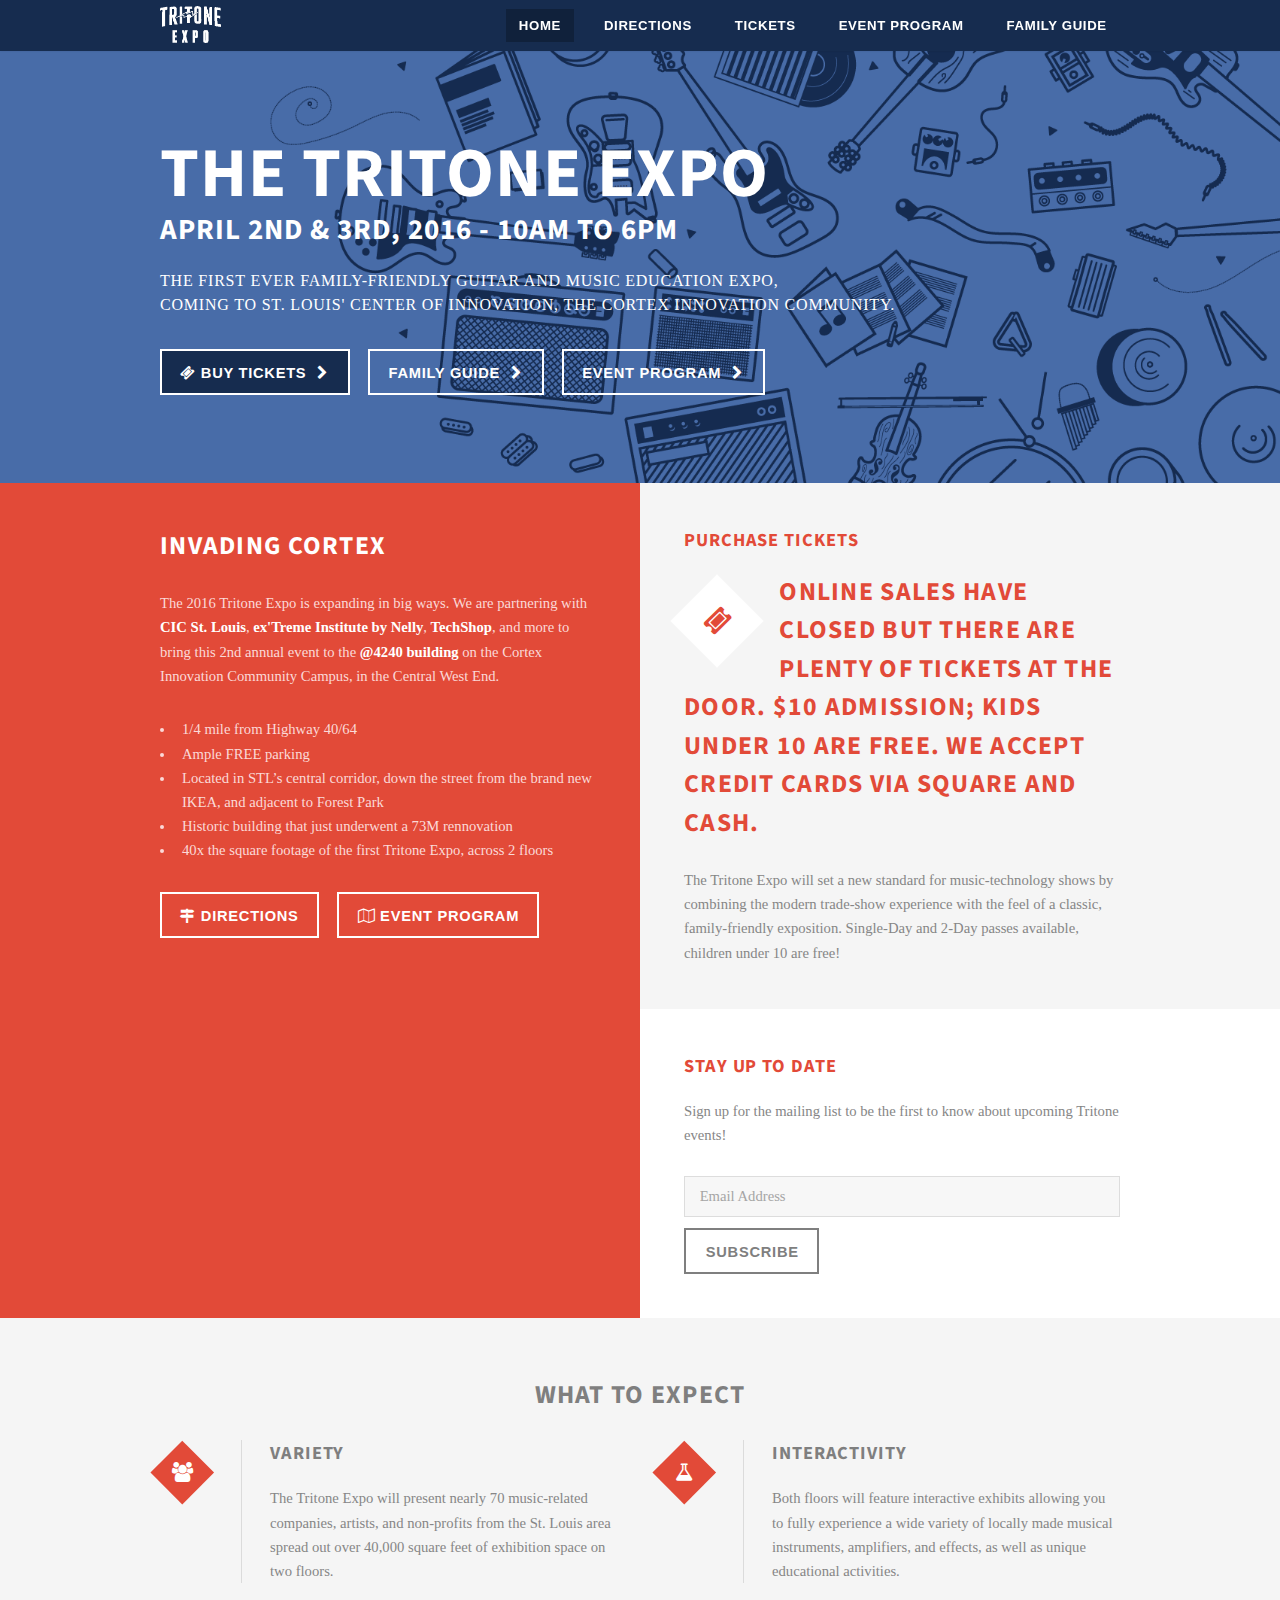
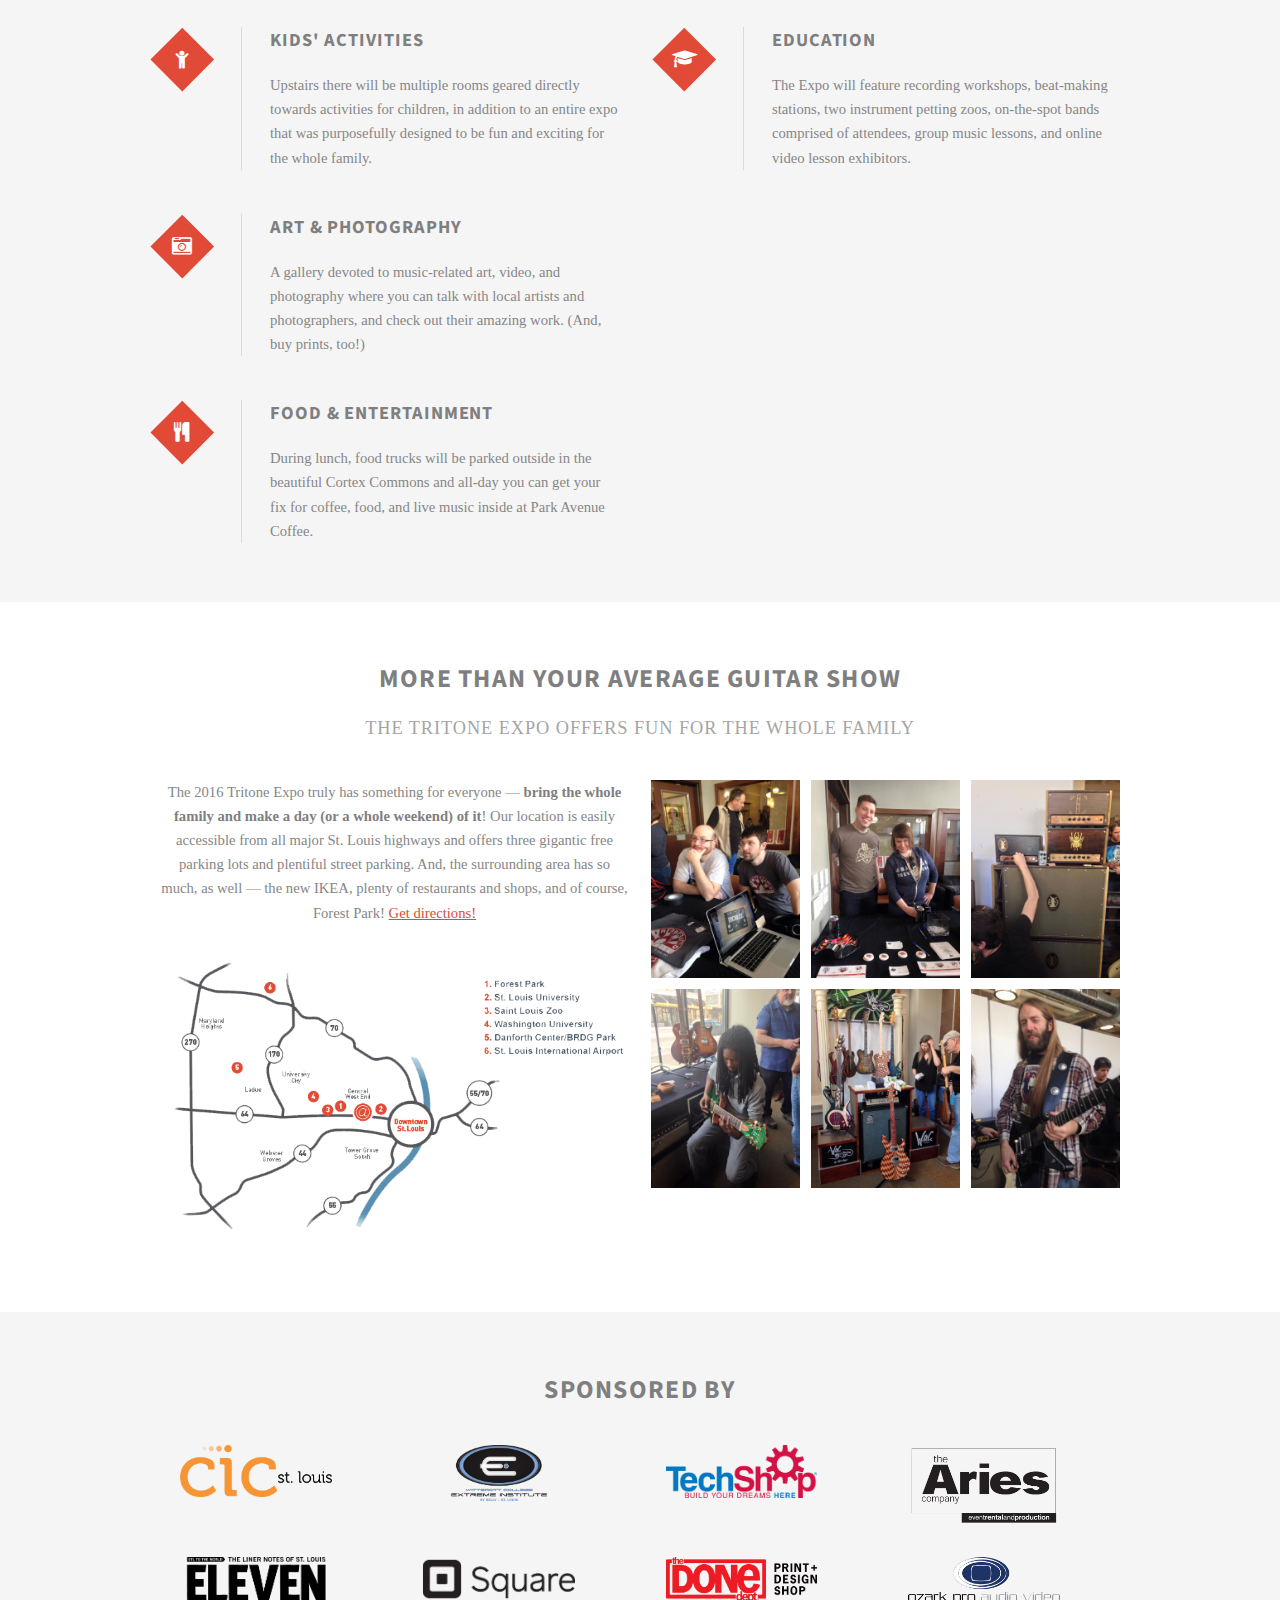
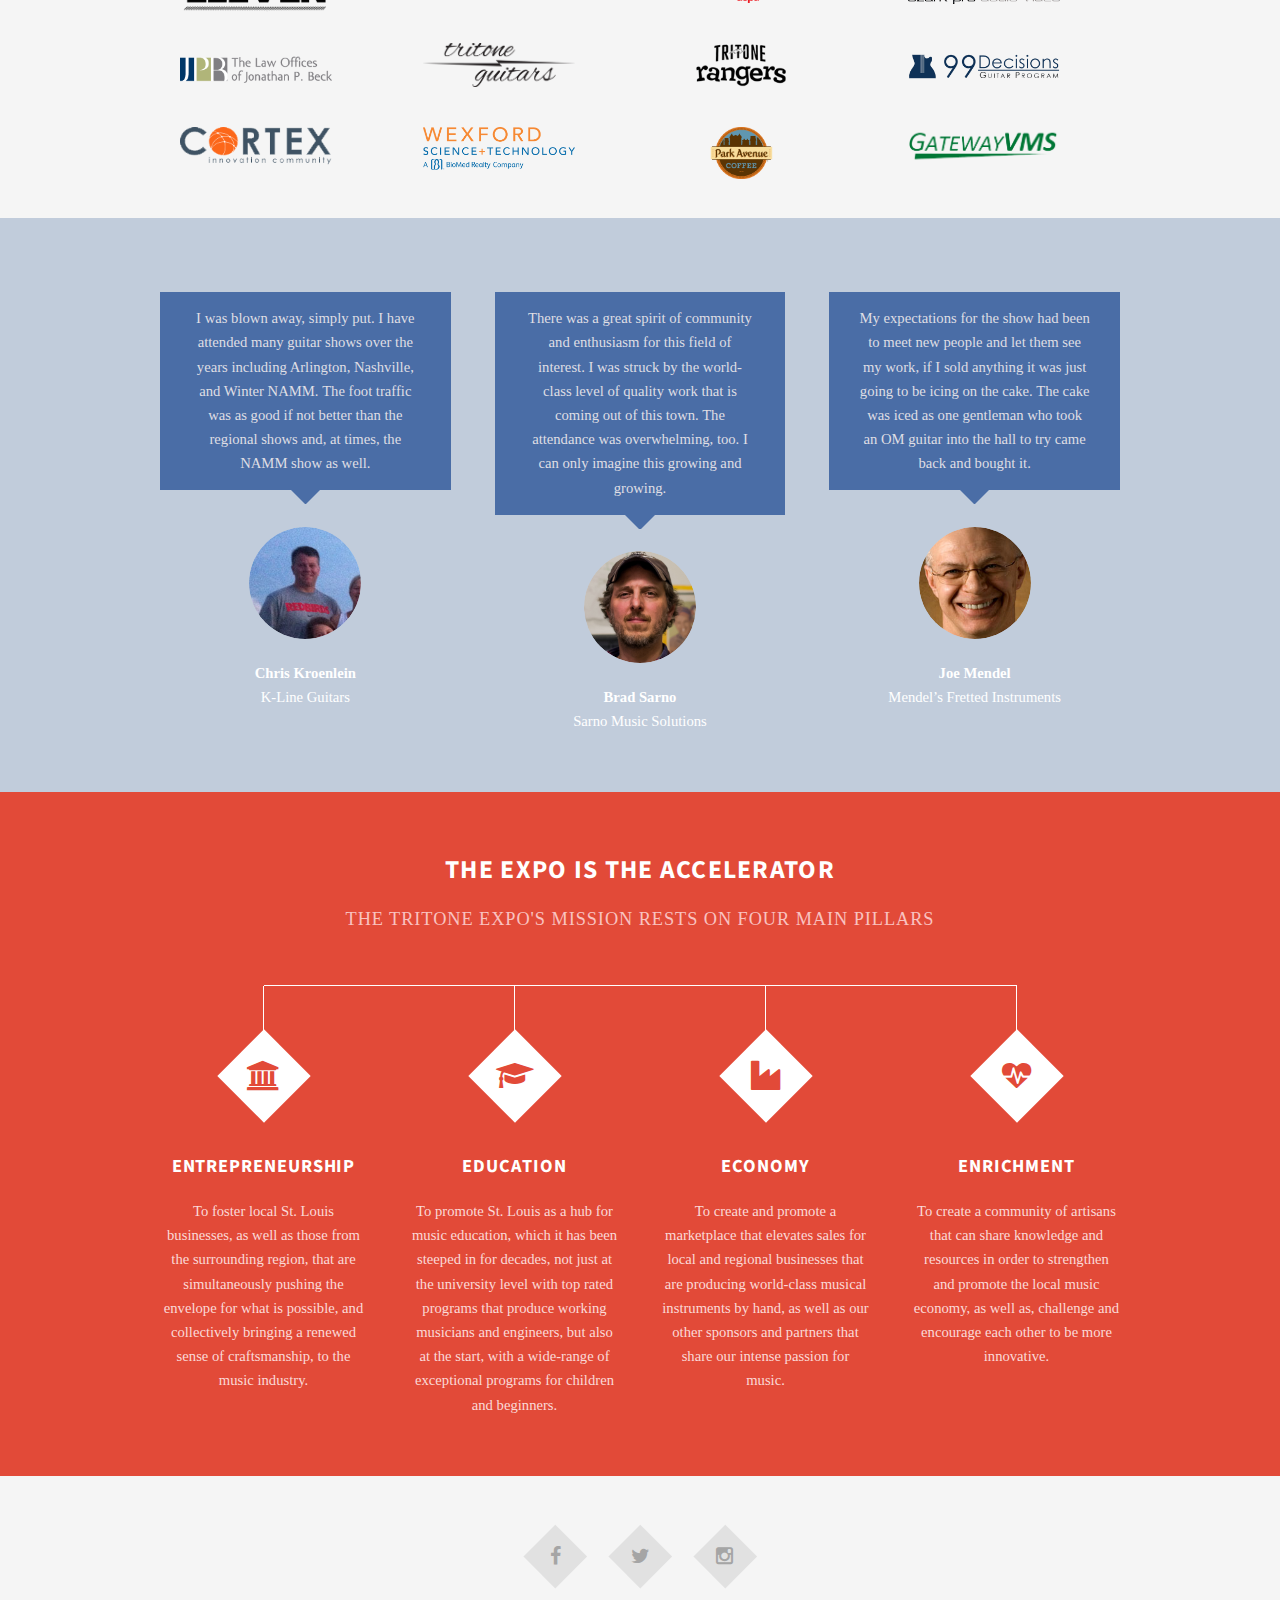
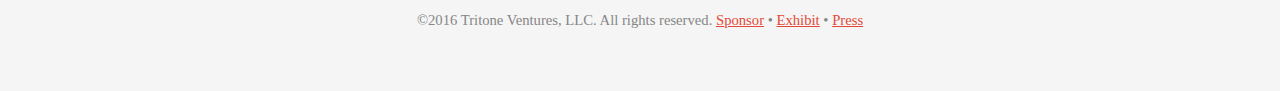
<file: index.html>
<!DOCTYPE HTML>
<!--
  Scalar by Pixelarity
  pixelarity.com @pixelarity
  License: pixelarity.com/license
-->
<html>
  <head>
    <meta charset="utf-8" />
    <meta name="viewport" content="width=device-width, initial-scale=1" />
    <meta http-equiv='x-dns-prefetch-control' content='on'>
    <link rel="dns-prefetch" href="//www.google-analytics.com">
    <link rel="dns-prefetch" href="//widgets.shopifyapps.com">
    
    <title>The 2016 Tritone Expo - April 2nd & 3rd</title>    
    <meta name="description" content="The 2016 Tritone Expo will set a new standard for music and technology related shows by combining the modern trade-show experience with the feel of a classic exposition — a first for our industry.">
    <meta property="og:title" content="The 2016 Tritone Expo - April 2nd & 3rd" />
    <meta property="og:site_name" content="Tritone Expo"/>
    <meta property="og:description" content="The 2016 Tritone Expo will set a new standard for music and technology related shows by combining the modern trade-show experience with the feel of a classic exposition — a first for our industry." />
    <meta property="og:type" content="website" />
    <meta property="fb:admins" content="1627077502" />
    <meta property="og:image" content="http://tritoneexpo.com/images/tritone-expo-social-share-facebook.png" />
    <meta property="og:url" content="http://tritoneexpo.com/" />
    <meta name="twitter:card" content="summary_large_image">
    <meta name="twitter:site" content="@tritoneexpo">
    <meta name="twitter:creator" content="@tritoneexpo">
    <meta name="twitter:title" content="The 2016 Tritone Expo - April 2nd & 3rd">
    <meta name="twitter:description" content="The 2016 Tritone Expo will set a new standard for music and technology related shows by combining the modern trade-show experience with the feel of a classic exposition — a first for our industry.">
    <meta name="twitter:image:src" content="http://tritoneexpo.com/images/tritone-expo-social-share-twitter.png">
    <link type="text/plain" rel="author" href="http://tritoneexpo.com/humans.txt" />

    <!--[if lte IE 8]><script src="assets/js/ie/html5shiv.js"></script><![endif]-->
    <link href='https://fonts.googleapis.com/css?family=Source+Sans+Pro:400,700|Roboto:400,700' rel='stylesheet' type='text/css'>
    <link rel="stylesheet" href="assets/css/fonts.css" />
    <link rel="stylesheet" href="assets/css/font-awesome.min.css" />
    <link rel="stylesheet" href="assets/css/main.css" />
    <!--[if lte IE 8]><link rel="stylesheet" href="assets/css/ie8.css" /><![endif]-->
  </head>
  <body class="landing">

    <!-- Header -->
    <header id="header">
      <div class="container">
        <!--<h1><a href="index.html" class="icon fa-cube">The Tritone Expo</a></h1>-->
        <a href="/" class=""><img src="images/expo-logo-small.png" id="logo"></a>
        <nav id="nav">
          <ul>
            <li class="current"><a href="/">Home</a></li>
            <li class=""><a href="directions">Directions</a></li>
            <li class=""><a href="attend">Tickets</a></li>
            <li class=""><a href="event-program">Event Program</a></li>
            <li class=""><a href="family-guide">Family Guide</a></li>
          </ul>
        </nav>
      </div>
    </header>

    <!-- Page Wrapper -->
    <div id="page-wrapper">

      <!-- Banner -->
      <section id="banner">
        <div class="container">
          <header>
            <h2>The Tritone Expo</h2>
            <h3>April 2nd &amp; 3rd, 2016 - 10am to 6pm</h3>
            <p>The first ever family-friendly guitar and music education expo,<br>
            coming to St. Louis' center of innovation, the Cortex Innovation Community.</p>
          </header>
          <ul class="actions">
            <li><a href="attend" class="button icon icon-after fa-chevron-right tickets-main"><i class="fa fa-ticket"></i> Buy Tickets</a></li>
            <li><a href="family-guide" class="button icon icon-after fa-chevron-right">Family Guide</a></li>
            <li><a href="event-program" class="button icon icon-after fa-chevron-right">Event Program</a></li>
          </ul>
        </div>
      </section>

      <!-- One -->
      <section id="one" class="wrapper style1 split">
        <div class="container">
          <div class="primary">
            <h2>Invading Cortex</h2>
            <p>The 2016 Tritone Expo is expanding in big ways. We are partnering with <strong>CIC St. Louis</strong>, <strong>ex'Treme Institute by Nelly</strong>, <strong>TechShop</strong>, and more to bring this 2nd annual event to the <strong>@4240 building</strong> on the Cortex Innovation Community Campus, in the Central West End.</p>
            <ul>
              <li>1/4 mile from Highway 40/64</li>
              <li>Ample FREE parking</li>
              <li>Located in STL’s central corridor, down the street from the brand new IKEA, and adjacent to Forest Park</li>
              <li>Historic building that just underwent a 73M rennovation</li>
              <li>40x the square footage of the first Tritone Expo, across 2 floors</li>
            </ul>
            <ul class="actions">
              <li><a href="directions" class="button"><span class="icon fa-map-signs"></span> Directions</a></li>
              <li><a href="event-program" class="button"><span class="icon fa-map-o"></span> Event Program</a></li>
            </ul>
          </div>
          <div class="secondary">
            <section>
              <h3>Purchase Tickets</h3>
              <div id="ticket-block" style="margin-bottom: 1em;">
                <span class="icon major fa-ticket pull-left"></span>
                <h2>ONLINE SALES HAVE CLOSED BUT THERE ARE PLENTY OF TICKETS AT THE DOOR. $10 ADMISSION; KIDS UNDER 10 ARE FREE. WE ACCEPT CREDIT CARDS VIA SQUARE AND CASH.</h2>
              </div>
              <p>The Tritone Expo will set a new standard for music-technology shows by combining the modern trade-show experience with the feel of a classic, family-friendly exposition. Single-Day and 2-Day passes available, children under 10 are free!</p>
            </section>
            <section>
              <h3>Stay Up To Date</h3>
              <p>Sign up for the mailing list to be the first to know about upcoming Tritone events!</p>
              <form action="//tritonerangers.us12.list-manage.com/subscribe/post?u=7ed9dac71f58e1384379e48a7&amp;id=cb5a251029" method="post" id="mc-embedded-subscribe-form" name="mc-embedded-subscribe-form" class="validate" target="_blank" novalidate>
                <div style="position: absolute; left: -5000px;" aria-hidden="true"><input type="text" name="b_7ed9dac71f58e1384379e48a7_cb5a251029" tabindex="-1" value=""></div>
                <div class="row uniform 50%">
                  <div class="12u$">
                    <input type="email" value="" name="EMAIL" class="required email" placeholder="Email Address" id="mce-EMAIL">
                  </div>
                  <div class="12u$">
                    <ul class="actions">
                      <li><input type="submit" value="Subscribe" name="subscribe" id="mc-embedded-subscribe" class="button icon fa-paper-plane"></li>
                    </ul>
                  </div>
                </div>
              </form>
            </section>
          </div>
        </div>
      </section>

      <!-- Two -->
      <section id="two" class="wrapper style2 special">
        <div class="container">
          <header>
            <h2>What To Expect</h2>
          </header>
          <div class="box alt">
            <div class="row uniform 200%">
              <div class="4u 6u(large) 12u$(medium)">
                <section class="feature">
                  <span class="icon major fa-group"></span>
                  <h3>Variety</h3>
                  <p>The Tritone Expo will present nearly 70 music-related companies, artists, and non-profits from the St. Louis area spread out over 40,000 square feet of exhibition space on two floors.</p>
                </section>
              </div>
              <div class="4u 6u$(large) 12u$(medium)">
                <section class="feature">
                  <span class="icon major fa-flask"></span>
                  <h3>Interactivity</h3>
                  <p>Both floors will feature interactive exhibits allowing you to fully experience a wide variety of locally made musical instruments, amplifiers, and effects, as well as unique educational activities.</p>
                </section>
              </div>
              <div class="4u$ 6u(large) 12u$(medium)">
                <section class="feature">
                  <span class="icon major fa-child"></span>
                  <h3>Kids' Activities</h3>
                  <p>Upstairs there will be multiple rooms geared directly towards activities for children, in addition to an entire expo that was purposefully designed to be fun and exciting for the whole family.</p>
                </section>
              </div>
              <div class="4u 6u(large) 12u$(medium)">
                <section class="feature">
                  <span class="icon major fa-graduation-cap"></span>
                  <h3>Education</h3>
                  <p>The Expo will feature recording workshops, beat-making stations, two instrument petting zoos, on-the-spot bands comprised of attendees, group music lessons, and online video lesson exhibitors.</p>
                </section>										
              </div>
              <div class="4u 6u$(large) 12u$(medium)">
                <section class="feature">
                  <span class="icon major fa-camera-retro"></span>
                  <h3>Art & Photography</h3>
                  <p>A gallery devoted to music-related art, video, and photography where you can talk with local artists and photographers, and check out their amazing work. (And, buy prints, too!)</p>
                </section>
              </div>
              <div class="4u$ 6u$(large) 12u$(medium)">
                <section class="feature">
                  <span class="icon major fa-cutlery"></span>
                  <h3>Food &amp; Entertainment</h3>
                  <p>During lunch, food trucks will be parked outside in the beautiful Cortex Commons and all-day you can get your fix for coffee, food, and live music inside at Park Avenue Coffee.</p>
                </section>
              </div>
            </div>
          </div>
        </div>
      </section>

      <!-- Three -->
      <section id="three" class="wrapper style3 special">
        <div class="container">
          <header>
            <h2>More Than Your Average Guitar Show</h2>
            <p>The Tritone Expo Offers Fun For The Whole Family</p>
          </header>
          <div class="row 100% uniform">
            <div class="6u 12u$(medium)">
              <p>The 2016 Tritone Expo truly has something for everyone — <strong>bring the whole family and make a day (or a whole weekend) of it</strong>! Our location is easily accessible from all major St. Louis highways and offers three gigantic free parking lots and plentiful street parking. And, the surrounding area has so much, as well — the new IKEA, plenty of restaurants and shops, and of course, Forest Park! <a href="directions">Get directions!</a></p>
              <span class="image fit">
                <img src="images/expo-corridor-map.png" alt="" class="image fit" />
              </span>
            </div>
            <div class="6u$ 12u$(medium)">
              <div class="row 50% uniform">
                <div class="4u 4u(xsmall)">
                  <span class="image fit">
                    <img src="images/first-expo2.jpg">
                  </span>
                </div>
                <div class="4u 4u(xsmall)">
                  <span class="image fit">
                    <img src="images/first-expo3.jpg">
                  </span>
                </div>
                <div class="4u$ 4u$(xsmall)">
                  <span class="image fit">
                    <img src="images/first-expo4.jpg">
                  </span>
                </div>
                <div class="4u 4u(xsmall)">
                  <span class="image fit">
                    <img src="images/first-expo5.jpg">
                  </span>
                </div>
                <div class="4u 4u(xsmall)">
                  <span class="image fit">
                    <img src="images/first-expo6.jpg">
                  </span>
                </div>
                <div class="4u$ 4u$(xsmall)">
                  <span class="image fit">
                    <img src="images/first-expo7.jpg">
                  </span>
                </div>
              </div>
            </div>
          </div>
        </section>

        <section id="four sponsors" class="wrapper style2 special">
          <div class="container">
            <header>
              <h2>Sponsored By</h2>
            </header>
            <div class="row uniform 50%">
                <div class="3u 6u(small)"><span class="sponsor image fit"><a href="http://stl.cic.us" target="_blank"><img src="images/cicstl.png" alt="CIC St. Louis"></a></span></div>
                <div class="3u 6u$(small)"><span class="sponsor image fit"><a href="http://eibynelly.com" target="_blank"><img src="images/eibynelly.png" alt="ex'Treme Institute by Nelly"></a></span></div>
                <div class="3u 6u(small)"><span class="sponsor image fit"><a href="http://www.techshop.ws" target="_blank"><img src="images/techshop.png" alt="TechShop"></a></span></div>
                <div class="3u$ 6u$(small)"><span class="sponsor image fit"><a href="http://ariescompany.com" target="_blank"><img src="images/aries.png" alt="The Aries Company"></a></span></div>
                <div class="3u 6u(small)"><span class="sponsor image fit"><a href="http://www.elevenmusicmag.com/" target="_blank"><img src="images/eleven-mag.png" alt="Eleven Magazine St. Louis"></a></span></div>
                <div class="3u 6u$(small)"><span class="sponsor image fit"><a href="https://squareup.com/i/521993A3" target="_blank"><img src="images/square.png" alt="Square"></a></span></div>
                <div class="3u 6u(small)"><span class="sponsor image fit"><a href="http://www.thedonedept.com" target="_blank"><img src="images/done-dept.png" alt="The Done Dept. Print + Design Shop"></a></span></div>
                <div class="3u$ 6u$(small)"><span class="sponsor image fit"><a href="http://ozarkproav.com" target="_blank"><img src="images/opav.png" alt="Ozark Pro Audio Video"></a></span></div> 
                <div class="3u 6u(small)"><span class="sponsor image fit"><a href="http://jpbecklaw.com" target="_blank"><img src="images/jpblaw.png" alt="The Law Offices of Jonathan P. Beck"></a></span></div>
                <div class="3u 6u$(small)"><span class="sponsor image fit"><a href="http://tritone-guitars.com" target="_blank"><img src="images/tritone-guitars.png" alt="Tritone Guitars"></a></span></div>
                <div class="3u 6u(small)"><span class="sponsor image fit"><a href="http://tritonerangers.com" target="_blank"><img src="images/tritone-rangers.png" alt="Tritone Rangers"></a></span></div>
                <div class="3u$ 6u$(small)"><span class="sponsor image fit"><a href="http://wexfordscitech.com" target="_blank"><img src="images/99-decisions.png" alt="Wexford Science & Technology"></a></span></div>
                <div class="3u 6u(small)"><span class="sponsor image fit"><a href="http://cortexstl.com" target="_blank"><img src="images/cortex-logo.png" alt="Cortex Innovation Community St. Louis"></a></span></div>
                <div class="3u 6u$(small)"><span class="sponsor image fit"><a href="http://wexfordscitech.com" target="_blank"><img src="images/wexford.png" alt="Wexford Science & Technology"></a></span></div>
                <div class="3u 6u(small)"><span class="sponsor image fit"><a href="http://parkavenuecoffee.com" target="_blank"><img src="images/parkavenue.png" alt="Park Avenue Coffee"></a></span></div>
                <div class="3u$ 6u$(small)"><span class="sponsor image fit"><a href="http://gatewayvms.org" target="_blank"><img src="images/GVMS-logo.png" alt="GatewayVMS"></a></span></div>
            </div>
          </div>
        </section>

        <!-- Four -->
        <section id="five" class="wrapper style4 special">
          <div class="container">
            <!--<h2></h2>-->
            <div class="row 200%">
              <div class="4u 12u$(medium)">
                <blockquote class="testimonial">
                  <p>I was blown away, simply put. I have attended many guitar shows over the years including Arlington, Nashville, and Winter NAMM. The foot traffic was as good if not better than the regional shows and, at times, the NAMM show as well.</p>
                  <cite>
                    <span class="image style2"><img src="images/kline-avatar.jpg" width="112" height="112" alt="" /></span>
                    <span class="name">Chris Kroenlein</span>
                    <span class="title">K-Line Guitars</span>
                  </cite>
                </blockquote>
              </div>
              <div class="4u 12u$(medium)">
                <blockquote class="testimonial">
                  <p>There was a great spirit of community and enthusiasm for this field of interest. I was struck by the world-class level of quality work that is coming out of this town. The attendance was overwhelming, too. I can only imagine this growing and growing.</p>
                  <cite>
                    <span class="image style2"><img src="images/sarno-avatar.jpg" alt="" width="112" height="112" /></span>
                    <span class="name">Brad Sarno</span>
                    <span class="title">Sarno Music Solutions</span>
                  </cite>
                </blockquote>
              </div>
              <div class="4u 12u$(medium)">
                <blockquote class="testimonial">
                  <p>My expectations for the show had been to meet new people and let them see my work, if I sold anything it was just going to be icing on the cake.  The cake was iced as one gentleman who took an OM guitar into the hall to try came back and bought it.</p>
                  <cite>
                    <span class="image style2"><img src="images/mendel-avatar.jpg" width="112" height="112" alt="" /></span>
                    <span class="name">Joe Mendel</span>
                    <span class="title">Mendel’s Fretted Instruments</span>
                  </cite>
                </blockquote>
              </div>
            </div>
          </div>
        </section>

        <!-- Five -->
        <section id="six" class="wrapper style1 special">
          <div class="container">
            <header>
              <h2>The Expo Is The Accelerator</h2>
              <p>The Tritone Expo's Mission Rests On Four Main Pillars</p>
            </header>
            <div class="row 200%">
              <div class="3u 12u$(small)">
                <section class="tree first">
                  <span class="icon major fa-institution"></span>
                  <h3>Entrepreneurship</h3>
                  <p>To foster local St. Louis businesses, as well as those from the surrounding region, that are simultaneously pushing the envelope for what is possible, and collectively bringing a renewed sense of craftsmanship, to the music industry.</p>
                </section>
              </div>
              <div class="3u 12u$(small)">
                <section class="tree">
                  <span class="icon major fa-graduation-cap"></span>
                  <h3>Education</h3>
                  <p>To promote St. Louis as a hub for music education, which it has been steeped in for decades, not just at the university level with top rated programs that produce working musicians and engineers, but also at the start, with a wide-range of exceptional programs for children and beginners.</p>
                </section>
              </div>
              <div class="3u 12u$(small)">
                <section class="tree">
                  <span class="icon major fa-industry"></span>
                  <h3>Economy</h3>
                  <p>To create and promote a marketplace that elevates sales for local and regional businesses that are producing world-class musical instruments by hand, as well as our other sponsors and partners that share our intense passion for music.</p>
                </section>
              </div>
              <div class="3u$ 12u$(small)">
                <section class="tree last">
                  <span class="icon major fa-heartbeat"></span>
                  <h3>Enrichment</h3>
                  <p>To create a community of artisans that can share knowledge and resources in order to strengthen and promote the local music economy, as well as, challenge and encourage each other to be more innovative.</p>
                </section>
              </div>
            </div>
          </div>
        </section>

        <!-- Footer -->
        <footer id="footer">
          <ul class="major-icons">
            <li><a href="https://www.facebook.com/tritoneexpo" class="icon fa-facebook" target="_blank"><span class="label">Facebook</span></a></li>
            <li><a href="https://twitter.com/tritoneexpo" class="icon fa-twitter" target="_blank"><span class="label">Twitter</span></a></li>
            <li><a href="https://instagram.com/tritoneexpo" class="icon fa-instagram" target="_blank"><span class="label">Email</span></a></li>
          </ul>
          <p class="copyright">&copy;2016 Tritone Ventures, LLC. All rights reserved. <a href="sponsor">Sponsor</a> &bull; <a href="exhibit">Exhibit</a> &bull; <a href="press">Press</a></p>
        </footer>

      </div>

      <div data-checkout_button_text="Checkout" data-cart_button_text="Cart" data-button_text_color="ffffff" data-button_background_color="e04b3e" data-background_color="ffffff" data-text_color="172d4e" data-accent_color="4a6da6" data-cart_title="Your Cart" data-discount_notice_text="Shipping and discount codes are added at checkout." data-cart_total_text="Total" data-sticky="true" data-empty_cart_text="Your cart is empty." data-embed_type="cart" data-shop="tritone-guitars.myshopify.com"></div>
      <script type="text/javascript">
        document.getElementById('ShopifyEmbedScript') || document.write('<script type="text/javascript" src="https://widgets.shopifyapps.com/assets/widgets/embed/client.js" id="ShopifyEmbedScript"><\/script>');
      </script>
      <!-- Scripts -->
      <script src="assets/js/jquery.min.js"></script>
      <script src="assets/js/jquery.dropotron.min.js"></script>
      <script src="assets/js/skel.min.js"></script>
      <script src="assets/js/util.js"></script>
      <!--[if lte IE 8]><script src="assets/js/ie/respond.min.js"></script><![endif]-->
      <script src="assets/js/main.js"></script>

      <script>
        (function(i,s,o,g,r,a,m){i['GoogleAnalyticsObject']=r;i[r]=i[r]||function(){
          (i[r].q=i[r].q||[]).push(arguments)},i[r].l=1*new Date();a=s.createElement(o),
          m=s.getElementsByTagName(o)[0];a.async=1;a.src=g;m.parentNode.insertBefore(a,m)
        })(window,document,'script','//www.google-analytics.com/analytics.js','ga');

        ga('create', 'UA-69978574-3', 'auto');
        ga('send', 'pageview');

      </script>
    </body>
  </html>
</file>
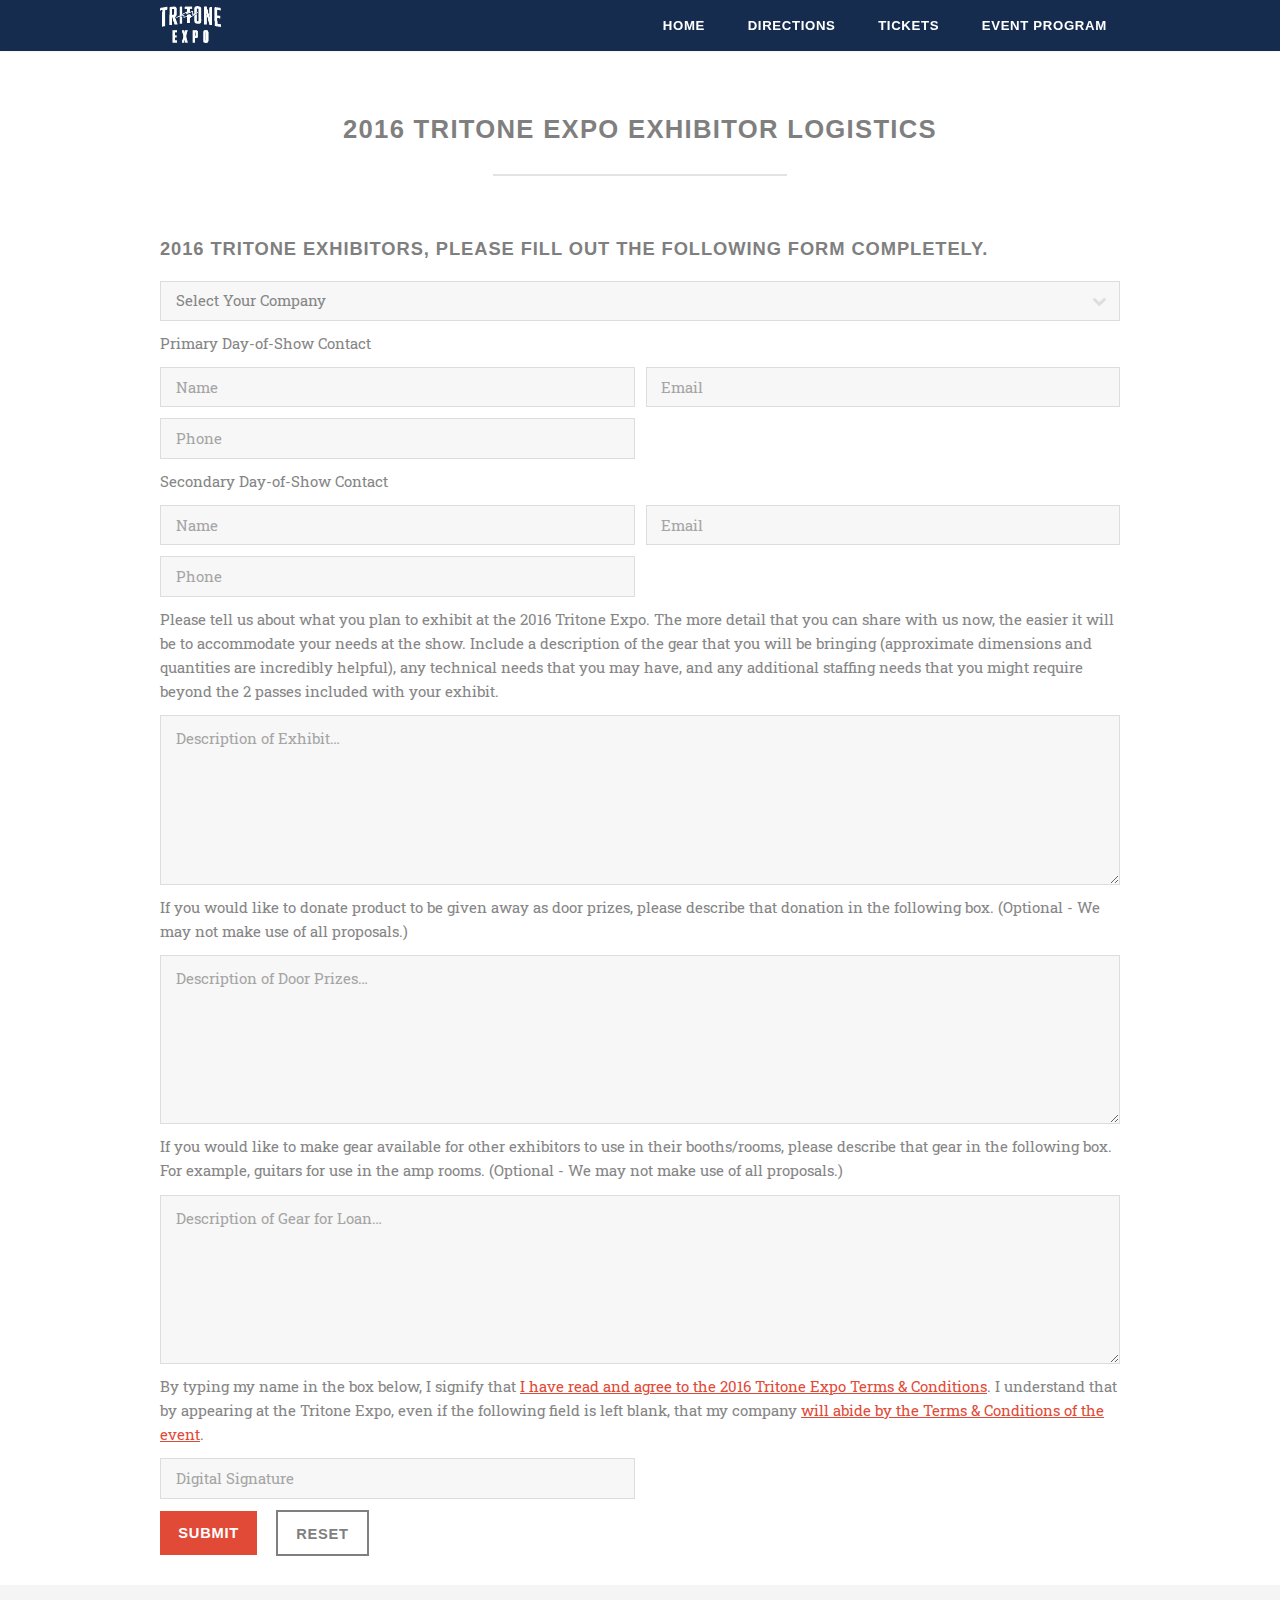
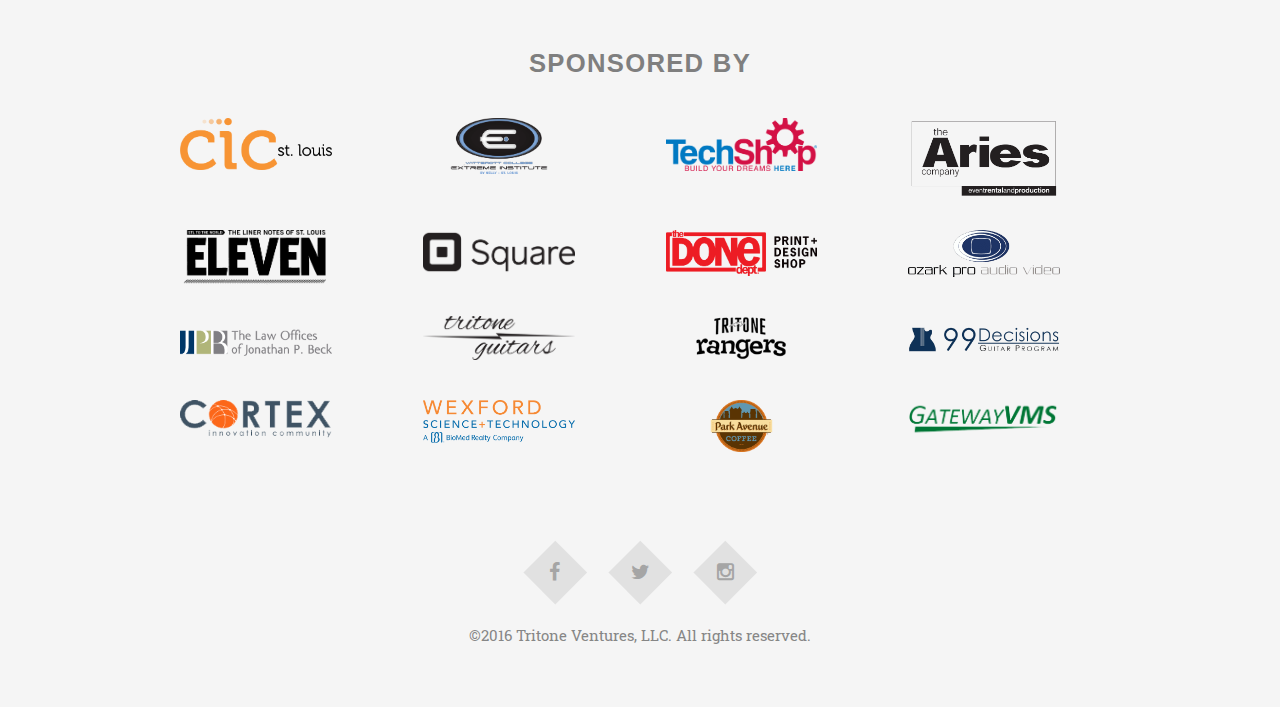
<file: 2016-exhibitor-logistics/index.html>
<!DOCTYPE HTML>
<!--
  Scalar by Pixelarity
  pixelarity.com @pixelarity
  License: pixelarity.com/license
-->
<html>
  <head>
    <meta charset="utf-8" />
    <meta name="viewport" content="width=device-width, initial-scale=1" />
    <meta http-equiv='x-dns-prefetch-control' content='on'>
    <link rel="dns-prefetch" href="//www.google-analytics.com">
    <link rel="dns-prefetch" href="//widgets.shopifyapps.com">

    <title>Exhibitor Logistics | The Tritone Expo</title>    
    <meta name="description" content="We are currently seeking innovative gear builders and music-related companies, artists, and non-profits to exhibit at the 2016 Tritone Expo.">
    <meta property="og:title" content="Exhibitor Logistics | The Tritone Expo" />
    <meta property="og:site_name" content="Tritone Expo"/>
    <meta property="og:description" content="We are currently seeking innovative gear builders and music-related companies, artists, and non-profits to exhibit at the 2016 Tritone Expo." />
    <meta property="og:type" content="website" />
    <meta property="fb:admins" content="1627077502" />
    <meta property="og:image" content="http://tritoneexpo.com/images/tritone-expo-social-share-facebook.png" />
    <meta property="og:url" content="http://tritoneexpo.com/exhibit/" />
    <meta name="twitter:card" content="summary_large_image">
    <meta name="twitter:site" content="@tritoneexpo">
    <meta name="twitter:creator" content="@tritoneexpo">
    <meta name="twitter:title" content="Exhibitor Logistics | The Tritone Expo">
    <meta name="twitter:description" content="We are currently seeking innovative gear builders and music-related companies, artists, and non-profits to exhibit at the 2016 Tritone Expo.">
    <meta name="twitter:image:src" content="http://tritoneexpo.com/images/tritone-expo-social-share-twitter.png">
    <link type="text/plain" rel="author" href="http://tritoneexpo.com/humans.txt" />

    <!--[if lte IE 8]><script src="assets/js/ie/html5shiv.js"></script><![endif]-->
    <link href='https://fonts.googleapis.com/css?family=Roboto+Slab:400,700' rel='stylesheet' type='text/css'>
    <link rel="stylesheet" href="../assets/css/fonts.css" />
    <link rel="stylesheet" href="../assets/css/font-awesome.min.css" />
    <link rel="stylesheet" href="../assets/css/main.css" />
    <!--[if lte IE 8]><link rel="stylesheet" href="assets/css/ie8.css" /><![endif]-->
  </head>
  <body>

    <!-- Header -->
    <header id="header">
      <div class="container">
        <!--<h1><a href="index.html" class="icon fa-cube">The Tritone Expo</a></h1>-->
        <a href="../" class=""><img src="../images/expo-logo-small.png" id="logo"></a>
        <nav id="nav">
          <ul>
            <li class=""><a href="../">Home</a></li>
            <li class=""><a href="../directions/">Directions</a></li>
            <li class=""><a href="../attend/">Tickets</a></li>
            <li class=""><a href="../event-program/">Event Program</a></li>
          </ul>
        </nav>
      </div>
    </header>

    <!-- Page Wrapper -->
    <div id="page-wrapper">

      <!-- Main-->
      <div id="main" class="wrapper style3">
        <div class="container">
          <header class="major">
            <h2>2016 Tritone Expo Exhibitor Logistics</h2>
          </header>

          <!-- Content -->
          <section id="content">
            <div class="row 50% uniform">
              <div class="12u$">
                <h3>2016 Tritone Exhibitors, please fill out the following form completely.</h3>
                <form action="//formspree.io/mike@tomkobombco.com" method="POST">
                  <input type="hidden" name="_subject" value="New Tritone Expo Exhibitor Logistics Response!" />
                  <input type="hidden" name="_cc" value="tritoneguitars@gmail.com" />
                  <input type="text" name="_gotcha" style="display:none" />
                  <input type="hidden" name="_next" value="//tritoneexpo.com/2016-exhibitor-logistics/?thanks=true" />
                  <div class="row uniform 50%">
                    <div class="12u$">
                      <div class="select-wrapper">
                        <select name="Company" id="company">
                          <option value="-">Select Your Company</option>
                          <option value="K-Line Guitars">K-Line Guitars</option>
                          <option value="Rock Road Custom Guitars">Rock Road Custom Guitars</option>
                          <option value="Sanctum Guitars">Sanctum Guitars</option>
                          <option value="Thos' Custom Guitars">Thos' Custom Guitars</option>
                          <option value="ESB Custom Guitars">ESB Custom Guitars</option>
                          <option value="Stolzer Custom Guitars">Stolzer Custom Guitars</option>
                          <option value="Metalin' Guitars">Metalin' Guitars</option>
                          <option value="Tritone Rangers">Tritone Rangers</option>
                          <option value="Weapon of Choice Basses and Guitars">Weapon of Choice Basses and Guitars</option>
                          <option value="Fishbone Bass">Fishbone Bass</option>
                          <option value="CertainBass">CertainBass</option>
                          <option value="Rein Guitars">Rein Guitars</option>
                          <option value="Hollow Tree Acoustics">Hollow Tree Acoustics</option>
                          <option value="Mendel's Fretted Instruments">Mendel's Fretted Instruments</option>
                          <option value="Wudwerks">Wudwerks</option>
                          <option value="Radicic Guitars">Radicic Guitars</option>
                          <option value="Bearfoot FX">Bearfoot FX</option>
                          <option value="Sarno Music Solutions">Sarno Music Solutions</option>
                          <option value="Dunn Effects">Dunn Effects</option>
                          <option value="CroyTone Audio">CroyTone Audio</option>
                          <option value="Pete's Pedals">Pete's Pedals</option>
                          <option value="Tone Love">Tone Love</option>
                          <option value="TechShop">TechShop</option>
                          <option value="Goez Musical Products">Goez Musical Products</option>
                          <option value="JF GuitarWorks">JF GuitarWorks</option>
                          <option value="Tritone Guitars">Tritone Guitars</option>
                          <option value="Eastgrove Pickups">Eastgrove Pickups</option>
                          <option value="Magic Room Brand">Magic Room Brand</option>
                          <option value="St. Louis Guitar Slides">St. Louis Guitar Slides</option>
                          <option value="Embie Concepts">Embie Concepts</option>
                          <option value="Jeri Designs Guitar Straps">Jeri Designs Guitar Straps</option>
                          <option value="Midwest Guitar Luthier & Repair">Midwest Guitar Luthier & Repair</option>
                          <option value="Hibdon Hardwood">Hibdon Hardwood</option>
                          <option value="Exotic Wood Zone">Exotic Wood Zone</option>
                          <option value="St. Louis SCORE">St. Louis SCORE</option>
                          <option value="Ozark Pro Audio Video">Ozark Pro Audio Video</option>
                          <option value="Direct Sound">Direct Sound</option>
                          <option value="Locomotive Audio">Locomotive Audio</option>
                          <option value="Firebrand Recording">Firebrand Recording</option>
                          <option value="SmithLee Productions">SmithLee Productions</option>
                          <option value="Gaslight Studios">Gaslight Studios</option>
                          <option value="Jettison Studios">Jettison Studios</option>
                          <option value="Native Sound Recording">Native Sound Recording</option>
                          <option value="Khan Audio">Khan Audio</option>
                          <option value="Pearl Pro Audio">Pearl Pro Audio</option>
                          <option value="ex'Treme Institute by Nelly">ex'Treme Institute by Nelly</option>
                          <option value="School Of Rock">School Of Rock</option>
                          <option value="99 Decisions">99 Decisions</option>
                          <option value="Playing for the Cause">Playing for the Cause</option>
                          <option value="Folk School of KDHX">Folk School of KDHX</option>
                          <option value="Prestige Performers">Prestige Performers</option>
                          <option value="Online Lesson Videos/Lessons With Troy">Online Lesson Videos/Lessons With Troy</option>
                          <option value="Play Better Banjo">Play Better Banjo</option>
                          <option value="Open Studio Network">Open Studio Network</option>
                          <option value="MAP St. Louis">MAP St. Louis</option>
                          <option value="Magnatone">Magnatone</option>
                          <option value="Mills Custom Music Company">Mills Custom Music Company</option>
                          <option value="Longbeard Amplification">Longbeard Amplification</option>
                          <option value="Rockitt Retro">Rockitt Retro</option>
                          <option value="Landry Amps">Landry Amps</option>
                          <option value="The Reapercussionist">The Reapercussionist</option>
                          <option value="Adam Bertels Creative">Adam Bertels Creative</option>
                          <option value="Eleven Magazine">Eleven Magazine</option>
                          <option value="The Done Dept.">The Done Dept.</option>
                          <option value="Mark Dethrow Art">Mark Dethrow Art</option>
                          <option value="Corey Woodruff Photography">Corey Woodruff Photography</option>
                          <option value="A. Gillardi Photo">A. Gillardi Photo</option>
                          <option value="Music Vs Man">Music Vs Man</option>
                          <option value="Nate Burrell Photography">Nate Burrell Photography</option>
                          <option value="Sofar Sounds">Sofar Sounds</option>
                          <option value="Butt'n Booty">Butt'n Booty</option>
                        </select>
                      </div>
                    </div>
                    <div class="12u$">
                      <p>Primary Day-of-Show Contact</p>
                    </div>
                    <div class="6u 12u$(xsmall)">
                      <input type="text" name="primary_name" id="primary_name" value="" placeholder="Name" />
                    </div>
                    <div class="6u$ 12u$(xsmall)">
                      <input type="email" name="_replyto" id="primary_email" value="" placeholder="Email" />
                    </div>
                    <div class="6u 12u$(xsmall)">
                      <input type="tel" name="primary_phone" id="primary_phone" value="" placeholder="Phone" />
                    </div>
                    <div class="12u$">
                      <p>Secondary Day-of-Show Contact</p>
                    </div>
                    <div class="6u 12u$(xsmall)">
                      <input type="text" name="secondary_name" id="secondary_name" value="" placeholder="Name" />
                    </div>
                    <div class="6u$ 12u$(xsmall)">
                      <input type="email" name="secondary_email" id="secondary_email" value="" placeholder="Email" />
                    </div>
                    <div class="6u 12u$(xsmall)">
                      <input type="tel" name="secondary_phone" id="secondary_phone" value="" placeholder="Phone" />
                    </div>
                    <div class="12u$">
                      <p>Please tell us about what you plan to exhibit at the 2016 Tritone Expo. The more detail that you can share with us now, the easier it will be to accommodate your needs at the show. Include a description of the gear that you will be bringing (approximate dimensions and quantities are incredibly helpful), any technical needs that you may have, and any additional staffing needs that you might require beyond the 2 passes included with your exhibit.</p>
                    </div>
                    <div class="12u$">
                      <textarea name="exhibit_description" id="exhibit_description" placeholder="Description of Exhibit…" rows="6"></textarea>
                    </div>
                    <div class="12u$">
                      <p>If you would like to donate product to be given away as door prizes, please describe that donation in the following box. (Optional - We may not make use of all proposals.)</p>
                    </div>
                    <div class="12u$">
                      <textarea name="door_prizes" id="door_prizes" placeholder="Description of Door Prizes…" rows="6"></textarea>
                    </div>
                    <div class="12u$">
                      <p>If you would like to make gear available for other exhibitors to use in their booths/rooms, please describe that gear in the following box. For example, guitars for use in the amp rooms. (Optional - We may not make use of all proposals.)</p>
                    </div>
                    <div class="12u$">
                      <textarea name="gear_lending" id="gear_lending" placeholder="Description of Gear for Loan…" rows="6"></textarea>
                    </div>
                    <div class="12u$">
                      <p>By typing my name in the box below, I signify that <a href="../tritone-expo-exhibitor-contract.pdf" target="_blank">I have read and agree to the 2016 Tritone Expo Terms &amp; Conditions</a>. I understand that by appearing at the Tritone Expo, even if the following field is left blank, that my company <a href="../tritone-expo-exhibitor-contract.pdf" target="_blank">will abide by the Terms &amp; Conditions of the event</a>.</p>
                    </div>
                    <div class="6u 12u$(xsmall)">
                      <input type="text" name="signature" id="signature" value="" placeholder="Digital Signature" />
                    </div>
                    <div class="12u$">
                      <ul class="actions">
                        <li><input type="submit" value="Submit" class="special" /></li>
                        <li><input type="reset" value="Reset" /></li>
                      </ul>
                    </div>
                  </div>
                </form>
              </div>
            </section>
          </div>
        </div>

        <section id="four sponsors" class="wrapper style2 special">
          <div class="container">
            <header>
              <h2>Sponsored By</h2>
            </header>
            <div class="row uniform 50%">
              <div class="3u 6u(small)"><span class="sponsor image fit"><a href="http://stl.cic.us" target="_blank"><img src="../images/cicstl.png" alt="CIC St. Louis"></a></span></div>
              <div class="3u 6u$(small)"><span class="sponsor image fit"><a href="http://eibynelly.com" target="_blank"><img src="../images/eibynelly.png" alt="ex'Treme Institute by Nelly"></a></span></div>
              <div class="3u 6u(small)"><span class="sponsor image fit"><a href="http://www.techshop.ws" target="_blank"><img src="../images/techshop.png" alt="TechShop"></a></span></div>
              <div class="3u$ 6u$(small)"><span class="sponsor image fit"><a href="http://ariescompany.com" target="_blank"><img src="../images/aries.png" alt="The Aries Company"></a></span></div>
              <div class="3u 6u(small)"><span class="sponsor image fit"><a href="http://www.elevenmusicmag.com/" target="_blank"><img src="../images/eleven-mag.png" alt="Eleven Magazine St. Louis"></a></span></div>
              <div class="3u 6u$(small)"><span class="sponsor image fit"><a href="https://squareup.com" target="_blank"><img src="../images/square.png" alt="Square"></a></span></div>
              <div class="3u 6u(small)"><span class="sponsor image fit"><a href="http://www.thedonedept.com" target="_blank"><img src="../images/done-dept.png" alt="The Done Dept. Print + Design Shop"></a></span></div>
              <div class="3u$ 6u$(small)"><span class="sponsor image fit"><a href="http://ozarkproav.com" target="_blank"><img src="../images/opav.png" alt="Ozark Pro Audio Video"></a></span></div> 
              <div class="3u 6u(small)"><span class="sponsor image fit"><a href="http://jpbecklaw.com" target="_blank"><img src="../images/jpblaw.png" alt="The Law Offices of Jonathan P. Beck"></a></span></div>
              <div class="3u 6u$(small)"><span class="sponsor image fit"><a href="http://tritone-guitars.com" target="_blank"><img src="../images/tritone-guitars.png" alt="Tritone Guitars"></a></span></div>
              <div class="3u 6u(small)"><span class="sponsor image fit"><a href="http://tritonerangers.com" target="_blank"><img src="../images/tritone-rangers.png" alt="Tritone Rangers"></a></span></div>
              <div class="3u$ 6u$(small)"><span class="sponsor image fit"><a href="http://wexfordscitech.com" target="_blank"><img src="../images/99-decisions.png" alt="Wexford Science & Technology"></a></span></div>
              <div class="3u 6u(small)"><span class="sponsor image fit"><a href="http://cortexstl.com" target="_blank"><img src="../images/cortex-logo.png" alt="Cortex Innovation Community St. Louis"></a></span></div>
              <div class="3u 6u$(small)"><span class="sponsor image fit"><a href="http://wexfordscitech.com" target="_blank"><img src="../images/wexford.png" alt="Wexford Science & Technology"></a></span></div>
              <div class="3u 6u(small)"><span class="sponsor image fit"><a href="http://parkavenuecoffee.com" target="_blank"><img src="../images/parkavenue.png" alt="Park Avenue Coffee"></a></span></div>
              <div class="3u$ 6u$(small)"><span class="sponsor image fit"><a href="http://gatewayvms.org" target="_blank"><img src="../images/GVMS-logo.png" alt="GatewayVMS"></a></span></div>
            </div>
          </div>
        </section>

        <!-- Footer -->
        <footer id="footer">
          <ul class="major-icons">
            <li><a href="https://www.facebook.com/tritoneexpo" class="icon fa-facebook" target="_blank"><span class="label">Facebook</span></a></li>
            <li><a href="https://twitter.com/tritoneexpo" class="icon fa-twitter" target="_blank"><span class="label">Twitter</span></a></li>
            <li><a href="https://instagram.com/tritoneexpo" class="icon fa-instagram" target="_blank"><span class="label">Email</span></a></li>
          </ul>
          <p class="copyright">&copy;2016 Tritone Ventures, LLC. All rights reserved.</p>
        </footer>

      </div>

      <div data-checkout_button_text="Checkout" data-cart_button_text="Cart" data-button_text_color="ffffff" data-button_background_color="e04b3e" data-background_color="ffffff" data-text_color="172d4e" data-accent_color="4a6da6" data-cart_title="Your Cart" data-discount_notice_text="Shipping and discount codes are added at checkout." data-cart_total_text="Total" data-sticky="true" data-empty_cart_text="Your cart is empty." data-embed_type="cart" data-shop="tritone-guitars.myshopify.com"></div>
      <script type="text/javascript">
        document.getElementById('ShopifyEmbedScript') || document.write('<script type="text/javascript" src="https://widgets.shopifyapps.com/assets/widgets/embed/client.js" id="ShopifyEmbedScript"><\/script>');
      </script>
      <!-- Scripts -->
      <script src="../assets/js/jquery.min.js"></script>
      <script src="../assets/js/jquery.dropotron.min.js"></script>
      <script src="../assets/js/skel.min.js"></script>
      <script src="../assets/js/util.js"></script>
      <!--[if lte IE 8]><script src="assets/js/ie/respond.min.js"></script><![endif]-->
      <script src="../assets/js/main.js"></script>

      <script>
        $(document).ready(function() {
          var param = getQueryVariable("thanks");
          console.log(param);
          if (param == "true") { $('#main .container').prepend("<blockquote>Thank you for submitting the Exhibitor Logistics Form. We will review and be back in contact very soon.</blockquote>"); }
        });

        function getQueryVariable(variable)
        {
          var query = window.location.search.substring(1);
          var vars = query.split("&");
          for (var i=0;i<vars.length;i++) {
            var pair = vars[i].split("=");
            if(pair[0] == variable){return pair[1];}
          }
          return(false);
        }
      </script>

      <script>
        (function(i,s,o,g,r,a,m){i['GoogleAnalyticsObject']=r;i[r]=i[r]||function(){
          (i[r].q=i[r].q||[]).push(arguments)},i[r].l=1*new Date();a=s.createElement(o),
          m=s.getElementsByTagName(o)[0];a.async=1;a.src=g;m.parentNode.insertBefore(a,m)
        })(window,document,'script','//www.google-analytics.com/analytics.js','ga');

        ga('create', 'UA-69978574-3', 'auto');
        ga('send', 'pageview');

      </script>
    </body>
  </html>
</file>
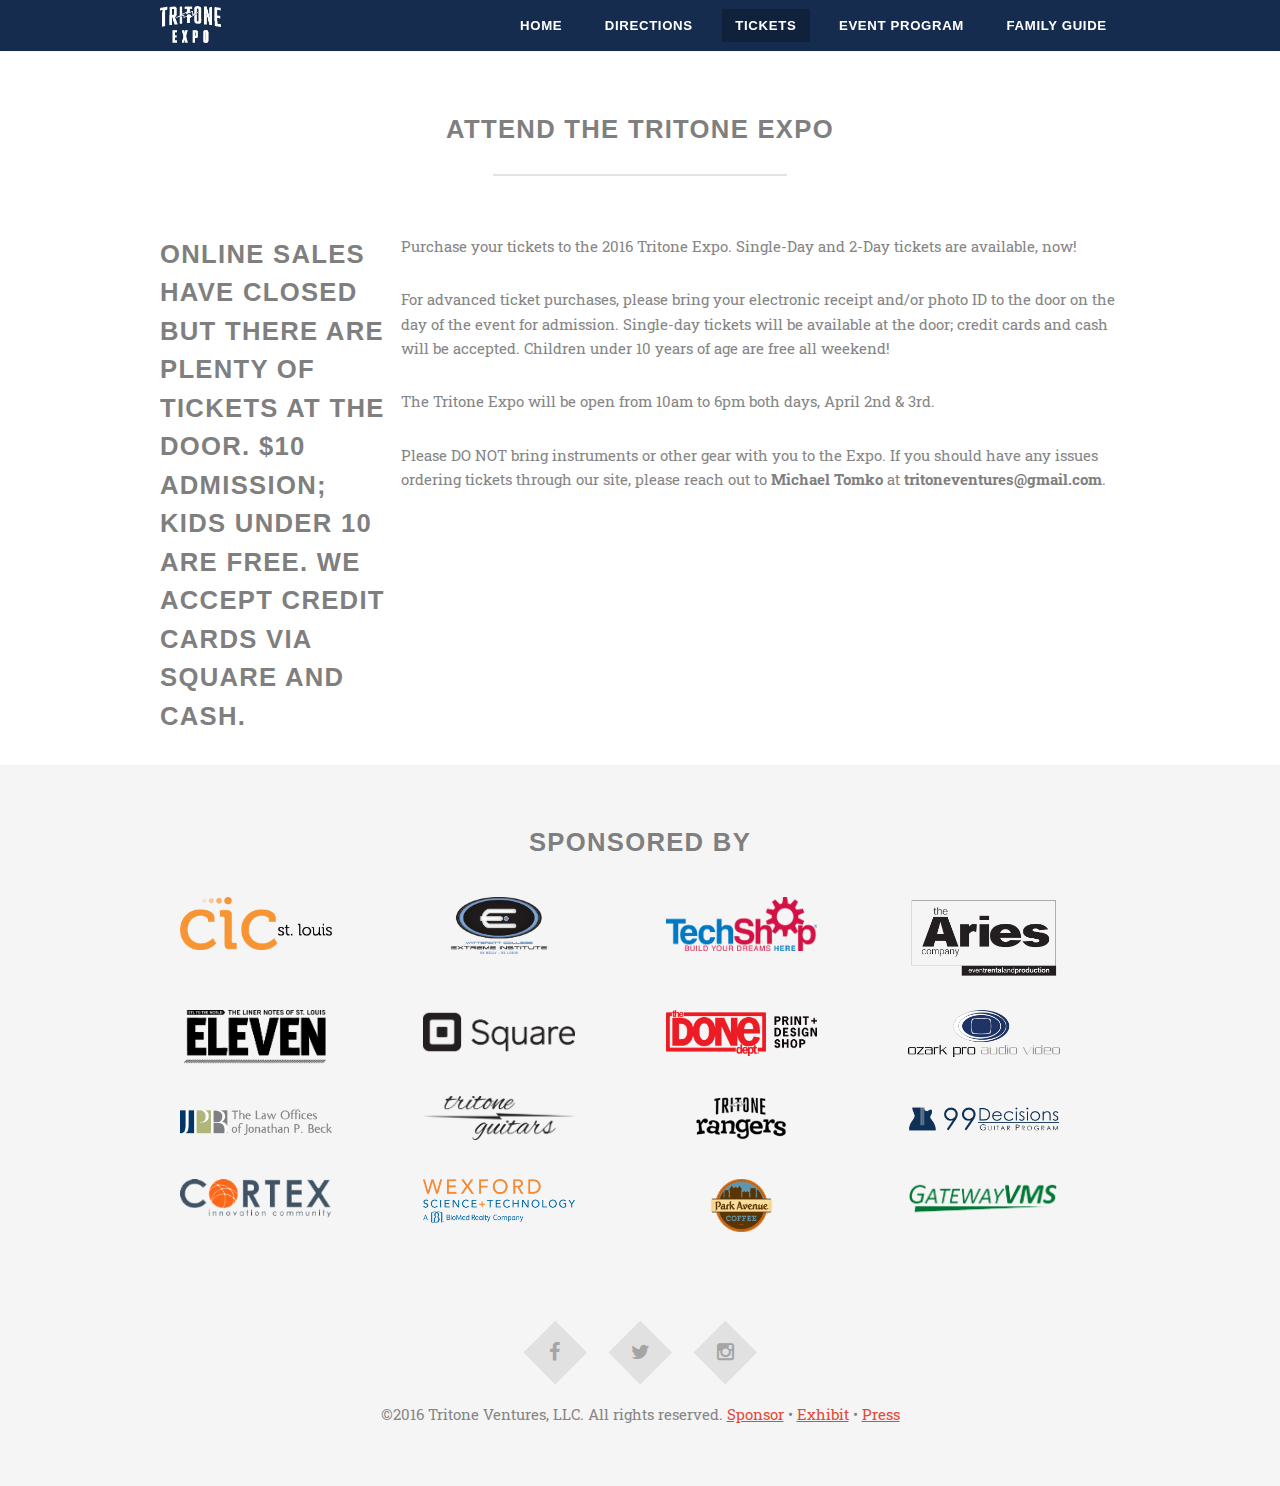
<file: attend/index.html>
<!DOCTYPE HTML>
<!--
  Scalar by Pixelarity
  pixelarity.com @pixelarity
  License: pixelarity.com/license
-->
<html>
  <head>
    <meta charset="utf-8" />
    <meta name="viewport" content="width=device-width, initial-scale=1" />
    <meta http-equiv='x-dns-prefetch-control' content='on'>
    <link rel="dns-prefetch" href="//www.google-analytics.com">
    <link rel="dns-prefetch" href="//widgets.shopifyapps.com">

    <title>Attend | The Tritone Expo</title>    
    <meta name="description" content="Purchase your tickets to the 2016 Tritone Expo. Single-Day and 2-Day passes are available!">
    <meta property="og:title" content="Attend | The Tritone Expo" />
    <meta property="og:site_name" content="Tritone Expo"/>
    <meta property="og:description" content="Purchase your tickets to the 2016 Tritone Expo. Single-Day and 2-Day passes are available!" />
    <meta property="og:type" content="website" />
    <meta property="fb:admins" content="1627077502" />
    <meta property="og:image" content="http://tritoneexpo.com/images/tritone-expo-social-share-facebook.png" />
    <meta property="og:url" content="http://tritoneexpo.com/attend/" />
    <meta name="twitter:card" content="summary_large_image">
    <meta name="twitter:site" content="@tritoneexpo">
    <meta name="twitter:creator" content="@tritoneexpo">
    <meta name="twitter:title" content="Attend | The Tritone Expo">
    <meta name="twitter:description" content="Purchase your tickets to the 2016 Tritone Expo. Single-Day and 2-Day passes are available!">
    <meta name="twitter:image:src" content="http://tritoneexpo.com/images/tritone-expo-social-share-twitter.png">
    <link type="text/plain" rel="author" href="http://tritoneexpo.com/humans.txt" />

    <!--[if lte IE 8]><script src="assets/js/ie/html5shiv.js"></script><![endif]-->
    <link href='https://fonts.googleapis.com/css?family=Roboto+Slab:400,700' rel='stylesheet' type='text/css'>
    <link rel="stylesheet" href="../assets/css/fonts.css" />
    <link rel="stylesheet" href="../assets/css/font-awesome.min.css" />
    <link rel="stylesheet" href="../assets/css/main.css" />
    <!--[if lte IE 8]><link rel="stylesheet" href="assets/css/ie8.css" /><![endif]-->
  </head>
  <body>

    <!-- Header -->
    <header id="header">
      <div class="container">
        <!--<h1><a href="index.html" class="icon fa-cube">The Tritone Expo</a></h1>-->
        <a href="../" class=""><img src="../images/expo-logo-small.png" id="logo"></a>
        <nav id="nav">
          <ul>
            <li class=""><a href="../">Home</a></li>
            <li class=""><a href="../directions">Directions</a></li>
            <li class="current"><a href="../attend">Tickets</a></li>
            <li class=""><a href="../event-program">Event Program</a></li>
            <li class=""><a href="../family-guide">Family Guide</a></li>
          </ul>
        </nav>
      </div>
    </header>

    <!-- Page Wrapper -->
    <div id="page-wrapper">

      <!-- Main-->
      <div id="main" class="wrapper style3">
        <div class="container">
          <header class="major">
            <h2>Attend The Tritone Expo</h2>
          </header>

          <!-- Content -->
          <section id="content">
            <div class="row 25% uniform">
              <div class="3u 12u$(small)">
                <h2>ONLINE SALES HAVE CLOSED BUT THERE ARE PLENTY OF TICKETS AT THE DOOR. $10 ADMISSION; KIDS UNDER 10 ARE FREE. WE ACCEPT CREDIT CARDS VIA SQUARE AND CASH.</h2>
              </div>
              <div class="9u$ 12u$(small)">
                <p>Purchase your tickets to the 2016 Tritone Expo. Single-Day and 2-Day tickets are available, now!</p>
                <p>For advanced ticket purchases, please bring your electronic receipt and/or photo ID to the door on the day of the event for admission. Single-day tickets will be available at the door; credit cards and cash will be accepted. Children under 10 years of age are free all weekend!</p>
                <p>The Tritone Expo will be open from 10am to 6pm both days, April 2nd & 3rd.</p>
                <p>Please DO NOT bring instruments or other gear with you to the Expo. If you should have any issues ordering tickets through our site, please reach out to <strong>Michael Tomko</strong> at <strong>tritoneventures@gmail.com</strong>.</p>
              </div>
            </div>
          </section>
        </div>
      </div>

      <section id="four sponsors" class="wrapper style2 special">
          <div class="container">
            <header>
              <h2>Sponsored By</h2>
            </header>
            <div class="row uniform 50%">
                <div class="3u 6u(small)"><span class="sponsor image fit"><a href="http://stl.cic.us" target="_blank"><img src="../images/cicstl.png" alt="CIC St. Louis"></a></span></div>
                <div class="3u 6u$(small)"><span class="sponsor image fit"><a href="http://eibynelly.com" target="_blank"><img src="../images/eibynelly.png" alt="ex'Treme Institute by Nelly"></a></span></div>
                <div class="3u 6u(small)"><span class="sponsor image fit"><a href="http://www.techshop.ws" target="_blank"><img src="../images/techshop.png" alt="TechShop"></a></span></div>
                <div class="3u$ 6u$(small)"><span class="sponsor image fit"><a href="http://ariescompany.com" target="_blank"><img src="../images/aries.png" alt="The Aries Company"></a></span></div>
                <div class="3u 6u(small)"><span class="sponsor image fit"><a href="http://www.elevenmusicmag.com/" target="_blank"><img src="../images/eleven-mag.png" alt="Eleven Magazine St. Louis"></a></span></div>
                <div class="3u 6u$(small)"><span class="sponsor image fit"><a href="https://squareup.com/i/521993A3" target="_blank"><img src="../images/square.png" alt="Square"></a></span></div>
                <div class="3u 6u(small)"><span class="sponsor image fit"><a href="http://www.thedonedept.com" target="_blank"><img src="../images/done-dept.png" alt="The Done Dept. Print + Design Shop"></a></span></div>
                <div class="3u$ 6u$(small)"><span class="sponsor image fit"><a href="http://ozarkproav.com" target="_blank"><img src="../images/opav.png" alt="Ozark Pro Audio Video"></a></span></div> 
                <div class="3u 6u(small)"><span class="sponsor image fit"><a href="http://jpbecklaw.com" target="_blank"><img src="../images/jpblaw.png" alt="The Law Offices of Jonathan P. Beck"></a></span></div>
                <div class="3u 6u$(small)"><span class="sponsor image fit"><a href="http://tritone-guitars.com" target="_blank"><img src="../images/tritone-guitars.png" alt="Tritone Guitars"></a></span></div>
                <div class="3u 6u(small)"><span class="sponsor image fit"><a href="http://tritonerangers.com" target="_blank"><img src="../images/tritone-rangers.png" alt="Tritone Rangers"></a></span></div>
                <div class="3u$ 6u$(small)"><span class="sponsor image fit"><a href="http://wexfordscitech.com" target="_blank"><img src="../images/99-decisions.png" alt="Wexford Science & Technology"></a></span></div>
                <div class="3u 6u(small)"><span class="sponsor image fit"><a href="http://cortexstl.com" target="_blank"><img src="../images/cortex-logo.png" alt="Cortex Innovation Community St. Louis"></a></span></div>
                <div class="3u 6u$(small)"><span class="sponsor image fit"><a href="http://wexfordscitech.com" target="_blank"><img src="../images/wexford.png" alt="Wexford Science & Technology"></a></span></div>
                <div class="3u 6u(small)"><span class="sponsor image fit"><a href="http://parkavenuecoffee.com" target="_blank"><img src="../images/parkavenue.png" alt="Park Avenue Coffee"></a></span></div>
                <div class="3u$ 6u$(small)"><span class="sponsor image fit"><a href="http://gatewayvms.org" target="_blank"><img src="../images/GVMS-logo.png" alt="GatewayVMS"></a></span></div>
            </div>
          </div>
        </section>

      <!-- Footer -->
      <footer id="footer">
        <ul class="major-icons">
          <li><a href="https://www.facebook.com/tritoneexpo" class="icon fa-facebook" target="_blank"><span class="label">Facebook</span></a></li>
          <li><a href="https://twitter.com/tritoneexpo" class="icon fa-twitter" target="_blank"><span class="label">Twitter</span></a></li>
          <li><a href="https://instagram.com/tritoneexpo" class="icon fa-instagram" target="_blank"><span class="label">Email</span></a></li>
        </ul>
        <p class="copyright">&copy;2016 Tritone Ventures, LLC. All rights reserved. <a href="../sponsor">Sponsor</a> &bull; <a href="../exhibit">Exhibit</a> &bull; <a href="../press">Press</a></p>
      </footer>

    </div>

    <div data-checkout_button_text="Checkout" data-cart_button_text="Cart" data-button_text_color="ffffff" data-button_background_color="e04b3e" data-background_color="ffffff" data-text_color="172d4e" data-accent_color="4a6da6" data-cart_title="Your Cart" data-discount_notice_text="Shipping and discount codes are added at checkout." data-cart_total_text="Total" data-sticky="true" data-empty_cart_text="Your cart is empty." data-embed_type="cart" data-shop="tritone-guitars.myshopify.com"></div>
    <script type="text/javascript">
      document.getElementById('ShopifyEmbedScript') || document.write('<script type="text/javascript" src="https://widgets.shopifyapps.com/assets/widgets/embed/client.js" id="ShopifyEmbedScript"><\/script>');
    </script>
    <!-- Scripts -->
    <script src="../assets/js/jquery.min.js"></script>
    <script src="../assets/js/jquery.dropotron.min.js"></script>
    <script src="../assets/js/skel.min.js"></script>
    <script src="../assets/js/util.js"></script>
    <!--[if lte IE 8]><script src="assets/js/ie/respond.min.js"></script><![endif]-->
    <script src="../assets/js/main.js"></script>

    <script>
      (function(i,s,o,g,r,a,m){i['GoogleAnalyticsObject']=r;i[r]=i[r]||function(){
        (i[r].q=i[r].q||[]).push(arguments)},i[r].l=1*new Date();a=s.createElement(o),
        m=s.getElementsByTagName(o)[0];a.async=1;a.src=g;m.parentNode.insertBefore(a,m)
      })(window,document,'script','//www.google-analytics.com/analytics.js','ga');

      ga('create', 'UA-69978574-3', 'auto');
      ga('send', 'pageview');

    </script>
  </body>
</html>
</file>
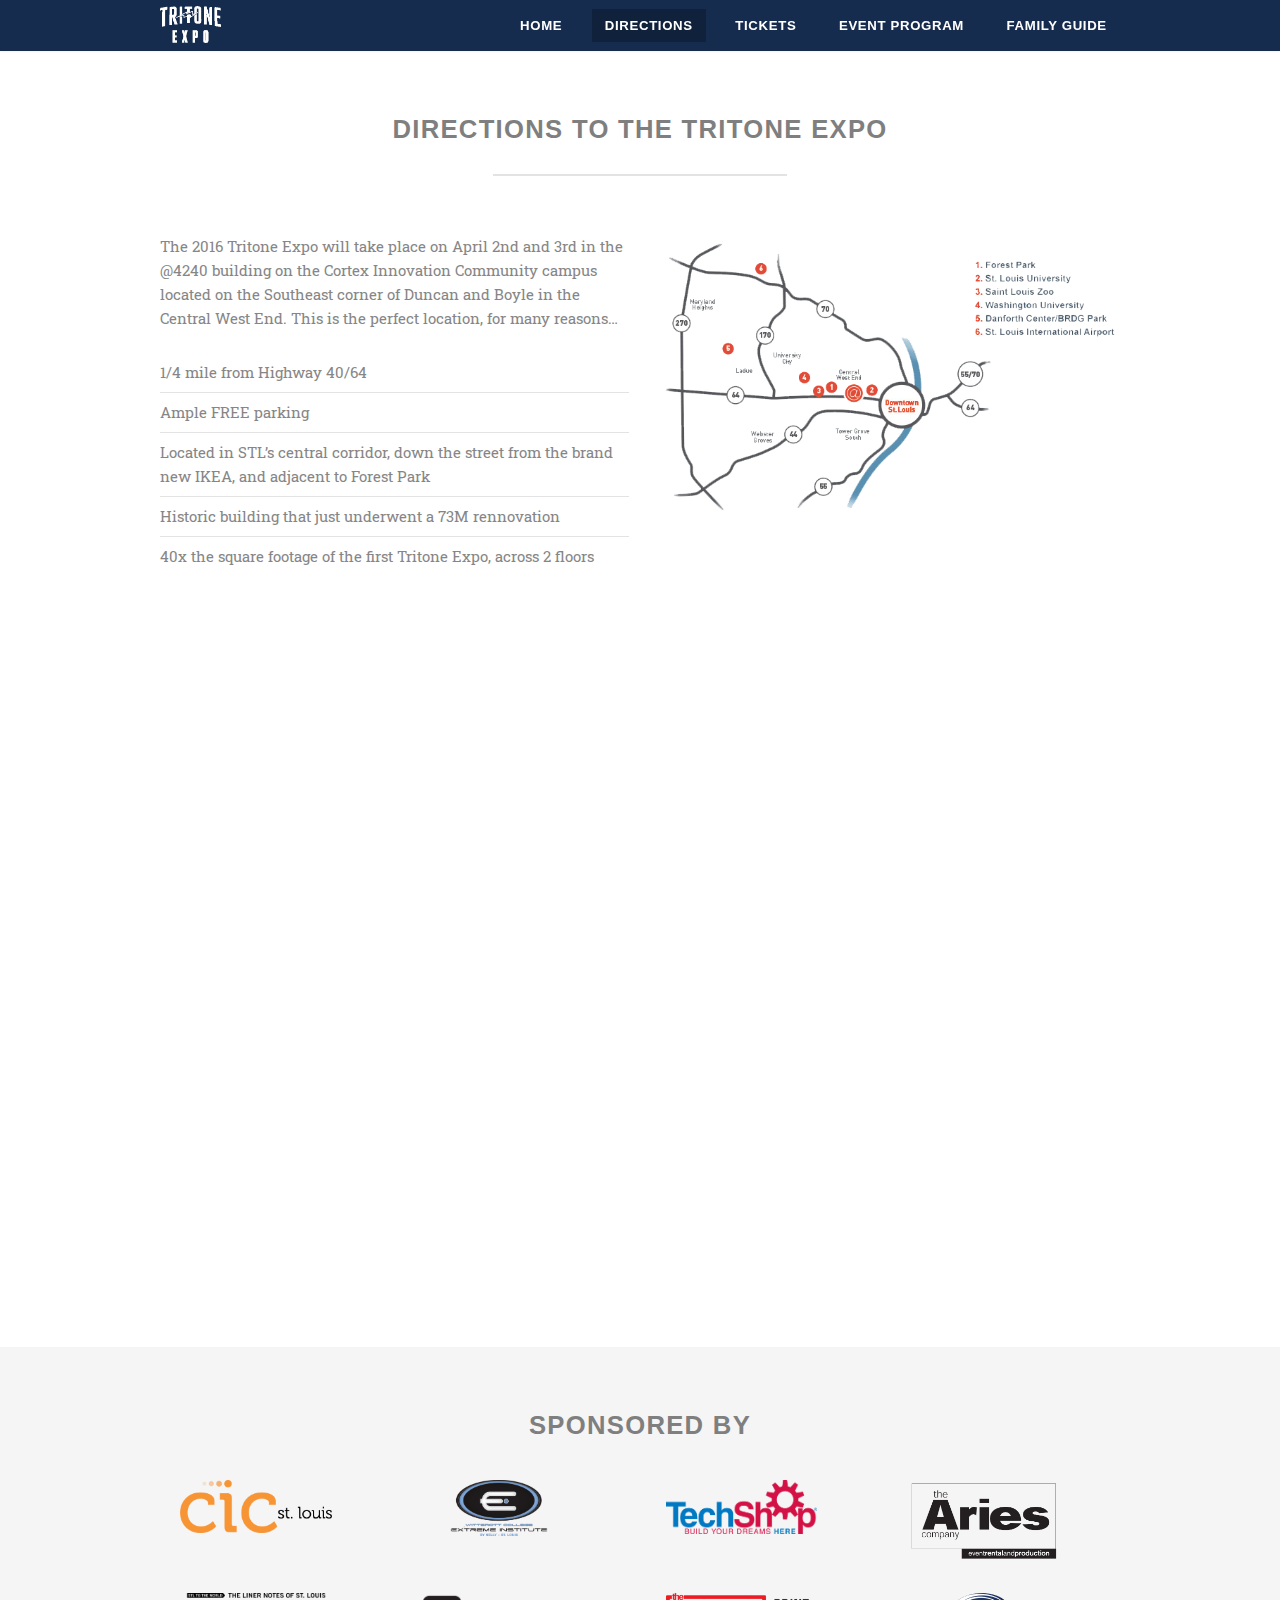
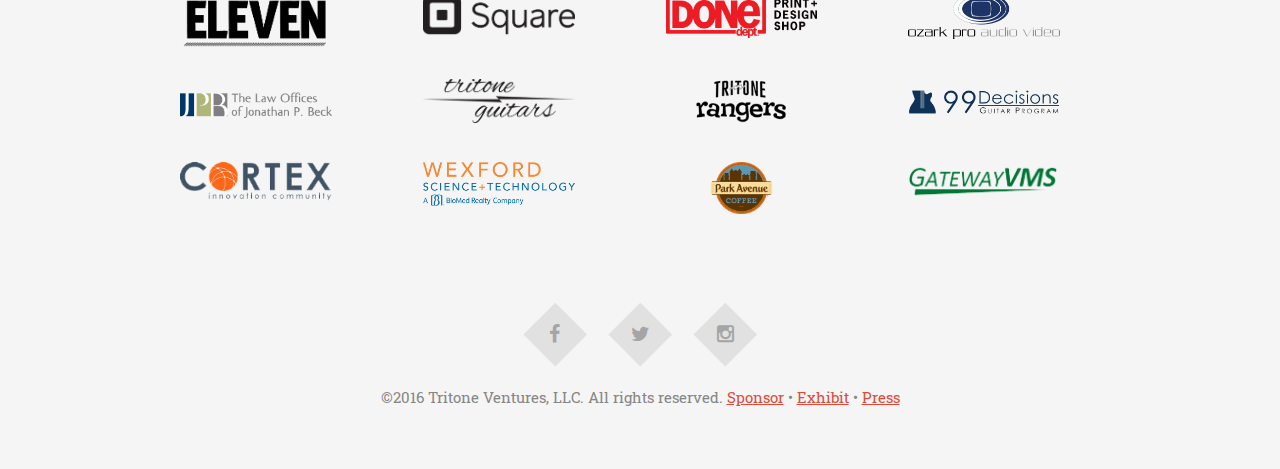
<file: directions/index.html>
<!DOCTYPE HTML>
<!--
  Scalar by Pixelarity
  pixelarity.com @pixelarity
  License: pixelarity.com/license
-->
<html>
  <head>
    <meta charset="utf-8" />
    <meta name="viewport" content="width=device-width, initial-scale=1" />
    <meta http-equiv='x-dns-prefetch-control' content='on'>
    <link rel="dns-prefetch" href="//www.google-analytics.com">
    <link rel="dns-prefetch" href="//widgets.shopifyapps.com">

    <title>Directions | The Tritone Expo</title>    
    <meta name="description" content="The 2016 Tritone Expo will take place in the @4240 building on the Cortex Innovation Community campus located on the Southeast corner of Duncan and Boyle in the Central West End.">
    <meta property="og:title" content="Directions | The Tritone Expo" />
    <meta property="og:site_name" content="Tritone Expo"/>
    <meta property="og:description" content="The 2016 Tritone Expo will take place in the @4240 building on the Cortex Innovation Community campus located on the Southeast corner of Duncan and Boyle in the Central West End." />
    <meta property="og:type" content="website" />
    <meta property="fb:admins" content="1627077502" />
    <meta property="og:image" content="http://tritoneexpo.com/images/tritone-expo-social-share-facebook.png" />
    <meta property="og:url" content="http://tritoneexpo.com/directions/" />
    <meta name="twitter:card" content="summary_large_image">
    <meta name="twitter:site" content="@tritoneexpo">
    <meta name="twitter:creator" content="@tritoneexpo">
    <meta name="twitter:title" content="Directions | The Tritone Expo">
    <meta name="twitter:description" content="The 2016 Tritone Expo will take place in the @4240 building on the Cortex Innovation Community campus located on the Southeast corner of Duncan and Boyle in the Central West End.">
    <meta name="twitter:image:src" content="http://tritoneexpo.com/images/tritone-expo-social-share-twitter.png">
    <link type="text/plain" rel="author" href="http://tritoneexpo.com/humans.txt" />

    <!--[if lte IE 8]><script src="assets/js/ie/html5shiv.js"></script><![endif]-->
    <link href='https://fonts.googleapis.com/css?family=Roboto+Slab:400,700' rel='stylesheet' type='text/css'>
    <link rel="stylesheet" href="../assets/css/fonts.css" />
    <link rel="stylesheet" href="../assets/css/font-awesome.min.css" />
    <link rel="stylesheet" href="../assets/css/main.css" />
    <!--[if lte IE 8]><link rel="stylesheet" href="assets/css/ie8.css" /><![endif]-->
  </head>
  <body>

    <!-- Header -->
    <header id="header">
      <div class="container">
        <!--<h1><a href="index.html" class="icon fa-cube">The Tritone Expo</a></h1>-->
        <a href="../" class=""><img src="../images/expo-logo-small.png" id="logo"></a>
        <nav id="nav">
          <ul>
            <li class=""><a href="../">Home</a></li>
            <li class="current"><a href="../directions">Directions</a></li>
            <li class=""><a href="../attend">Tickets</a></li>
            <li class=""><a href="../event-program">Event Program</a></li>
            <li class=""><a href="../family-guide">Family Guide</a></li>
          </ul>
        </nav>
      </div>
    </header>

    <!-- Page Wrapper -->
    <div id="page-wrapper">

      <!-- Main-->
      <div id="main" class="wrapper style3">
        <div class="container">
          <header class="major">
            <h2>Directions To The Tritone Expo</h2>
          </header>

          <!-- Content -->
          <section id="content">
            <div class="row 100% uniform">
              <div class="6u 12u$(medium)">
                <p>The 2016 Tritone Expo will take place on April 2nd and 3rd in the @4240 building on the Cortex Innovation Community campus located on the Southeast corner of Duncan and Boyle in the Central West End. This is the perfect location, for many reasons…</p>
                <ul class="alt">
                  <li>1/4 mile from Highway 40/64</li>
                  <li>Ample FREE parking</li>
                  <li>Located in STL’s central corridor, down the street from the brand new IKEA, and adjacent to Forest Park</li>
                  <li>Historic building that just underwent a 73M rennovation</li>
                  <li>40x the square footage of the first Tritone Expo, across 2 floors</li>
                </ul>
              </div>
              <div class="6u$ 12u$(medium)">
                <span class="image fit">
                  <img src="../images/expo-corridor-map.png" alt="" class="image fit" />
                </span>
              </div>
              <div class="12u$">
                <div class="google-maps">
                  <iframe src="https://www.google.com/maps/embed?pb=!1m14!1m8!1m3!1d199391.3614214623!2d-90.248174!3d38.660605!3m2!1i1024!2i768!4f13.1!3m3!1m2!1s0x87d8b4c3344e0085%3A0xafde476f06eca312!2sS+Boyle+Ave+%26+Duncan+Ave%2C+St+Louis%2C+MO+63110!5e0!3m2!1sen!2sus!4v1453776824130" width="600" height="450" frameborder="0" style="border:0" allowfullscreen></iframe>
                </div>
              </div>
            </div>
          </section>
        </div>
      </div>

            <section id="four sponsors" class="wrapper style2 special">
          <div class="container">
            <header>
              <h2>Sponsored By</h2>
            </header>
            <div class="row uniform 50%">
                <div class="3u 6u(small)"><span class="sponsor image fit"><a href="http://stl.cic.us" target="_blank"><img src="../images/cicstl.png" alt="CIC St. Louis"></a></span></div>
                <div class="3u 6u$(small)"><span class="sponsor image fit"><a href="http://eibynelly.com" target="_blank"><img src="../images/eibynelly.png" alt="ex'Treme Institute by Nelly"></a></span></div>
                <div class="3u 6u(small)"><span class="sponsor image fit"><a href="http://www.techshop.ws" target="_blank"><img src="../images/techshop.png" alt="TechShop"></a></span></div>
                <div class="3u$ 6u$(small)"><span class="sponsor image fit"><a href="http://ariescompany.com" target="_blank"><img src="../images/aries.png" alt="The Aries Company"></a></span></div>
                <div class="3u 6u(small)"><span class="sponsor image fit"><a href="http://www.elevenmusicmag.com/" target="_blank"><img src="../images/eleven-mag.png" alt="Eleven Magazine St. Louis"></a></span></div>
                <div class="3u 6u$(small)"><span class="sponsor image fit"><a href="https://squareup.com/i/521993A3" target="_blank"><img src="../images/square.png" alt="Square"></a></span></div>
                <div class="3u 6u(small)"><span class="sponsor image fit"><a href="http://www.thedonedept.com" target="_blank"><img src="../images/done-dept.png" alt="The Done Dept. Print + Design Shop"></a></span></div>
                <div class="3u$ 6u$(small)"><span class="sponsor image fit"><a href="http://ozarkproav.com" target="_blank"><img src="../images/opav.png" alt="Ozark Pro Audio Video"></a></span></div> 
                <div class="3u 6u(small)"><span class="sponsor image fit"><a href="http://jpbecklaw.com" target="_blank"><img src="../images/jpblaw.png" alt="The Law Offices of Jonathan P. Beck"></a></span></div>
                <div class="3u 6u$(small)"><span class="sponsor image fit"><a href="http://tritone-guitars.com" target="_blank"><img src="../images/tritone-guitars.png" alt="Tritone Guitars"></a></span></div>
                <div class="3u 6u(small)"><span class="sponsor image fit"><a href="http://tritonerangers.com" target="_blank"><img src="../images/tritone-rangers.png" alt="Tritone Rangers"></a></span></div>
                <div class="3u$ 6u$(small)"><span class="sponsor image fit"><a href="http://wexfordscitech.com" target="_blank"><img src="../images/99-decisions.png" alt="Wexford Science & Technology"></a></span></div>
                <div class="3u 6u(small)"><span class="sponsor image fit"><a href="http://cortexstl.com" target="_blank"><img src="../images/cortex-logo.png" alt="Cortex Innovation Community St. Louis"></a></span></div>
                <div class="3u 6u$(small)"><span class="sponsor image fit"><a href="http://wexfordscitech.com" target="_blank"><img src="../images/wexford.png" alt="Wexford Science & Technology"></a></span></div>
                <div class="3u 6u(small)"><span class="sponsor image fit"><a href="http://parkavenuecoffee.com" target="_blank"><img src="../images/parkavenue.png" alt="Park Avenue Coffee"></a></span></div>
                <div class="3u$ 6u$(small)"><span class="sponsor image fit"><a href="http://gatewayvms.org" target="_blank"><img src="../images/GVMS-logo.png" alt="GatewayVMS"></a></span></div>
            </div>
          </div>
        </section>

      <!-- Footer -->
      <footer id="footer">
        <ul class="major-icons">
          <li><a href="https://www.facebook.com/tritoneexpo" class="icon fa-facebook" target="_blank"><span class="label">Facebook</span></a></li>
          <li><a href="https://twitter.com/tritoneexpo" class="icon fa-twitter" target="_blank"><span class="label">Twitter</span></a></li>
          <li><a href="https://instagram.com/tritoneexpo" class="icon fa-instagram" target="_blank"><span class="label">Email</span></a></li>
        </ul>
        <p class="copyright">&copy;2016 Tritone Ventures, LLC. All rights reserved. <a href="../sponsor">Sponsor</a> &bull; <a href="../exhibit">Exhibit</a> &bull; <a href="../press">Press</a></p>
      </footer>

    </div>

    <div data-checkout_button_text="Checkout" data-cart_button_text="Cart" data-button_text_color="ffffff" data-button_background_color="e04b3e" data-background_color="ffffff" data-text_color="172d4e" data-accent_color="4a6da6" data-cart_title="Your Cart" data-discount_notice_text="Shipping and discount codes are added at checkout." data-cart_total_text="Total" data-sticky="true" data-empty_cart_text="Your cart is empty." data-embed_type="cart" data-shop="tritone-guitars.myshopify.com"></div>
    <script type="text/javascript">
      document.getElementById('ShopifyEmbedScript') || document.write('<script type="text/javascript" src="https://widgets.shopifyapps.com/assets/widgets/embed/client.js" id="ShopifyEmbedScript"><\/script>');
    </script>
    <!-- Scripts -->
    <script src="../assets/js/jquery.min.js"></script>
    <script src="../assets/js/jquery.dropotron.min.js"></script>
    <script src="../assets/js/skel.min.js"></script>
    <script src="../assets/js/util.js"></script>
    <!--[if lte IE 8]><script src="assets/js/ie/respond.min.js"></script><![endif]-->
    <script src="../assets/js/main.js"></script>

    <script>
      (function(i,s,o,g,r,a,m){i['GoogleAnalyticsObject']=r;i[r]=i[r]||function(){
        (i[r].q=i[r].q||[]).push(arguments)},i[r].l=1*new Date();a=s.createElement(o),
        m=s.getElementsByTagName(o)[0];a.async=1;a.src=g;m.parentNode.insertBefore(a,m)
      })(window,document,'script','//www.google-analytics.com/analytics.js','ga');

      ga('create', 'UA-69978574-3', 'auto');
      ga('send', 'pageview');

    </script>
  </body>
</html>
</file>
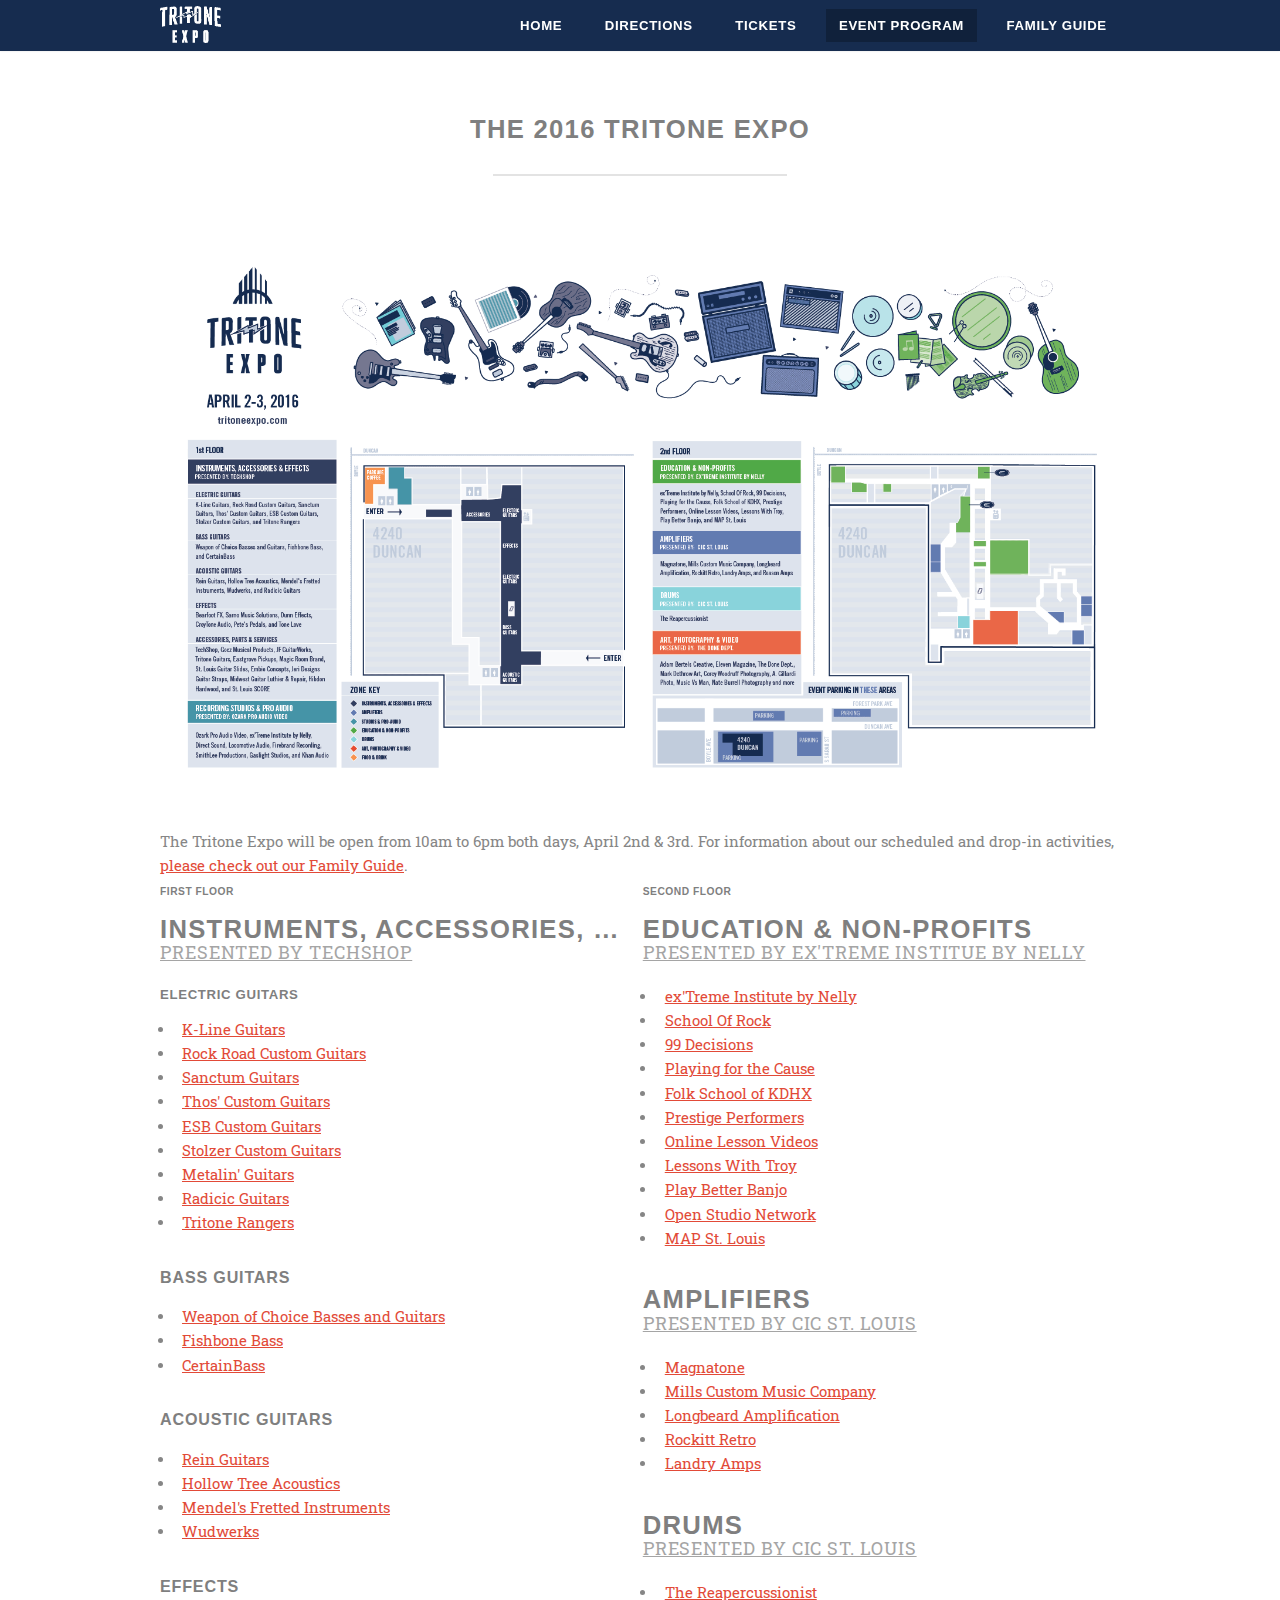
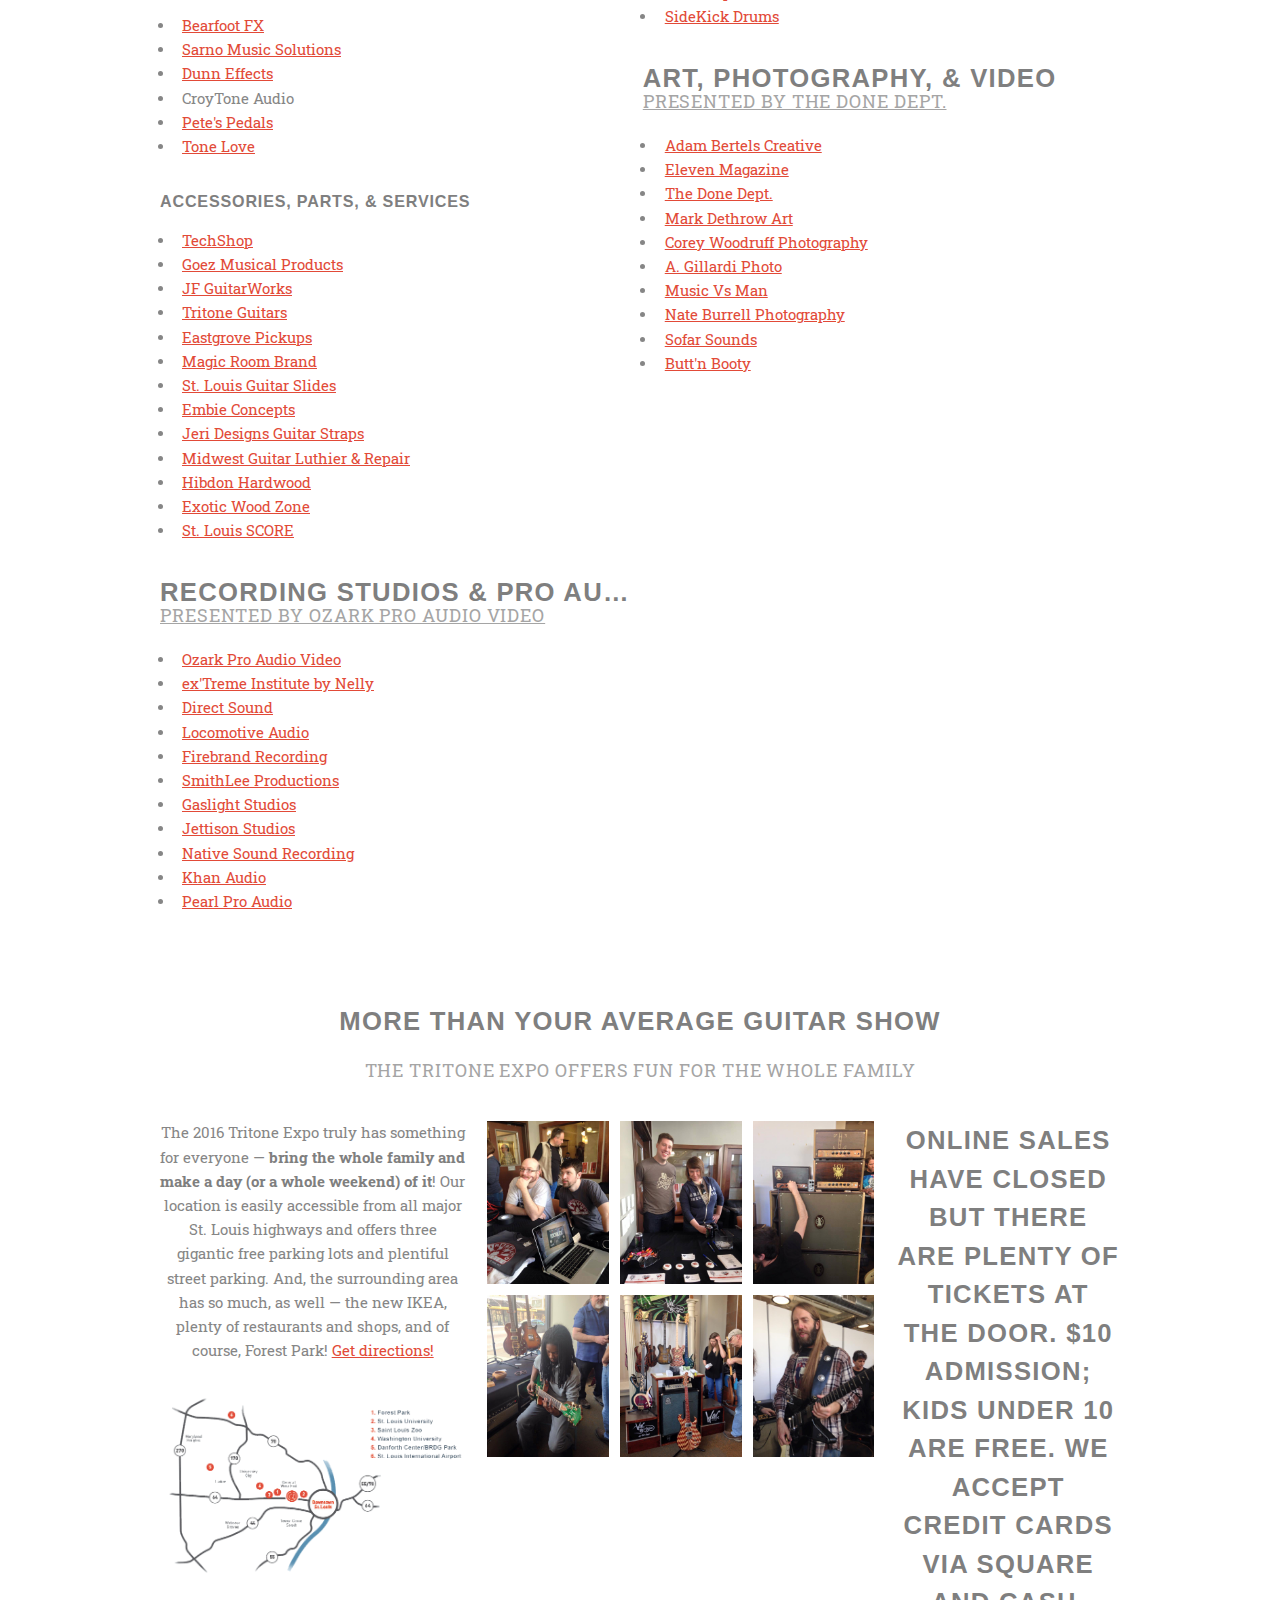
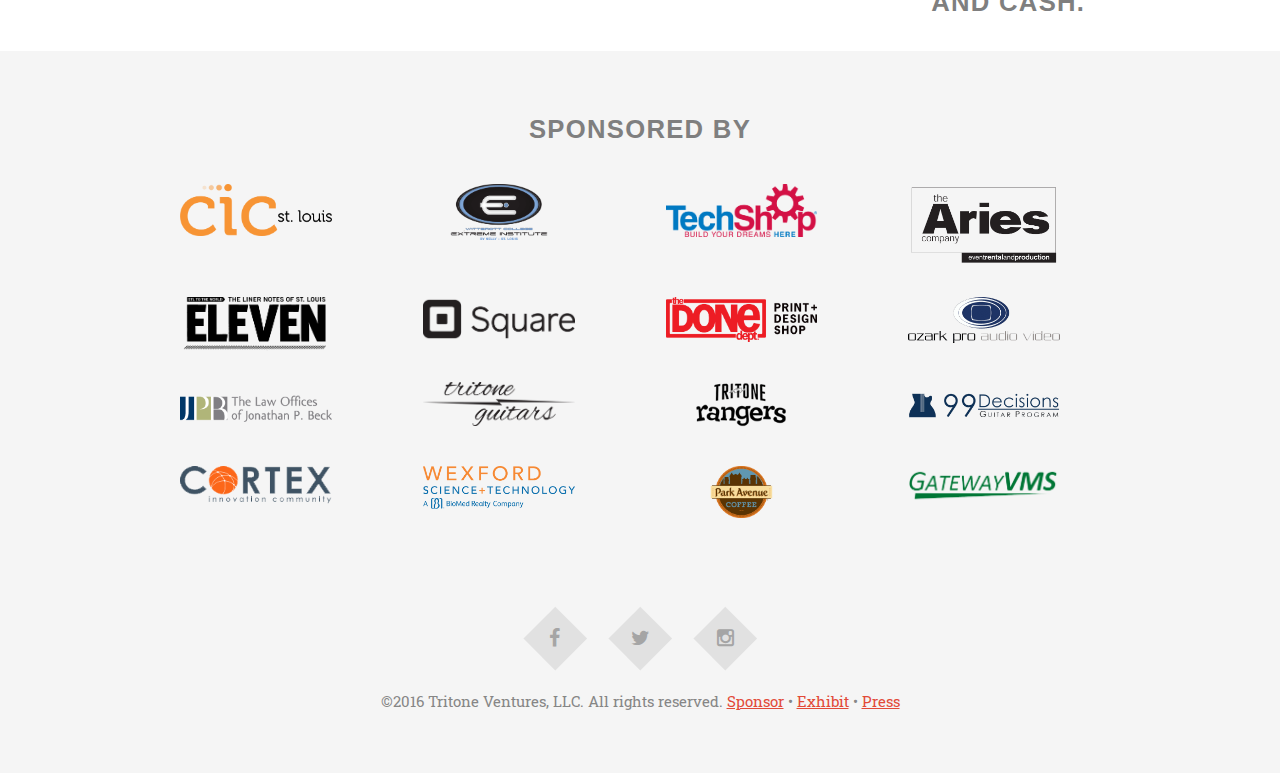
<file: event-program/index.html>
<!DOCTYPE HTML>
<!--
  Scalar by Pixelarity
  pixelarity.com @pixelarity
  License: pixelarity.com/license
-->
<html>
  <head>
    <meta charset="utf-8" />
    <meta name="viewport" content="width=device-width, initial-scale=1" />
    <meta http-equiv='x-dns-prefetch-control' content='on'>
    <link rel="dns-prefetch" href="//www.google-analytics.com">
    <link rel="dns-prefetch" href="//widgets.shopifyapps.com">

    <title>Event Program | The Tritone Expo</title>    
    <meta name="description" content="The 2016 Tritone Expo offers a wide variety of exhibits and activities geared towards music enthusiasts of any age.">
    <meta property="og:title" content="Event Program | The Tritone Expo" />
    <meta property="og:site_name" content="Tritone Expo"/>
    <meta property="og:description" content="The 2016 Tritone Expo offers a wide variety of exhibits and activities geared towards music enthusiasts of any age." />
    <meta property="og:type" content="website" />
    <meta property="fb:admins" content="1627077502" />
    <meta property="og:image" content="http://tritoneexpo.com/images/tritone-expo-social-share-facebook.png" />
    <meta property="og:url" content="http://tritoneexpo.com/event-program/" />
    <meta name="twitter:card" content="summary_large_image">
    <meta name="twitter:site" content="@tritoneexpo">
    <meta name="twitter:creator" content="@tritoneexpo">
    <meta name="twitter:title" content="Event Program | The Tritone Expo">
    <meta name="twitter:description" content="The 2016 Tritone Expo offers a wide variety of exhibits and activities geared towards music enthusiasts of any age.">
    <meta name="twitter:image:src" content="http://tritoneexpo.com/images/tritone-expo-social-share-twitter.png">
    <link type="text/plain" rel="author" href="http://tritoneexpo.com/humans.txt" />

    <!--[if lte IE 8]><script src="assets/js/ie/html5shiv.js"></script><![endif]-->
    <link href='https://fonts.googleapis.com/css?family=Roboto+Slab:400,700' rel='stylesheet' type='text/css'>
    <link rel="stylesheet" href="../assets/css/fonts.css" />
    <link rel="stylesheet" href="../assets/css/font-awesome.min.css" />
    <link rel="stylesheet" href="../assets/css/main.css" />
    <!--[if lte IE 8]><link rel="stylesheet" href="assets/css/ie8.css" /><![endif]-->
  </head>
  <body>

    <!-- Header -->
    <header id="header">
      <div class="container">
        <!--<h1><a href="index.html" class="icon fa-cube">The Tritone Expo</a></h1>-->
        <a href="../" class=""><img src="../images/expo-logo-small.png" id="logo"></a>
        <nav id="nav">
          <ul>
            <li class=""><a href="../">Home</a></li>
            <li class=""><a href="../directions">Directions</a></li>
            <li class=""><a href="../attend">Tickets</a></li>
            <li class="current"><a href="../event-program">Event Program</a></li>
            <li class=""><a href="../family-guide">Family Guide</a></li>
          </ul>
        </nav>
      </div>
    </header>

    <!-- Page Wrapper -->
    <div id="page-wrapper">

      <!-- Main-->
      <div id="main" class="wrapper style3">
        <div class="container">
          <header class="major">
            <h2>The 2016 Tritone Expo</h2>
          </header>
          <!-- Content -->
          <section id="content event-program">
            <div class="row 25% uniform">
              <div class="12u$">
                <span class="image fit"><img src="../images/tritone-expo-map-2016.png" alt="The 2016 Tritone Expo Exhibitor Map"></span>
                <p>The Tritone Expo will be open from 10am to 6pm both days, April 2nd & 3rd. For information about our scheduled and drop-in activities, <a href="../family-guide">please check out our Family Guide</a>.</p>
              </div>
              <div class="6u 12u$(medium)" id="first-floor">
                <h6>First Floor</h6>
                <header>
                  <h2 class="exhibitor-heading">Instruments, Accessories, & Effects</h2>
                  <p><a href="http://www.techshop.ws" target="_blank" class="exhibitor-heading-sponsor">Presented by TechShop</a></p>
                </header>

                <header>
                  <h5>Electric Guitars</h5>
                </header>
                <ul>
                  <li><a href="https://www.k-lineguitars.com" target="_blank">K-Line Guitars</a></li>
                  <li><a href="https://www.facebook.com/rockroadcustomguitars/?fref=ts" target="_blank">Rock Road Custom Guitars</a></li>
                  <li><a href="http://www.sanctumguitars.com" target="_blank">Sanctum Guitars</a></li>
                  <li><a href="https://www.facebook.com/thosguitars" target="_blank">Thos' Custom Guitars</a></li>
                  <li><a href="http://esbguitars.com" target="_blank">ESB Custom Guitars</a></li>
                  <li><a href="https://www.facebook.com/stolzercustomguitars" target="_blank">Stolzer Custom Guitars</a></li>
                  <li><a href="http://www.metalinguitars.com" target="_blank">Metalin' Guitars</a></li>
                  <li><a href="http://www.radicic-guitar-zither.com" target="_blank">Radicic Guitars</a></li>
                  <li><a href="http://tritonerangers.com" target="_blank">Tritone Rangers</a></li>
                </ul>

                <header>
                <h4>Bass Guitars</h4>
                </header>
                <ul>
                  <li><a href="https://www.facebook.com/Weapon-of-Choice-guitars-444107189051310/?fref=ts" target="_blank">Weapon of Choice Basses and Guitars</a></li>
                  <li><a href="http://www.fishbonebassguitars.com" target="_blank">Fishbone Bass</a></li>
                  <li><a href="http://certainbass.com">CertainBass</a></li>
                </ul>

                <header>
                <h4>Acoustic Guitars</h4>
                </header>
                <ul>
                  <li><a href="http://reinguitars.com" target="_blank">Rein Guitars</a></li>
                  <li><a href="http://bcrabtree81.wix.com/hollowtree" target="_blank">Hollow Tree Acoustics</a></li>
                  <li><a href="http://jmendelfrets.com" target="_blank">Mendel's Fretted Instruments</a></li>
                  <li><a href="https://www.facebook.com/wudwerkr?fref=ts" target="_blank">Wudwerks</a></li> 
                </ul>

                <header>
                <h4>Effects</h4>
                </header>
                <ul>
                  <li><a href="http://www.bearfootfx.com" target="_blank">Bearfoot FX</a></li>
                  <li><a href="http://www.sarnomusicsolutions.com" target="_blank">Sarno Music Solutions</a></li>
                  <li><a href="http://dunneffects.bigcartel.com" target="_blank">Dunn Effects</a></li>
                  <li>CroyTone Audio</li>
                  <li><a href="https://reverb.com/shop/petespedals?_aid=tritone" target="_blank">Pete's Pedals</a></li>
                  <li><a href="https://www.facebook.com/ToneLoveElectronics/" target="_blank">Tone Love</a></li>
                </ul>

                <header>
                <h4>Accessories, Parts, & Services</h4>
                </header>
                <ul>
                  <li><a href="http://www.techshop.ws" target="_blank">TechShop</a></li>
                  <li><a href="http://goezcustom.com" target="_blank">Goez Musical Products</a></li>
                  <li><a href="http:/www.facebook.com/JF-Guitarworks-Goez-Instrument-Repair-129777790458509/?fref=ts" target="_blank">JF GuitarWorks</a></li>
                  <li><a href="http://tritone-guitars.com" target="_blank">Tritone Guitars</a></li>
                  <li><a href="https://www.facebook.com/groups/332033801951/" target="_blank">Eastgrove Pickups</a></li>
                  <li><a href="http://www.magicroombrand.com" target="_blank">Magic Room Brand</a></li>
                  <li><a href="https://www.facebook.com/Stlouisguitarslides-456240141181126/?fref=ts" target="_blank">St. Louis Guitar Slides</a></li>
                  <li><a href="http://embieconcepts.com" target="_blank">Embie Concepts</a></li>
                  <li><a href="http://jeridesigns.com" target="_blank">Jeri Designs Guitar Straps</a></li>
                  <li><a href="http://midwestguitar.com" target="_blank">Midwest Guitar Luthier & Repair</a></li>
                  <li><a href="http://www.hibdonhardwood.com" target="_blank">Hibdon Hardwood</a></li>
                  <li><a href="http://www.getexoticwood.com" target="_blank">Exotic Wood Zone</a></li>
                  <li><a href="https://stlouis.score.org" target="_blank">St. Louis SCORE</a></li>
                </ul>

                <hr>
                <header>
                  <h2 class="exhibitor-heading">Recording Studios & Pro Audio</h2>
                  <p><a href="http://ozarkproav.com" target="_blank" class="exhibitor-heading-sponsor">Presented by Ozark Pro Audio Video</a></p>
                </header>
                <ul>
                  <li><a href="http://ozarkproav.com" target="_blank">Ozark Pro Audio Video</a></li>
                  <li><a href="http://eibynelly.com" target="_blank">ex'Treme Institute by Nelly</a></li>
                  <li><a href="http://www.extremeheadphones.com" target="_blank">Direct Sound</a></li>
                  <li><a href="http://www.locomotiveaudio.com" target="_blank">Locomotive Audio</a></li>
                  <li><a href="http://www.firebrandrecording.com" target="_blank">Firebrand Recording</a></li>
                  <li><a href="http://www.smithleestudios.com" target="_blank">SmithLee Productions</a></li>
                  <li><a href="http://www.gaslightstl.com" target="_blank">Gaslight Studios</a></li>
                  <li><a href="http://www.jettisonstudios.com" target="_blank">Jettison Studios</a></li>
                  <li><a href="http://nativesoundrecording.com" target="_blank">Native Sound Recording</a></li>
                  <li><a href="http://www.khanaudio.com" target="_blank">Khan Audio</a></li>
                  <li><a href="https://www.facebook.com/Pearlproaudio" target="_blank">Pearl Pro Audio</a></li>
                </ul>
              </div>
              <div class="6u$ 12u$(medium)" id="second-floor">
                <hr>
                <h6>Second Floor</h6>
                <header>
                  <h2 class="exhibitor-heading">Education & Non-Profits</h2>
                  <p><a href="http://eibynelly.com" target="_blank" class="exhibitor-heading-sponsor">Presented by ex'Treme Institue by Nelly</a></p>
                </header>
                <ul>
                  <li><a href="http://eibynelly.com" target="_blank">ex'Treme Institute by Nelly</a></li>
                  <li><a href="http://locations.schoolofrock.com/kirkwood" target="_blank">School Of Rock</a></li>
                  <li><a href="http://www.99decisions.com" target="_blank">99 Decisions</a></li>
                  <li><a href="http://www.playingforthecause.org" target="_blank">Playing for the Cause</a></li>
                  <li><a href="http://folkschoolstl.org" target="_blank">Folk School of KDHX</a></li>
                  <li><a href="http://www.prestigeperformers.org" target="_blank">Prestige Performers</a></li>
                  <li><a href="http://www.onlinelessonvideos.com" target="_blank">Online Lesson Videos</a></li>
                  <li><a href="http://www.lessonswithtroy.com" target="_blank">Lessons With Troy</a></li>
                  <li><a href="https://playbetterbanjo.com" target="_blank">Play Better Banjo</a></li>
                  <li><a href="http://www.openstudionetwork.com" target="_blank">Open Studio Network</a></li>
                  <li><a href="http://www.mapstlouis.org" target="_blank">MAP St. Louis</a></li>
                </ul>

                <hr>
                <header>
                  <h2 class="exhibitor-heading">Amplifiers</h2>
                  <p><a href="http://cicstl.com" target="_blank" class="exhibitor-heading-sponsor">Presented by CIC St. Louis</a></p>
                </header>
                <ul>
                  <li><a href="http://magnatoneusa.com" target="_blank">Magnatone</a></li>
                  <li><a href="http://millscustomamps.com" target="_blank">Mills Custom Music Company</a></li>
                  <li><a href="http://longbeardamps.com" target="_blank">Longbeard Amplification</a></li>
                  <li><a href="http://www.rockittretro.com" target="_blank">Rockitt Retro</a></li>
                  <li><a href="http://landryamps.com" target="_blank">Landry Amps</a></li>
                </ul>

                <hr>
                <header>
                  <h2 class="exhibitor-heading">Drums</h2>
                  <p><a href="http://cicstl.com" target="_blank" class="exhibitor-heading-sponsor">Presented by CIC St. Louis</a></p>
                </header>
                <ul>
                  <li><a href="http://thedrumreaper.com" target="_blank">The Reapercussionist</a></li>
                  <li><a href="http://www.sidekickdrums.com" target="_blank">SideKick Drums</a></li>
                </ul>

                <hr>
                <header>
                  <h2 class="exhibitor-heading">Art, Photography, & Video</h2>
                  <p><a href="http://www.thedonedept.com" target="_blank" class="exhibitor-heading-sponsor">Presented by The Done Dept.</a></p>
                </header>
                <ul>
                  <li><a href="http://www.adambertels.com" target="_blank">Adam Bertels Creative</a></li>
                  <li><a href="http://www.elevenmusicmag.com/" target="_blank">Eleven Magazine</a></li>
                  <li><a href="http://www.thedonedept.com" target="_blank">The Done Dept.</a></li>
                  <li><a href="https://www.facebook.com/markdethrowart" target="_blank">Mark Dethrow Art</a></li>
                  <li><a href="http://www.coreywoodruff.com/" target="_blank">Corey Woodruff Photography</a></li>
                  <li><a href="http://www.agmusicphotography.com" target="_blank">A. Gillardi Photo</a></li>
                  <li><a href="https://musicvsman.com" target="_blank">Music Vs Man</a></li>
                  <li><a href="http://nateburrell.com" target="_blank">Nate Burrell Photography</a></li>
                  <li><a href="https://www.sofarsounds.com/st-louis" target="_blank">Sofar Sounds</a></li>
                  <li><a href="http://www.buttnbooty.com" target="_blank">Butt'n Booty</a></li>
                </ul>
              </div>
            </div>
          </section>
        </div>
      </div>

      <!-- Three -->
      <section id="three" class="wrapper style3 special">
        <div class="container">
          <header>
            <h2>More Than Your Average Guitar Show</h2>
            <p>The Tritone Expo Offers Fun For The Whole Family</p>
          </header>
          <div class="row 100% uniform">
            <div class="4u 12u$(medium)">
              <p>The 2016 Tritone Expo truly has something for everyone — <strong>bring the whole family and make a day (or a whole weekend) of it</strong>! Our location is easily accessible from all major St. Louis highways and offers three gigantic free parking lots and plentiful street parking. And, the surrounding area has so much, as well — the new IKEA, plenty of restaurants and shops, and of course, Forest Park! <a href="directions">Get directions!</a></p>
              <span class="image fit">
                <img src="../images/expo-corridor-map.png" alt="" class="image fit" />
              </span>
            </div>
            <div class="5u 12u$(medium)">
              <div class="row 50% uniform">
                <div class="4u 4u(xsmall)">
                  <span class="image fit">
                    <img src="../images/first-expo2.jpg">
                  </span>
                </div>
                <div class="4u 4u(xsmall)">
                  <span class="image fit">
                    <img src="../images/first-expo3.jpg">
                  </span>
                </div>
                <div class="4u$ 4u$(xsmall)">
                  <span class="image fit">
                    <img src="../images/first-expo4.jpg">
                  </span>
                </div>
                <div class="4u 4u(xsmall)">
                  <span class="image fit">
                    <img src="../images/first-expo5.jpg">
                  </span>
                </div>
                <div class="4u 4u(xsmall)">
                  <span class="image fit">
                    <img src="../images/first-expo6.jpg">
                  </span>
                </div>
                <div class="4u$ 4u$(xsmall)">
                  <span class="image fit">
                    <img src="../images/first-expo7.jpg">
                  </span>
                </div>
              </div>
              </div>
              <div class="3u$ 12u$(medium)">
                <h2>ONLINE SALES HAVE CLOSED BUT THERE ARE PLENTY OF TICKETS AT THE DOOR. $10 ADMISSION; KIDS UNDER 10 ARE FREE. WE ACCEPT CREDIT CARDS VIA SQUARE AND CASH.</h2>
              </div>
            </div>
          </div>
        </section>

            <section id="four sponsors" class="wrapper style2 special">
          <div class="container">
            <header>
              <h2>Sponsored By</h2>
            </header>
            <div class="row uniform 50%">
                <div class="3u 6u(small)"><span class="sponsor image fit"><a href="http://stl.cic.us" target="_blank"><img src="../images/cicstl.png" alt="CIC St. Louis"></a></span></div>
                <div class="3u 6u$(small)"><span class="sponsor image fit"><a href="http://eibynelly.com" target="_blank"><img src="../images/eibynelly.png" alt="ex'Treme Institute by Nelly"></a></span></div>
                <div class="3u 6u(small)"><span class="sponsor image fit"><a href="http://www.techshop.ws" target="_blank"><img src="../images/techshop.png" alt="TechShop"></a></span></div>
                <div class="3u$ 6u$(small)"><span class="sponsor image fit"><a href="http://ariescompany.com" target="_blank"><img src="../images/aries.png" alt="The Aries Company"></a></span></div>
                <div class="3u 6u(small)"><span class="sponsor image fit"><a href="http://www.elevenmusicmag.com/" target="_blank"><img src="../images/eleven-mag.png" alt="Eleven Magazine St. Louis"></a></span></div>
                <div class="3u 6u$(small)"><span class="sponsor image fit"><a href="https://squareup.com/i/521993A3" target="_blank"><img src="../images/square.png" alt="Square"></a></span></div>
                <div class="3u 6u(small)"><span class="sponsor image fit"><a href="http://www.thedonedept.com" target="_blank"><img src="../images/done-dept.png" alt="The Done Dept. Print + Design Shop"></a></span></div>
                <div class="3u$ 6u$(small)"><span class="sponsor image fit"><a href="http://ozarkproav.com" target="_blank"><img src="../images/opav.png" alt="Ozark Pro Audio Video"></a></span></div> 
                <div class="3u 6u(small)"><span class="sponsor image fit"><a href="http://jpbecklaw.com" target="_blank"><img src="../images/jpblaw.png" alt="The Law Offices of Jonathan P. Beck"></a></span></div>
                <div class="3u 6u$(small)"><span class="sponsor image fit"><a href="http://tritone-guitars.com" target="_blank"><img src="../images/tritone-guitars.png" alt="Tritone Guitars"></a></span></div>
                <div class="3u 6u(small)"><span class="sponsor image fit"><a href="http://tritonerangers.com" target="_blank"><img src="../images/tritone-rangers.png" alt="Tritone Rangers"></a></span></div>
                <div class="3u$ 6u$(small)"><span class="sponsor image fit"><a href="http://wexfordscitech.com" target="_blank"><img src="../images/99-decisions.png" alt="Wexford Science & Technology"></a></span></div>
                <div class="3u 6u(small)"><span class="sponsor image fit"><a href="http://cortexstl.com" target="_blank"><img src="../images/cortex-logo.png" alt="Cortex Innovation Community St. Louis"></a></span></div>
                <div class="3u 6u$(small)"><span class="sponsor image fit"><a href="http://wexfordscitech.com" target="_blank"><img src="../images/wexford.png" alt="Wexford Science & Technology"></a></span></div>
                <div class="3u 6u(small)"><span class="sponsor image fit"><a href="http://parkavenuecoffee.com" target="_blank"><img src="../images/parkavenue.png" alt="Park Avenue Coffee"></a></span></div>
                <div class="3u$ 6u$(small)"><span class="sponsor image fit"><a href="http://gatewayvms.org" target="_blank"><img src="../images/GVMS-logo.png" alt="GatewayVMS"></a></span></div>
            </div>
          </div>
        </section>

      <!-- Footer -->
      <footer id="footer">
        <ul class="major-icons">
          <li><a href="https://www.facebook.com/tritoneexpo" class="icon fa-facebook" target="_blank"><span class="label">Facebook</span></a></li>
          <li><a href="https://twitter.com/tritoneexpo" class="icon fa-twitter" target="_blank"><span class="label">Twitter</span></a></li>
          <li><a href="https://instagram.com/tritoneexpo" class="icon fa-instagram" target="_blank"><span class="label">Email</span></a></li>
        </ul>
        <p class="copyright">&copy;2016 Tritone Ventures, LLC. All rights reserved. <a href="../sponsor">Sponsor</a> &bull; <a href="../exhibit">Exhibit</a> &bull; <a href="../press">Press</a></p>
      </footer>

    </div>

    <div data-checkout_button_text="Checkout" data-cart_button_text="Cart" data-button_text_color="ffffff" data-button_background_color="e04b3e" data-background_color="ffffff" data-text_color="172d4e" data-accent_color="4a6da6" data-cart_title="Your Cart" data-discount_notice_text="Shipping and discount codes are added at checkout." data-cart_total_text="Total" data-sticky="true" data-empty_cart_text="Your cart is empty." data-embed_type="cart" data-shop="tritone-guitars.myshopify.com"></div>
    <script type="text/javascript">
      document.getElementById('ShopifyEmbedScript') || document.write('<script type="text/javascript" src="https://widgets.shopifyapps.com/assets/widgets/embed/client.js" id="ShopifyEmbedScript"><\/script>');
    </script>
    <!-- Scripts -->
    <script src="../assets/js/jquery.min.js"></script>
    <script src="../assets/js/jquery.dropotron.min.js"></script>
    <script src="../assets/js/skel.min.js"></script>
    <script src="../assets/js/util.js"></script>
    <!--[if lte IE 8]><script src="assets/js/ie/respond.min.js"></script><![endif]-->
    <script src="../assets/js/main.js"></script>

    <script>
      (function(i,s,o,g,r,a,m){i['GoogleAnalyticsObject']=r;i[r]=i[r]||function(){
        (i[r].q=i[r].q||[]).push(arguments)},i[r].l=1*new Date();a=s.createElement(o),
        m=s.getElementsByTagName(o)[0];a.async=1;a.src=g;m.parentNode.insertBefore(a,m)
      })(window,document,'script','//www.google-analytics.com/analytics.js','ga');

      ga('create', 'UA-69978574-3', 'auto');
      ga('send', 'pageview');

    </script>
  </body>
</html>
</file>
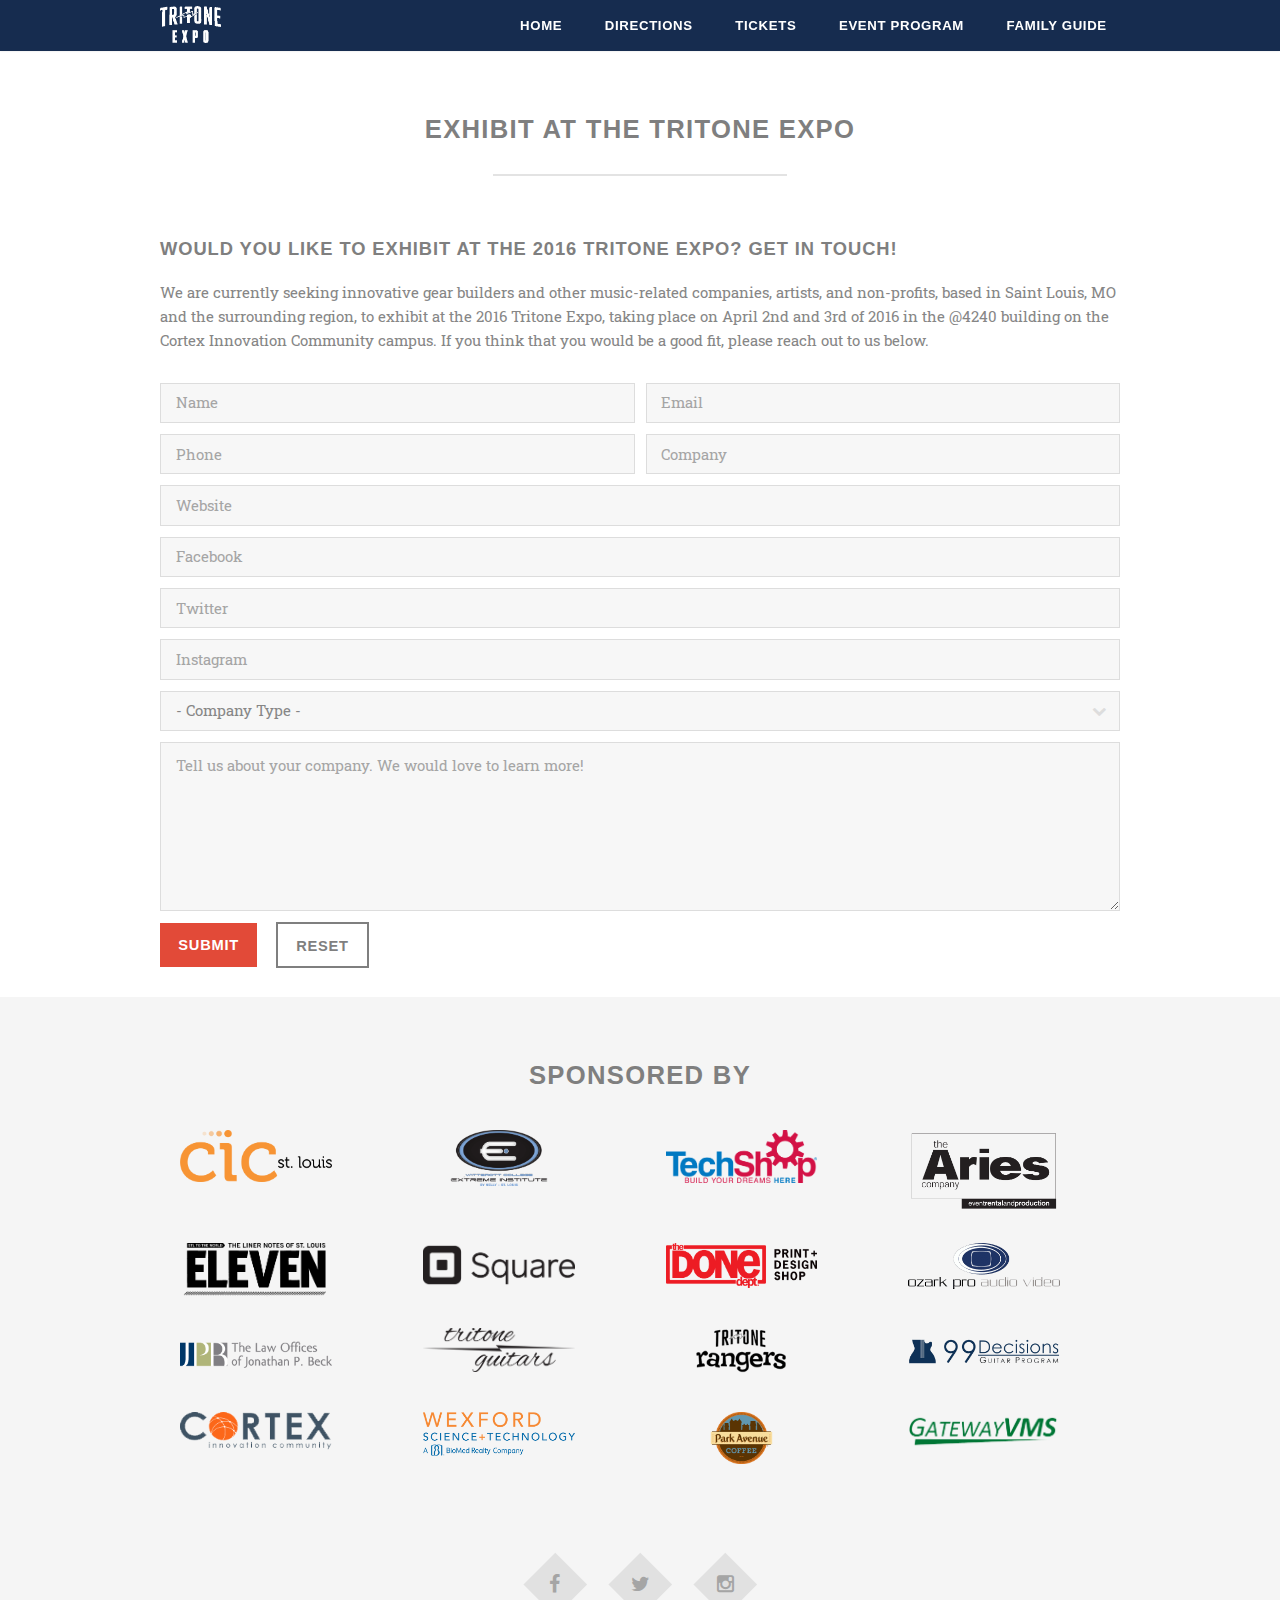
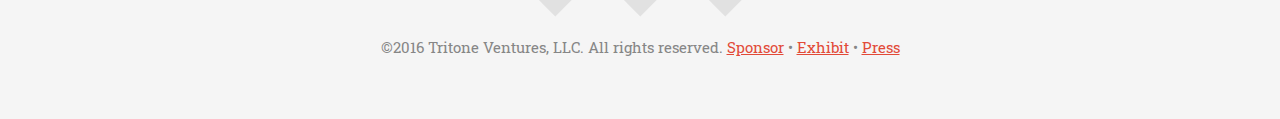
<file: exhibit/index.html>
<!DOCTYPE HTML>
<!--
  Scalar by Pixelarity
  pixelarity.com @pixelarity
  License: pixelarity.com/license
-->
<html>
  <head>
    <meta charset="utf-8" />
    <meta name="viewport" content="width=device-width, initial-scale=1" />
    <meta http-equiv='x-dns-prefetch-control' content='on'>
    <link rel="dns-prefetch" href="//www.google-analytics.com">
    <link rel="dns-prefetch" href="//widgets.shopifyapps.com">

    <title>Exhibit | The Tritone Expo</title>    
    <meta name="description" content="We are currently seeking innovative gear builders and music-related companies, artists, and non-profits to exhibit at the 2016 Tritone Expo.">
    <meta property="og:title" content="Exhibit | The Tritone Expo" />
    <meta property="og:site_name" content="Tritone Expo"/>
    <meta property="og:description" content="We are currently seeking innovative gear builders and music-related companies, artists, and non-profits to exhibit at the 2016 Tritone Expo." />
    <meta property="og:type" content="website" />
    <meta property="fb:admins" content="1627077502" />
    <meta property="og:image" content="http://tritoneexpo.com/images/tritone-expo-social-share-facebook.png" />
    <meta property="og:url" content="http://tritoneexpo.com/exhibit/" />
    <meta name="twitter:card" content="summary_large_image">
    <meta name="twitter:site" content="@tritoneexpo">
    <meta name="twitter:creator" content="@tritoneexpo">
    <meta name="twitter:title" content="Exhibit | The Tritone Expo">
    <meta name="twitter:description" content="We are currently seeking innovative gear builders and music-related companies, artists, and non-profits to exhibit at the 2016 Tritone Expo.">
    <meta name="twitter:image:src" content="http://tritoneexpo.com/images/tritone-expo-social-share-twitter.png">
    <link type="text/plain" rel="author" href="http://tritoneexpo.com/humans.txt" />

    <!--[if lte IE 8]><script src="assets/js/ie/html5shiv.js"></script><![endif]-->
    <link href='https://fonts.googleapis.com/css?family=Roboto+Slab:400,700' rel='stylesheet' type='text/css'>
    <link rel="stylesheet" href="../assets/css/fonts.css" />
    <link rel="stylesheet" href="../assets/css/font-awesome.min.css" />
    <link rel="stylesheet" href="../assets/css/main.css" />
    <!--[if lte IE 8]><link rel="stylesheet" href="assets/css/ie8.css" /><![endif]-->
  </head>
  <body>

    <!-- Header -->
    <header id="header">
      <div class="container">
        <!--<h1><a href="index.html" class="icon fa-cube">The Tritone Expo</a></h1>-->
        <a href="../" class=""><img src="../images/expo-logo-small.png" id="logo"></a>
        <nav id="nav">
          <ul>
            <li class=""><a href="../">Home</a></li>
            <li class=""><a href="../directions/">Directions</a></li>
            <li class=""><a href="../attend/">Tickets</a></li>
            <li class=""><a href="../event-program/">Event Program</a></li>
            <li class=""><a href="../family-guide">Family Guide</a></li>
          </ul>
        </nav>
      </div>
    </header>

    <!-- Page Wrapper -->
    <div id="page-wrapper">

      <!-- Main-->
      <div id="main" class="wrapper style3">
        <div class="container">
          <header class="major">
            <h2>Exhibit at The Tritone Expo</h2>
          </header>

          <!-- Content -->
          <section id="content">
            <div class="row 50% uniform">
              <div class="12u$">
                <h3>Would you like to exhibit at the 2016 Tritone Expo? Get in touch!</h3>
                <p>We are currently seeking innovative gear builders and other music-related companies, artists, and non-profits, based in Saint Louis, MO and the surrounding region, to exhibit at the 2016 Tritone Expo, taking place on April 2nd and 3rd of 2016 in the @4240 building on the Cortex Innovation Community campus. If you think that you would be a good fit, please reach out to us below.</p>
                <form action="//formspree.io/mike@tomkobombco.com" method="POST">
                  <input type="hidden" name="_subject" value="New Tritone Expo Exhibitor Submission!" />
                  <input type="hidden" name="_cc" value="tritoneguitars@gmail.com" />
                  <input type="text" name="_gotcha" style="display:none" />
                  <input type="hidden" name="_next" value="//tritoneexpo.com/exhibit/?thanks=true" />
                  <div class="row uniform 50%">
                    <div class="6u 12u$(xsmall)">
                      <input type="text" name="name" id="name" value="" placeholder="Name" />
                    </div>
                    <div class="6u$ 12u$(xsmall)">
                      <input type="email" name="_replyto" id="email" value="" placeholder="Email" />
                    </div>
                    <div class="6u 12u$(xsmall)">
                      <input type="tel" name="phone" id="phone" value="" placeholder="Phone" />
                    </div>
                    <div class="6u$ 12u$(xsmall)">
                      <input type="text" name="company" id="company" value="" placeholder="Company" />
                    </div>
                    <div class="12u$">
                      <input type="url" name="website" id="website" value="" placeholder="Website" />
                    </div>
                    <div class="12u$">
                      <input type="url" name="facebook" id="facebook" value="" placeholder="Facebook" />
                    </div>
                    <div class="12u$">
                      <input type="text" name="twitter" id="twitter" value="" placeholder="Twitter" />
                    </div>
                    <div class="12u$">
                      <input type="text" name="instagram" id="instagram" value="" placeholder="Instagram" />
                    </div>
                    <div class="12u$">
                      <div class="select-wrapper">
                        <select name="category" id="category">
                          <option value="">- Company Type -</option>
                          <option value="instrument builder">Instrument Builder</option>
                          <option value="amp builder">Amp Builder</option>
                          <option value="effects builder">Effects Builder</option>
                          <option value="pro-audio builder">Pro-Audio Builder</option>
                          <option value="accessories builder">Accessories Builder</option>
                          <option value="college university">College / University</option>
                          <option value="private music instructor">Private Music Instructor</option>
                          <option value="music school">Music / Rock School</option>
                          <option value="non-profit">Music-Related Non-Profit</option>
                          <option value="artist">Music-Related Artist</option>
                          <option value="photographer">Music-Related Photographer</option>
                          <option value="musician">Musician</option>
                          <option value="record label">Record Label</option>
                          <option value="publication">Magazine / Publication</option>
                          <option value="retailer">Retailer</option>
                          <option value="other">Other</option>
                        </select>
                      </div>
                    </div>
                    <div class="12u$">
                      <textarea name="message" id="message" placeholder="Tell us about your company. We would love to learn more!" rows="6"></textarea>
                    </div>
                    <div class="12u$">
                      <ul class="actions">
                        <li><input type="submit" value="Submit" class="special" /></li>
                        <li><input type="reset" value="Reset" /></li>
                      </ul>
                    </div>
                  </div>
                </form>
              </div>
            </section>
          </div>
        </div>

              <section id="four sponsors" class="wrapper style2 special">
          <div class="container">
            <header>
              <h2>Sponsored By</h2>
            </header>
            <div class="row uniform 50%">
                <div class="3u 6u(small)"><span class="sponsor image fit"><a href="http://stl.cic.us" target="_blank"><img src="../images/cicstl.png" alt="CIC St. Louis"></a></span></div>
                <div class="3u 6u$(small)"><span class="sponsor image fit"><a href="http://eibynelly.com" target="_blank"><img src="../images/eibynelly.png" alt="ex'Treme Institute by Nelly"></a></span></div>
                <div class="3u 6u(small)"><span class="sponsor image fit"><a href="http://www.techshop.ws" target="_blank"><img src="../images/techshop.png" alt="TechShop"></a></span></div>
                <div class="3u$ 6u$(small)"><span class="sponsor image fit"><a href="http://ariescompany.com" target="_blank"><img src="../images/aries.png" alt="The Aries Company"></a></span></div>
                <div class="3u 6u(small)"><span class="sponsor image fit"><a href="http://www.elevenmusicmag.com/" target="_blank"><img src="../images/eleven-mag.png" alt="Eleven Magazine St. Louis"></a></span></div>
                <div class="3u 6u$(small)"><span class="sponsor image fit"><a href="https://squareup.com" target="_blank"><img src="../images/square.png" alt="Square"></a></span></div>
                <div class="3u 6u(small)"><span class="sponsor image fit"><a href="http://www.thedonedept.com" target="_blank"><img src="../images/done-dept.png" alt="The Done Dept. Print + Design Shop"></a></span></div>
                <div class="3u$ 6u$(small)"><span class="sponsor image fit"><a href="http://ozarkproav.com" target="_blank"><img src="../images/opav.png" alt="Ozark Pro Audio Video"></a></span></div> 
                <div class="3u 6u(small)"><span class="sponsor image fit"><a href="http://jpbecklaw.com" target="_blank"><img src="../images/jpblaw.png" alt="The Law Offices of Jonathan P. Beck"></a></span></div>
                <div class="3u 6u$(small)"><span class="sponsor image fit"><a href="http://tritone-guitars.com" target="_blank"><img src="../images/tritone-guitars.png" alt="Tritone Guitars"></a></span></div>
                <div class="3u 6u(small)"><span class="sponsor image fit"><a href="http://tritonerangers.com" target="_blank"><img src="../images/tritone-rangers.png" alt="Tritone Rangers"></a></span></div>
                <div class="3u$ 6u$(small)"><span class="sponsor image fit"><a href="http://wexfordscitech.com" target="_blank"><img src="../images/99-decisions.png" alt="Wexford Science & Technology"></a></span></div>
                <div class="3u 6u(small)"><span class="sponsor image fit"><a href="http://cortexstl.com" target="_blank"><img src="../images/cortex-logo.png" alt="Cortex Innovation Community St. Louis"></a></span></div>
                <div class="3u 6u$(small)"><span class="sponsor image fit"><a href="http://wexfordscitech.com" target="_blank"><img src="../images/wexford.png" alt="Wexford Science & Technology"></a></span></div>
                <div class="3u 6u(small)"><span class="sponsor image fit"><a href="http://parkavenuecoffee.com" target="_blank"><img src="../images/parkavenue.png" alt="Park Avenue Coffee"></a></span></div>
                <div class="3u$ 6u$(small)"><span class="sponsor image fit"><a href="http://gatewayvms.org" target="_blank"><img src="../images/GVMS-logo.png" alt="GatewayVMS"></a></span></div>
            </div>
          </div>
        </section>

        <!-- Footer -->
        <footer id="footer">
          <ul class="major-icons">
            <li><a href="https://www.facebook.com/tritoneexpo" class="icon fa-facebook" target="_blank"><span class="label">Facebook</span></a></li>
            <li><a href="https://twitter.com/tritoneexpo" class="icon fa-twitter" target="_blank"><span class="label">Twitter</span></a></li>
            <li><a href="https://instagram.com/tritoneexpo" class="icon fa-instagram" target="_blank"><span class="label">Email</span></a></li>
          </ul>
          <p class="copyright">&copy;2016 Tritone Ventures, LLC. All rights reserved. <a href="../sponsor">Sponsor</a> &bull; <a href="../exhibit">Exhibit</a> &bull; <a href="../press">Press</a></p>
        </footer>

      </div>

      <div data-checkout_button_text="Checkout" data-cart_button_text="Cart" data-button_text_color="ffffff" data-button_background_color="e04b3e" data-background_color="ffffff" data-text_color="172d4e" data-accent_color="4a6da6" data-cart_title="Your Cart" data-discount_notice_text="Shipping and discount codes are added at checkout." data-cart_total_text="Total" data-sticky="true" data-empty_cart_text="Your cart is empty." data-embed_type="cart" data-shop="tritone-guitars.myshopify.com"></div>
      <script type="text/javascript">
        document.getElementById('ShopifyEmbedScript') || document.write('<script type="text/javascript" src="https://widgets.shopifyapps.com/assets/widgets/embed/client.js" id="ShopifyEmbedScript"><\/script>');
      </script>
      <!-- Scripts -->
      <script src="../assets/js/jquery.min.js"></script>
      <script src="../assets/js/jquery.dropotron.min.js"></script>
      <script src="../assets/js/skel.min.js"></script>
      <script src="../assets/js/util.js"></script>
      <!--[if lte IE 8]><script src="assets/js/ie/respond.min.js"></script><![endif]-->
      <script src="../assets/js/main.js"></script>

      <script>
        $(document).ready(function() {
          var param = getQueryVariable("thanks");
          console.log(param);
          if (param == "true") { $('#main .container').prepend("<blockquote>Thank you for contacting The Tritone Expo. Someone will be back with you shortly!</blockquote>"); }
        });

        function getQueryVariable(variable)
        {
          var query = window.location.search.substring(1);
          var vars = query.split("&");
          for (var i=0;i<vars.length;i++) {
            var pair = vars[i].split("=");
            if(pair[0] == variable){return pair[1];}
          }
          return(false);
        }
      </script>

      <script>
        (function(i,s,o,g,r,a,m){i['GoogleAnalyticsObject']=r;i[r]=i[r]||function(){
          (i[r].q=i[r].q||[]).push(arguments)},i[r].l=1*new Date();a=s.createElement(o),
          m=s.getElementsByTagName(o)[0];a.async=1;a.src=g;m.parentNode.insertBefore(a,m)
        })(window,document,'script','//www.google-analytics.com/analytics.js','ga');

        ga('create', 'UA-69978574-3', 'auto');
        ga('send', 'pageview');

      </script>
    </body>
  </html>
</file>
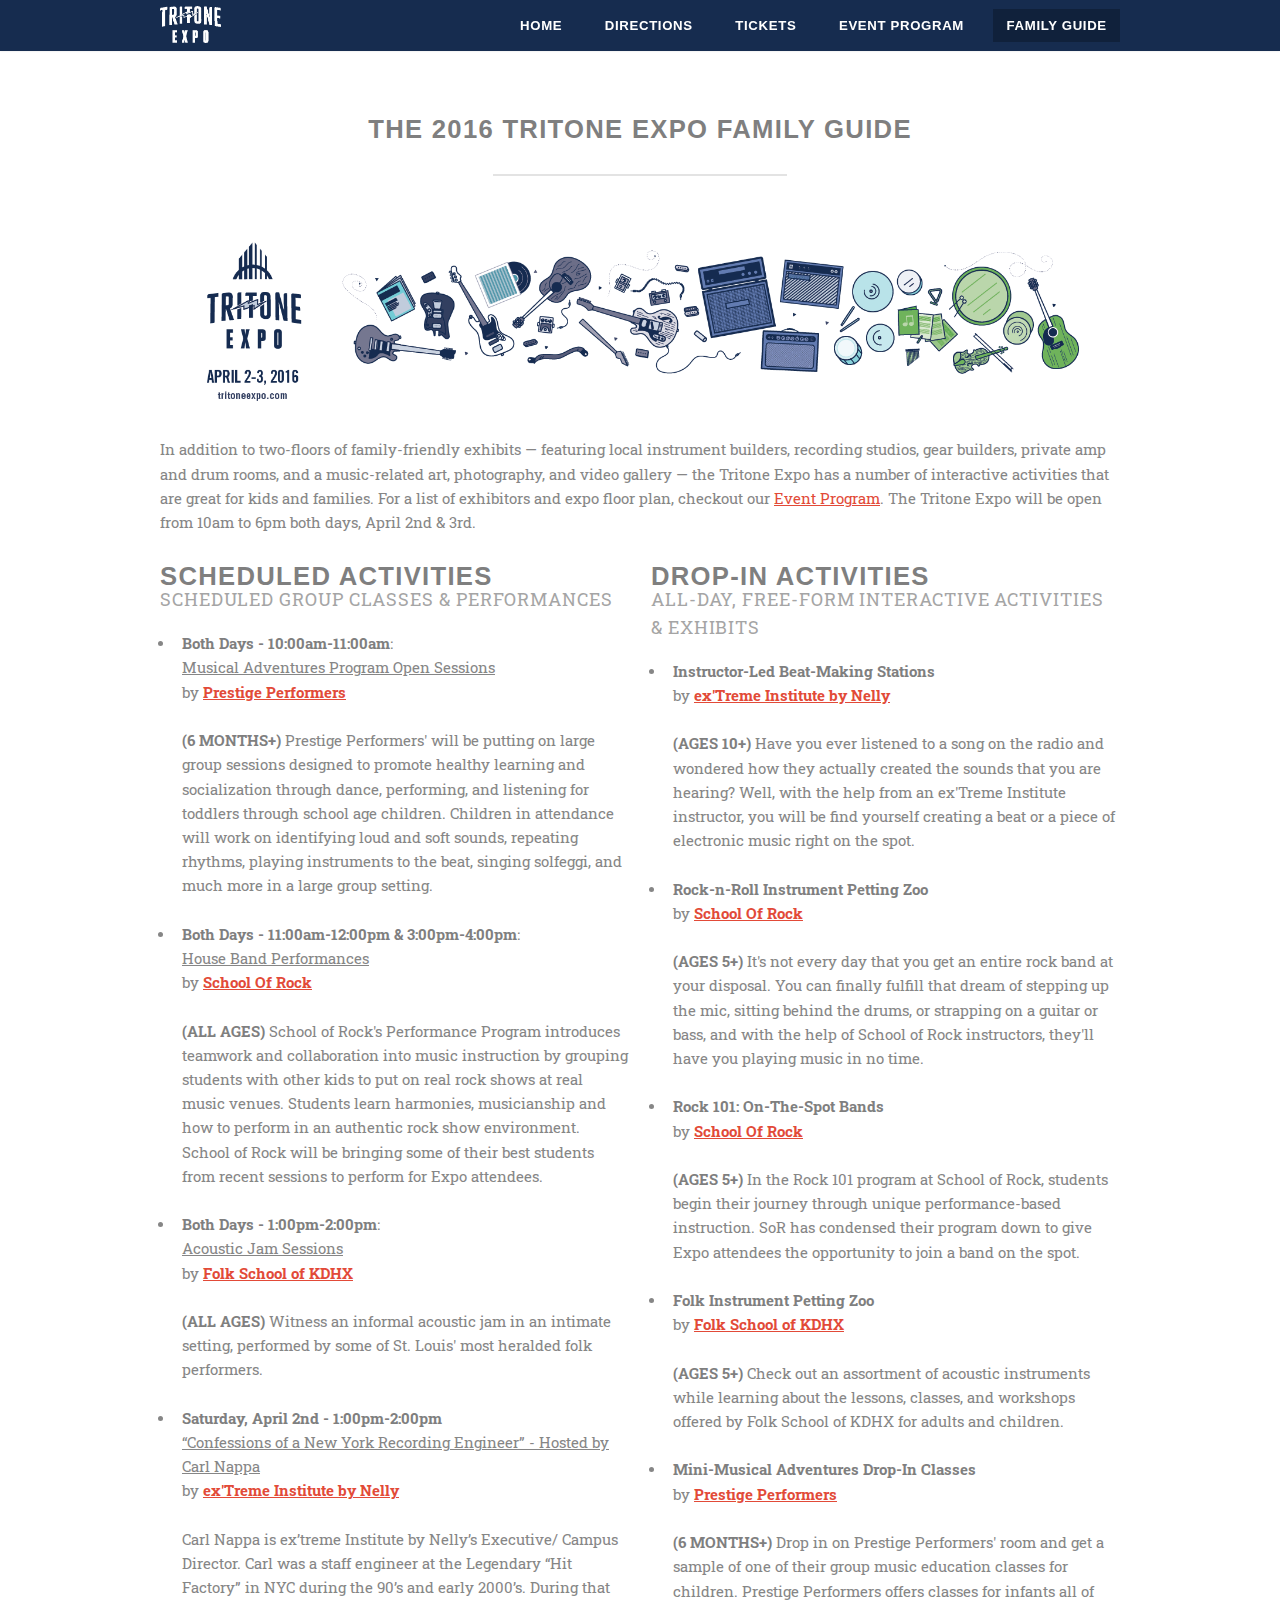
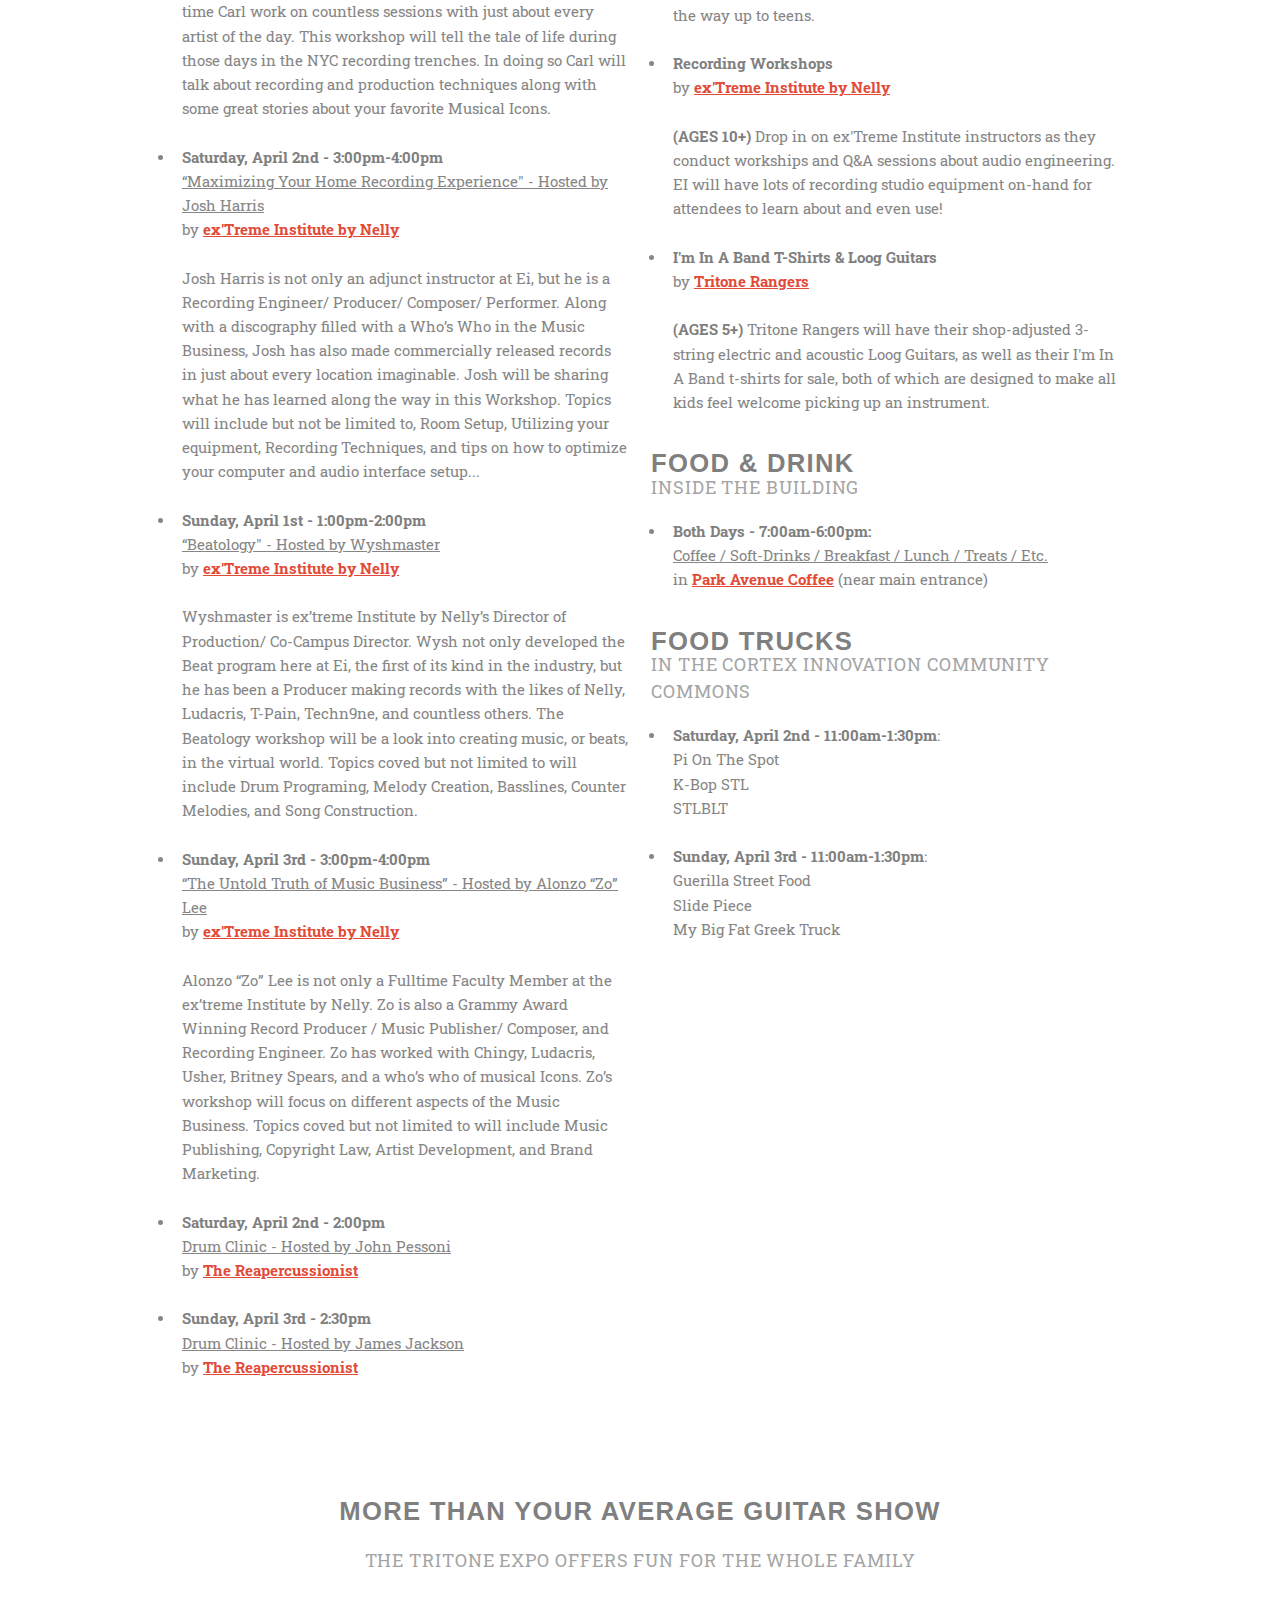
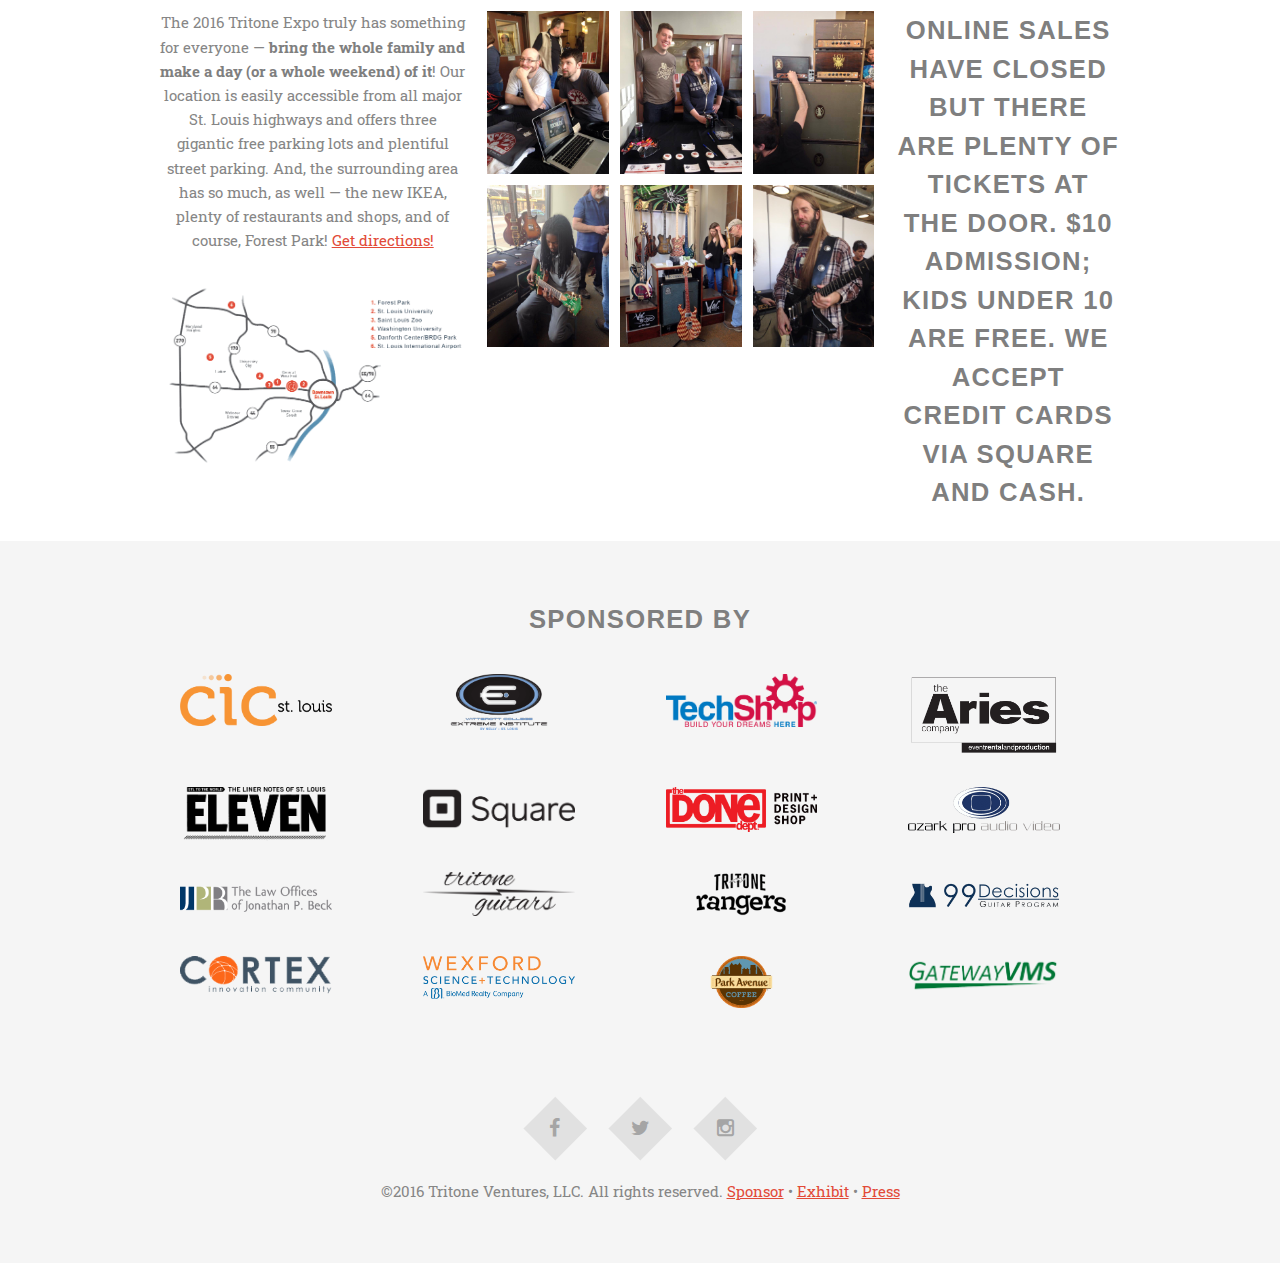
<file: family-guide/index.html>
<!DOCTYPE HTML>
<!--
  Scalar by Pixelarity
  pixelarity.com @pixelarity
  License: pixelarity.com/license
-->
<html>
  <head>
    <meta charset="utf-8" />
    <meta name="viewport" content="width=device-width, initial-scale=1" />
    <meta http-equiv='x-dns-prefetch-control' content='on'>
    <link rel="dns-prefetch" href="//www.google-analytics.com">
    <link rel="dns-prefetch" href="//widgets.shopifyapps.com">

    <title>Family Guide | The Tritone Expo</title>    
    <meta name="description" content="The 2016 Tritone Expo offers a wide variety of exhibits and activities geared towards music enthusiasts of any age.">
    <meta property="og:title" content="Family Guide | The Tritone Expo" />
    <meta property="og:site_name" content="Tritone Expo"/>
    <meta property="og:description" content="The 2016 Tritone Expo offers a wide variety of exhibits and activities geared towards music enthusiasts of any age." />
    <meta property="og:type" content="website" />
    <meta property="fb:admins" content="1627077502" />
    <meta property="og:image" content="http://tritoneexpo.com/images/tritone-expo-social-share-facebook.png" />
    <meta property="og:url" content="http://tritoneexpo.com/family-guide/" />
    <meta name="twitter:card" content="summary_large_image">
    <meta name="twitter:site" content="@tritoneexpo">
    <meta name="twitter:creator" content="@tritoneexpo">
    <meta name="twitter:title" content="Family Guide | The Tritone Expo">
    <meta name="twitter:description" content="The 2016 Tritone Expo offers a wide variety of exhibits and activities geared towards music enthusiasts of any age.">
    <meta name="twitter:image:src" content="http://tritoneexpo.com/images/tritone-expo-social-share-twitter.png">
    <link type="text/plain" rel="author" href="http://tritoneexpo.com/humans.txt" />

    <!--[if lte IE 8]><script src="assets/js/ie/html5shiv.js"></script><![endif]-->
    <link href='https://fonts.googleapis.com/css?family=Roboto+Slab:400,700' rel='stylesheet' type='text/css'>
    <link rel="stylesheet" href="../assets/css/fonts.css" />
    <link rel="stylesheet" href="../assets/css/font-awesome.min.css" />
    <link rel="stylesheet" href="../assets/css/main.css" />
    <!--[if lte IE 8]><link rel="stylesheet" href="assets/css/ie8.css" /><![endif]-->
  </head>
  <body>

    <!-- Header -->
    <header id="header">
      <div class="container">
        <!--<h1><a href="index.html" class="icon fa-cube">The Tritone Expo</a></h1>-->
        <a href="../" class=""><img src="../images/expo-logo-small.png" id="logo"></a>
        <nav id="nav">
          <ul>
            <li class=""><a href="../">Home</a></li>
            <li class=""><a href="../directions">Directions</a></li>
            <li class=""><a href="../attend">Tickets</a></li>
            <li class=""><a href="../event-program">Event Program</a></li>
            <li class="current"><a href="../family-guide">Family Guide</a></li>
          </ul>
        </nav>
      </div>
    </header>

    <!-- Page Wrapper -->
    <div id="page-wrapper">

      <!-- Main-->
      <div id="main" class="wrapper style3">
        <div class="container">
          <header class="major">
            <h2>The 2016 Tritone Expo Family Guide</h2>
          </header>
          <!-- Content -->
          <section id="content event-program">
            <div class="row 100% uniform">
              <div class="12u$">
                <span class="image fit"><img src="../images/illustration-banner.png" alt="The 2016 Tritone Expo"></span>
                <p>In addition to two-floors of family-friendly exhibits — featuring local instrument builders, recording studios, gear builders, private amp and drum rooms, and a music-related art, photography, and video gallery — the Tritone Expo has a number of interactive activities that are great for kids and families. For a list of exhibitors and expo floor plan, checkout our <a href="../event-program">Event Program</a>. The Tritone Expo will be open from 10am to 6pm both days, April 2nd & 3rd.</p>
              </div>
              <div class="6u 12u$(medium)" id="first-floor">
                <header>
                  <h2 class="exhibitor-heading">Scheduled Activities</h2>
                  <p>Scheduled Group Classes & Performances</p>
                </header>

                <ul>
                  <li><strong>Both Days - 10:00am-11:00am</strong>:<br><u>Musical Adventures Program Open Sessions</u><br>by <strong><a href="http://www.prestigeperformers.org" target="_blank">Prestige Performers</a></strong><br><br><strong>(6 MONTHS+)</strong> Prestige Performers' will be putting on large group sessions designed to promote healthy learning and socialization through dance, performing, and listening for toddlers through school age children. Children in attendance will work on identifying loud and soft sounds, repeating rhythms, playing instruments to the beat, singing solfeggi, and much more in a large group setting.<br><br></li>
                  <li><strong>Both Days - 11:00am-12:00pm & 3:00pm-4:00pm</strong>:<br><u>House Band Performances</u><br>by <strong><a href="http://locations.schoolofrock.com/kirkwood" target="_blank">School Of Rock</a></strong><br><br><strong>(ALL AGES)</strong> School of Rock's Performance Program introduces teamwork and collaboration into music instruction by grouping students with other kids to put on real rock shows at real music venues. Students learn harmonies, musicianship and how to perform in an authentic rock show environment. School of Rock will be bringing some of their best students from recent sessions to perform for Expo attendees.<br><br></li>
                  <li><strong>Both Days - 1:00pm-2:00pm</strong>:<br><u>Acoustic Jam Sessions</u><br>by <strong><a href="http://folkschoolstl.org" target="_blank">Folk School of KDHX</a></strong><br><br><strong>(ALL AGES)</strong> Witness an informal acoustic jam in an intimate setting, performed by some of St. Louis' most heralded folk performers.<br><br></li>
                  <li><strong>Saturday, April 2nd - 1:00pm-2:00pm</strong><br><u>“Confessions of a New York Recording Engineer” - Hosted by Carl Nappa</u><br>by <strong><a href="http://eibynelly.com" target="_blank">ex'Treme Institute by Nelly</a></strong><br><br>Carl Nappa is ex’treme Institute by Nelly’s Executive/ Campus Director. Carl was a staff engineer at the Legendary “Hit Factory” in NYC during the 90’s and early 2000’s.  During that time Carl work on countless sessions with just about every artist of the day. This workshop will tell the tale of life during those days in the NYC recording trenches. In doing so Carl will talk about recording and production techniques along with some great stories about your favorite Musical Icons.<br><br></li>
                  <li><strong>Saturday, April 2nd - 3:00pm-4:00pm</strong><br><u>“Maximizing Your Home Recording Experience" - Hosted by Josh Harris</u><br>by <strong><a href="http://eibynelly.com" target="_blank">ex'Treme Institute by Nelly</a></strong><br><br>Josh Harris is not only an adjunct instructor at Ei, but he is a Recording Engineer/ Producer/ Composer/ Performer.  Along with  a  discography filled with a Who’s Who in the Music Business, Josh has also made commercially released records in just about every location imaginable. Josh will be sharing what he has learned along the way in this Workshop. Topics will include but not be limited to, Room Setup, Utilizing your equipment, Recording Techniques, and tips on how to optimize your computer and audio interface setup...<br><br></li>
                  <li><strong>Sunday, April 1st - 1:00pm-2:00pm</strong><br><u>“Beatology" - Hosted by Wyshmaster</u><br>by <strong><a href="http://eibynelly.com" target="_blank">ex'Treme Institute by Nelly</a></strong><br><br>Wyshmaster is ex’treme Institute by Nelly’s Director of Production/ Co-Campus Director. Wysh not only developed the Beat program here at Ei, the first of its kind in the industry, but he has been a Producer making records with the likes of Nelly, Ludacris, T-Pain, Techn9ne, and countless others. The Beatology workshop will be a look into creating music, or beats, in the virtual world. Topics coved but not limited to will include Drum Programing, Melody Creation, Basslines, Counter Melodies, and Song Construction.<br><br></li>
                  <li><strong>Sunday, April 3rd - 3:00pm-4:00pm</strong><br><u>“The Untold Truth of Music Business” - Hosted by Alonzo “Zo” Lee</u><br>by <strong><a href="http://eibynelly.com" target="_blank">ex'Treme Institute by Nelly</a></strong><br><br>Alonzo “Zo” Lee is not only a Fulltime Faculty Member at the ex’treme Institute by Nelly. Zo is also a Grammy Award Winning Record Producer / Music Publisher/ Composer, and Recording Engineer. Zo has worked with Chingy, Ludacris, Usher, Britney Spears, and a who’s who of musical Icons. Zo’s workshop will focus on different aspects of the Music Business. Topics coved but not limited to will include Music Publishing, Copyright Law, Artist Development, and Brand Marketing.<br><br></li>
                <li><strong>Saturday, April 2nd - 2:00pm</strong><br><u>Drum Clinic - Hosted by John Pessoni</u><br>by <strong><a href="http://thedrumreaper.com/" target="_blank">The Reapercussionist</a></strong><br><br></li>
                <li><strong>Sunday, April 3rd - 2:30pm</strong><br><u>Drum Clinic - Hosted by James Jackson</u><br>by <strong><a href="http://thedrumreaper.com/" target="_blank">The Reapercussionist</a></strong><br><br></li>
                </ul>
              </div>
              <div class="6u$ 12u$(medium)" id="second-floor">
                <hr>
                <header>
                  <h2 class="exhibitor-heading">Drop-In Activities</h2>
                  <p>All-Day, Free-Form Interactive Activities & Exhibits</p>
                </header>

                <ul>
                  <li><strong>Instructor-Led Beat-Making Stations</strong><br>by <strong><a href="http://eibynelly.com" target="_blank">ex'Treme Institute by Nelly</a></strong><br><br><strong>(AGES 10+)</strong> Have you ever listened to a song on the radio and wondered how they actually created the sounds that you are hearing? Well, with the help from an ex'Treme Institute instructor, you will be find yourself creating a beat or a piece of electronic music right on the spot.<br><br></li>
                  <li><strong>Rock-n-Roll Instrument Petting Zoo</strong><br>by <strong><a href="http://locations.schoolofrock.com/kirkwood" target="_blank">School Of Rock</a></strong><br><br><strong>(AGES 5+)</strong> It's not every day that you get an entire rock band at your disposal. You can finally fulfill that dream of stepping up the mic, sitting behind the drums, or strapping on a guitar or bass, and with the help of School of Rock instructors, they'll have you playing music in no time.<br><br></li>
                  <li><strong>Rock 101: On-The-Spot Bands</strong><br>by <strong><a href="http://locations.schoolofrock.com/kirkwood" target="_blank">School Of Rock</a></strong><br><br><strong>(AGES 5+)</strong> In the Rock 101 program at School of Rock, students begin their journey through unique performance-based instruction. SoR has condensed their program down to give Expo attendees the opportunity to join a band on the spot.<br><br></li>
                  <li><strong>Folk Instrument Petting Zoo</strong><br>by <strong><a href="http://folkschoolstl.org" target="_blank">Folk School of KDHX</a></strong><br><br><strong>(AGES 5+)</strong> Check out an assortment of acoustic instruments while learning about the lessons, classes, and workshops offered by Folk School of KDHX for adults and children.<br><br></li>
                  <li><strong>Mini-Musical Adventures Drop-In Classes</strong><br>by <strong><a href="http://www.prestigeperformers.org" target="_blank">Prestige Performers</a></strong><br><br><strong>(6 MONTHS+)</strong> Drop in on Prestige Performers' room and get a sample of one of their group music education classes for children. Prestige Performers offers classes for infants all of the way up to teens.<br><br></li>
                  <li><strong>Recording Workshops</strong><br>by <strong><a href="http://eibynelly.com" target="_blank">ex'Treme Institute by Nelly</a></strong><br><br><strong>(AGES 10+)</strong> Drop in on ex'Treme Institute instructors as they conduct workships and Q&A sessions about audio engineering. EI will have lots of recording studio equipment on-hand for attendees to learn about and even use!<br><br></li>
                  <li><strong>I'm In A Band T-Shirts & Loog Guitars</strong><br>by <strong><a href="http://tritonerangers.com" target="_blank">Tritone Rangers</a></strong><br><br><strong>(AGES 5+)</strong> Tritone Rangers will have their shop-adjusted 3-string electric and acoustic Loog Guitars, as well as their I'm In A Band t-shirts for sale, both of which are designed to make all kids feel welcome picking up an instrument.</li>
                </ul>
                <hr>

                <header>
                  <h2 class="exhibitor-heading">Food & Drink</h2>
                  <p>Inside The Building</p>
                </header>

                <ul>
                  <li><strong>Both Days - 7:00am-6:00pm:</strong><br><u>Coffee / Soft-Drinks / Breakfast / Lunch / Treats / Etc.</u><br>in <strong><a href="http://parkavenuecoffee.com" target="_blank">Park Avenue Coffee</a></strong> (near main entrance)</li>
                </ul>

                <hr>
                <header>
                  <h2 class="exhibitor-heading">Food Trucks</h2>
                  <p>In The Cortex Innovation Community Commons</p>
                </header>

                <ul>
                  <li><strong>Saturday, April 2nd - 11:00am-1:30pm</strong>:<br>Pi On The Spot<br>K-Bop STL<br>STLBLT<br><br></li>
                  <li><strong>Sunday, April 3rd - 11:00am-1:30pm</strong>:<br>Guerilla Street Food<br>Slide Piece<br>My Big Fat Greek Truck</li>
                </ul>
                <hr>
                
              </div>
            </div>
          </section>
        </div>
      </div>

      <!-- Three -->
      <section id="three" class="wrapper style3 special">
        <div class="container">
          <header>
            <h2>More Than Your Average Guitar Show</h2>
            <p>The Tritone Expo Offers Fun For The Whole Family</p>
          </header>
          <div class="row 100% uniform">
            <div class="4u 12u$(medium)">
              <p>The 2016 Tritone Expo truly has something for everyone — <strong>bring the whole family and make a day (or a whole weekend) of it</strong>! Our location is easily accessible from all major St. Louis highways and offers three gigantic free parking lots and plentiful street parking. And, the surrounding area has so much, as well — the new IKEA, plenty of restaurants and shops, and of course, Forest Park! <a href="directions">Get directions!</a></p>
              <span class="image fit">
                <img src="../images/expo-corridor-map.png" alt="" class="image fit" />
              </span>
            </div>
            <div class="5u 12u$(medium)">
              <div class="row 50% uniform">
                <div class="4u 4u(xsmall)">
                  <span class="image fit">
                    <img src="../images/first-expo2.jpg">
                  </span>
                </div>
                <div class="4u 4u(xsmall)">
                  <span class="image fit">
                    <img src="../images/first-expo3.jpg">
                  </span>
                </div>
                <div class="4u$ 4u$(xsmall)">
                  <span class="image fit">
                    <img src="../images/first-expo4.jpg">
                  </span>
                </div>
                <div class="4u 4u(xsmall)">
                  <span class="image fit">
                    <img src="../images/first-expo5.jpg">
                  </span>
                </div>
                <div class="4u 4u(xsmall)">
                  <span class="image fit">
                    <img src="../images/first-expo6.jpg">
                  </span>
                </div>
                <div class="4u$ 4u$(xsmall)">
                  <span class="image fit">
                    <img src="../images/first-expo7.jpg">
                  </span>
                </div>
              </div>
              </div>
              <div class="3u$ 12u$(medium)">
                <h2>ONLINE SALES HAVE CLOSED BUT THERE ARE PLENTY OF TICKETS AT THE DOOR. $10 ADMISSION; KIDS UNDER 10 ARE FREE. WE ACCEPT CREDIT CARDS VIA SQUARE AND CASH.</h2>
              </div>
            </div>
          </div>
        </section>

            <section id="four sponsors" class="wrapper style2 special">
          <div class="container">
            <header>
              <h2>Sponsored By</h2>
            </header>
            <div class="row uniform 50%">
                <div class="3u 6u(small)"><span class="sponsor image fit"><a href="http://stl.cic.us" target="_blank"><img src="../images/cicstl.png" alt="CIC St. Louis"></a></span></div>
                <div class="3u 6u$(small)"><span class="sponsor image fit"><a href="http://eibynelly.com" target="_blank"><img src="../images/eibynelly.png" alt="ex'Treme Institute by Nelly"></a></span></div>
                <div class="3u 6u(small)"><span class="sponsor image fit"><a href="http://www.techshop.ws" target="_blank"><img src="../images/techshop.png" alt="TechShop"></a></span></div>
                <div class="3u$ 6u$(small)"><span class="sponsor image fit"><a href="http://ariescompany.com" target="_blank"><img src="../images/aries.png" alt="The Aries Company"></a></span></div>
                <div class="3u 6u(small)"><span class="sponsor image fit"><a href="http://www.elevenmusicmag.com/" target="_blank"><img src="../images/eleven-mag.png" alt="Eleven Magazine St. Louis"></a></span></div>
                <div class="3u 6u$(small)"><span class="sponsor image fit"><a href="https://squareup.com/i/521993A3" target="_blank"><img src="../images/square.png" alt="Square"></a></span></div>
                <div class="3u 6u(small)"><span class="sponsor image fit"><a href="http://www.thedonedept.com" target="_blank"><img src="../images/done-dept.png" alt="The Done Dept. Print + Design Shop"></a></span></div>
                <div class="3u$ 6u$(small)"><span class="sponsor image fit"><a href="http://ozarkproav.com" target="_blank"><img src="../images/opav.png" alt="Ozark Pro Audio Video"></a></span></div> 
                <div class="3u 6u(small)"><span class="sponsor image fit"><a href="http://jpbecklaw.com" target="_blank"><img src="../images/jpblaw.png" alt="The Law Offices of Jonathan P. Beck"></a></span></div>
                <div class="3u 6u$(small)"><span class="sponsor image fit"><a href="http://tritone-guitars.com" target="_blank"><img src="../images/tritone-guitars.png" alt="Tritone Guitars"></a></span></div>
                <div class="3u 6u(small)"><span class="sponsor image fit"><a href="http://tritonerangers.com" target="_blank"><img src="../images/tritone-rangers.png" alt="Tritone Rangers"></a></span></div>
                <div class="3u$ 6u$(small)"><span class="sponsor image fit"><a href="http://wexfordscitech.com" target="_blank"><img src="../images/99-decisions.png" alt="Wexford Science & Technology"></a></span></div>
                <div class="3u 6u(small)"><span class="sponsor image fit"><a href="http://cortexstl.com" target="_blank"><img src="../images/cortex-logo.png" alt="Cortex Innovation Community St. Louis"></a></span></div>
                <div class="3u 6u$(small)"><span class="sponsor image fit"><a href="http://wexfordscitech.com" target="_blank"><img src="../images/wexford.png" alt="Wexford Science & Technology"></a></span></div>
                <div class="3u 6u(small)"><span class="sponsor image fit"><a href="http://parkavenuecoffee.com" target="_blank"><img src="../images/parkavenue.png" alt="Park Avenue Coffee"></a></span></div>
                <div class="3u$ 6u$(small)"><span class="sponsor image fit"><a href="http://gatewayvms.org" target="_blank"><img src="../images/GVMS-logo.png" alt="GatewayVMS"></a></span></div>
            </div>
          </div>
        </section>

      <!-- Footer -->
      <footer id="footer">
        <ul class="major-icons">
          <li><a href="https://www.facebook.com/tritoneexpo" class="icon fa-facebook" target="_blank"><span class="label">Facebook</span></a></li>
          <li><a href="https://twitter.com/tritoneexpo" class="icon fa-twitter" target="_blank"><span class="label">Twitter</span></a></li>
          <li><a href="https://instagram.com/tritoneexpo" class="icon fa-instagram" target="_blank"><span class="label">Email</span></a></li>
        </ul>
        <p class="copyright">&copy;2016 Tritone Ventures, LLC. All rights reserved. <a href="../sponsor">Sponsor</a> &bull; <a href="../exhibit">Exhibit</a> &bull; <a href="../press">Press</a></p>
      </footer>

    </div>

    <div data-checkout_button_text="Checkout" data-cart_button_text="Cart" data-button_text_color="ffffff" data-button_background_color="e04b3e" data-background_color="ffffff" data-text_color="172d4e" data-accent_color="4a6da6" data-cart_title="Your Cart" data-discount_notice_text="Shipping and discount codes are added at checkout." data-cart_total_text="Total" data-sticky="true" data-empty_cart_text="Your cart is empty." data-embed_type="cart" data-shop="tritone-guitars.myshopify.com"></div>
    <script type="text/javascript">
      document.getElementById('ShopifyEmbedScript') || document.write('<script type="text/javascript" src="https://widgets.shopifyapps.com/assets/widgets/embed/client.js" id="ShopifyEmbedScript"><\/script>');
    </script>
    <!-- Scripts -->
    <script src="../assets/js/jquery.min.js"></script>
    <script src="../assets/js/jquery.dropotron.min.js"></script>
    <script src="../assets/js/skel.min.js"></script>
    <script src="../assets/js/util.js"></script>
    <!--[if lte IE 8]><script src="assets/js/ie/respond.min.js"></script><![endif]-->
    <script src="../assets/js/main.js"></script>

    <script>
      (function(i,s,o,g,r,a,m){i['GoogleAnalyticsObject']=r;i[r]=i[r]||function(){
        (i[r].q=i[r].q||[]).push(arguments)},i[r].l=1*new Date();a=s.createElement(o),
        m=s.getElementsByTagName(o)[0];a.async=1;a.src=g;m.parentNode.insertBefore(a,m)
      })(window,document,'script','//www.google-analytics.com/analytics.js','ga');

      ga('create', 'UA-69978574-3', 'auto');
      ga('send', 'pageview');

    </script>
  </body>
</html>
</file>
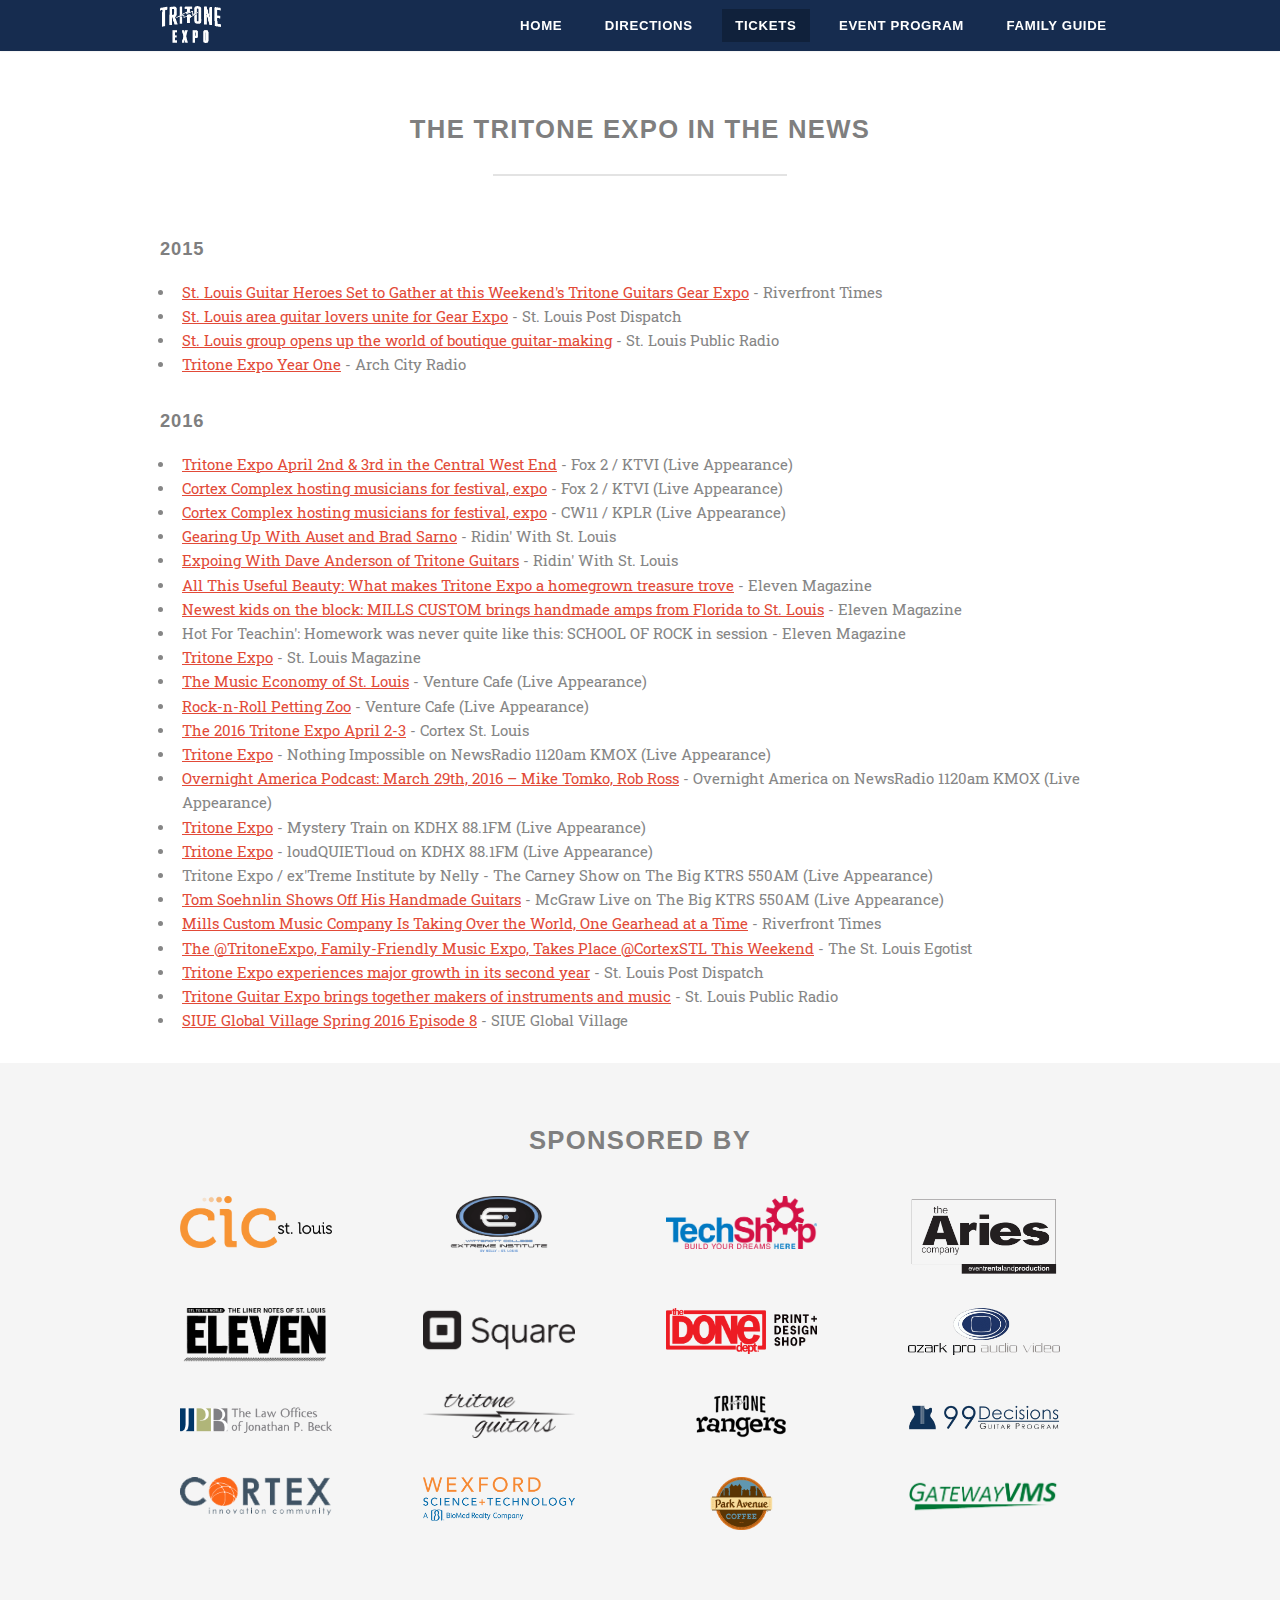
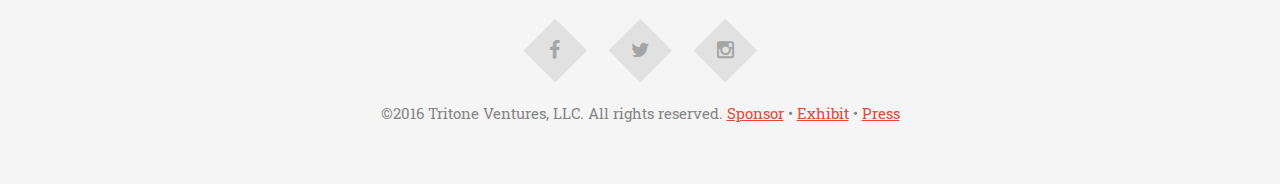
<file: press/index.html>
<!DOCTYPE HTML>
<!--
  Scalar by Pixelarity
  pixelarity.com @pixelarity
  License: pixelarity.com/license
-->
<html>
  <head>
    <meta charset="utf-8" />
    <meta name="viewport" content="width=device-width, initial-scale=1" />
    <meta http-equiv='x-dns-prefetch-control' content='on'>
    <link rel="dns-prefetch" href="//www.google-analytics.com">
    <link rel="dns-prefetch" href="//widgets.shopifyapps.com">

    <title>Press | The Tritone Expo</title>    
    <meta name="description" content="Press coverage of the Tritone Expo.">
    <meta property="og:title" content="Press | The Tritone Expo" />
    <meta property="og:site_name" content="Tritone Expo"/>
    <meta property="og:description" content="Press coverage of the Tritone Expo." />
    <meta property="og:type" content="website" />
    <meta property="fb:admins" content="1627077502" />
    <meta property="og:image" content="http://tritoneexpo.com/images/tritone-expo-social-share-facebook.png" />
    <meta property="og:url" content="http://tritoneexpo.com/press/" />
    <meta name="twitter:card" content="summary_large_image">
    <meta name="twitter:site" content="@tritoneexpo">
    <meta name="twitter:creator" content="@tritoneexpo">
    <meta name="twitter:title" content="Press | The Tritone Expo">
    <meta name="twitter:description" content="Press coverage of the Tritone Expo.">
    <meta name="twitter:image:src" content="http://tritoneexpo.com/images/tritone-expo-social-share-twitter.png">
    <link type="text/plain" rel="author" href="http://tritoneexpo.com/humans.txt" />

    <!--[if lte IE 8]><script src="assets/js/ie/html5shiv.js"></script><![endif]-->
    <link href='https://fonts.googleapis.com/css?family=Roboto+Slab:400,700' rel='stylesheet' type='text/css'>
    <link rel="stylesheet" href="../assets/css/fonts.css" />
    <link rel="stylesheet" href="../assets/css/font-awesome.min.css" />
    <link rel="stylesheet" href="../assets/css/main.css" />
    <!--[if lte IE 8]><link rel="stylesheet" href="assets/css/ie8.css" /><![endif]-->
  </head>
  <body>

    <!-- Header -->
    <header id="header">
      <div class="container">
        <!--<h1><a href="index.html" class="icon fa-cube">The Tritone Expo</a></h1>-->
        <a href="../" class=""><img src="../images/expo-logo-small.png" id="logo"></a>
        <nav id="nav">
          <ul>
            <li class=""><a href="../">Home</a></li>
            <li class=""><a href="../directions">Directions</a></li>
            <li class="current"><a href="../attend">Tickets</a></li>
            <li class=""><a href="../event-program">Event Program</a></li>
            <li class=""><a href="../family-guide">Family Guide</a></li>
          </ul>
        </nav>
      </div>
    </header>

    <!-- Page Wrapper -->
    <div id="page-wrapper">

      <!-- Main-->
      <div id="main" class="wrapper style3">
        <div class="container">
          <header class="major">
            <h2>The Tritone Expo In The News</h2>
          </header>

          <!-- Content -->
          <section id="content">
            <div class="row 25% uniform">
              <div class="12u$">
                <h3>2015</h3>
                <ul>
                  <li><a href="http://www.riverfronttimes.com/musicblog/2015/03/20/st-louis-guitar-heroes-set-to-gather-at-this-weekends-tritone-guitars-gear-expo" target="_blank">St. Louis Guitar Heroes Set to Gather at this Weekend's Tritone Guitars Gear Expo</a> - Riverfront Times</li>
                  <li><a href="http://www.stltoday.com/business/local/st-louis-area-guitar-lovers-unite-for-gear-expo/article_601cd14b-b84d-5d82-b4df-ace575809434.html" target="_blank">St. Louis area guitar lovers unite for Gear Expo</a> - St. Louis Post Dispatch</li>
                  <li><a href="http://news.stlpublicradio.org/post/st-louis-group-opens-world-boutique-guitar-making" target="_blank">St. Louis group opens up the world of boutique guitar-making</a> - St. Louis Public Radio</li>
                  <li><a href="https://www.youtube.com/watch?v=0jqAscBSPKQ" target="_blank">Tritone Expo Year One</a> - Arch City Radio</li>
                </ul>
                <h3>2016</h3>
                <ul>
                  <li><a href="http://fox2now.com/2016/03/23/tritone-expo-april-2nd-3rd-in-the-central-west-end/" target="_blank">Tritone Expo April 2nd & 3rd in the Central West End</a> - Fox 2 / KTVI (Live Appearance)</li>
                  <li><a href="http://fox2now.com/2016/03/30/cortex-complex-hosting-musicians-for-festival-expo/" target="_blank">Cortex Complex hosting musicians for festival, expo</a> - Fox 2 / KTVI (Live Appearance)</li>
                  <li><a href="http://kplr11.com/2016/03/30/cortex-complex-hosting-musicians-for-festival-expo/" target="_blank">Cortex Complex hosting musicians for festival, expo</a> - CW11 / KPLR (Live Appearance)</li>
                  <li><a href="http://ridinwithstlouis.com/?p=187" target="_blank">Gearing Up With Auset and Brad Sarno</a> - Ridin' With St. Louis</li>
                  <li><a href="http://ridinwithstlouis.com/?p=190" target="_blank">Expoing With Dave Anderson of Tritone Guitars</a> - Ridin' With St. Louis</li>
                  <li><a href="http://elevenmusicmag.tumblr.com/post/141097313620/all-this-useful-beauty" target="_blank">All This Useful Beauty: What makes Tritone Expo a homegrown treasure trove</a> - Eleven Magazine</li>
                  <li><a href="http://elevenmusicmag.tumblr.com/post/141097499095/newest-kids-on-the-block" target="_blank">Newest kids on the block: MILLS CUSTOM brings handmade amps from Florida to St. Louis</a> - Eleven Magazine</li>
                  <li>Hot For Teachin': Homework was never quite like this: SCHOOL OF ROCK in session - Eleven Magazine</li>
                  <li><a href="http://www.stlmag.com/events/tritone-expo/" target="_blank">Tritone Expo</a> - St. Louis Magazine</li>
                  <li><a href="https://www.vencafstl.org/event/the-music-economy-of-st-louis-the-tritone-expo/#." target="_blank">The Music Economy of St. Louis</a> - Venture Cafe (Live Appearance)</li>
                  <li><a href="https://www.vencafstl.org/event/rock-n-roll-petting-zoo-the-tritone-expo/#." target="_blank">Rock-n-Roll Petting Zoo</a> - Venture Cafe (Live Appearance)</li>
                  <li><a href="http://cortexstl.com/the-2016-tritone-expo-april-2-3/" target="_blank">The 2016 Tritone Expo April 2-3</a> - Cortex St. Louis</li>
                  <li><a href="http://stlouis.cbslocal.com/audio/nothing-impossible/nothing-impossible/" target="_blank">Tritone Expo</a> - Nothing Impossible on NewsRadio 1120am KMOX (Live Appearance)</li>
                  <li><a href="http://stlouis.cbslocal.com/2016/03/29/overnight-america-podcast-march-29th-2016-mike-tomko-rob-ross/" target="_blank">Overnight America Podcast: March 29th, 2016 – Mike Tomko, Rob Ross</a> - Overnight America on NewsRadio 1120am KMOX (Live Appearance)</li>
                  <li><a href="http://www.kdhx.fm/sgarchives/archive_gen.php?show=mysterytrain" target="_blank">Tritone Expo</a> - Mystery Train on KDHX 88.1FM (Live Appearance)</li>
                  <li><a href="http://www.kdhx.fm/sgarchives/archive_gen.php?show=loudquietloud" target="_blank">Tritone Expo</a> - loudQUIETloud on KDHX 88.1FM (Live Appearance)</li>
                  <li>Tritone Expo / ex'Treme Institute by Nelly - The Carney Show on The Big KTRS 550AM (Live Appearance)</li>
                  <li><a href="https://www.youtube.com/watch?v=3XhyrWa0A1Q" target="_blank">Tom Soehnlin Shows Off His Handmade Guitars</a> - McGraw Live on The Big KTRS 550AM (Live Appearance)</li>
                  <li><a href="http://www.riverfronttimes.com/stlouis/mills-custom-music-company-is-taking-over-the-world-one-gearhead-at-a-time/Content?oid=3066939" target="_blank">Mills Custom Music Company Is Taking Over the World, One Gearhead at a Time</a> - Riverfront Times</li>
                  <li><a href="http://www.thestlouisegotist.com/news/local/2016/march/31/tritoneexpo-family-friendly-music-expo-takes-place-cortexstl-weekend" target="_blank">The @TritoneExpo, Family-Friendly Music Expo, Takes Place @CortexSTL This Weekend</a> - The St. Louis Egotist</li>
                  <li><a href="http://www.stltoday.com/entertainment/music/kevin-johnson/tritone-expo-experiences-major-growth-in-its-second-year/article_0bc9b642-1feb-54d0-8ace-fa67c213820b.html" target="_blank">Tritone Expo experiences major growth in its second year</a> - St. Louis Post Dispatch</li>
                  <li><a href="http://news.stlpublicradio.org/post/tritone-guitar-expo-brings-together-makers-instruments-and-music" target="_blank">Tritone Guitar Expo brings together makers of instruments and music</a> - St. Louis Public Radio</li>
                  <li><a href="https://vimeo.com/162097997" target="_blank">SIUE Global Village Spring 2016 Episode 8</a> - SIUE Global Village</li>
                </ul>
              </div>
            </div>
          </section>
        </div>
      </div>

      <section id="four sponsors" class="wrapper style2 special">
          <div class="container">
            <header>
              <h2>Sponsored By</h2>
            </header>
            <div class="row uniform 50%">
                <div class="3u 6u(small)"><span class="sponsor image fit"><a href="http://stl.cic.us" target="_blank"><img src="../images/cicstl.png" alt="CIC St. Louis"></a></span></div>
                <div class="3u 6u$(small)"><span class="sponsor image fit"><a href="http://eibynelly.com" target="_blank"><img src="../images/eibynelly.png" alt="ex'Treme Institute by Nelly"></a></span></div>
                <div class="3u 6u(small)"><span class="sponsor image fit"><a href="http://www.techshop.ws" target="_blank"><img src="../images/techshop.png" alt="TechShop"></a></span></div>
                <div class="3u$ 6u$(small)"><span class="sponsor image fit"><a href="http://ariescompany.com" target="_blank"><img src="../images/aries.png" alt="The Aries Company"></a></span></div>
                <div class="3u 6u(small)"><span class="sponsor image fit"><a href="http://www.elevenmusicmag.com/" target="_blank"><img src="../images/eleven-mag.png" alt="Eleven Magazine St. Louis"></a></span></div>
                <div class="3u 6u$(small)"><span class="sponsor image fit"><a href="https://squareup.com/i/521993A3" target="_blank"><img src="../images/square.png" alt="Square"></a></span></div>
                <div class="3u 6u(small)"><span class="sponsor image fit"><a href="http://www.thedonedept.com" target="_blank"><img src="../images/done-dept.png" alt="The Done Dept. Print + Design Shop"></a></span></div>
                <div class="3u$ 6u$(small)"><span class="sponsor image fit"><a href="http://ozarkproav.com" target="_blank"><img src="../images/opav.png" alt="Ozark Pro Audio Video"></a></span></div> 
                <div class="3u 6u(small)"><span class="sponsor image fit"><a href="http://jpbecklaw.com" target="_blank"><img src="../images/jpblaw.png" alt="The Law Offices of Jonathan P. Beck"></a></span></div>
                <div class="3u 6u$(small)"><span class="sponsor image fit"><a href="http://tritone-guitars.com" target="_blank"><img src="../images/tritone-guitars.png" alt="Tritone Guitars"></a></span></div>
                <div class="3u 6u(small)"><span class="sponsor image fit"><a href="http://tritonerangers.com" target="_blank"><img src="../images/tritone-rangers.png" alt="Tritone Rangers"></a></span></div>
                <div class="3u$ 6u$(small)"><span class="sponsor image fit"><a href="http://wexfordscitech.com" target="_blank"><img src="../images/99-decisions.png" alt="Wexford Science & Technology"></a></span></div>
                <div class="3u 6u(small)"><span class="sponsor image fit"><a href="http://cortexstl.com" target="_blank"><img src="../images/cortex-logo.png" alt="Cortex Innovation Community St. Louis"></a></span></div>
                <div class="3u 6u$(small)"><span class="sponsor image fit"><a href="http://wexfordscitech.com" target="_blank"><img src="../images/wexford.png" alt="Wexford Science & Technology"></a></span></div>
                <div class="3u 6u(small)"><span class="sponsor image fit"><a href="http://parkavenuecoffee.com" target="_blank"><img src="../images/parkavenue.png" alt="Park Avenue Coffee"></a></span></div>
                <div class="3u$ 6u$(small)"><span class="sponsor image fit"><a href="http://gatewayvms.org" target="_blank"><img src="../images/GVMS-logo.png" alt="GatewayVMS"></a></span></div>
            </div>
          </div>
        </section>

      <!-- Footer -->
      <footer id="footer">
        <ul class="major-icons">
          <li><a href="https://www.facebook.com/tritoneexpo" class="icon fa-facebook" target="_blank"><span class="label">Facebook</span></a></li>
          <li><a href="https://twitter.com/tritoneexpo" class="icon fa-twitter" target="_blank"><span class="label">Twitter</span></a></li>
          <li><a href="https://instagram.com/tritoneexpo" class="icon fa-instagram" target="_blank"><span class="label">Email</span></a></li>
        </ul>
        <p class="copyright">&copy;2016 Tritone Ventures, LLC. All rights reserved. <a href="../sponsor">Sponsor</a> &bull; <a href="../exhibit">Exhibit</a> &bull; <a href="../press">Press</a></p>
      </footer>

    </div>

    <div data-checkout_button_text="Checkout" data-cart_button_text="Cart" data-button_text_color="ffffff" data-button_background_color="e04b3e" data-background_color="ffffff" data-text_color="172d4e" data-accent_color="4a6da6" data-cart_title="Your Cart" data-discount_notice_text="Shipping and discount codes are added at checkout." data-cart_total_text="Total" data-sticky="true" data-empty_cart_text="Your cart is empty." data-embed_type="cart" data-shop="tritone-guitars.myshopify.com"></div>
    <script type="text/javascript">
      document.getElementById('ShopifyEmbedScript') || document.write('<script type="text/javascript" src="https://widgets.shopifyapps.com/assets/widgets/embed/client.js" id="ShopifyEmbedScript"><\/script>');
    </script>
    <!-- Scripts -->
    <script src="../assets/js/jquery.min.js"></script>
    <script src="../assets/js/jquery.dropotron.min.js"></script>
    <script src="../assets/js/skel.min.js"></script>
    <script src="../assets/js/util.js"></script>
    <!--[if lte IE 8]><script src="assets/js/ie/respond.min.js"></script><![endif]-->
    <script src="../assets/js/main.js"></script>

    <script>
      (function(i,s,o,g,r,a,m){i['GoogleAnalyticsObject']=r;i[r]=i[r]||function(){
        (i[r].q=i[r].q||[]).push(arguments)},i[r].l=1*new Date();a=s.createElement(o),
        m=s.getElementsByTagName(o)[0];a.async=1;a.src=g;m.parentNode.insertBefore(a,m)
      })(window,document,'script','//www.google-analytics.com/analytics.js','ga');

      ga('create', 'UA-69978574-3', 'auto');
      ga('send', 'pageview');

    </script>
  </body>
</html>
</file>
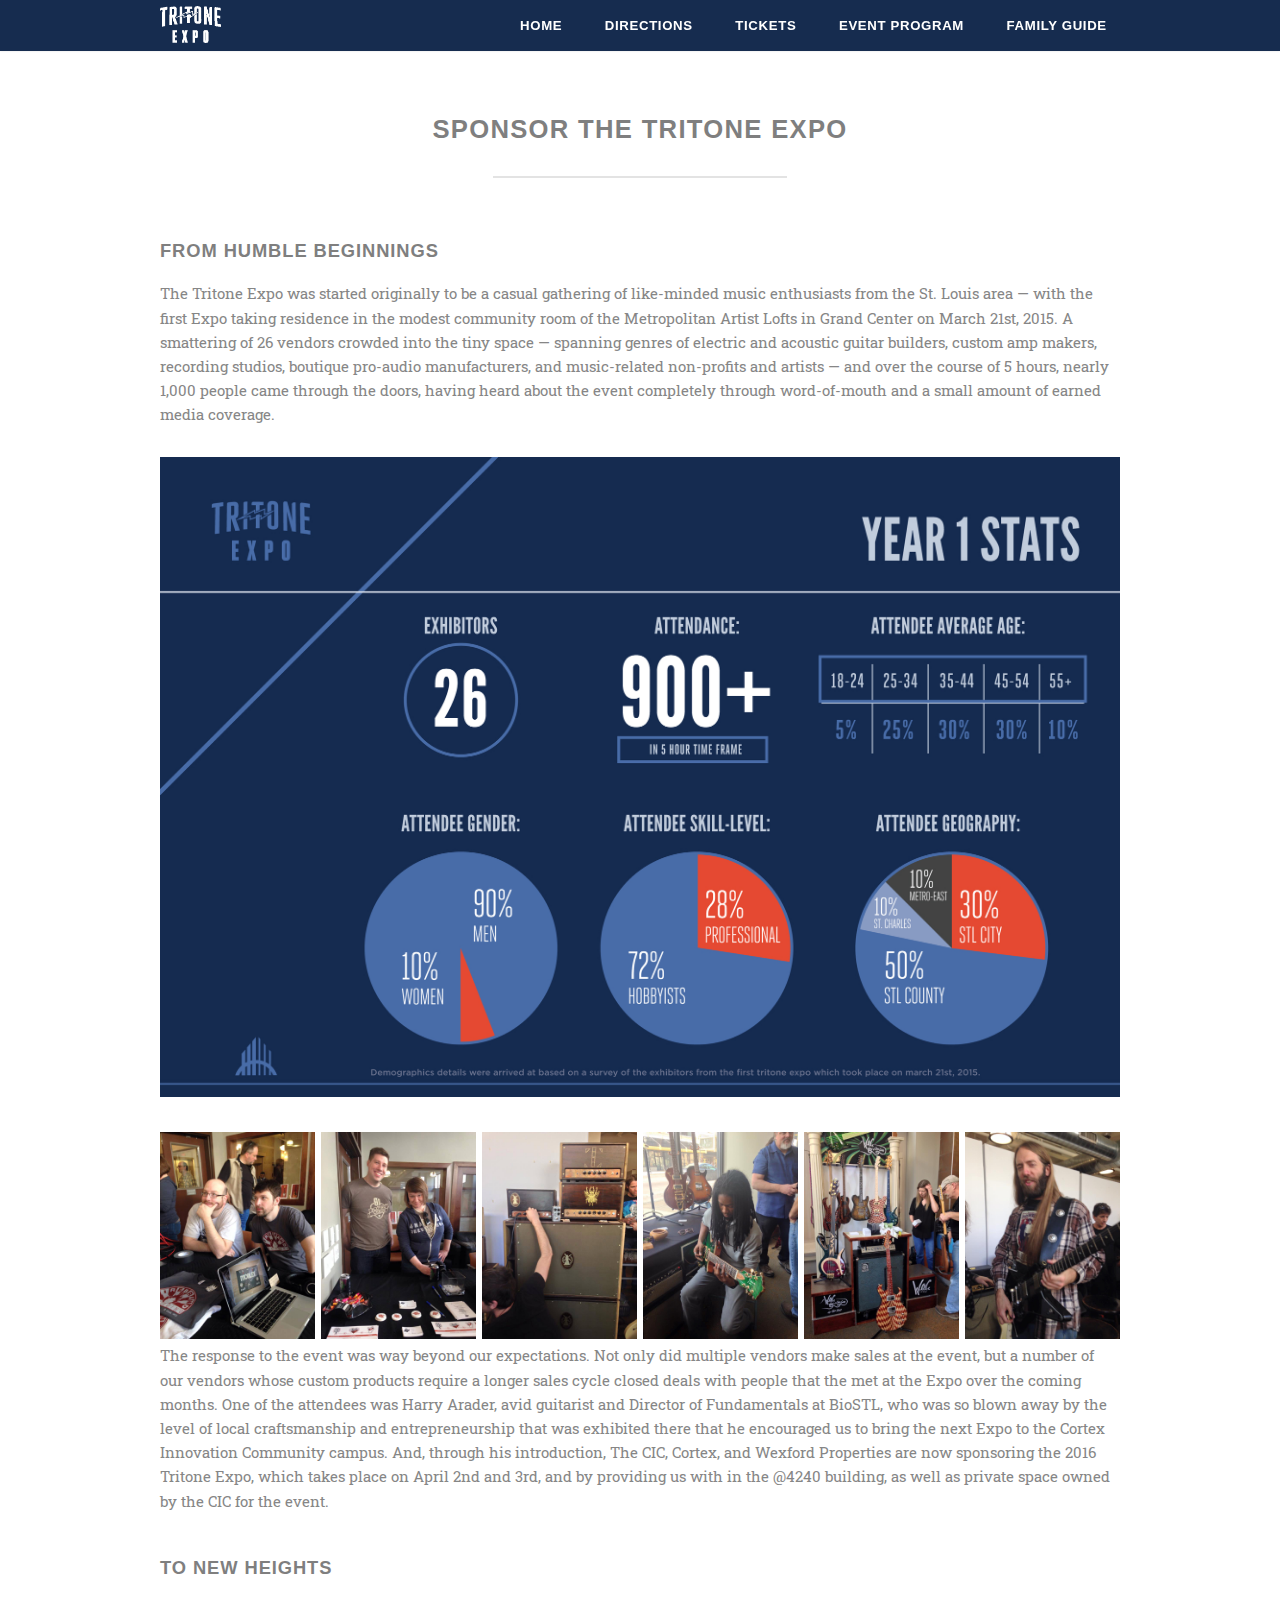
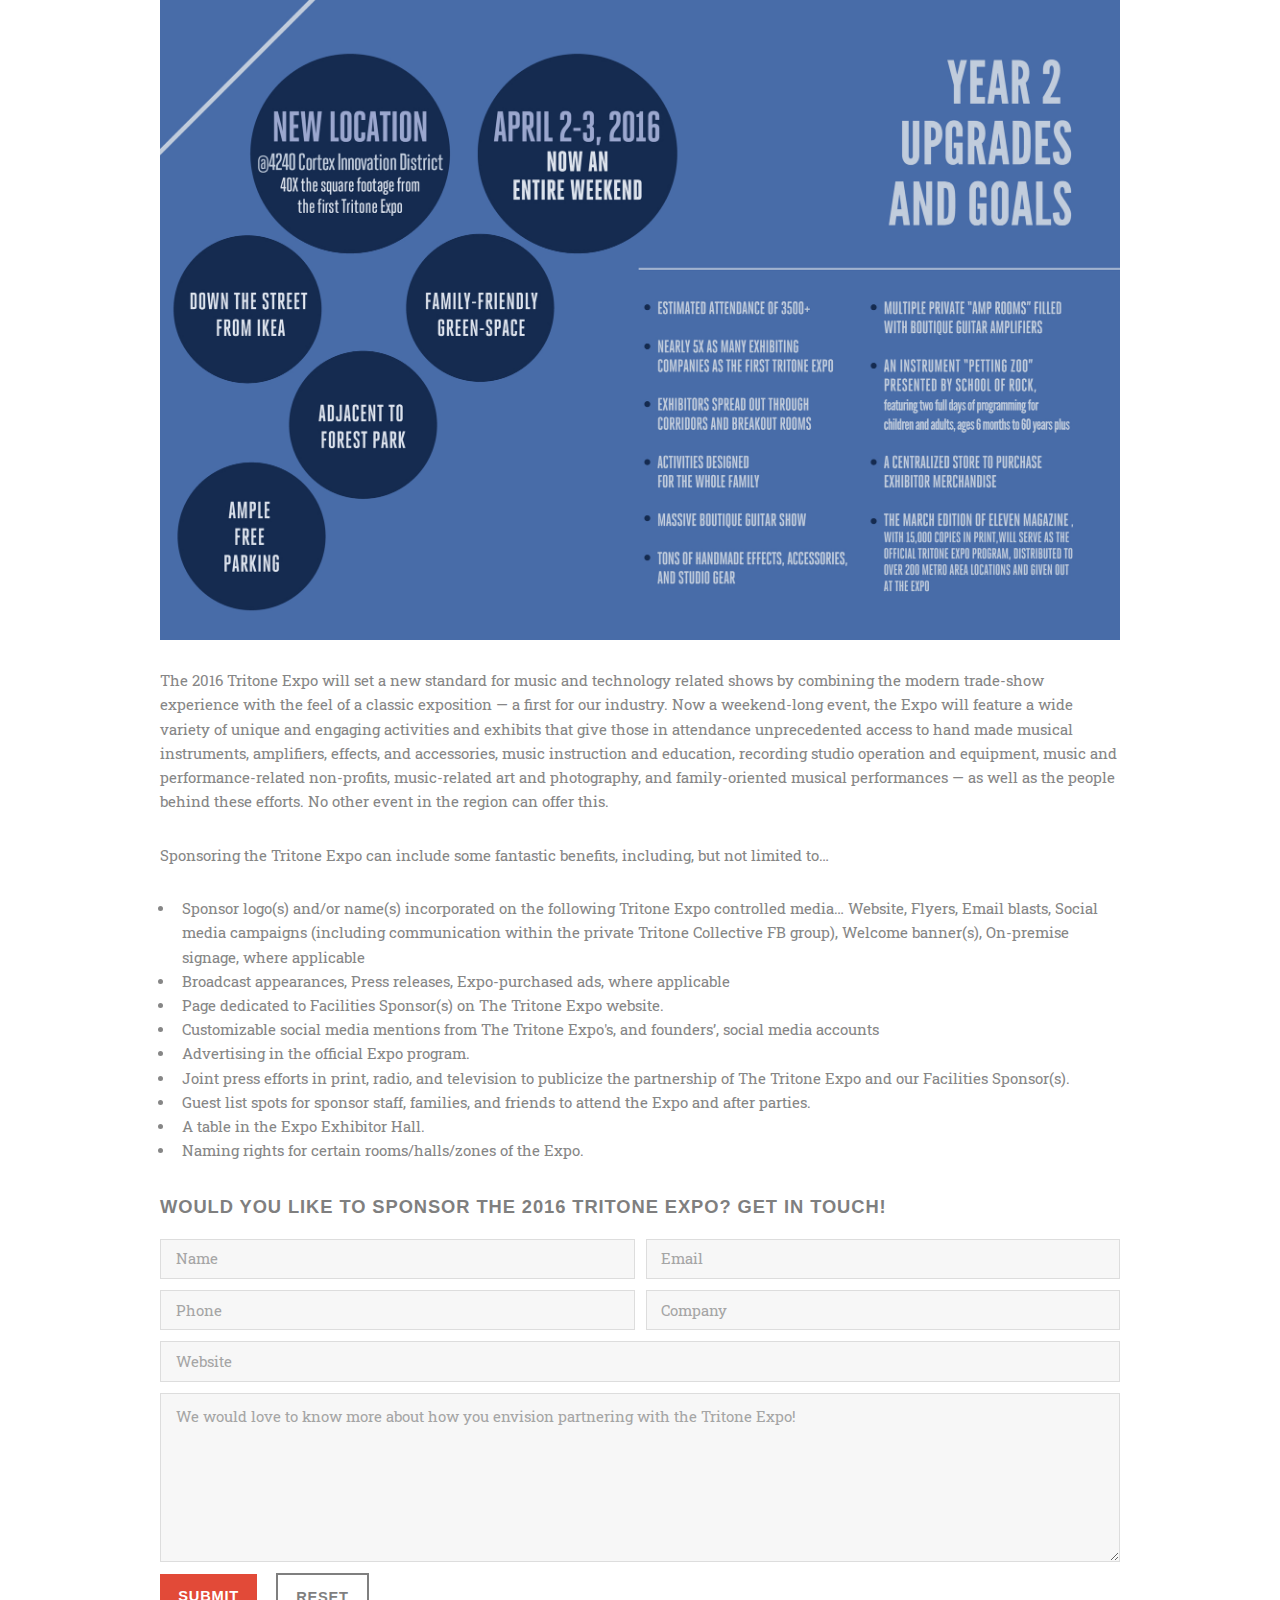
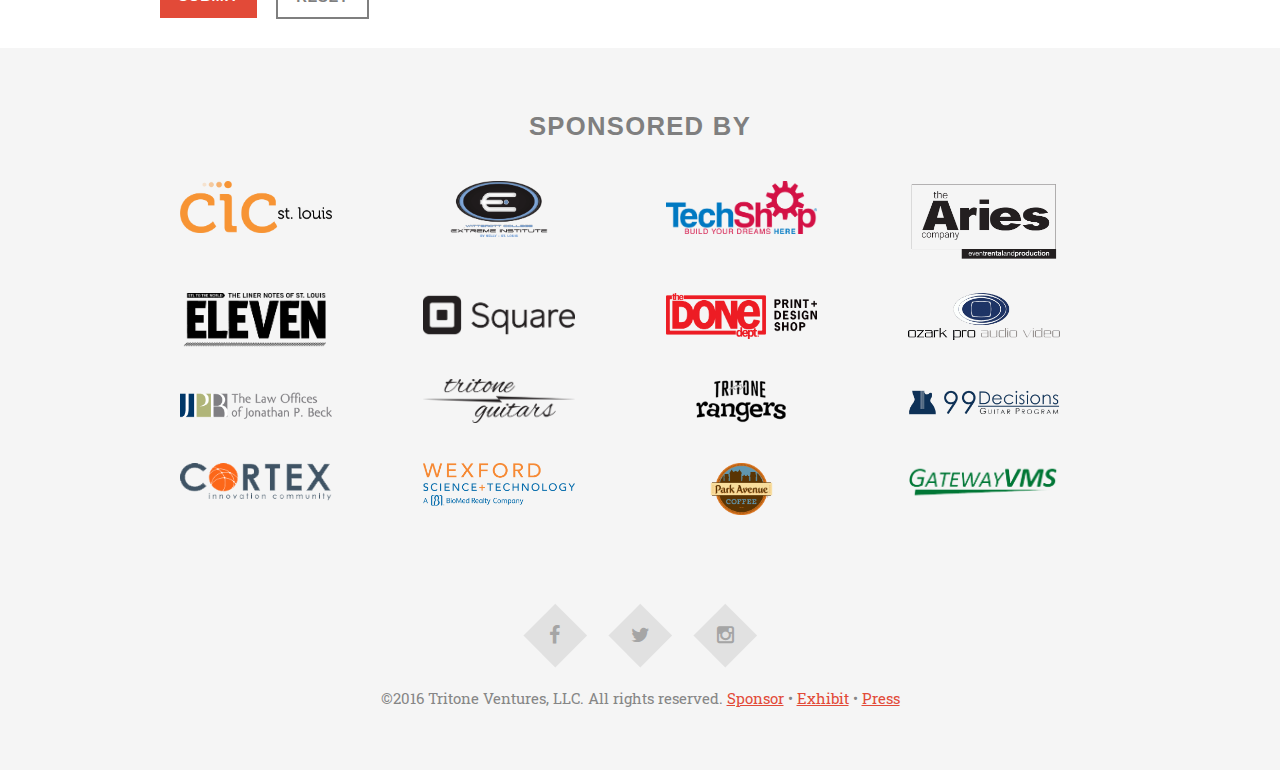
<file: sponsor/index.html>
<!DOCTYPE HTML>
<!--
  Scalar by Pixelarity
  pixelarity.com @pixelarity
  License: pixelarity.com/license
-->
<html>
  <head>
    <meta charset="utf-8" />
    <meta name="viewport" content="width=device-width, initial-scale=1" />
    <meta http-equiv='x-dns-prefetch-control' content='on'>
    <link rel="dns-prefetch" href="//www.google-analytics.com">
    <link rel="dns-prefetch" href="//widgets.shopifyapps.com">

    <title>Sponsor | The Tritone Expo</title>    
    <meta name="description" content="We are currently seeking exciting and innovative companies to sponsor the 2016 Tritone Expo.">
    <meta property="og:title" content="Sponsor | The Tritone Expo" />
    <meta property="og:site_name" content="Tritone Expo"/>
    <meta property="og:description" content="We are currently seeking exciting and innovative companies to sponsor the 2016 Tritone Expo." />
    <meta property="og:type" content="website" />
    <meta property="fb:admins" content="1627077502" />
    <meta property="og:image" content="http://tritoneexpo.com/images/tritone-expo-social-share-facebook.png" />
    <meta property="og:url" content="http://tritoneexpo.com/sponsor/" />
    <meta name="twitter:card" content="summary_large_image">
    <meta name="twitter:site" content="@tritoneexpo">
    <meta name="twitter:creator" content="@tritoneexpo">
    <meta name="twitter:title" content="Sponsor | The Tritone Expo">
    <meta name="twitter:description" content="We are currently seeking exciting and innovative companies to sponsor the 2016 Tritone Expo.">
    <meta name="twitter:image:src" content="http://tritoneexpo.com/images/tritone-expo-social-share-twitter.png">
    <link type="text/plain" rel="author" href="http://tritoneexpo.com/humans.txt" />

    <!--[if lte IE 8]><script src="assets/js/ie/html5shiv.js"></script><![endif]-->
    <link href='https://fonts.googleapis.com/css?family=Roboto+Slab:400,700' rel='stylesheet' type='text/css'>
    <link rel="stylesheet" href="../assets/css/fonts.css" />
    <link rel="stylesheet" href="../assets/css/font-awesome.min.css" />
    <link rel="stylesheet" href="../assets/css/main.css" />
    <!--[if lte IE 8]><link rel="stylesheet" href="assets/css/ie8.css" /><![endif]-->
  </head>
  <body>

    <!-- Header -->
    <header id="header">
      <div class="container">
        <!--<h1><a href="index.html" class="icon fa-cube">The Tritone Expo</a></h1>-->
        <a href="../" class=""><img src="../images/expo-logo-small.png" id="logo"></a>
        <nav id="nav">
          <ul>
            <li class=""><a href="../">Home</a></li>
            <li class=""><a href="../directions">Directions</a></li>
            <li class=""><a href="../attend">Tickets</a></li>
            <li class=""><a href="../event-program">Event Program</a></li>
            <li class=""><a href="../family-guide">Family Guide</a></li>
          </ul>
        </nav>
      </div>
    </header>

    <!-- Page Wrapper -->
    <div id="page-wrapper">

      <!-- Main-->
      <div id="main" class="wrapper style3">
        <div class="container">
          <header class="major">
            <h2>Sponsor The Tritone Expo</h2>
            <p></p>
          </header>

          <!-- Content -->
          <section id="content">
            <div class="row 25% uniform">
              <div class="12u$">
                <h3>From Humble Beginnings</h3>
                <p>The Tritone Expo was started originally to be a casual gathering of like-minded music enthusiasts from the St. Louis area — with the first Expo taking residence in the modest community room of the Metropolitan Artist Lofts in Grand Center on March 21st, 2015. A smattering of 26 vendors crowded into the tiny space — spanning genres of electric and acoustic guitar builders, custom amp makers, recording studios, boutique pro-audio manufacturers, and music-related non-profits and artists — and over the course of 5 hours, nearly 1,000 people came through the doors, having heard about the event completely through word-of-mouth and a small amount of earned media coverage.</p>
                <span class="image fit">
                  <img src="../images/expo-year-one-stats.jpg" alt="" class="image fit" />
                </span>
              </div>
              <div class="2u 4u(xsmall)">
                <span class="image fit">
                  <img src="../images/first-expo2.jpg">
                </span>
              </div>
              <div class="2u 4u(xsmall)">
                <span class="image fit">
                  <img src="../images/first-expo3.jpg">
                </span>
              </div>
              <div class="2u 4u$(xsmall)">
                <span class="image fit">
                  <img src="../images/first-expo4.jpg">
                </span>
              </div>
              <div class="2u 4u(xsmall)">
                <span class="image fit">
                  <img src="../images/first-expo5.jpg">
                </span>
              </div>
              <div class="2u 4u(xsmall)">
                <span class="image fit">
                  <img src="../images/first-expo6.jpg">
                </span>
              </div>
              <div class="2u$ 4u$(xsmall)">
                <span class="image fit">
                  <img src="../images/first-expo7.jpg">
                </span>
              </div>
              <p>The response to the event was way beyond our expectations. Not only did multiple vendors make sales at the event, but a number of our vendors whose custom products require a longer sales cycle closed deals with people that the met at the Expo over the coming months. One of the attendees was Harry Arader, avid guitarist and Director of Fundamentals at BioSTL, who was so blown away by the level of local craftsmanship and entrepreneurship that was exhibited there that he encouraged us to bring the next Expo to the Cortex Innovation Community campus. And, through his introduction, The CIC, Cortex, and Wexford Properties are now sponsoring the 2016 Tritone Expo, which takes place on April 2nd and 3rd, and by providing us with in the @4240 building, as well as private space owned by the CIC for the event.</p>
            </div>
            <div class="row 50% uniform">
              <div class="12u$">
                <h3>To New Heights</h3>
                <img src="../images/expo-year-two-goals.jpg" alt="" class="image fit" />
                <p>The 2016 Tritone Expo will set a new standard for music and technology related shows by combining the modern trade-show experience with the feel of a classic exposition — a first for our industry. Now a weekend-long event, the Expo will feature a wide variety of unique and engaging activities and exhibits that give those in attendance unprecedented access to hand made musical instruments, amplifiers, effects, and accessories, music instruction and education, recording studio operation and equipment, music and performance-related non-profits, music-related art and photography, and family-oriented musical performances — as well as the people behind these efforts. No other event in the region can offer this.</p>
                <p>Sponsoring the Tritone Expo can include some fantastic benefits, including, but not limited to…</p>
                <ul>
                  <li>Sponsor logo(s) and/or name(s) incorporated on the following Tritone Expo controlled media… Website, Flyers, Email blasts, Social media campaigns (including communication within the private Tritone Collective FB group), Welcome banner(s), On-premise signage, where applicable</li>
                  <li>Broadcast appearances, Press releases, Expo-purchased ads, where applicable</li>
                  <li>Page dedicated to Facilities Sponsor(s) on The Tritone Expo website.</li>
                  <li>Customizable social media mentions from The Tritone Expo's, and founders’, social media accounts</li>
                  <li>Advertising in the official Expo program.</li>
                  <li>Joint press efforts in print, radio, and television to publicize the partnership of The Tritone Expo and our Facilities Sponsor(s).</li>
                  <li>Guest list spots for sponsor staff, families, and friends to attend the Expo and after parties.</li>
                  <li>A table in the Expo Exhibitor Hall.</li>
                  <li>Naming rights for certain rooms/halls/zones of the Expo.</li>
                </ul>
                <h3>Would you like to sponsor the 2016 Tritone Expo? Get in touch!</h3>
                <form action="//formspree.io/mike@tomkobombco.com" method="POST">
                  <input type="hidden" name="_subject" value="New Tritone Expo Sponsor Submission!" />
                  <input type="hidden" name="_cc" value="tritoneguitars@gmail.com" />
                  <input type="text" name="_gotcha" style="display:none" />
                  <input type="hidden" name="_next" value="//tritoneexpo.com/sponsor/?thanks=true" />
                  <div class="row uniform 50%">
                    <div class="6u 12u$(xsmall)">
                      <input type="text" name="name" id="name" value="" placeholder="Name" />
                    </div>
                    <div class="6u$ 12u$(xsmall)">
                      <input type="email" name="_replyto" id="email" value="" placeholder="Email" />
                    </div>
                    <div class="6u 12u$(xsmall)">
                      <input type="tel" name="phone" id="phone" value="" placeholder="Phone" />
                    </div>
                    <div class="6u$ 12u$(xsmall)">
                      <input type="text" name="company" id="company" value="" placeholder="Company" />
                    </div>
                    <div class="12u$">
                      <input type="url" name="website" id="website" value="" placeholder="Website" />
                    </div>
                    <div class="12u$">
                      <textarea name="message" id="message" placeholder="We would love to know more about how you envision partnering with the Tritone Expo!" rows="6"></textarea>
                    </div>
                    <div class="12u$">
                      <ul class="actions">
                        <li><input type="submit" value="Submit" class="special" /></li>
                        <li><input type="reset" value="Reset" /></li>
                      </ul>
                    </div>
                  </div>
                </form>
              </div>
            </section>
          </div>
        </div>

              <section id="four sponsors" class="wrapper style2 special">
          <div class="container">
            <header>
              <h2>Sponsored By</h2>
            </header>
            <div class="row uniform 50%">
                <div class="3u 6u(small)"><span class="sponsor image fit"><a href="http://stl.cic.us" target="_blank"><img src="../images/cicstl.png" alt="CIC St. Louis"></a></span></div>
                <div class="3u 6u$(small)"><span class="sponsor image fit"><a href="http://eibynelly.com" target="_blank"><img src="../images/eibynelly.png" alt="ex'Treme Institute by Nelly"></a></span></div>
                <div class="3u 6u(small)"><span class="sponsor image fit"><a href="http://www.techshop.ws" target="_blank"><img src="../images/techshop.png" alt="TechShop"></a></span></div>
                <div class="3u$ 6u$(small)"><span class="sponsor image fit"><a href="http://ariescompany.com" target="_blank"><img src="../images/aries.png" alt="The Aries Company"></a></span></div>
                <div class="3u 6u(small)"><span class="sponsor image fit"><a href="http://www.elevenmusicmag.com/" target="_blank"><img src="../images/eleven-mag.png" alt="Eleven Magazine St. Louis"></a></span></div>
                <div class="3u 6u$(small)"><span class="sponsor image fit"><a href="https://squareup.com/i/521993A3" target="_blank"><img src="../images/square.png" alt="Square"></a></span></div>
                <div class="3u 6u(small)"><span class="sponsor image fit"><a href="http://www.thedonedept.com" target="_blank"><img src="../images/done-dept.png" alt="The Done Dept. Print + Design Shop"></a></span></div>
                <div class="3u$ 6u$(small)"><span class="sponsor image fit"><a href="http://ozarkproav.com" target="_blank"><img src="../images/opav.png" alt="Ozark Pro Audio Video"></a></span></div> 
                <div class="3u 6u(small)"><span class="sponsor image fit"><a href="http://jpbecklaw.com" target="_blank"><img src="../images/jpblaw.png" alt="The Law Offices of Jonathan P. Beck"></a></span></div>
                <div class="3u 6u$(small)"><span class="sponsor image fit"><a href="http://tritone-guitars.com" target="_blank"><img src="../images/tritone-guitars.png" alt="Tritone Guitars"></a></span></div>
                <div class="3u 6u(small)"><span class="sponsor image fit"><a href="http://tritonerangers.com" target="_blank"><img src="../images/tritone-rangers.png" alt="Tritone Rangers"></a></span></div>
                <div class="3u$ 6u$(small)"><span class="sponsor image fit"><a href="http://wexfordscitech.com" target="_blank"><img src="../images/99-decisions.png" alt="Wexford Science & Technology"></a></span></div>
                <div class="3u 6u(small)"><span class="sponsor image fit"><a href="http://cortexstl.com" target="_blank"><img src="../images/cortex-logo.png" alt="Cortex Innovation Community St. Louis"></a></span></div>
                <div class="3u 6u$(small)"><span class="sponsor image fit"><a href="http://wexfordscitech.com" target="_blank"><img src="../images/wexford.png" alt="Wexford Science & Technology"></a></span></div>
                <div class="3u 6u(small)"><span class="sponsor image fit"><a href="http://parkavenuecoffee.com" target="_blank"><img src="../images/parkavenue.png" alt="Park Avenue Coffee"></a></span></div>
                <div class="3u$ 6u$(small)"><span class="sponsor image fit"><a href="http://gatewayvms.org" target="_blank"><img src="../images/GVMS-logo.png" alt="GatewayVMS"></a></span></div>
            </div>
          </div>
        </section>

        <!-- Footer -->
        <footer id="footer">
          <ul class="major-icons">
            <li><a href="https://www.facebook.com/tritoneexpo" class="icon fa-facebook" target="_blank"><span class="label">Facebook</span></a></li>
            <li><a href="https://twitter.com/tritoneexpo" class="icon fa-twitter" target="_blank"><span class="label">Twitter</span></a></li>
            <li><a href="https://instagram.com/tritoneexpo" class="icon fa-instagram" target="_blank"><span class="label">Email</span></a></li>
          </ul>
          <p class="copyright">&copy;2016 Tritone Ventures, LLC. All rights reserved. <a href="../sponsor">Sponsor</a> &bull; <a href="../exhibit">Exhibit</a> &bull; <a href="../press">Press</a></p>
        </footer>

      </div>

      <div data-checkout_button_text="Checkout" data-cart_button_text="Cart" data-button_text_color="ffffff" data-button_background_color="e04b3e" data-background_color="ffffff" data-text_color="172d4e" data-accent_color="4a6da6" data-cart_title="Your Cart" data-discount_notice_text="Shipping and discount codes are added at checkout." data-cart_total_text="Total" data-sticky="true" data-empty_cart_text="Your cart is empty." data-embed_type="cart" data-shop="tritone-guitars.myshopify.com"></div>
      <script type="text/javascript">
        document.getElementById('ShopifyEmbedScript') || document.write('<script type="text/javascript" src="https://widgets.shopifyapps.com/assets/widgets/embed/client.js" id="ShopifyEmbedScript"><\/script>');
      </script>
      <!-- Scripts -->
      <script src="../assets/js/jquery.min.js"></script>
      <script src="../assets/js/jquery.dropotron.min.js"></script>
      <script src="../assets/js/skel.min.js"></script>
      <script src="../assets/js/util.js"></script>
      <!--[if lte IE 8]><script src="assets/js/ie/respond.min.js"></script><![endif]-->
      <script src="../assets/js/main.js"></script>
      <script>
        $(document).ready(function() {
          var param = getQueryVariable("thanks");
          console.log(param);
          if (param == "true") { $('#main .container').prepend("<blockquote>Thank you for contacting The Tritone Expo. Someone will be back with you shortly!</blockquote>"); }
        });

        function getQueryVariable(variable)
        {
          var query = window.location.search.substring(1);
          var vars = query.split("&");
          for (var i=0;i<vars.length;i++) {
            var pair = vars[i].split("=");
            if(pair[0] == variable){return pair[1];}
          }
          return(false);
        }
      </script>
      <script>
        (function(i,s,o,g,r,a,m){i['GoogleAnalyticsObject']=r;i[r]=i[r]||function(){
          (i[r].q=i[r].q||[]).push(arguments)},i[r].l=1*new Date();a=s.createElement(o),
          m=s.getElementsByTagName(o)[0];a.async=1;a.src=g;m.parentNode.insertBefore(a,m)
        })(window,document,'script','//www.google-analytics.com/analytics.js','ga');

        ga('create', 'UA-69978574-3', 'auto');
        ga('send', 'pageview');

      </script>
    </body>
  </html>
</file>
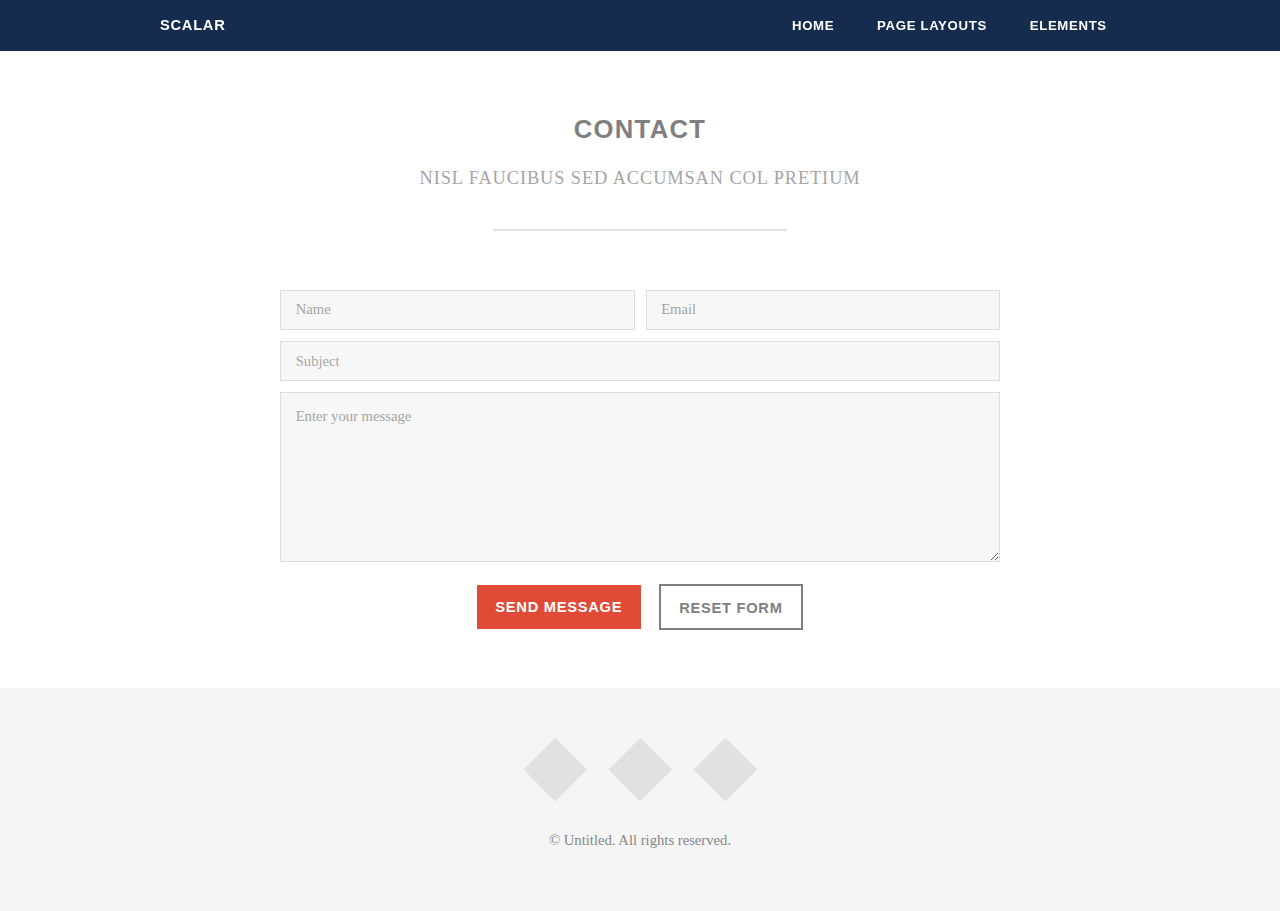
<file: contact.html>
<!DOCTYPE HTML>
<!--
	Scalar by Pixelarity
	pixelarity.com @pixelarity
	License: pixelarity.com/license
-->
<html>
	<head>
		<title>Untitled</title>
		<meta charset="utf-8" />
		<meta name="viewport" content="width=device-width, initial-scale=1" />
		<!--[if lte IE 8]><script src="assets/js/ie/html5shiv.js"></script><![endif]-->
		<link rel="stylesheet" href="assets/css/main.css" />
		<!--[if lte IE 8]><link rel="stylesheet" href="assets/css/ie8.css" /><![endif]-->
	</head>
	<body>

		<!-- Header -->
			<header id="header">
				<div class="container">
					<h1><a href="index.html" class="icon fa-cube">Scalar</a></h1>
					<nav id="nav">
						<ul>
							<li><a href="index.html">Home</a></li>
							<li>
								<a href="#">Page Layouts</a>
								<ul>
									<li><a href="left-sidebar.html">Left Sidebar</a></li>
									<li><a href="right-sidebar.html">Right Sidebar</a></li>
									<li><a href="no-sidebar.html">No Sidebar</a></li>
									<li><a href="contact.html">Contact</a></li>
									<li>
										<a href="#">Submenu</a>
										<ul>
											<li><a href="#">Option One</a></li>
											<li><a href="#">Option Two</a></li>
											<li><a href="#">Option Three</a></li>
											<li><a href="#">Option Four</a></li>
										</ul>
									</li>
								</ul>
							</li>
							<li><a href="elements.html">Elements</a></li>
						</ul>
					</nav>
				</div>
			</header>

		<!-- Page Wrapper -->
			<div id="page-wrapper">


				<!-- Main-->
					<div id="main" class="wrapper style3">
						<div class="container 75%">
							<header class="major">
								<h2>Contact</h2>
								<p>Nisl faucibus sed accumsan col pretium</p>
							</header>

							<!-- Content -->
								<section id="content">
									<form method="post" action="#">
										<div class="row uniform 50%">
											<div class="6u 12u$(xsmall)">
												<input type="text" name="name" id="name" value="" placeholder="Name" />
											</div>
											<div class="6u$ 12u$(xsmall)">
												<input type="email" name="email" id="email" value="" placeholder="Email" />
											</div>
										</div>
										<div class="row uniform 50%">
											<div class="12u$">
												<input type="text" name="subject" id="subject" value="" placeholder="Subject" />
											</div>
										</div>
										<div class="row uniform 50%">
											<div class="12u$">
												<textarea name="message" id="message" placeholder="Enter your message" rows="6"></textarea>
											</div>
										</div>
										<div class="row uniform">
											<div class="12u$">
												<ul class="actions align-center">
													<li><input type="submit" value="Send Message" class="special" /></li>
													<li><input type="reset" value="Reset Form" /></li>
												</ul>
											</div>
										</div>
									</form>
								</section>

						</div>
					</div>

				<!-- Footer -->
					<footer id="footer">
						<ul class="major-icons">
							<li><a href="#" class="icon fa-facebook"><span class="label">Facebook</span></a></li>
							<li><a href="#" class="icon fa-twitter"><span class="label">Twitter</span></a></li>
							<li><a href="#" class="icon fa-envelope"><span class="label">Email</span></a></li>
						</ul>
						<p class="copyright">&copy; Untitled. All rights reserved.</p>
					</footer>

			</div>

		<!-- Scripts -->
			<script src="assets/js/jquery.min.js"></script>
			<script src="assets/js/jquery.dropotron.min.js"></script>
			<script src="assets/js/skel.min.js"></script>
			<script src="assets/js/util.js"></script>
			<!--[if lte IE 8]><script src="assets/js/ie/respond.min.js"></script><![endif]-->
			<script src="assets/js/main.js"></script>

	</body>
</html>
</file>
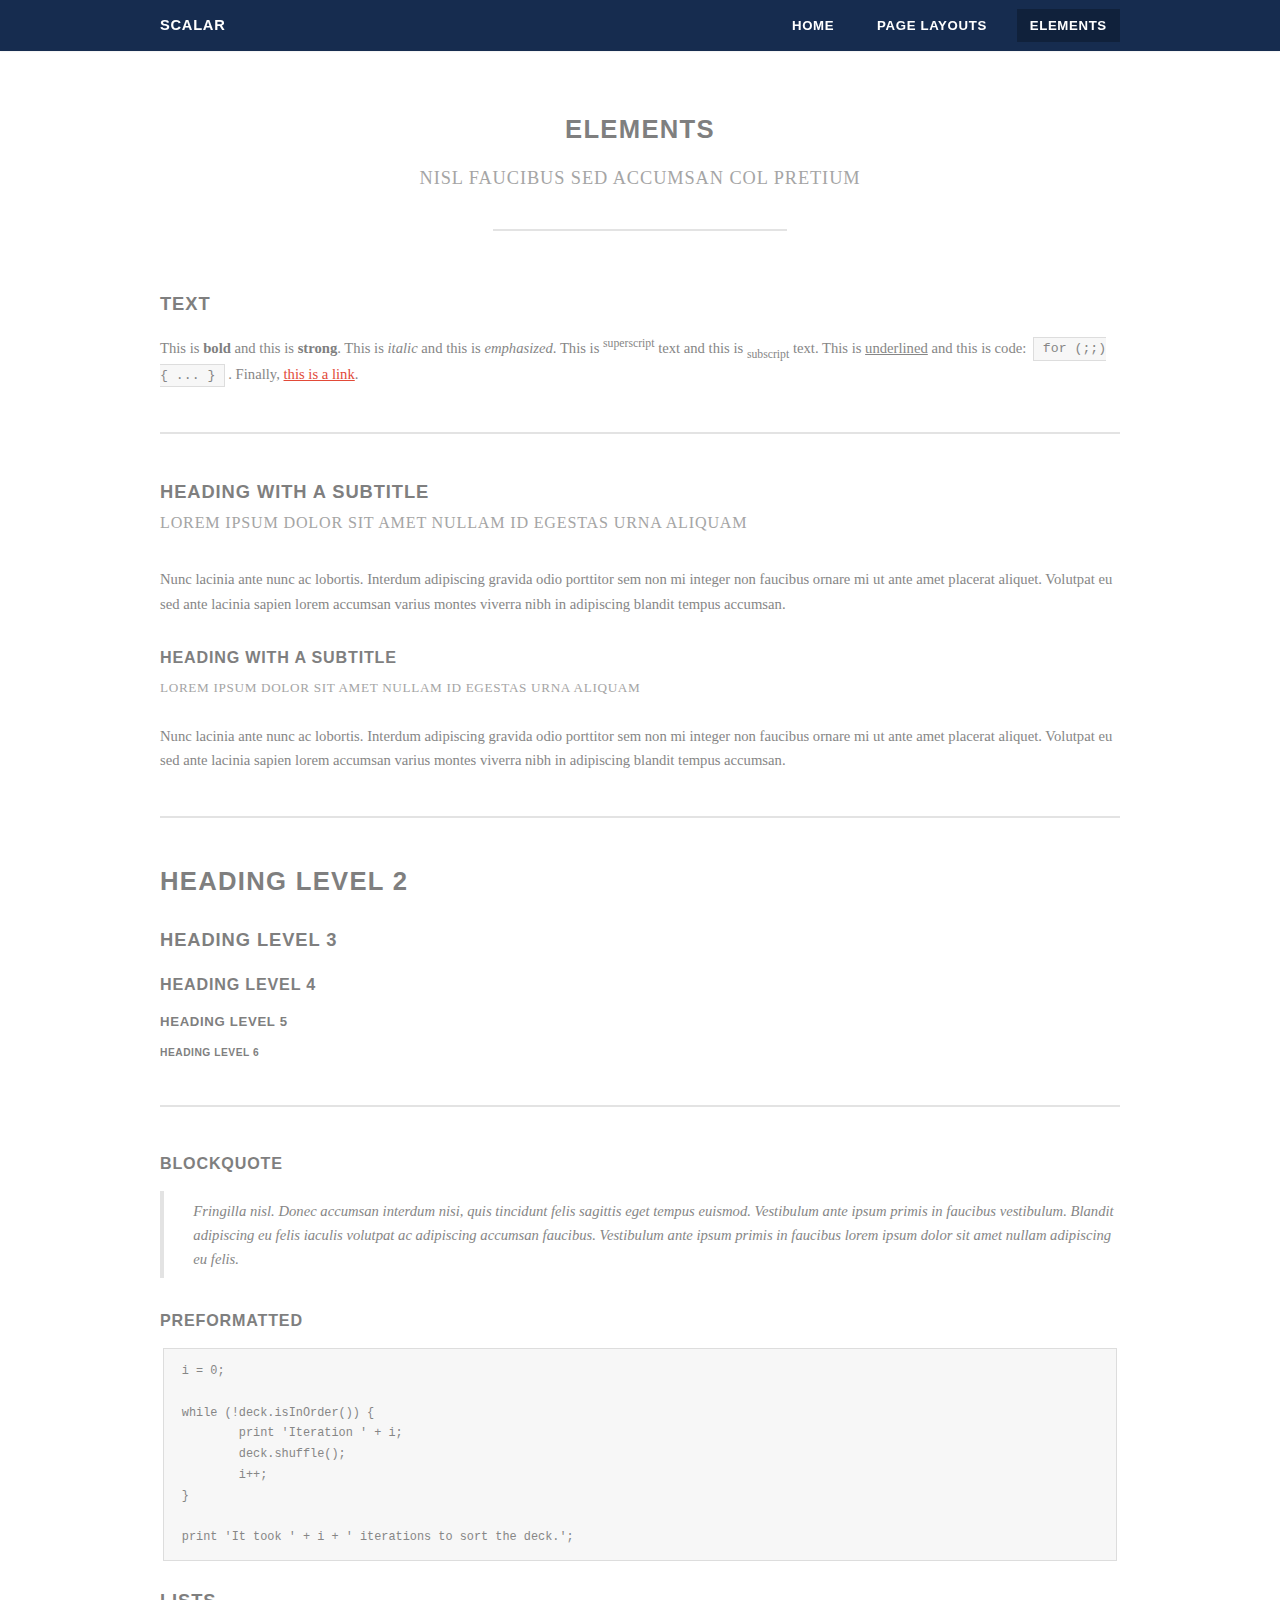
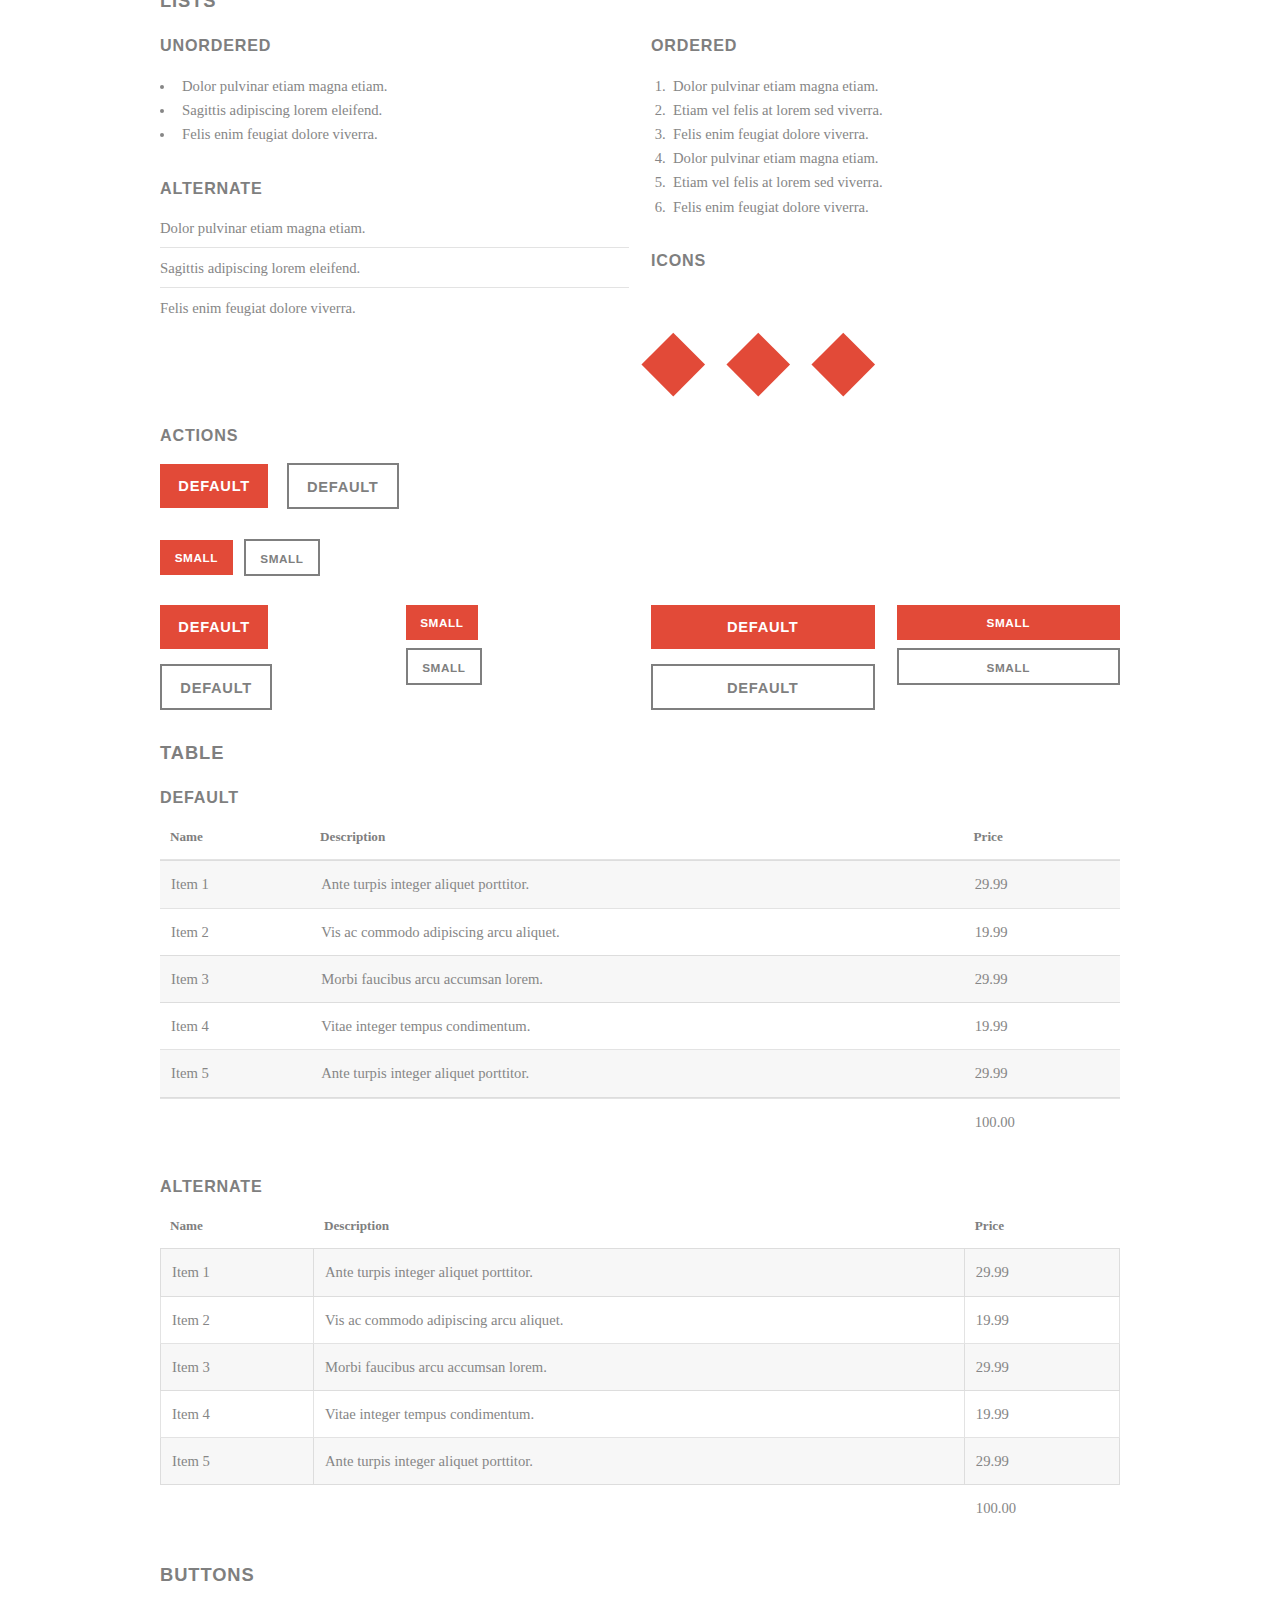
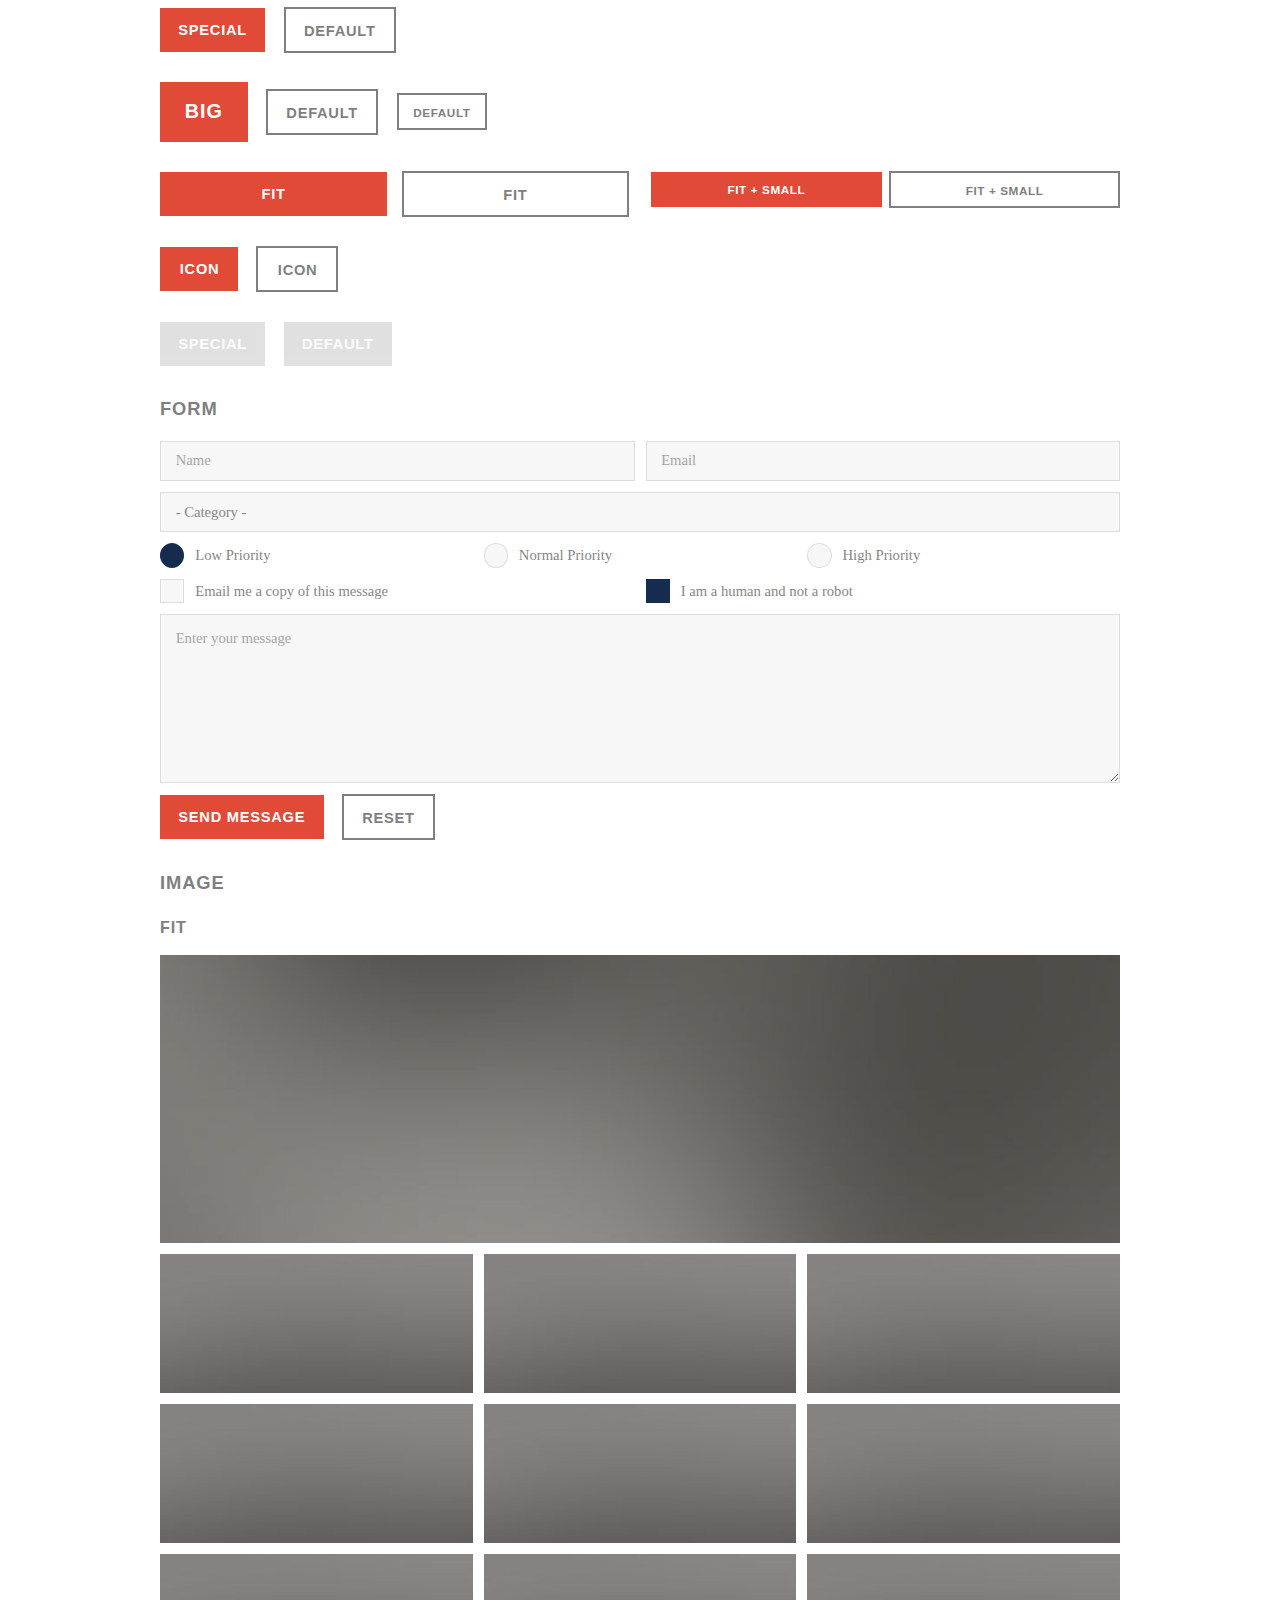
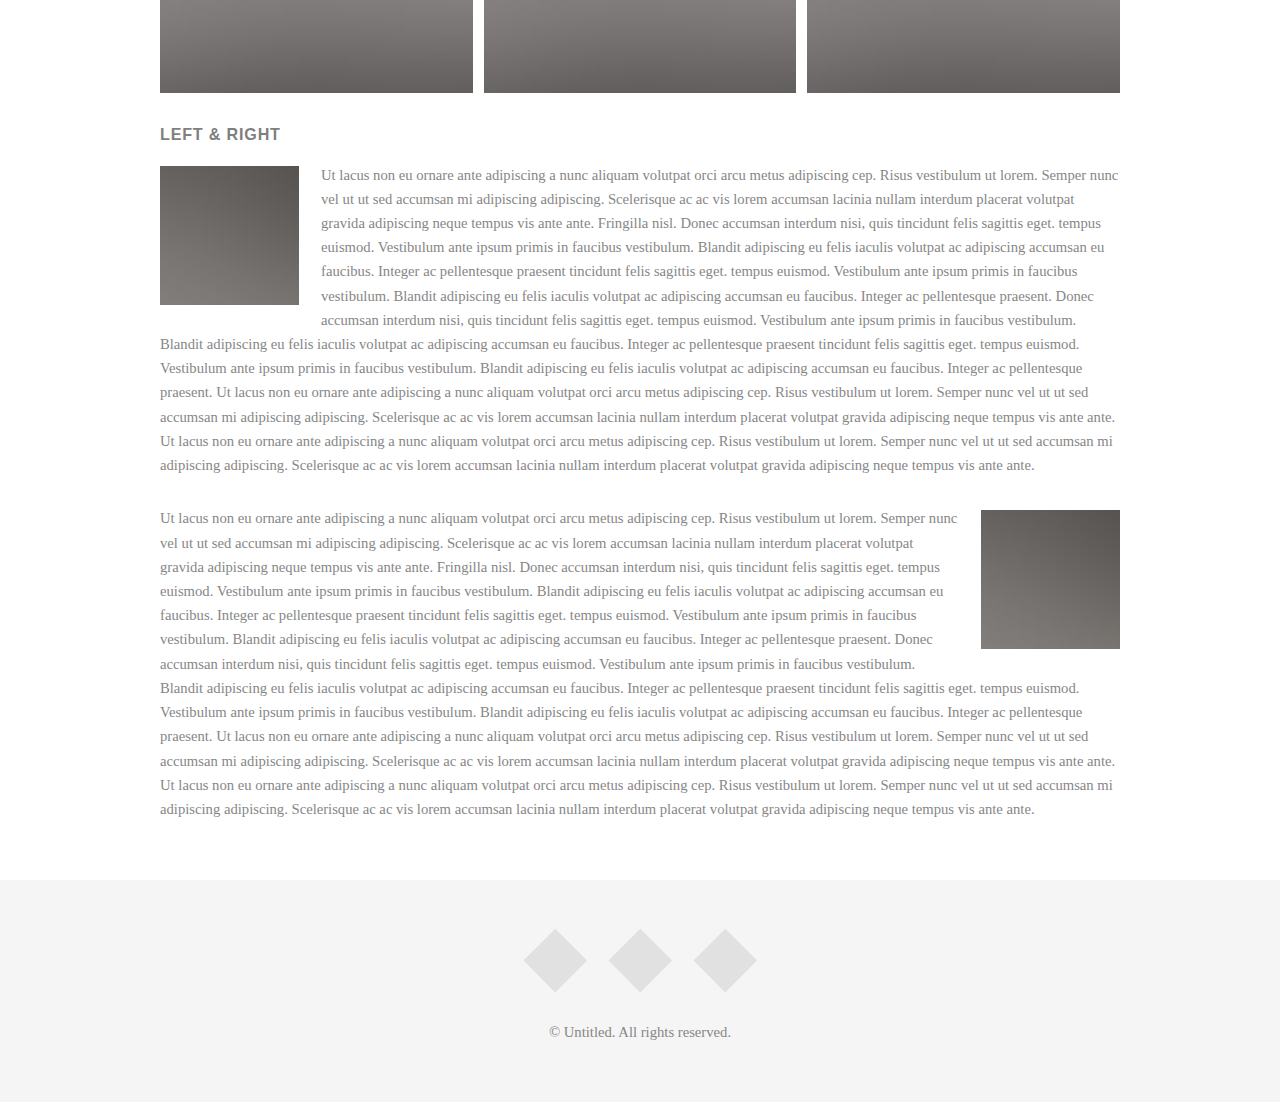
<file: elements.html>
<!DOCTYPE HTML>
<!--
	Scalar by Pixelarity
	pixelarity.com @pixelarity
	License: pixelarity.com/license
-->
<html>
	<head>
		<title>Untitled</title>
		<meta charset="utf-8" />
		<meta name="viewport" content="width=device-width, initial-scale=1" />
		<!--[if lte IE 8]><script src="assets/js/ie/html5shiv.js"></script><![endif]-->
		<link rel="stylesheet" href="assets/css/main.css" />
		<!--[if lte IE 8]><link rel="stylesheet" href="assets/css/ie8.css" /><![endif]-->
	</head>
	<body>

		<!-- Header -->
			<header id="header">
				<div class="container">
					<h1><a href="index.html" class="icon fa-cube">Scalar</a></h1>
					<nav id="nav">
						<ul>
							<li><a href="index.html">Home</a></li>
							<li>
								<a href="#">Page Layouts</a>
								<ul>
									<li><a href="left-sidebar.html">Left Sidebar</a></li>
									<li><a href="right-sidebar.html">Right Sidebar</a></li>
									<li><a href="no-sidebar.html">No Sidebar</a></li>
									<li><a href="contact.html">Contact</a></li>
									<li>
										<a href="#">Submenu</a>
										<ul>
											<li><a href="#">Option One</a></li>
											<li><a href="#">Option Two</a></li>
											<li><a href="#">Option Three</a></li>
											<li><a href="#">Option Four</a></li>
										</ul>
									</li>
								</ul>
							</li>
							<li class="current"><a href="elements.html">Elements</a></li>
						</ul>
					</nav>
				</div>
			</header>

		<!-- Page Wrapper -->
			<div id="page-wrapper">

				<!-- Main-->
					<div id="main" class="wrapper style3">
						<div class="container">
							<header class="major">
								<h2>Elements</h2>
								<p>Nisl faucibus sed accumsan col pretium</p>
							</header>

							<!-- Text -->
								<section>
									<h3>Text</h3>
									<p>This is <b>bold</b> and this is <strong>strong</strong>. This is <i>italic</i> and this is <em>emphasized</em>.
									This is <sup>superscript</sup> text and this is <sub>subscript</sub> text.
									This is <u>underlined</u> and this is code: <code>for (;;) { ... }</code>. Finally, <a href="#">this is a link</a>.</p>

									<hr />

									<header>
										<h3>Heading with a Subtitle</h3>
										<p>Lorem ipsum dolor sit amet nullam id egestas urna aliquam</p>
									</header>
									<p>Nunc lacinia ante nunc ac lobortis. Interdum adipiscing gravida odio porttitor sem non mi integer non faucibus ornare mi ut ante amet placerat aliquet. Volutpat eu sed ante lacinia sapien lorem accumsan varius montes viverra nibh in adipiscing blandit tempus accumsan.</p>
									<header>
										<h4>Heading with a Subtitle</h4>
										<p>Lorem ipsum dolor sit amet nullam id egestas urna aliquam</p>
									</header>
									<p>Nunc lacinia ante nunc ac lobortis. Interdum adipiscing gravida odio porttitor sem non mi integer non faucibus ornare mi ut ante amet placerat aliquet. Volutpat eu sed ante lacinia sapien lorem accumsan varius montes viverra nibh in adipiscing blandit tempus accumsan.</p>

									<hr />

									<h2>Heading Level 2</h2>
									<h3>Heading Level 3</h3>
									<h4>Heading Level 4</h4>
									<h5>Heading Level 5</h5>
									<h6>Heading Level 6</h6>

									<hr />

									<h4>Blockquote</h4>
									<blockquote>Fringilla nisl. Donec accumsan interdum nisi, quis tincidunt felis sagittis eget tempus euismod. Vestibulum ante ipsum primis in faucibus vestibulum. Blandit adipiscing eu felis iaculis volutpat ac adipiscing accumsan faucibus. Vestibulum ante ipsum primis in faucibus lorem ipsum dolor sit amet nullam adipiscing eu felis.</blockquote>

									<h4>Preformatted</h4>
									<pre><code>i = 0;

while (!deck.isInOrder()) {
	print 'Iteration ' + i;
	deck.shuffle();
	i++;
}

print 'It took ' + i + ' iterations to sort the deck.';
</code></pre>
								</section>

							<!-- Lists -->
								<section>
									<h3>Lists</h3>
									<div class="row">
										<div class="6u 12u(small)">

											<h4>Unordered</h4>
											<ul>
												<li>Dolor pulvinar etiam magna etiam.</li>
												<li>Sagittis adipiscing lorem eleifend.</li>
												<li>Felis enim feugiat dolore viverra.</li>
											</ul>

											<h4>Alternate</h4>
											<ul class="alt">
												<li>Dolor pulvinar etiam magna etiam.</li>
												<li>Sagittis adipiscing lorem eleifend.</li>
												<li>Felis enim feugiat dolore viverra.</li>
											</ul>

										</div>
										<div class="6u 12u(small)">

											<h4>Ordered</h4>
											<ol>
												<li>Dolor pulvinar etiam magna etiam.</li>
												<li>Etiam vel felis at lorem sed viverra.</li>
												<li>Felis enim feugiat dolore viverra.</li>
												<li>Dolor pulvinar etiam magna etiam.</li>
												<li>Etiam vel felis at lorem sed viverra.</li>
												<li>Felis enim feugiat dolore viverra.</li>
											</ol>

											<h4>Icons</h4>
											<ul class="icons">
												<li><a href="#" class="icon fa-twitter"><span class="label">Twitter</span></a></li>
												<li><a href="#" class="icon fa-facebook"><span class="label">Facebook</span></a></li>
												<li><a href="#" class="icon fa-instagram"><span class="label">Instagram</span></a></li>
												<li><a href="#" class="icon fa-github"><span class="label">Github</span></a></li>
												<li><a href="#" class="icon fa-dribbble"><span class="label">Dribbble</span></a></li>
												<li><a href="#" class="icon fa-tumblr"><span class="label">Tumblr</span></a></li>
											</ul>
											<ul class="major-icons">
												<li><a href="#" class="icon fa-twitter"><span class="label">Twitter</span></a></li>
												<li><a href="#" class="icon fa-facebook"><span class="label">Facebook</span></a></li>
												<li><a href="#" class="icon fa-instagram"><span class="label">Instagram</span></a></li>
											</ul>

										</div>
									</div>

									<h4>Actions</h4>
									<ul class="actions">
										<li><a href="#" class="button special">Default</a></li>
										<li><a href="#" class="button">Default</a></li>
									</ul>
									<ul class="actions small">
										<li><a href="#" class="button special small">Small</a></li>
										<li><a href="#" class="button small">Small</a></li>
									</ul>
									<div class="row">
										<div class="3u 6u(medium) 12u$(small)">
											<ul class="actions vertical">
												<li><a href="#" class="button special">Default</a></li>
												<li><a href="#" class="button">Default</a></li>
											</ul>
										</div>
										<div class="3u 6u$(medium) 12u$(small)">
											<ul class="actions vertical small">
												<li><a href="#" class="button special small">Small</a></li>
												<li><a href="#" class="button small">Small</a></li>
											</ul>
										</div>
										<div class="3u 6u(medium) 12u$(small)">
											<ul class="actions vertical">
												<li><a href="#" class="button special fit">Default</a></li>
												<li><a href="#" class="button fit">Default</a></li>
											</ul>
										</div>
										<div class="3u 6u$(medium) 12u$(small)">
											<ul class="actions vertical small">
												<li><a href="#" class="button special small fit">Small</a></li>
												<li><a href="#" class="button small fit">Small</a></li>
											</ul>
										</div>
									</div>
								</section>

							<!-- Table -->
								<section>
									<h3>Table</h3>
									<h4>Default</h4>
									<div class="table-wrapper">
										<table>
											<thead>
												<tr>
													<th>Name</th>
													<th>Description</th>
													<th>Price</th>
												</tr>
											</thead>
											<tbody>
												<tr>
													<td>Item 1</td>
													<td>Ante turpis integer aliquet porttitor.</td>
													<td>29.99</td>
												</tr>
												<tr>
													<td>Item 2</td>
													<td>Vis ac commodo adipiscing arcu aliquet.</td>
													<td>19.99</td>
												</tr>
												<tr>
													<td>Item 3</td>
													<td> Morbi faucibus arcu accumsan lorem.</td>
													<td>29.99</td>
												</tr>
												<tr>
													<td>Item 4</td>
													<td>Vitae integer tempus condimentum.</td>
													<td>19.99</td>
												</tr>
												<tr>
													<td>Item 5</td>
													<td>Ante turpis integer aliquet porttitor.</td>
													<td>29.99</td>
												</tr>
											</tbody>
											<tfoot>
												<tr>
													<td colspan="2"></td>
													<td>100.00</td>
												</tr>
											</tfoot>
										</table>
									</div>
									<h4>Alternate</h4>
									<div class="table-wrapper">
										<table class="alt">
											<thead>
												<tr>
													<th>Name</th>
													<th>Description</th>
													<th>Price</th>
												</tr>
											</thead>
											<tbody>
												<tr>
													<td>Item 1</td>
													<td>Ante turpis integer aliquet porttitor.</td>
													<td>29.99</td>
												</tr>
												<tr>
													<td>Item 2</td>
													<td>Vis ac commodo adipiscing arcu aliquet.</td>
													<td>19.99</td>
												</tr>
												<tr>
													<td>Item 3</td>
													<td> Morbi faucibus arcu accumsan lorem.</td>
													<td>29.99</td>
												</tr>
												<tr>
													<td>Item 4</td>
													<td>Vitae integer tempus condimentum.</td>
													<td>19.99</td>
												</tr>
												<tr>
													<td>Item 5</td>
													<td>Ante turpis integer aliquet porttitor.</td>
													<td>29.99</td>
												</tr>
											</tbody>
											<tfoot>
												<tr>
													<td colspan="2"></td>
													<td>100.00</td>
												</tr>
											</tfoot>
										</table>
									</div>
								</section>

							<!-- Buttons -->
								<section>
									<h3>Buttons</h3>
									<ul class="actions">
										<li><a href="#" class="button special">Special</a></li>
										<li><a href="#" class="button">Default</a></li>
									</ul>
									<ul class="actions">
										<li><a href="#" class="button special big">Big</a></li>
										<li><a href="#" class="button">Default</a></li>
										<li><a href="#" class="button small">Default</a></li>
									</ul>
									<div class="row">
										<div class="6u 12u$(small)">
											<ul class="actions fit">
												<li><a href="#" class="button special fit">Fit</a></li>
												<li><a href="#" class="button fit">Fit</a></li>
											</ul>
										</div>
										<div class="6u$ 12u$(small)">
											<ul class="actions fit small">
												<li><a href="#" class="button special fit small">Fit + Small</a></li>
												<li><a href="#" class="button fit small">Fit + Small</a></li>
											</ul>
										</div>
									</div>
									<ul class="actions">
										<li><a href="#" class="button special icon fa-download">Icon</a></li>
										<li><a href="#" class="button icon fa-download">Icon</a></li>
									</ul>
									<ul class="actions">
										<li><span class="button special disabled">Special</span></li>
										<li><span class="button disabled">Default</span></li>
									</ul>
								</section>

							<!-- Form -->
								<section>
									<h3>Form</h3>
									<form method="post" action="#">
										<div class="row uniform 50%">
											<div class="6u 12u$(xsmall)">
												<input type="text" name="name" id="name" value="" placeholder="Name" />
											</div>
											<div class="6u$ 12u$(xsmall)">
												<input type="email" name="email" id="email" value="" placeholder="Email" />
											</div>
											<div class="12u$">
												<div class="select-wrapper">
													<select name="category" id="category">
														<option value="">- Category -</option>
														<option value="1">Manufacturing</option>
														<option value="1">Shipping</option>
														<option value="1">Administration</option>
														<option value="1">Human Resources</option>
													</select>
												</div>
											</div>
											<div class="4u 12u$(small)">
												<input type="radio" id="priority-low" name="priority" checked>
												<label for="priority-low">Low Priority</label>
											</div>
											<div class="4u 12u$(small)">
												<input type="radio" id="priority-normal" name="priority">
												<label for="priority-normal">Normal Priority</label>
											</div>
											<div class="4u$ 12u$(small)">
												<input type="radio" id="priority-high" name="priority">
												<label for="priority-high">High Priority</label>
											</div>
											<div class="6u 12u$(small)">
												<input type="checkbox" id="copy" name="copy">
												<label for="copy">Email me a copy of this message</label>
											</div>
											<div class="6u$ 12u$(small)">
												<input type="checkbox" id="human" name="human" checked>
												<label for="human">I am a human and not a robot</label>
											</div>
											<div class="12u$">
												<textarea name="message" id="message" placeholder="Enter your message" rows="6"></textarea>
											</div>
											<div class="12u$">
												<ul class="actions">
													<li><input type="submit" value="Send Message" class="special" /></li>
													<li><input type="reset" value="Reset" /></li>
												</ul>
											</div>
										</div>
									</form>
								</section>

							<!-- Image -->
								<section>
									<h3>Image</h3>
									<h4>Fit</h4>
									<div class="box alt">
										<div class="row 50% uniform">
											<div class="12u$"><span class="image fit"><img src="images/pic03.jpg" alt="" /></span></div>
											<div class="4u"><span class="image fit"><img src="images/pic04.jpg" alt="" /></span></div>
											<div class="4u"><span class="image fit"><img src="images/pic04.jpg" alt="" /></span></div>
											<div class="4u$"><span class="image fit"><img src="images/pic04.jpg" alt="" /></span></div>
											<div class="4u"><span class="image fit"><img src="images/pic04.jpg" alt="" /></span></div>
											<div class="4u"><span class="image fit"><img src="images/pic04.jpg" alt="" /></span></div>
											<div class="4u$"><span class="image fit"><img src="images/pic04.jpg" alt="" /></span></div>
											<div class="4u"><span class="image fit"><img src="images/pic04.jpg" alt="" /></span></div>
											<div class="4u"><span class="image fit"><img src="images/pic04.jpg" alt="" /></span></div>
											<div class="4u$"><span class="image fit"><img src="images/pic04.jpg" alt="" /></span></div>
										</div>
									</div>

									<h4>Left &amp; Right</h4>
									<p><span class="image left"><img src="images/pic02.jpg" alt="" /></span>Ut lacus non eu ornare ante adipiscing a nunc aliquam volutpat orci arcu metus adipiscing cep. Risus vestibulum ut lorem. Semper nunc vel ut ut sed accumsan mi adipiscing adipiscing. Scelerisque ac ac vis lorem accumsan lacinia nullam interdum placerat volutpat gravida adipiscing neque tempus vis ante ante. Fringilla nisl. Donec accumsan interdum nisi, quis tincidunt felis sagittis eget. tempus euismod. Vestibulum ante ipsum primis in faucibus vestibulum. Blandit adipiscing eu felis iaculis volutpat ac adipiscing accumsan eu faucibus. Integer ac pellentesque praesent tincidunt felis sagittis eget. tempus euismod. Vestibulum ante ipsum primis in faucibus vestibulum. Blandit adipiscing eu felis iaculis volutpat ac adipiscing accumsan eu faucibus. Integer ac pellentesque praesent. Donec accumsan interdum nisi, quis tincidunt felis sagittis eget. tempus euismod. Vestibulum ante ipsum primis in faucibus vestibulum. Blandit adipiscing eu felis iaculis volutpat ac adipiscing accumsan eu faucibus. Integer ac pellentesque praesent tincidunt felis sagittis eget. tempus euismod. Vestibulum ante ipsum primis in faucibus vestibulum. Blandit adipiscing eu felis iaculis volutpat ac adipiscing accumsan eu faucibus. Integer ac pellentesque praesent. Ut lacus non eu ornare ante adipiscing a nunc aliquam volutpat orci arcu metus adipiscing cep. Risus vestibulum ut lorem. Semper nunc vel ut ut sed accumsan mi adipiscing adipiscing. Scelerisque ac ac vis lorem accumsan lacinia nullam interdum placerat volutpat gravida adipiscing neque tempus vis ante ante. Ut lacus non eu ornare ante adipiscing a nunc aliquam volutpat orci arcu metus adipiscing cep. Risus vestibulum ut lorem. Semper nunc vel ut ut sed accumsan mi adipiscing adipiscing. Scelerisque ac ac vis lorem accumsan lacinia nullam interdum placerat volutpat gravida adipiscing neque tempus vis ante ante.</p>
									<p><span class="image right"><img src="images/pic02.jpg" alt="" /></span>Ut lacus non eu ornare ante adipiscing a nunc aliquam volutpat orci arcu metus adipiscing cep. Risus vestibulum ut lorem. Semper nunc vel ut ut sed accumsan mi adipiscing adipiscing. Scelerisque ac ac vis lorem accumsan lacinia nullam interdum placerat volutpat gravida adipiscing neque tempus vis ante ante. Fringilla nisl. Donec accumsan interdum nisi, quis tincidunt felis sagittis eget. tempus euismod. Vestibulum ante ipsum primis in faucibus vestibulum. Blandit adipiscing eu felis iaculis volutpat ac adipiscing accumsan eu faucibus. Integer ac pellentesque praesent tincidunt felis sagittis eget. tempus euismod. Vestibulum ante ipsum primis in faucibus vestibulum. Blandit adipiscing eu felis iaculis volutpat ac adipiscing accumsan eu faucibus. Integer ac pellentesque praesent. Donec accumsan interdum nisi, quis tincidunt felis sagittis eget. tempus euismod. Vestibulum ante ipsum primis in faucibus vestibulum. Blandit adipiscing eu felis iaculis volutpat ac adipiscing accumsan eu faucibus. Integer ac pellentesque praesent tincidunt felis sagittis eget. tempus euismod. Vestibulum ante ipsum primis in faucibus vestibulum. Blandit adipiscing eu felis iaculis volutpat ac adipiscing accumsan eu faucibus. Integer ac pellentesque praesent. Ut lacus non eu ornare ante adipiscing a nunc aliquam volutpat orci arcu metus adipiscing cep. Risus vestibulum ut lorem. Semper nunc vel ut ut sed accumsan mi adipiscing adipiscing. Scelerisque ac ac vis lorem accumsan lacinia nullam interdum placerat volutpat gravida adipiscing neque tempus vis ante ante. Ut lacus non eu ornare ante adipiscing a nunc aliquam volutpat orci arcu metus adipiscing cep. Risus vestibulum ut lorem. Semper nunc vel ut ut sed accumsan mi adipiscing adipiscing. Scelerisque ac ac vis lorem accumsan lacinia nullam interdum placerat volutpat gravida adipiscing neque tempus vis ante ante.</p>
								</section>

						</div>
					</div>

				<!-- Footer -->
					<footer id="footer">
						<ul class="major-icons">
							<li><a href="#" class="icon fa-facebook"><span class="label">Facebook</span></a></li>
							<li><a href="#" class="icon fa-twitter"><span class="label">Twitter</span></a></li>
							<li><a href="#" class="icon fa-envelope"><span class="label">Email</span></a></li>
						</ul>
						<p class="copyright">&copy; Untitled. All rights reserved.</p>
					</footer>

			</div>

		<!-- Scripts -->
			<script src="assets/js/jquery.min.js"></script>
			<script src="assets/js/jquery.dropotron.min.js"></script>
			<script src="assets/js/skel.min.js"></script>
			<script src="assets/js/util.js"></script>
			<!--[if lte IE 8]><script src="assets/js/ie/respond.min.js"></script><![endif]-->
			<script src="assets/js/main.js"></script>

	</body>
</html>
</file>
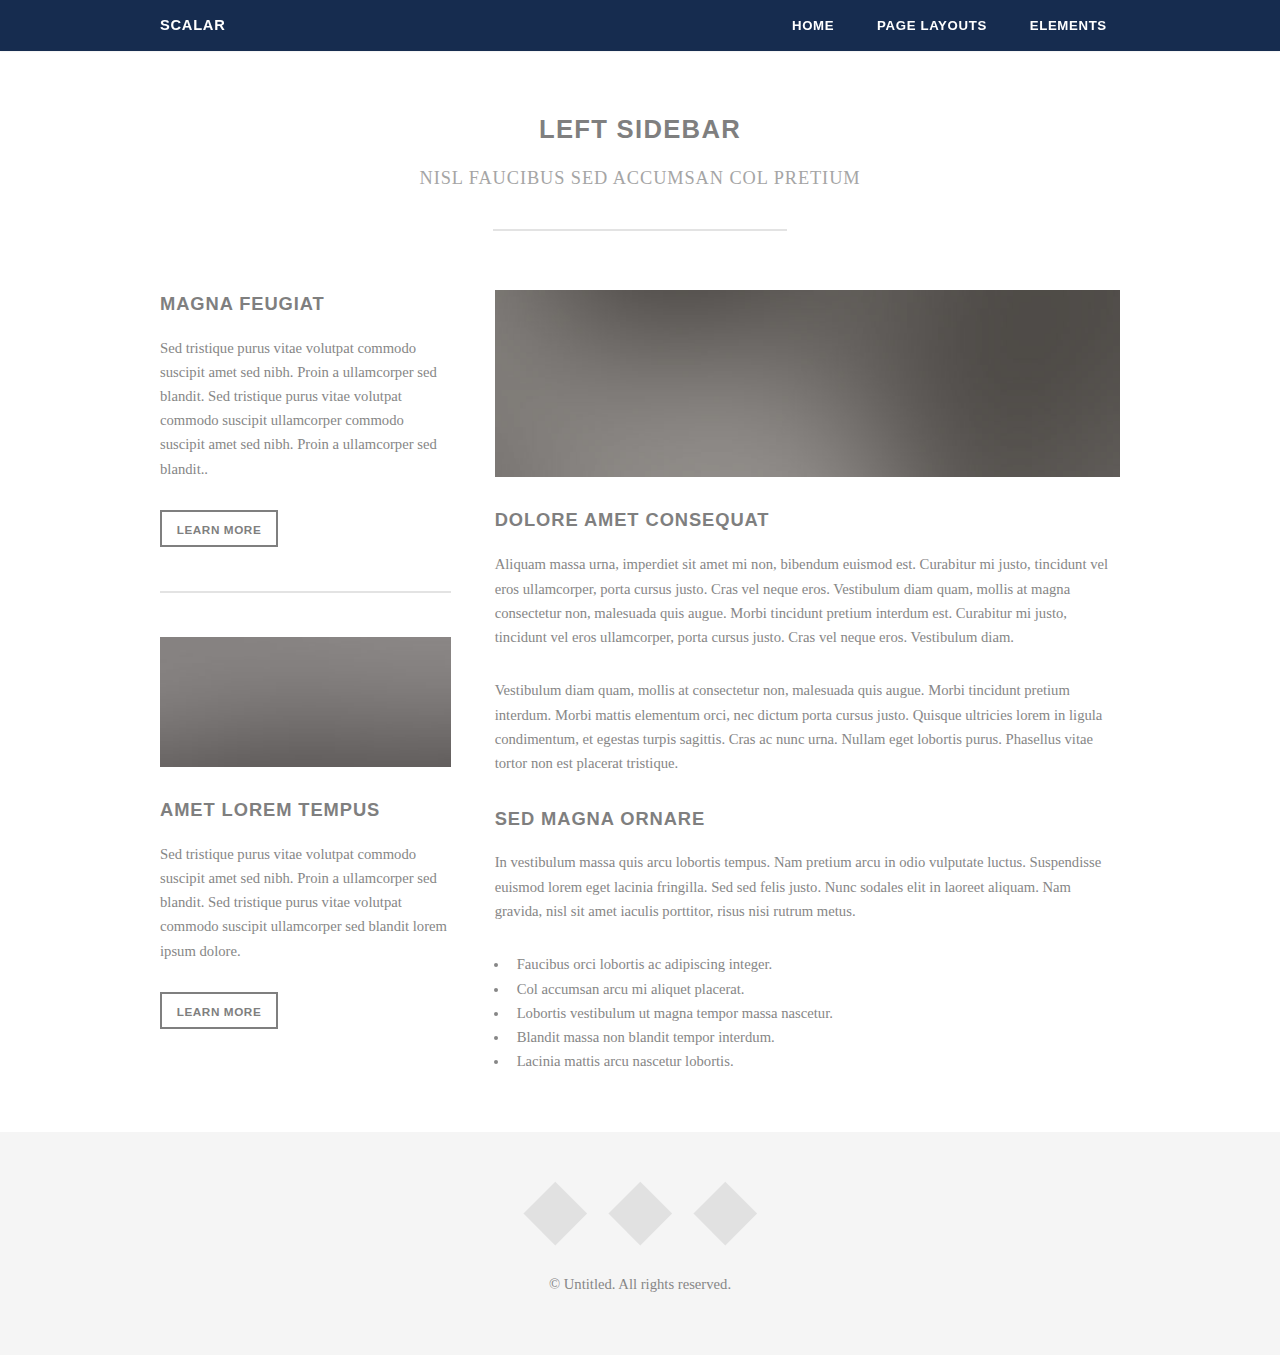
<file: left-sidebar.html>
<!DOCTYPE HTML>
<!--
	Scalar by Pixelarity
	pixelarity.com @pixelarity
	License: pixelarity.com/license
-->
<html>
	<head>
		<title>Untitled</title>
		<meta charset="utf-8" />
		<meta name="viewport" content="width=device-width, initial-scale=1" />
		<!--[if lte IE 8]><script src="assets/js/ie/html5shiv.js"></script><![endif]-->
		<link rel="stylesheet" href="assets/css/main.css" />
		<!--[if lte IE 8]><link rel="stylesheet" href="assets/css/ie8.css" /><![endif]-->
	</head>
	<body>

		<!-- Header -->
			<header id="header">
				<div class="container">
					<h1><a href="index.html" class="icon fa-cube">Scalar</a></h1>
					<nav id="nav">
						<ul>
							<li><a href="index.html">Home</a></li>
							<li>
								<a href="#">Page Layouts</a>
								<ul>
									<li><a href="left-sidebar.html">Left Sidebar</a></li>
									<li><a href="right-sidebar.html">Right Sidebar</a></li>
									<li><a href="no-sidebar.html">No Sidebar</a></li>
									<li><a href="contact.html">Contact</a></li>
									<li>
										<a href="#">Submenu</a>
										<ul>
											<li><a href="#">Option One</a></li>
											<li><a href="#">Option Two</a></li>
											<li><a href="#">Option Three</a></li>
											<li><a href="#">Option Four</a></li>
										</ul>
									</li>
								</ul>
							</li>
							<li><a href="elements.html">Elements</a></li>
						</ul>
					</nav>
				</div>
			</header>

		<!-- Page Wrapper -->
			<div id="page-wrapper">

				<!-- Main-->
					<div id="main" class="wrapper style3">
						<div class="container">
							<header class="major">
								<h2>Left Sidebar</h2>
								<p>Nisl faucibus sed accumsan col pretium</p>
							</header>
							<div class="row 200%">
								<div class="4u 12u$(medium)">

									<!-- Sidebar -->
										<section id="sidebar">
											<section>
												<h3>Magna Feugiat</h3>
												<p>Sed tristique purus vitae volutpat commodo suscipit amet sed nibh. Proin a ullamcorper sed blandit. Sed tristique purus vitae volutpat commodo suscipit ullamcorper commodo suscipit amet sed nibh. Proin a ullamcorper sed blandit..</p>
												<footer>
													<ul class="actions">
														<li><a href="#" class="button small">Learn More</a></li>
													</ul>
												</footer>
											</section>
											<hr />
											<section>
												<a href="#" class="image fit"><img src="images/pic04.jpg" alt="" /></a>
												<h3>Amet Lorem Tempus</h3>
												<p>Sed tristique purus vitae volutpat commodo suscipit amet sed nibh. Proin a ullamcorper sed blandit. Sed tristique purus vitae volutpat commodo suscipit ullamcorper sed blandit lorem ipsum dolore.</p>
												<footer>
													<ul class="actions">
														<li><a href="#" class="button small">Learn More</a></li>
													</ul>
												</footer>
											</section>
										</section>

								</div>
								<div class="8u$ 12u$(medium) important(medium)">

									<!-- Content -->
										<section id="content">
											<a href="#" class="image fit"><img src="images/pic03.jpg" alt="" /></a>
											<h3>Dolore Amet Consequat</h3>
											<p>Aliquam massa urna, imperdiet sit amet mi non, bibendum euismod est. Curabitur mi justo, tincidunt vel eros ullamcorper, porta cursus justo. Cras vel neque eros. Vestibulum diam quam, mollis at magna consectetur non, malesuada quis augue. Morbi tincidunt pretium interdum est. Curabitur mi justo, tincidunt vel eros ullamcorper, porta cursus justo. Cras vel neque eros. Vestibulum diam.</p>
											<p>Vestibulum diam quam, mollis at consectetur non, malesuada quis augue. Morbi tincidunt pretium interdum. Morbi mattis elementum orci, nec dictum porta cursus justo. Quisque ultricies lorem in ligula condimentum, et egestas turpis sagittis. Cras ac nunc urna. Nullam eget lobortis purus. Phasellus vitae tortor non est placerat tristique.</p>
											<h3>Sed Magna Ornare</h3>
											<p>In vestibulum massa quis arcu lobortis tempus. Nam pretium arcu in odio vulputate luctus. Suspendisse euismod lorem eget lacinia fringilla. Sed sed felis justo. Nunc sodales elit in laoreet aliquam. Nam gravida, nisl sit amet iaculis porttitor, risus nisi rutrum metus.</p>
											<ul>
												<li>Faucibus orci lobortis ac adipiscing integer.</li>
												<li>Col accumsan arcu mi aliquet placerat.</li>
												<li>Lobortis vestibulum ut magna tempor massa nascetur.</li>
												<li>Blandit massa non blandit tempor interdum.</li>
												<li>Lacinia mattis arcu nascetur lobortis.</li>
											</ul>
										</section>

								</div>
							</div>
						</div>
					</div>

				<!-- Footer -->
					<footer id="footer">
						<ul class="major-icons">
							<li><a href="#" class="icon fa-facebook"><span class="label">Facebook</span></a></li>
							<li><a href="#" class="icon fa-twitter"><span class="label">Twitter</span></a></li>
							<li><a href="#" class="icon fa-envelope"><span class="label">Email</span></a></li>
						</ul>
						<p class="copyright">&copy; Untitled. All rights reserved.</p>
					</footer>

			</div>

		<!-- Scripts -->
			<script src="assets/js/jquery.min.js"></script>
			<script src="assets/js/jquery.dropotron.min.js"></script>
			<script src="assets/js/skel.min.js"></script>
			<script src="assets/js/util.js"></script>
			<!--[if lte IE 8]><script src="assets/js/ie/respond.min.js"></script><![endif]-->
			<script src="assets/js/main.js"></script>

	</body>
</html>
</file>
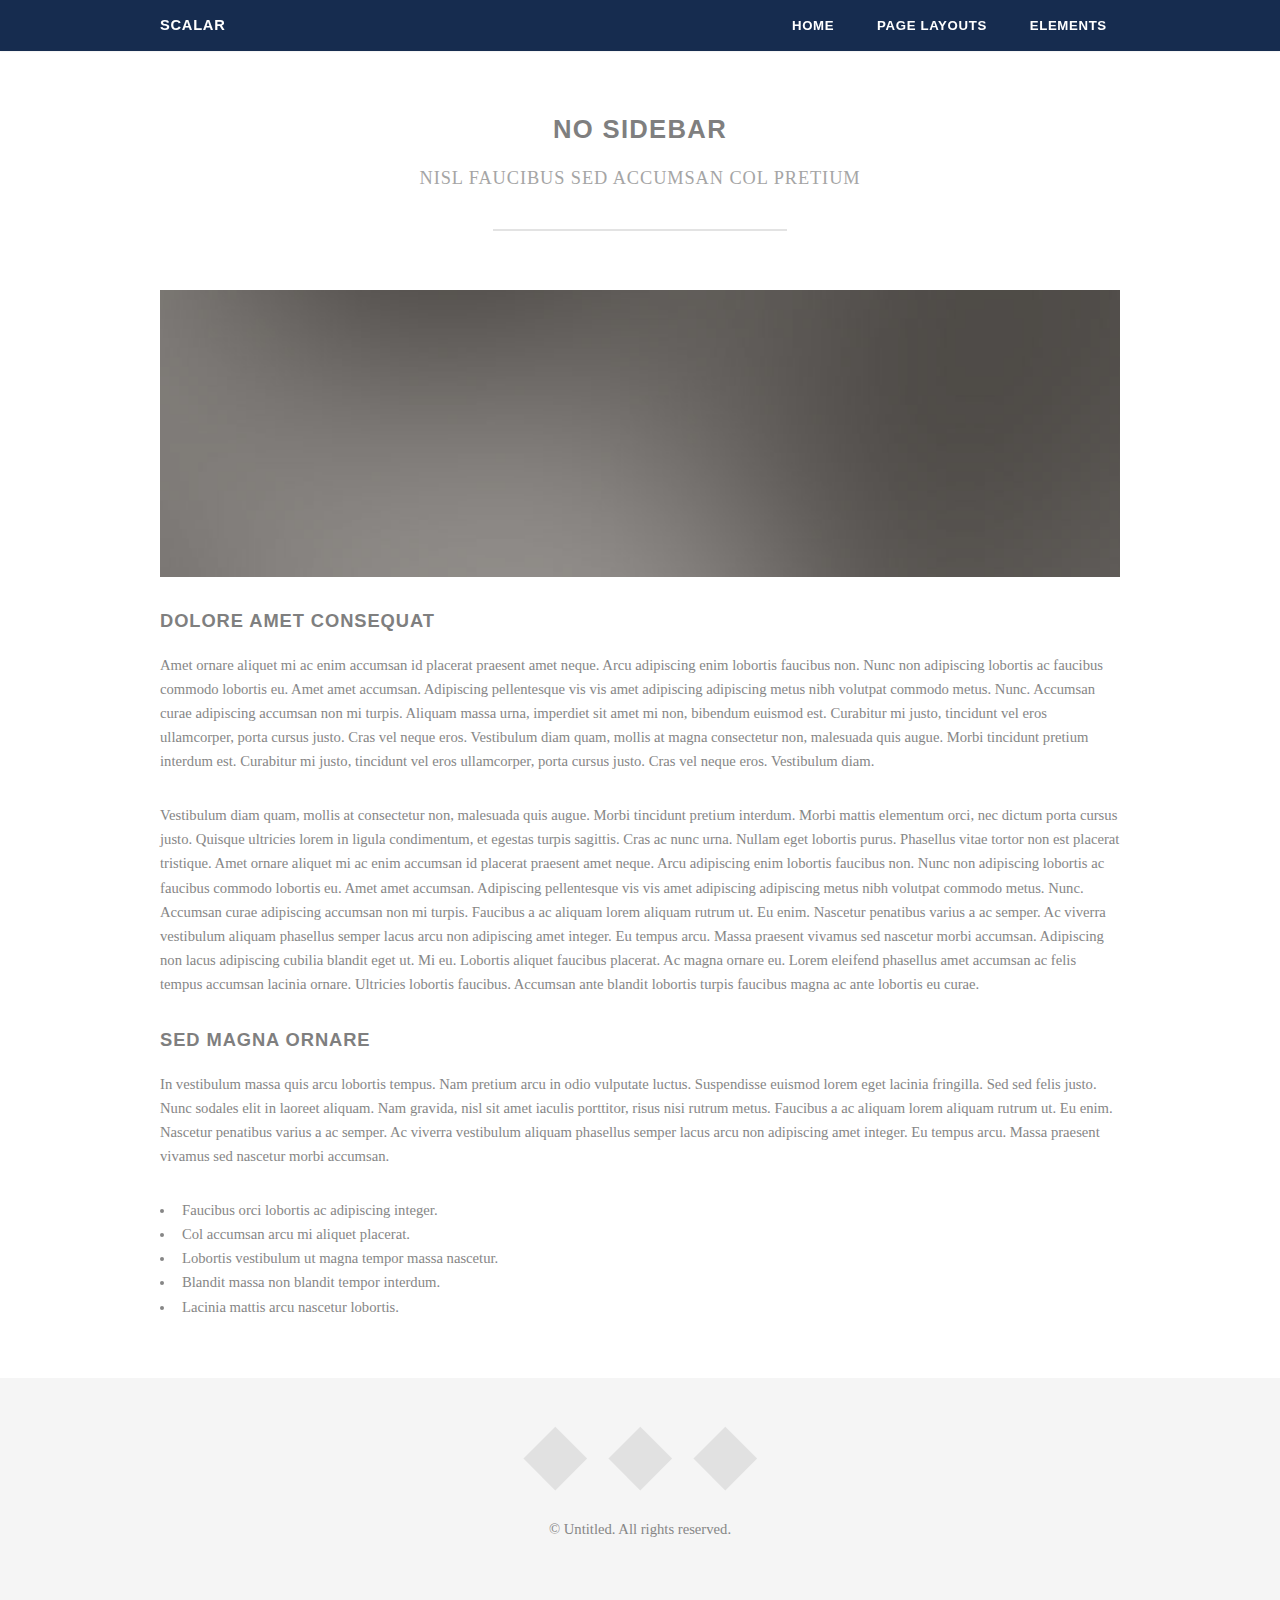
<file: no-sidebar.html>
<!DOCTYPE HTML>
<!--
	Scalar by Pixelarity
	pixelarity.com @pixelarity
	License: pixelarity.com/license
-->
<html>
	<head>
		<title>Untitled</title>
		<meta charset="utf-8" />
		<meta name="viewport" content="width=device-width, initial-scale=1" />
		<!--[if lte IE 8]><script src="assets/js/ie/html5shiv.js"></script><![endif]-->
		<link rel="stylesheet" href="assets/css/main.css" />
		<!--[if lte IE 8]><link rel="stylesheet" href="assets/css/ie8.css" /><![endif]-->
	</head>
	<body>

		<!-- Header -->
			<header id="header">
				<div class="container">
					<h1><a href="index.html" class="icon fa-cube">Scalar</a></h1>
					<nav id="nav">
						<ul>
							<li><a href="index.html">Home</a></li>
							<li>
								<a href="#">Page Layouts</a>
								<ul>
									<li><a href="left-sidebar.html">Left Sidebar</a></li>
									<li><a href="right-sidebar.html">Right Sidebar</a></li>
									<li><a href="no-sidebar.html">No Sidebar</a></li>
									<li><a href="contact.html">Contact</a></li>
									<li>
										<a href="#">Submenu</a>
										<ul>
											<li><a href="#">Option One</a></li>
											<li><a href="#">Option Two</a></li>
											<li><a href="#">Option Three</a></li>
											<li><a href="#">Option Four</a></li>
										</ul>
									</li>
								</ul>
							</li>
							<li><a href="elements.html">Elements</a></li>
						</ul>
					</nav>
				</div>
			</header>

		<!-- Page Wrapper -->
			<div id="page-wrapper">

				<!-- Main-->
					<div id="main" class="wrapper style3">
						<div class="container">
							<header class="major">
								<h2>No Sidebar</h2>
								<p>Nisl faucibus sed accumsan col pretium</p>
							</header>

							<!-- Content -->
								<section id="content">
									<a href="#" class="image fit"><img src="images/pic03.jpg" alt="" /></a>
									<h3>Dolore Amet Consequat</h3>
									<p>Amet ornare aliquet mi ac enim accumsan id placerat praesent amet neque. Arcu adipiscing enim lobortis faucibus non. Nunc non adipiscing lobortis ac faucibus commodo lobortis eu. Amet amet accumsan. Adipiscing pellentesque vis vis amet adipiscing adipiscing metus nibh volutpat commodo metus. Nunc. Accumsan curae adipiscing accumsan non mi turpis. Aliquam massa urna, imperdiet sit amet mi non, bibendum euismod est. Curabitur mi justo, tincidunt vel eros ullamcorper, porta cursus justo. Cras vel neque eros. Vestibulum diam quam, mollis at magna consectetur non, malesuada quis augue. Morbi tincidunt pretium interdum est. Curabitur mi justo, tincidunt vel eros ullamcorper, porta cursus justo. Cras vel neque eros. Vestibulum diam.</p>
									<p>Vestibulum diam quam, mollis at consectetur non, malesuada quis augue. Morbi tincidunt pretium interdum. Morbi mattis elementum orci, nec dictum porta cursus justo. Quisque ultricies lorem in ligula condimentum, et egestas turpis sagittis. Cras ac nunc urna. Nullam eget lobortis purus. Phasellus vitae tortor non est placerat tristique. Amet ornare aliquet mi ac enim accumsan id placerat praesent amet neque. Arcu adipiscing enim lobortis faucibus non. Nunc non adipiscing lobortis ac faucibus commodo lobortis eu. Amet amet accumsan. Adipiscing pellentesque vis vis amet adipiscing adipiscing metus nibh volutpat commodo metus. Nunc. Accumsan curae adipiscing accumsan non mi turpis. Faucibus a ac aliquam lorem aliquam rutrum ut. Eu enim. Nascetur penatibus varius a ac semper. Ac viverra vestibulum aliquam phasellus semper lacus arcu non adipiscing amet integer. Eu tempus arcu. Massa praesent vivamus sed nascetur morbi accumsan. Adipiscing non lacus adipiscing cubilia blandit eget ut. Mi eu. Lobortis aliquet faucibus placerat. Ac magna ornare eu. Lorem eleifend phasellus amet accumsan ac felis tempus accumsan lacinia ornare. Ultricies lobortis faucibus. Accumsan ante blandit lobortis turpis faucibus magna ac ante lobortis eu curae.</p>
									<h3>Sed Magna Ornare</h3>
									<p>In vestibulum massa quis arcu lobortis tempus. Nam pretium arcu in odio vulputate luctus. Suspendisse euismod lorem eget lacinia fringilla. Sed sed felis justo. Nunc sodales elit in laoreet aliquam. Nam gravida, nisl sit amet iaculis porttitor, risus nisi rutrum metus.  Faucibus a ac aliquam lorem aliquam rutrum ut. Eu enim. Nascetur penatibus varius a ac semper. Ac viverra vestibulum aliquam phasellus semper lacus arcu non adipiscing amet integer. Eu tempus arcu. Massa praesent vivamus sed nascetur morbi accumsan.</p>
									<ul>
										<li>Faucibus orci lobortis ac adipiscing integer.</li>
										<li>Col accumsan arcu mi aliquet placerat.</li>
										<li>Lobortis vestibulum ut magna tempor massa nascetur.</li>
										<li>Blandit massa non blandit tempor interdum.</li>
										<li>Lacinia mattis arcu nascetur lobortis.</li>
									</ul>
								</section>

						</div>
					</div>

				<!-- Footer -->
					<footer id="footer">
						<ul class="major-icons">
							<li><a href="#" class="icon fa-facebook"><span class="label">Facebook</span></a></li>
							<li><a href="#" class="icon fa-twitter"><span class="label">Twitter</span></a></li>
							<li><a href="#" class="icon fa-envelope"><span class="label">Email</span></a></li>
						</ul>
						<p class="copyright">&copy; Untitled. All rights reserved.</p>
					</footer>

			</div>

		<!-- Scripts -->
			<script src="assets/js/jquery.min.js"></script>
			<script src="assets/js/jquery.dropotron.min.js"></script>
			<script src="assets/js/skel.min.js"></script>
			<script src="assets/js/util.js"></script>
			<!--[if lte IE 8]><script src="assets/js/ie/respond.min.js"></script><![endif]-->
			<script src="assets/js/main.js"></script>

	</body>
</html>
</file>
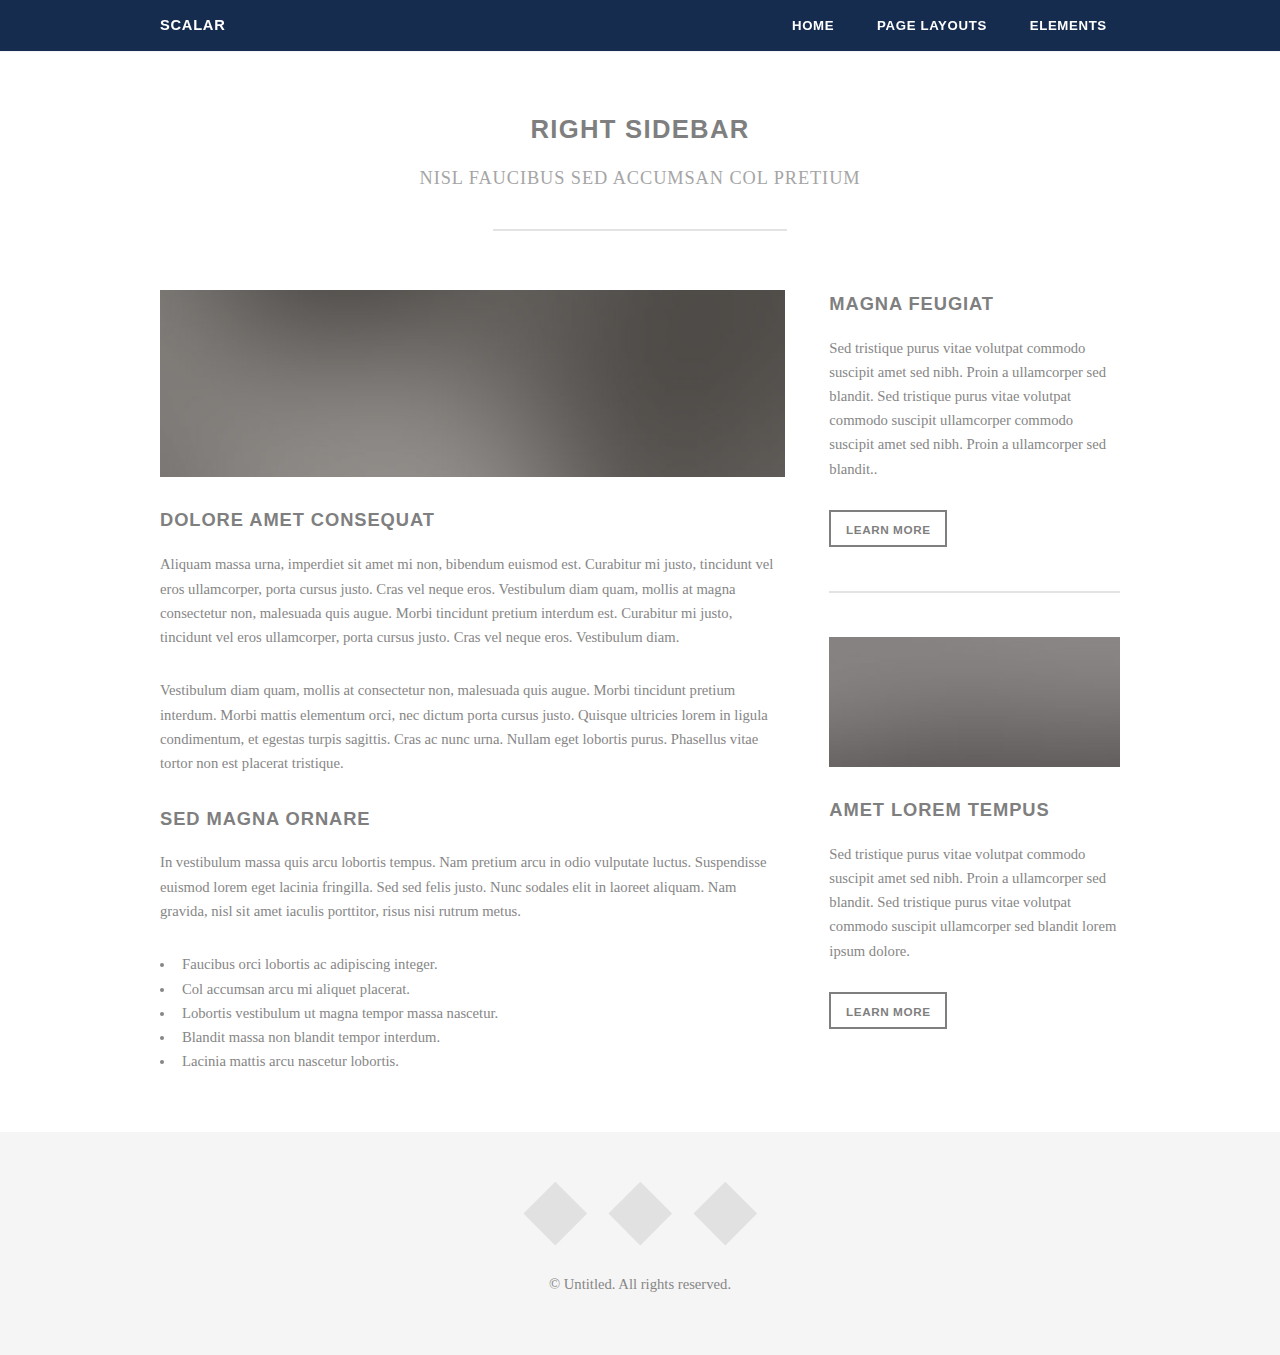
<file: right-sidebar.html>
<!DOCTYPE HTML>
<!--
	Scalar by Pixelarity
	pixelarity.com @pixelarity
	License: pixelarity.com/license
-->
<html>
	<head>
		<title>Untitled</title>
		<meta charset="utf-8" />
		<meta name="viewport" content="width=device-width, initial-scale=1" />
		<!--[if lte IE 8]><script src="assets/js/ie/html5shiv.js"></script><![endif]-->
		<link rel="stylesheet" href="assets/css/main.css" />
		<!--[if lte IE 8]><link rel="stylesheet" href="assets/css/ie8.css" /><![endif]-->
	</head>
	<body>

		<!-- Header -->
			<header id="header">
				<div class="container">
					<h1><a href="index.html" class="icon fa-cube">Scalar</a></h1>
					<nav id="nav">
						<ul>
							<li><a href="index.html">Home</a></li>
							<li>
								<a href="#">Page Layouts</a>
								<ul>
									<li><a href="left-sidebar.html">Left Sidebar</a></li>
									<li><a href="right-sidebar.html">Right Sidebar</a></li>
									<li><a href="no-sidebar.html">No Sidebar</a></li>
									<li><a href="contact.html">Contact</a></li>
									<li>
										<a href="#">Submenu</a>
										<ul>
											<li><a href="#">Option One</a></li>
											<li><a href="#">Option Two</a></li>
											<li><a href="#">Option Three</a></li>
											<li><a href="#">Option Four</a></li>
										</ul>
									</li>
								</ul>
							</li>
							<li><a href="elements.html">Elements</a></li>
						</ul>
					</nav>
				</div>
			</header>

		<!-- Page Wrapper -->
			<div id="page-wrapper">

				<!-- Main-->
					<div id="main" class="wrapper style3">
						<div class="container">
							<header class="major">
								<h2>Right Sidebar</h2>
								<p>Nisl faucibus sed accumsan col pretium</p>
							</header>
							<div class="row 200%">
								<div class="8u 12u$(medium)">

									<!-- Content -->
										<section id="content">
											<a href="#" class="image fit"><img src="images/pic03.jpg" alt="" /></a>
											<h3>Dolore Amet Consequat</h3>
											<p>Aliquam massa urna, imperdiet sit amet mi non, bibendum euismod est. Curabitur mi justo, tincidunt vel eros ullamcorper, porta cursus justo. Cras vel neque eros. Vestibulum diam quam, mollis at magna consectetur non, malesuada quis augue. Morbi tincidunt pretium interdum est. Curabitur mi justo, tincidunt vel eros ullamcorper, porta cursus justo. Cras vel neque eros. Vestibulum diam.</p>
											<p>Vestibulum diam quam, mollis at consectetur non, malesuada quis augue. Morbi tincidunt pretium interdum. Morbi mattis elementum orci, nec dictum porta cursus justo. Quisque ultricies lorem in ligula condimentum, et egestas turpis sagittis. Cras ac nunc urna. Nullam eget lobortis purus. Phasellus vitae tortor non est placerat tristique.</p>
											<h3>Sed Magna Ornare</h3>
											<p>In vestibulum massa quis arcu lobortis tempus. Nam pretium arcu in odio vulputate luctus. Suspendisse euismod lorem eget lacinia fringilla. Sed sed felis justo. Nunc sodales elit in laoreet aliquam. Nam gravida, nisl sit amet iaculis porttitor, risus nisi rutrum metus.</p>
											<ul>
												<li>Faucibus orci lobortis ac adipiscing integer.</li>
												<li>Col accumsan arcu mi aliquet placerat.</li>
												<li>Lobortis vestibulum ut magna tempor massa nascetur.</li>
												<li>Blandit massa non blandit tempor interdum.</li>
												<li>Lacinia mattis arcu nascetur lobortis.</li>
											</ul>
										</section>

								</div>
								<div class="4u$ 12u$(medium)">

									<!-- Sidebar -->
										<section id="sidebar">
											<section>
												<h3>Magna Feugiat</h3>
												<p>Sed tristique purus vitae volutpat commodo suscipit amet sed nibh. Proin a ullamcorper sed blandit. Sed tristique purus vitae volutpat commodo suscipit ullamcorper commodo suscipit amet sed nibh. Proin a ullamcorper sed blandit..</p>
												<footer>
													<ul class="actions">
														<li><a href="#" class="button small">Learn More</a></li>
													</ul>
												</footer>
											</section>
											<hr />
											<section>
												<a href="#" class="image fit"><img src="images/pic04.jpg" alt="" /></a>
												<h3>Amet Lorem Tempus</h3>
												<p>Sed tristique purus vitae volutpat commodo suscipit amet sed nibh. Proin a ullamcorper sed blandit. Sed tristique purus vitae volutpat commodo suscipit ullamcorper sed blandit lorem ipsum dolore.</p>
												<footer>
													<ul class="actions">
														<li><a href="#" class="button small">Learn More</a></li>
													</ul>
												</footer>
											</section>
										</section>

								</div>
							</div>
						</div>
					</div>

				<!-- Footer -->
					<footer id="footer">
						<ul class="major-icons">
							<li><a href="#" class="icon fa-facebook"><span class="label">Facebook</span></a></li>
							<li><a href="#" class="icon fa-twitter"><span class="label">Twitter</span></a></li>
							<li><a href="#" class="icon fa-envelope"><span class="label">Email</span></a></li>
						</ul>
						<p class="copyright">&copy; Untitled. All rights reserved.</p>
					</footer>

			</div>

		<!-- Scripts -->
			<script src="assets/js/jquery.min.js"></script>
			<script src="assets/js/jquery.dropotron.min.js"></script>
			<script src="assets/js/skel.min.js"></script>
			<script src="assets/js/util.js"></script>
			<!--[if lte IE 8]><script src="assets/js/ie/respond.min.js"></script><![endif]-->
			<script src="assets/js/main.js"></script>

	</body>
</html>
</file>
<file: assets/css/fonts.css>
/* Regular */
@font-face {
    font-family: 'League Gothic Italic';
    src: url('assets/css/fonts/leaguegothic-italic-webfont.eot');
    src: url('assets/css/fonts/leaguegothic-italic-webfont.eot?#iefix') format('embedded-opentype'),
         url('assets/css/fonts/leaguegothic-italic-webfont.woff') format('woff'),
         url('assets/css/fonts/leaguegothic-italic-webfont.ttf') format('truetype'),
         url('assets/css/fonts/leaguegothic-italic-webfont.svg#league_gothic_italicregular') format('svg');
    font-weight: normal;
    font-style: italic;
}

/* Italic */
@font-face {
    font-family: 'League Gothic';
    src: url('assets/css/fonts/leaguegothic-regular-webfont.eot');
    src: url('assets/css/fonts/leaguegothic-regular-webfont.eot?#iefix') format('embedded-opentype'),
         url('assets/css/fonts/leaguegothic-regular-webfont.woff') format('woff'),
         url('assets/css/fonts/leaguegothic-regular-webfont.ttf') format('truetype'),
         url('assets/css/fonts/leaguegothic-regular-webfont.svg#league_gothicregular') format('svg');
    font-weight: normal;
    font-style: normal;
}
</file>
<file: assets/css/ie8.css>
/*
	Scalar by Pixelarity
	pixelarity.com @pixelarity
	License: pixelarity.com/license
*/

/* Basic */

	hr {
		border-bottom: solid 2px #ddd;
	}

	blockquote {
		border-left: solid 4px #ddd;
	}

		blockquote.testimonial p {
			background: #333 !important;
		}

			blockquote.testimonial p:after {
				border-top: solid 1em #333 !important;
			}

	code {
		background: #eee;
		border: solid 1px #ddd;
	}

/* Section/Article */

	header.major:after {
		background: #ddd;
	}

/* Form */

	input[type="text"],
	input[type="password"],
	input[type="email"],
	select,
	textarea {
		border: solid 1px #ddd;
	}

	.select-wrapper:before {
		color: #ddd;
	}

	input[type="text"],
	input[type="password"],
	input[type="email"] {
		line-height: 2.75em;
	}

	input[type="checkbox"],
	input[type="radio"] {
		font-size: 3em;
	}

		input[type="checkbox"] + label:before,
		input[type="radio"] + label:before {
			display: none;
		}

/* Box */

	.box {
		border: solid 1px #ddd;
	}

/* List */

	ul.alt li {
		border-top: solid 1px #ddd;
	}

/* Table */

	.table-wrapper {
		-webkit-overflow-scrolling: touch;
		overflow-x: auto;
	}

	table tbody tr {
		border: solid 1px #ddd;
		border-left: 0;
		border-right: 0;
	}

	table thead {
		border-bottom: solid 2px #ddd;
	}

	table tfoot {
		border-top: solid 2px #ddd;
	}

	table.alt tbody tr td {
		border: solid 1px #ddd;
		border-left-width: 0;
		border-top-width: 0;
	}

/* Feature */

	.feature:before {
		background: #ddd;
	}

/* Tree */

	.tree {
		margin: 0;
		padding: 0;
	}

		.tree:before, .tree:after {
			display: none;
		}

/* Wrapper */

	.wrapper.split .secondary > section.even:before {
		background: #ffffff;
	}

	.wrapper.split .secondary > section.odd:before {
		background: #f5f5f5;
	}

/* Banner */

	#banner {
		-ms-behavior: url("assets/js/ie/backgroundsize.min.htc");
	}

/* Footer */

	#footer .icon:after {
		background-color: #ddd;
	}
</file>
<file: assets/css/main.css>
/*
Scalar by Pixelarity
pixelarity.com @pixelarity
License: pixelarity.com/license
 */

/* Reset */

html, body, div, span, applet, object, iframe, h1, h2, h3, h4, h5, h6, p, blockquote, pre, a, abbr, acronym, address, big, cite, code, del, dfn, em, img, ins, kbd, q, s, samp, small, strike, strong, sub, sup, tt, var, b, u, i, center, dl, dt, dd, ol, ul, li, fieldset, form, label, legend, table, caption, tbody, tfoot, thead, tr, th, td, article, aside, canvas, details, embed, figure, figcaption, footer, header, hgroup, menu, nav, output, ruby, section, summary, time, mark, audio, video {
  margin: 0;
  padding: 0;
  border: 0;
  font-size: 100%;
  font: inherit;
  vertical-align: baseline;
}

article, aside, details, figcaption, figure, footer, header, hgroup, menu, nav, section {
  display: block;
}

body {
  line-height: 1;
  text-rendering: optimizeLegibility;
}

ol, ul {
  list-style: none;
}

blockquote, q {
  quotes: none;
}

blockquote:before, blockquote:after, q:before, q:after {
  content: '';
  content: none;
}

table {
  border-collapse: collapse;
  border-spacing: 0;
}

body {
  -webkit-text-size-adjust: none;
}

/* Box Model */

*, *:before, *:after {
  -moz-box-sizing: border-box;
  -webkit-box-sizing: border-box;
  box-sizing: border-box;
}

/* Containers */

.container {
  margin-left: auto;
  margin-right: auto;
}

.container.\31 25\25 {
  width: 100%;
  max-width: 1750px;
  min-width: 1400px;
}

.container.\37 5\25 {
  width: 1050px;
}

.container.\35 0\25 {
  width: 700px;
}

.container.\32 5\25 {
  width: 350px;
}

.container {
  width: 1400px;
}

@media screen and (max-width: 1680px) {

  .container.\31 25\25 {
    width: 100%;
    max-width: 1500px;
    min-width: 1200px;
  }

  .container.\37 5\25 {
    width: 900px;
  }

  .container.\35 0\25 {
    width: 600px;
  }

  .container.\32 5\25 {
    width: 300px;
  }

  .container {
    width: 1200px;
  }

}

@media screen and (max-width: 1280px) {

  .container.\31 25\25 {
    width: 100%;
    max-width: 1200px;
    min-width: 960px;
  }

  .container.\37 5\25 {
    width: 720px;
  }

  .container.\35 0\25 {
    width: 480px;
  }

  .container.\32 5\25 {
    width: 240px;
  }

  .container {
    width: 960px;
  }

}

@media screen and (max-width: 980px) {

  #ticket-block .icon.major {
    display: none;
    visibility: hidden;
  }  

  .container.\31 25\25 {
    width: 100%;
    max-width: 112.5%;
    min-width: 90%;
  }

  .container.\37 5\25 {
    width: 67.5%;
  }

  .container.\35 0\25 {
    width: 45%;
  }

  .container.\32 5\25 {
    width: 22.5%;
  }

  .container {
    width: 90%;
  }

}

@media screen and (max-width: 736px) {

  .container.\31 25\25 {
    width: 100%;
    max-width: 112.5%;
    min-width: 90%;
  }

  .container.\37 5\25 {
    width: 67.5%;
  }

  .container.\35 0\25 {
    width: 45%;
  }

  .container.\32 5\25 {
    width: 22.5%;
  }

  .container {
    width: 90% !important;
  }

}

@media screen and (max-width: 480px) {

  .container.\31 25\25 {
    width: 100%;
    max-width: 112.5%;
    min-width: 90%;
  }

  .container.\37 5\25 {
    width: 67.5%;
  }

  .container.\35 0\25 {
    width: 45%;
  }

  .container.\32 5\25 {
    width: 22.5%;
  }

  .container {
    width: 90% !important;
  }

}

/* Grid */

.row {
  border-bottom: solid 1px transparent;
  -moz-box-sizing: border-box;
  -webkit-box-sizing: border-box;
  box-sizing: border-box;
}

.row > * {
  float: left;
  -moz-box-sizing: border-box;
  -webkit-box-sizing: border-box;
  box-sizing: border-box;
}

.row:after, .row:before {
  content: '';
  display: block;
  clear: both;
  height: 0;
}

.row.uniform > * > :first-child {
  margin-top: 0;
}

.row.uniform > * > :last-child {
  margin-bottom: 0;
}

.row.\30 \25 > * {
  padding: 0 0 0 0em;
}

.row.\30 \25 {
  margin: 0 0 -1px 0em;
}

.row.uniform.\30 \25 > * {
  padding: 0em 0 0 0em;
}

.row.uniform.\30 \25 {
  margin: 0em 0 -1px 0em;
}

.row > * {
  padding: 0 0 0 2em;
}

.row {
  margin: 0 0 -1px -2em;
}

.row.uniform > * {
  padding: 2em 0 0 2em;
}

.row.uniform {
  margin: -2em 0 -1px -2em;
}

.row.\32 00\25 > * {
  padding: 0 0 0 4em;
}

.row.\32 00\25 {
  margin: 0 0 -1px -4em;
}

.row.uniform.\32 00\25 > * {
  padding: 4em 0 0 4em;
}

.row.uniform.\32 00\25 {
  margin: -4em 0 -1px -4em;
}

.row.\31 50\25 > * {
  padding: 0 0 0 3em;
}

.row.\31 50\25 {
  margin: 0 0 -1px -3em;
}

.row.uniform.\31 50\25 > * {
  padding: 3em 0 0 3em;
}

.row.uniform.\31 50\25 {
  margin: -3em 0 -1px -3em;
}

.row.\35 0\25 > * {
  padding: 0 0 0 1em;
}

.row.\35 0\25 {
  margin: 0 0 -1px -1em;
}

.row.uniform.\35 0\25 > * {
  padding: 1em 0 0 1em;
}

.row.uniform.\35 0\25 {
  margin: -1em 0 -1px -1em;
}

.row.\32 5\25 > * {
  padding: 0 0 0 0.5em;
}

.row.\32 5\25 {
  margin: 0 0 -1px -0.5em;
}

.row.uniform.\32 5\25 > * {
  padding: 0.5em 0 0 0.5em;
}

.row.uniform.\32 5\25 {
  margin: -0.5em 0 -1px -0.5em;
}

.\31 2u, .\31 2u\24 {
  width: 100%;
  clear: none;
  margin-left: 0;
}

.\31 1u, .\31 1u\24 {
  width: 91.6666666667%;
  clear: none;
  margin-left: 0;
}

.\31 0u, .\31 0u\24 {
  width: 83.3333333333%;
  clear: none;
  margin-left: 0;
}

.\39 u, .\39 u\24 {
  width: 75%;
  clear: none;
  margin-left: 0;
}

.\38 u, .\38 u\24 {
  width: 66.6666666667%;
  clear: none;
  margin-left: 0;
}

.\37 u, .\37 u\24 {
  width: 58.3333333333%;
  clear: none;
  margin-left: 0;
}

.\36 u, .\36 u\24 {
  width: 50%;
  clear: none;
  margin-left: 0;
}

.\35 u, .\35 u\24 {
  width: 41.6666666667%;
  clear: none;
  margin-left: 0;
}

.\34 u, .\34 u\24 {
  width: 33.3333333333%;
  clear: none;
  margin-left: 0;
}

.\33 u, .\33 u\24 {
  width: 25%;
  clear: none;
  margin-left: 0;
}

.\32 u, .\32 u\24 {
  width: 16.6666666667%;
  clear: none;
  margin-left: 0;
}

.\31 u, .\31 u\24 {
  width: 8.3333333333%;
  clear: none;
  margin-left: 0;
}

.\31 2u\24 + *,
.\31 1u\24 + *,
.\31 0u\24 + *,
.\39 u\24 + *,
.\38 u\24 + *,
.\37 u\24 + *,
.\36 u\24 + *,
.\35 u\24 + *,
.\34 u\24 + *,
.\33 u\24 + *,
.\32 u\24 + *,
.\31 u\24 + * {
  clear: left;
}

.\-11u {
  margin-left: 91.66667%;
}

.\-10u {
  margin-left: 83.33333%;
}

.\-9u {
  margin-left: 75%;
}

.\-8u {
  margin-left: 66.66667%;
}

.\-7u {
  margin-left: 58.33333%;
}

.\-6u {
  margin-left: 50%;
}

.\-5u {
  margin-left: 41.66667%;
}

.\-4u {
  margin-left: 33.33333%;
}

.\-3u {
  margin-left: 25%;
}

.\-2u {
  margin-left: 16.66667%;
}

.\-1u {
  margin-left: 8.33333%;
}

@media screen and (max-width: 1680px) {

  .row > * {
    padding: 0 0 0 2em;
  }

  .row {
    margin: 0 0 -1px -2em;
  }

  .row.uniform > * {
    padding: 2em 0 0 2em;
  }

  .row.uniform {
    margin: -2em 0 -1px -2em;
  }

  .row.\32 00\25 > * {
    padding: 0 0 0 4em;
  }

  .row.\32 00\25 {
    margin: 0 0 -1px -4em;
  }

  .row.uniform.\32 00\25 > * {
    padding: 4em 0 0 4em;
  }

  .row.uniform.\32 00\25 {
    margin: -4em 0 -1px -4em;
  }

  .row.\31 50\25 > * {
    padding: 0 0 0 3em;
  }

  .row.\31 50\25 {
    margin: 0 0 -1px -3em;
  }

  .row.uniform.\31 50\25 > * {
    padding: 3em 0 0 3em;
  }

  .row.uniform.\31 50\25 {
    margin: -3em 0 -1px -3em;
  }

  .row.\35 0\25 > * {
    padding: 0 0 0 1em;
  }

  .row.\35 0\25 {
    margin: 0 0 -1px -1em;
  }

  .row.uniform.\35 0\25 > * {
    padding: 1em 0 0 1em;
  }

  .row.uniform.\35 0\25 {
    margin: -1em 0 -1px -1em;
  }

  .row.\32 5\25 > * {
    padding: 0 0 0 0.5em;
  }

  .row.\32 5\25 {
    margin: 0 0 -1px -0.5em;
  }

  .row.uniform.\32 5\25 > * {
    padding: 0.5em 0 0 0.5em;
  }

  .row.uniform.\32 5\25 {
    margin: -0.5em 0 -1px -0.5em;
  }

  .\31 2u\28xlarge\29, .\31 2u\24\28xlarge\29 {
    width: 100%;
    clear: none;
    margin-left: 0;
  }

  .\31 1u\28xlarge\29, .\31 1u\24\28xlarge\29 {
    width: 91.6666666667%;
    clear: none;
    margin-left: 0;
  }

  .\31 0u\28xlarge\29, .\31 0u\24\28xlarge\29 {
    width: 83.3333333333%;
    clear: none;
    margin-left: 0;
  }

  .\39 u\28xlarge\29, .\39 u\24\28xlarge\29 {
    width: 75%;
    clear: none;
    margin-left: 0;
  }

  .\38 u\28xlarge\29, .\38 u\24\28xlarge\29 {
    width: 66.6666666667%;
    clear: none;
    margin-left: 0;
  }

  .\37 u\28xlarge\29, .\37 u\24\28xlarge\29 {
    width: 58.3333333333%;
    clear: none;
    margin-left: 0;
  }

  .\36 u\28xlarge\29, .\36 u\24\28xlarge\29 {
    width: 50%;
    clear: none;
    margin-left: 0;
  }

  .\35 u\28xlarge\29, .\35 u\24\28xlarge\29 {
    width: 41.6666666667%;
    clear: none;
    margin-left: 0;
  }

  .\34 u\28xlarge\29, .\34 u\24\28xlarge\29 {
    width: 33.3333333333%;
    clear: none;
    margin-left: 0;
  }

  .\33 u\28xlarge\29, .\33 u\24\28xlarge\29 {
    width: 25%;
    clear: none;
    margin-left: 0;
  }

  .\32 u\28xlarge\29, .\32 u\24\28xlarge\29 {
    width: 16.6666666667%;
    clear: none;
    margin-left: 0;
  }

  .\31 u\28xlarge\29, .\31 u\24\28xlarge\29 {
    width: 8.3333333333%;
    clear: none;
    margin-left: 0;
  }

  .\31 2u\24\28xlarge\29 + *,
  .\31 1u\24\28xlarge\29 + *,
  .\31 0u\24\28xlarge\29 + *,
  .\39 u\24\28xlarge\29 + *,
  .\38 u\24\28xlarge\29 + *,
  .\37 u\24\28xlarge\29 + *,
  .\36 u\24\28xlarge\29 + *,
  .\35 u\24\28xlarge\29 + *,
  .\34 u\24\28xlarge\29 + *,
  .\33 u\24\28xlarge\29 + *,
  .\32 u\24\28xlarge\29 + *,
  .\31 u\24\28xlarge\29 + * {
    clear: left;
  }

  .\-11u\28xlarge\29 {
    margin-left: 91.66667%;
  }

  .\-10u\28xlarge\29 {
    margin-left: 83.33333%;
  }

  .\-9u\28xlarge\29 {
    margin-left: 75%;
  }

  .\-8u\28xlarge\29 {
    margin-left: 66.66667%;
  }

  .\-7u\28xlarge\29 {
    margin-left: 58.33333%;
  }

  .\-6u\28xlarge\29 {
    margin-left: 50%;
  }

  .\-5u\28xlarge\29 {
    margin-left: 41.66667%;
  }

  .\-4u\28xlarge\29 {
    margin-left: 33.33333%;
  }

  .\-3u\28xlarge\29 {
    margin-left: 25%;
  }

  .\-2u\28xlarge\29 {
    margin-left: 16.66667%;
  }

  .\-1u\28xlarge\29 {
    margin-left: 8.33333%;
  }

}

@media screen and (max-width: 1280px) {

  .row > * {
    padding: 0 0 0 1.5em;
  }

  .row {
    margin: 0 0 -1px -1.5em;
  }

  .row.uniform > * {
    padding: 1.5em 0 0 1.5em;
  }

  .row.uniform {
    margin: -1.5em 0 -1px -1.5em;
  }

  .row.\32 00\25 > * {
    padding: 0 0 0 3em;
  }

  .row.\32 00\25 {
    margin: 0 0 -1px -3em;
  }

  .row.uniform.\32 00\25 > * {
    padding: 3em 0 0 3em;
  }

  .row.uniform.\32 00\25 {
    margin: -3em 0 -1px -3em;
  }

  .row.\31 50\25 > * {
    padding: 0 0 0 2.25em;
  }

  .row.\31 50\25 {
    margin: 0 0 -1px -2.25em;
  }

  .row.uniform.\31 50\25 > * {
    padding: 2.25em 0 0 2.25em;
  }

  .row.uniform.\31 50\25 {
    margin: -2.25em 0 -1px -2.25em;
  }

  .row.\35 0\25 > * {
    padding: 0 0 0 0.75em;
  }

  .row.\35 0\25 {
    margin: 0 0 -1px -0.75em;
  }

  .row.uniform.\35 0\25 > * {
    padding: 0.75em 0 0 0.75em;
  }

  .row.uniform.\35 0\25 {
    margin: -0.75em 0 -1px -0.75em;
  }

  .row.\32 5\25 > * {
    padding: 0 0 0 0.375em;
  }

  .row.\32 5\25 {
    margin: 0 0 -1px -0.375em;
  }

  .row.uniform.\32 5\25 > * {
    padding: 0.375em 0 0 0.375em;
  }

  .row.uniform.\32 5\25 {
    margin: -0.375em 0 -1px -0.375em;
  }

  .\31 2u\28large\29, .\31 2u\24\28large\29 {
    width: 100%;
    clear: none;
    margin-left: 0;
  }

  .\31 1u\28large\29, .\31 1u\24\28large\29 {
    width: 91.6666666667%;
    clear: none;
    margin-left: 0;
  }

  .\31 0u\28large\29, .\31 0u\24\28large\29 {
    width: 83.3333333333%;
    clear: none;
    margin-left: 0;
  }

  .\39 u\28large\29, .\39 u\24\28large\29 {
    width: 75%;
    clear: none;
    margin-left: 0;
  }

  .\38 u\28large\29, .\38 u\24\28large\29 {
    width: 66.6666666667%;
    clear: none;
    margin-left: 0;
  }

  .\37 u\28large\29, .\37 u\24\28large\29 {
    width: 58.3333333333%;
    clear: none;
    margin-left: 0;
  }

  .\36 u\28large\29, .\36 u\24\28large\29 {
    width: 50%;
    clear: none;
    margin-left: 0;
  }

  .\35 u\28large\29, .\35 u\24\28large\29 {
    width: 41.6666666667%;
    clear: none;
    margin-left: 0;
  }

  .\34 u\28large\29, .\34 u\24\28large\29 {
    width: 33.3333333333%;
    clear: none;
    margin-left: 0;
  }

  .\33 u\28large\29, .\33 u\24\28large\29 {
    width: 25%;
    clear: none;
    margin-left: 0;
  }

  .\32 u\28large\29, .\32 u\24\28large\29 {
    width: 16.6666666667%;
    clear: none;
    margin-left: 0;
  }

  .\31 u\28large\29, .\31 u\24\28large\29 {
    width: 8.3333333333%;
    clear: none;
    margin-left: 0;
  }

  .\31 2u\24\28large\29 + *,
  .\31 1u\24\28large\29 + *,
  .\31 0u\24\28large\29 + *,
  .\39 u\24\28large\29 + *,
  .\38 u\24\28large\29 + *,
  .\37 u\24\28large\29 + *,
  .\36 u\24\28large\29 + *,
  .\35 u\24\28large\29 + *,
  .\34 u\24\28large\29 + *,
  .\33 u\24\28large\29 + *,
  .\32 u\24\28large\29 + *,
  .\31 u\24\28large\29 + * {
    clear: left;
  }

  .\-11u\28large\29 {
    margin-left: 91.66667%;
  }

  .\-10u\28large\29 {
    margin-left: 83.33333%;
  }

  .\-9u\28large\29 {
    margin-left: 75%;
  }

  .\-8u\28large\29 {
    margin-left: 66.66667%;
  }

  .\-7u\28large\29 {
    margin-left: 58.33333%;
  }

  .\-6u\28large\29 {
    margin-left: 50%;
  }

  .\-5u\28large\29 {
    margin-left: 41.66667%;
  }

  .\-4u\28large\29 {
    margin-left: 33.33333%;
  }

  .\-3u\28large\29 {
    margin-left: 25%;
  }

  .\-2u\28large\29 {
    margin-left: 16.66667%;
  }

  .\-1u\28large\29 {
    margin-left: 8.33333%;
  }

}

@media screen and (max-width: 980px) {

  .row > * {
    padding: 0 0 0 1.5em;
  }

  .row {
    margin: 0 0 -1px -1.5em;
  }

  .row.uniform > * {
    padding: 1.5em 0 0 1.5em;
  }

  .row.uniform {
    margin: -1.5em 0 -1px -1.5em;
  }

  .row.\32 00\25 > * {
    padding: 0 0 0 3em;
  }

  .row.\32 00\25 {
    margin: 0 0 -1px -3em;
  }

  .row.uniform.\32 00\25 > * {
    padding: 3em 0 0 3em;
  }

  .row.uniform.\32 00\25 {
    margin: -3em 0 -1px -3em;
  }

  .row.\31 50\25 > * {
    padding: 0 0 0 2.25em;
  }

  .row.\31 50\25 {
    margin: 0 0 -1px -2.25em;
  }

  .row.uniform.\31 50\25 > * {
    padding: 2.25em 0 0 2.25em;
  }

  .row.uniform.\31 50\25 {
    margin: -2.25em 0 -1px -2.25em;
  }

  .row.\35 0\25 > * {
    padding: 0 0 0 0.75em;
  }

  .row.\35 0\25 {
    margin: 0 0 -1px -0.75em;
  }

  .row.uniform.\35 0\25 > * {
    padding: 0.75em 0 0 0.75em;
  }

  .row.uniform.\35 0\25 {
    margin: -0.75em 0 -1px -0.75em;
  }

  .row.\32 5\25 > * {
    padding: 0 0 0 0.375em;
  }

  .row.\32 5\25 {
    margin: 0 0 -1px -0.375em;
  }

  .row.uniform.\32 5\25 > * {
    padding: 0.375em 0 0 0.375em;
  }

  .row.uniform.\32 5\25 {
    margin: -0.375em 0 -1px -0.375em;
  }

  .\31 2u\28medium\29, .\31 2u\24\28medium\29 {
    width: 100%;
    clear: none;
    margin-left: 0;
  }

  .\31 1u\28medium\29, .\31 1u\24\28medium\29 {
    width: 91.6666666667%;
    clear: none;
    margin-left: 0;
  }

  .\31 0u\28medium\29, .\31 0u\24\28medium\29 {
    width: 83.3333333333%;
    clear: none;
    margin-left: 0;
  }

  .\39 u\28medium\29, .\39 u\24\28medium\29 {
    width: 75%;
    clear: none;
    margin-left: 0;
  }

  .\38 u\28medium\29, .\38 u\24\28medium\29 {
    width: 66.6666666667%;
    clear: none;
    margin-left: 0;
  }

  .\37 u\28medium\29, .\37 u\24\28medium\29 {
    width: 58.3333333333%;
    clear: none;
    margin-left: 0;
  }

  .\36 u\28medium\29, .\36 u\24\28medium\29 {
    width: 50%;
    clear: none;
    margin-left: 0;
  }

  .\35 u\28medium\29, .\35 u\24\28medium\29 {
    width: 41.6666666667%;
    clear: none;
    margin-left: 0;
  }

  .\34 u\28medium\29, .\34 u\24\28medium\29 {
    width: 33.3333333333%;
    clear: none;
    margin-left: 0;
  }

  .\33 u\28medium\29, .\33 u\24\28medium\29 {
    width: 25%;
    clear: none;
    margin-left: 0;
  }

  .\32 u\28medium\29, .\32 u\24\28medium\29 {
    width: 16.6666666667%;
    clear: none;
    margin-left: 0;
  }

  .\31 u\28medium\29, .\31 u\24\28medium\29 {
    width: 8.3333333333%;
    clear: none;
    margin-left: 0;
  }

  .\31 2u\24\28medium\29 + *,
  .\31 1u\24\28medium\29 + *,
  .\31 0u\24\28medium\29 + *,
  .\39 u\24\28medium\29 + *,
  .\38 u\24\28medium\29 + *,
  .\37 u\24\28medium\29 + *,
  .\36 u\24\28medium\29 + *,
  .\35 u\24\28medium\29 + *,
  .\34 u\24\28medium\29 + *,
  .\33 u\24\28medium\29 + *,
  .\32 u\24\28medium\29 + *,
  .\31 u\24\28medium\29 + * {
    clear: left;
  }

  .\-11u\28medium\29 {
    margin-left: 91.66667%;
  }

  .\-10u\28medium\29 {
    margin-left: 83.33333%;
  }

  .\-9u\28medium\29 {
    margin-left: 75%;
  }

  .\-8u\28medium\29 {
    margin-left: 66.66667%;
  }

  .\-7u\28medium\29 {
    margin-left: 58.33333%;
  }

  .\-6u\28medium\29 {
    margin-left: 50%;
  }

  .\-5u\28medium\29 {
    margin-left: 41.66667%;
  }

  .\-4u\28medium\29 {
    margin-left: 33.33333%;
  }

  .\-3u\28medium\29 {
    margin-left: 25%;
  }

  .\-2u\28medium\29 {
    margin-left: 16.66667%;
  }

  .\-1u\28medium\29 {
    margin-left: 8.33333%;
  }

}

@media screen and (max-width: 736px) {

  .row > * {
    padding: 0 0 0 1.5em;
  }

  .row {
    margin: 0 0 -1px -1.5em;
  }

  .row.uniform > * {
    padding: 1.5em 0 0 1.5em;
  }

  .row.uniform {
    margin: -1.5em 0 -1px -1.5em;
  }

  .row.\32 00\25 > * {
    padding: 0 0 0 3em;
  }

  .row.\32 00\25 {
    margin: 0 0 -1px -3em;
  }

  .row.uniform.\32 00\25 > * {
    padding: 3em 0 0 3em;
  }

  .row.uniform.\32 00\25 {
    margin: -3em 0 -1px -3em;
  }

  .row.\31 50\25 > * {
    padding: 0 0 0 2.25em;
  }

  .row.\31 50\25 {
    margin: 0 0 -1px -2.25em;
  }

  .row.uniform.\31 50\25 > * {
    padding: 2.25em 0 0 2.25em;
  }

  .row.uniform.\31 50\25 {
    margin: -2.25em 0 -1px -2.25em;
  }

  .row.\35 0\25 > * {
    padding: 0 0 0 0.75em;
  }

  .row.\35 0\25 {
    margin: 0 0 -1px -0.75em;
  }

  .row.uniform.\35 0\25 > * {
    padding: 0.75em 0 0 0.75em;
  }

  .row.uniform.\35 0\25 {
    margin: -0.75em 0 -1px -0.75em;
  }

  .row.\32 5\25 > * {
    padding: 0 0 0 0.375em;
  }

  .row.\32 5\25 {
    margin: 0 0 -1px -0.375em;
  }

  .row.uniform.\32 5\25 > * {
    padding: 0.375em 0 0 0.375em;
  }

  .row.uniform.\32 5\25 {
    margin: -0.375em 0 -1px -0.375em;
  }

  .\31 2u\28small\29, .\31 2u\24\28small\29 {
    width: 100%;
    clear: none;
    margin-left: 0;
  }

  .\31 1u\28small\29, .\31 1u\24\28small\29 {
    width: 91.6666666667%;
    clear: none;
    margin-left: 0;
  }

  .\31 0u\28small\29, .\31 0u\24\28small\29 {
    width: 83.3333333333%;
    clear: none;
    margin-left: 0;
  }

  .\39 u\28small\29, .\39 u\24\28small\29 {
    width: 75%;
    clear: none;
    margin-left: 0;
  }

  .\38 u\28small\29, .\38 u\24\28small\29 {
    width: 66.6666666667%;
    clear: none;
    margin-left: 0;
  }

  .\37 u\28small\29, .\37 u\24\28small\29 {
    width: 58.3333333333%;
    clear: none;
    margin-left: 0;
  }

  .\36 u\28small\29, .\36 u\24\28small\29 {
    width: 50%;
    clear: none;
    margin-left: 0;
  }

  .\35 u\28small\29, .\35 u\24\28small\29 {
    width: 41.6666666667%;
    clear: none;
    margin-left: 0;
  }

  .\34 u\28small\29, .\34 u\24\28small\29 {
    width: 33.3333333333%;
    clear: none;
    margin-left: 0;
  }

  .\33 u\28small\29, .\33 u\24\28small\29 {
    width: 25%;
    clear: none;
    margin-left: 0;
  }

  .\32 u\28small\29, .\32 u\24\28small\29 {
    width: 16.6666666667%;
    clear: none;
    margin-left: 0;
  }

  .\31 u\28small\29, .\31 u\24\28small\29 {
    width: 8.3333333333%;
    clear: none;
    margin-left: 0;
  }

  .\31 2u\24\28small\29 + *,
  .\31 1u\24\28small\29 + *,
  .\31 0u\24\28small\29 + *,
  .\39 u\24\28small\29 + *,
  .\38 u\24\28small\29 + *,
  .\37 u\24\28small\29 + *,
  .\36 u\24\28small\29 + *,
  .\35 u\24\28small\29 + *,
  .\34 u\24\28small\29 + *,
  .\33 u\24\28small\29 + *,
  .\32 u\24\28small\29 + *,
  .\31 u\24\28small\29 + * {
    clear: left;
  }

  .\-11u\28small\29 {
    margin-left: 91.66667%;
  }

  .\-10u\28small\29 {
    margin-left: 83.33333%;
  }

  .\-9u\28small\29 {
    margin-left: 75%;
  }

  .\-8u\28small\29 {
    margin-left: 66.66667%;
  }

  .\-7u\28small\29 {
    margin-left: 58.33333%;
  }

  .\-6u\28small\29 {
    margin-left: 50%;
  }

  .\-5u\28small\29 {
    margin-left: 41.66667%;
  }

  .\-4u\28small\29 {
    margin-left: 33.33333%;
  }

  .\-3u\28small\29 {
    margin-left: 25%;
  }

  .\-2u\28small\29 {
    margin-left: 16.66667%;
  }

  .\-1u\28small\29 {
    margin-left: 8.33333%;
  }

}

@media screen and (max-width: 480px) {

  .row > * {
    padding: 0 0 0 1.5em;
  }

  .row {
    margin: 0 0 -1px -1.5em;
  }

  .row.uniform > * {
    padding: 1.5em 0 0 1.5em;
  }

  .row.uniform {
    margin: -1.5em 0 -1px -1.5em;
  }

  .row.\32 00\25 > * {
    padding: 0 0 0 3em;
  }

  .row.\32 00\25 {
    margin: 0 0 -1px -3em;
  }

  .row.uniform.\32 00\25 > * {
    padding: 3em 0 0 3em;
  }

  .row.uniform.\32 00\25 {
    margin: -3em 0 -1px -3em;
  }

  .row.\31 50\25 > * {
    padding: 0 0 0 2.25em;
  }

  .row.\31 50\25 {
    margin: 0 0 -1px -2.25em;
  }

  .row.uniform.\31 50\25 > * {
    padding: 2.25em 0 0 2.25em;
  }

  .row.uniform.\31 50\25 {
    margin: -2.25em 0 -1px -2.25em;
  }

  .row.\35 0\25 > * {
    padding: 0 0 0 0.75em;
  }

  .row.\35 0\25 {
    margin: 0 0 -1px -0.75em;
  }

  .row.uniform.\35 0\25 > * {
    padding: 0.75em 0 0 0.75em;
  }

  .row.uniform.\35 0\25 {
    margin: -0.75em 0 -1px -0.75em;
  }

  .row.\32 5\25 > * {
    padding: 0 0 0 0.375em;
  }

  .row.\32 5\25 {
    margin: 0 0 -1px -0.375em;
  }

  .row.uniform.\32 5\25 > * {
    padding: 0.375em 0 0 0.375em;
  }

  .row.uniform.\32 5\25 {
    margin: -0.375em 0 -1px -0.375em;
  }

  .\31 2u\28xsmall\29, .\31 2u\24\28xsmall\29 {
    width: 100%;
    clear: none;
    margin-left: 0;
  }

  .\31 1u\28xsmall\29, .\31 1u\24\28xsmall\29 {
    width: 91.6666666667%;
    clear: none;
    margin-left: 0;
  }

  .\31 0u\28xsmall\29, .\31 0u\24\28xsmall\29 {
    width: 83.3333333333%;
    clear: none;
    margin-left: 0;
  }

  .\39 u\28xsmall\29, .\39 u\24\28xsmall\29 {
    width: 75%;
    clear: none;
    margin-left: 0;
  }

  .\38 u\28xsmall\29, .\38 u\24\28xsmall\29 {
    width: 66.6666666667%;
    clear: none;
    margin-left: 0;
  }

  .\37 u\28xsmall\29, .\37 u\24\28xsmall\29 {
    width: 58.3333333333%;
    clear: none;
    margin-left: 0;
  }

  .\36 u\28xsmall\29, .\36 u\24\28xsmall\29 {
    width: 50%;
    clear: none;
    margin-left: 0;
  }

  .\35 u\28xsmall\29, .\35 u\24\28xsmall\29 {
    width: 41.6666666667%;
    clear: none;
    margin-left: 0;
  }

  .\34 u\28xsmall\29, .\34 u\24\28xsmall\29 {
    width: 33.3333333333%;
    clear: none;
    margin-left: 0;
  }

  .\33 u\28xsmall\29, .\33 u\24\28xsmall\29 {
    width: 25%;
    clear: none;
    margin-left: 0;
  }

  .\32 u\28xsmall\29, .\32 u\24\28xsmall\29 {
    width: 16.6666666667%;
    clear: none;
    margin-left: 0;
  }

  .\31 u\28xsmall\29, .\31 u\24\28xsmall\29 {
    width: 8.3333333333%;
    clear: none;
    margin-left: 0;
  }

  .\31 2u\24\28xsmall\29 + *,
  .\31 1u\24\28xsmall\29 + *,
  .\31 0u\24\28xsmall\29 + *,
  .\39 u\24\28xsmall\29 + *,
  .\38 u\24\28xsmall\29 + *,
  .\37 u\24\28xsmall\29 + *,
  .\36 u\24\28xsmall\29 + *,
  .\35 u\24\28xsmall\29 + *,
  .\34 u\24\28xsmall\29 + *,
  .\33 u\24\28xsmall\29 + *,
  .\32 u\24\28xsmall\29 + *,
  .\31 u\24\28xsmall\29 + * {
    clear: left;
  }

  .\-11u\28xsmall\29 {
    margin-left: 91.66667%;
  }

  .\-10u\28xsmall\29 {
    margin-left: 83.33333%;
  }

  .\-9u\28xsmall\29 {
    margin-left: 75%;
  }

  .\-8u\28xsmall\29 {
    margin-left: 66.66667%;
  }

  .\-7u\28xsmall\29 {
    margin-left: 58.33333%;
  }

  .\-6u\28xsmall\29 {
    margin-left: 50%;
  }

  .\-5u\28xsmall\29 {
    margin-left: 41.66667%;
  }

  .\-4u\28xsmall\29 {
    margin-left: 33.33333%;
  }

  .\-3u\28xsmall\29 {
    margin-left: 25%;
  }

  .\-2u\28xsmall\29 {
    margin-left: 16.66667%;
  }

  .\-1u\28xsmall\29 {
    margin-left: 8.33333%;
  }

}

/* Basic */

body {
  background: #f5f5f5;
}

body.is-loading *, body.is-loading *:before, body.is-loading *:after {
  -moz-animation: none !important;
  -webkit-animation: none !important;
  -ms-animation: none !important;
  animation: none !important;
  -moz-transition: none !important;
  -webkit-transition: none !important;
  -ms-transition: none !important;
  transition: none !important;
}

body, input, select, textarea {
  color: #868686;
  font-family: 'Roboto Slab', serif;
  font-size: 13pt;
  font-weight: 400;
  line-height: 1.65em;
}

a {
  color: #E24A38;
  text-decoration: underline;
}

a:hover {
  text-decoration: none;
}

strong, b {
  color: #7f7f7f;
  font-weight: 700;
}

em, i {
  font-style: italic;
}

p {
  margin: 0 0 2em 0;
}

h1, h2, h3, h4, h5, h6 {
  color: #7f7f7f;
  font-family: "Source Sans Pro", Helvetica, sans-serif;
  font-weight: 700;
  letter-spacing: 0.05em;
  line-height: 1em;
  margin: 0 0 1em 0;
  text-transform: uppercase;
}

h1 a, h2 a, h3 a, h4 a, h5 a, h6 a {
  color: inherit;
  text-decoration: none;
}

h2 {
  font-size: 1.75em;
  line-height: 1.5em;
}

h3 {
  font-size: 1.25em;
  line-height: 1.5em;
}

h4 {
  font-size: 1.1em;
  line-height: 1.5em;
}

h5 {
  font-size: 0.9em;
  line-height: 1.5em;
}

h6 {
  font-size: 0.7em;
  line-height: 1.5em;
}

sub {
  font-size: 0.8em;
  position: relative;
  top: 0.5em;
}

sup {
  font-size: 0.8em;
  position: relative;
  top: -0.5em;
}

hr {
  border: 0;
  border-bottom: solid 2px rgba(144, 144, 144, 0.25);
  margin: 3em 0;
}

hr.major {
  margin: 6em 0;
}

blockquote {
  border-left: solid 4px rgba(144, 144, 144, 0.25);
  font-style: italic;
  margin: 0 0 2em 0;
  padding: 0.5em 0 0.5em 2em;
}

blockquote.testimonial {
  border: 0;
  margin-top: 1em;
  padding: 0;
  text-align: center;
}

blockquote.testimonial p {
  background: rgba(144, 144, 144, 0.2);
  margin: 0 auto 2.5em auto;
  padding: 1em 2em;
  position: relative;
  max-width: 22em;
  font-style: normal;
}

blockquote.testimonial p:after {
  border-left: solid 1em transparent;
  border-right: solid 1em transparent;
  border-top: solid 1em rgba(144, 144, 144, 0.2);
  bottom: -2em;
  content: '';
  height: 2em;
  left: 50%;
  margin: 0 0 0 -1em;
  position: absolute;
  width: 2em;
}

blockquote.testimonial cite {
  display: block;
}

blockquote.testimonial cite .image {
  display: inline-block;
  margin: 0 0 1em 0;
}

blockquote.testimonial cite .name {
  color: #7f7f7f;
  display: block;
  font-style: normal;
}

blockquote.testimonial cite .title {
  color: #A5A5a5;
  display: block;
  font-style: normal;
}

code {
  background: rgba(144, 144, 144, 0.075);
  border: solid 1px rgba(144, 144, 144, 0.25);
  font-family: "Courier New", monospace;
  font-size: 0.9em;
  margin: 0 0.25em;
  padding: 0.25em 0.65em;
}

pre {
  -webkit-overflow-scrolling: touch;
  font-family: "Courier New", monospace;
  font-size: 0.9em;
  margin: 0 0 2em 0;
}

pre code {
  display: block;
  line-height: 1.75em;
  padding: 1em 1.5em;
  overflow-x: auto;
}

.align-left {
  text-align: left;
}

.align-center {
  text-align: center;
}

.align-right {
  text-align: right;
}

/* Section/Article */

section.special, article.special {
  text-align: center;
}

header p {
  color: #A5A5a5;
  font-family: 'Roboto Slab', serif;
  font-weight: 400;
  letter-spacing: 0.05em;
  margin: 0 0 2em 0;
  position: relative;
  text-transform: uppercase;
}

header h2 + p {
  font-size: 1.25em;
  margin-top: -0.5em;
  line-height: 1.5em;
}

header h3 + p {
  font-size: 1.1em;
  margin-top: -0.8em;
  line-height: 1.5em;
}

header h4 + p,
header h5 + p,
header h6 + p {
  font-size: 0.9em;
  margin-top: -0.6em;
  line-height: 1.5em;
}

header.major {
  margin: 0 0 4em 0;
  text-align: center;
}

header.major:after {
  height: 2px;
  width: 20em;
  max-width: 60%;
  background: rgba(144, 144, 144, 0.25);
  content: '';
  display: block;
  margin: 0 auto;
}

/* Form */

form {
  margin: 0 0 2em 0;
}

label {
  color: #7f7f7f;
  display: block;
  font-size: 0.9em;
  font-weight: 600;
  margin: 0 0 1em 0;
}

input[type="text"],
input[type="password"],
input[type="email"],
input[type="tel"],
input[type="number"],
input[type="url"],
select,
textarea {
  -moz-appearance: none;
  -webkit-appearance: none;
  -ms-appearance: none;
  appearance: none;
  background: rgba(144, 144, 144, 0.075);
  border: none;
  border: solid 1px rgba(144, 144, 144, 0.25);
  border-radius: 0 !important;
  color: inherit;
  display: block;
  outline: 0;
  padding: 0 1em;
  text-decoration: none;
  width: 100%;
}

input[type="text"]:invalid,
input[type="password"]:invalid,
input[type="email"]:invalid,
input[type="tel"]:invalid,
input[type="number"]:invalid,
input[type="url"]:invalid,
select:invalid,
textarea:invalid {
  box-shadow: none;
}

input[type="text"]:focus,
input[type="password"]:focus,
input[type="email"]:focus,
input[type="tel"]:focus,
input[type="number"]:focus,
input[type="url"]:focus,
select:focus,
textarea:focus {
  border-color: #4A6DA6;
  box-shadow: 0 0 0 1px #4A6DA6;
}

.select-wrapper {
  text-decoration: none;
  display: block;
  position: relative;
}

.select-wrapper:before {
  -moz-osx-font-smoothing: grayscale;
  -webkit-font-smoothing: antialiased;
  font-family: FontAwesome;
  font-style: normal;
  font-weight: normal;
  text-transform: none !important;
}

.select-wrapper:before {
  content: '\f078';
  color: rgba(144, 144, 144, 0.25);
  display: block;
  height: 2.75em;
  line-height: 2.75em;
  pointer-events: none;
  position: absolute;
  right: 0;
  text-align: center;
  top: 0;
  width: 2.75em;
}

.select-wrapper select::-ms-expand {
  display: none;
}

input[type="text"],
input[type="password"],
input[type="email"],
input[type="tel"],
input[type="number"],
input[type="url"],
select {
  height: 2.75em;
}

textarea {
  padding: 0.75em 1em;
}

input[type="checkbox"],
input[type="radio"] {
  -moz-appearance: none;
  -webkit-appearance: none;
  -ms-appearance: none;
  appearance: none;
  display: block;
  float: left;
  margin-right: -2em;
  opacity: 0;
  width: 1em;
  z-index: -1;
}

input[type="checkbox"] + label,
input[type="radio"] + label {
  text-decoration: none;
  color: #868686;
  cursor: pointer;
  display: inline-block;
  font-size: 1em;
  font-weight: 400;
  padding-left: 2.4em;
  padding-right: 0.75em;
  position: relative;
}

input[type="checkbox"] + label:before,
input[type="radio"] + label:before {
  -moz-osx-font-smoothing: grayscale;
  -webkit-font-smoothing: antialiased;
  font-family: FontAwesome;
  font-style: normal;
  font-weight: normal;
  text-transform: none !important;
}

input[type="checkbox"] + label:before,
input[type="radio"] + label:before {
  background: rgba(144, 144, 144, 0.075);
  border: solid 1px rgba(144, 144, 144, 0.25);
  content: '';
  display: inline-block;
  height: 1.65em;
  left: 0;
  line-height: 1.58125em;
  position: absolute;
  text-align: center;
  top: 0;
  width: 1.65em;
}

input[type="checkbox"]:checked + label:before,
input[type="radio"]:checked + label:before {
  background: #162C4F;
  border-color: #162C4F;
  color: #ffffff;
  content: '\f00c';
}

input[type="checkbox"]:focus + label:before,
input[type="radio"]:focus + label:before {
  border-color: #E24A38;
  box-shadow: 0 0 0 1px #E24A38;
}

input[type="radio"] + label:before {
  border-radius: 100%;
}

::-webkit-input-placeholder {
  color: #A5A5a5 !important;
  opacity: 1.0;
}

:-moz-placeholder {
  color: #A5A5a5 !important;
  opacity: 1.0;
}

::-moz-placeholder {
  color: #A5A5a5 !important;
  opacity: 1.0;
}

:-ms-input-placeholder {
  color: #A5A5a5 !important;
  opacity: 1.0;
}

.formerize-placeholder {
  color: #A5A5a5 !important;
  opacity: 1.0;
}

/* Box */

.box {
  border: solid 1px rgba(144, 144, 144, 0.25);
  margin-bottom: 2em;
  padding: 1.5em;
}

.box > :last-child,
.box > :last-child > :last-child,
.box > :last-child > :last-child > :last-child {
  margin-bottom: 0;
}

.box.alt {
  border: 0;
  border-radius: 0;
  padding: 0;
}

/* Icon */

.icon {
  text-decoration: none;
  border-bottom: none;
  position: relative;
}

.icon:before {
  -moz-osx-font-smoothing: grayscale;
  -webkit-font-smoothing: antialiased;
  font-family: FontAwesome;
  font-style: normal;
  font-weight: normal;
  text-transform: none !important;
}

.icon > .label {
  display: none;
}

.icon.major {
  display: block;
  height: 4.5em;
  line-height: 4.5em;
  margin: 1em auto 3em auto;
  position: relative;
  text-align: center;
  width: 4.5em;
}

.icon.major:before {
  color: #ffffff;
  font-size: 2em;
  position: relative;
  z-index: 1;
}

.icon.major:after {
  -moz-transform: rotate(45deg);
  -webkit-transform: rotate(45deg);
  -ms-transform: rotate(45deg);
  transform: rotate(45deg);
  background: #E24A38;
  content: '';
  height: inherit;
  left: 0;
  line-height: inherit;
  position: absolute;
  top: 0;
  width: inherit;
}

.icon.major.fa-paper-plane:before, .icon.major.fa-paper-plane-o:before {
  left: -0.125em;
}

/* Image */

.image {
  border: 0;
  display: inline-block;
  position: relative;
}

.image img {
  display: block;
}

.image.left {
  float: left;
  padding: 0 1.5em 1em 0;
  top: 0.25em;
}

.image.right {
  float: right;
  padding: 0 0 1em 1.5em;
  top: 0.25em;
}

.image.left, .image.right {
  max-width: 40%;
}

.image.left img, .image.right img {
  width: 100%;
}

.image.fit {
  display: block;
  margin: 0 0 2em 0;
  width: 100%;
}

.image.fit img {
  width: 100%;
}

.image.style1 {
  background: #ffffff;
  border-radius: 0.5em;
  border: solid 2em #ffffff;
  box-shadow: 0 2px 0 0 rgba(0, 0, 0, 0.125);
  margin-top: -0.25em;
}

.image.style1:after {
  background: #f0f0f0;
  border-radius: 100%;
  content: '';
  display: block;
  height: 0.75em;
  margin: -0.5em 0.5em 0 0;
  position: absolute;
  right: -2em;
  top: 50%;
  width: 0.75em;
}

.image.style2 {
  background: rgba(144, 144, 144, 0.2);
  border-radius: 100%;
  overflow: hidden;
}

.image.style2 img {
  border-radius: 100%;
}

/* List */

ol {
  list-style: decimal;
  margin: 0 0 2em 0;
  padding-left: 1.25em;
}

ol li {
  padding-left: 0.25em;
}

ul {
  list-style: disc;
  margin: 0 0 2em 0;
  padding-left: 1em;
}

ul li {
  padding-left: 0.5em;
}

ul.alt {
  list-style: none;
  padding-left: 0;
}

ul.alt li {
  border-top: solid 1px rgba(144, 144, 144, 0.25);
  padding: 0.5em 0;
}

ul.alt li:first-child {
  border-top: 0;
  padding-top: 0;
}

ul.icons {
  cursor: default;
  list-style: none;
  padding-left: 0;
}

ul.icons li {
  display: inline-block;
  padding: 0 1em 0 0;
}

ul.icons li:last-child {
  padding-right: 0 !important;
}

ul.icons li .icon:before {
  font-size: 2em;
}

ul.major-icons {
  cursor: default;
  list-style: none;
  padding-left: 0;
}

ul.major-icons li {
  display: inline-block;
  padding: 0 2.5em 0 0;
}

ul.major-icons li:last-child {
  padding-right: 0 !important;
}

ul.major-icons li .icon {
  display: block;
  font-size: 0.675em;
  height: 4.5em;
  line-height: 4.5em;
  position: relative;
  text-align: center;
  width: 4.5em;
}

ul.major-icons li .icon:before {
  color: #ffffff;
  font-size: 2em;
  position: relative;
  z-index: 1;
}

ul.major-icons li .icon:after {
  -moz-transform: rotate(45deg);
  -webkit-transform: rotate(45deg);
  -ms-transform: rotate(45deg);
  transform: rotate(45deg);
  background: #E24A38;
  content: '';
  height: inherit;
  left: 0;
  line-height: inherit;
  position: absolute;
  top: 0;
  width: inherit;
}

ul.actions {
  cursor: default;
  list-style: none;
  padding-left: 0;
}

ul.actions li {
  display: inline-block;
  padding: 0 1em 0 0;
  vertical-align: middle;
}

ul.actions li:last-child {
  padding-right: 0;
}

ul.actions.small li {
  padding: 0 0.5em 0 0;
}

ul.actions.vertical li {
  display: block;
  padding: 1em 0 0 0;
}

ul.actions.vertical li:first-child {
  padding-top: 0;
}

ul.actions.vertical li > * {
  margin-bottom: 0;
}

ul.actions.vertical.small li {
  padding: 0.5em 0 0 0;
}

ul.actions.vertical.small li:first-child {
  padding-top: 0;
}

ul.actions.fit {
  display: table;
  margin-left: -1em;
  padding: 0;
  table-layout: fixed;
  width: calc(100% + 1em);
}

ul.actions.fit li {
  display: table-cell;
  padding: 0 0 0 1em;
}

ul.actions.fit li > * {
  margin-bottom: 0;
}

ul.actions.fit.small {
  margin-left: -0.5em;
  width: calc(100% + 0.5em);
}

ul.actions.fit.small li {
  padding: 0 0 0 0.5em;
}

dl {
  margin: 0 0 2em 0;
}

/* Table */

.table-wrapper {
  -webkit-overflow-scrolling: touch;
  overflow-x: auto;
}

table {
  margin: 0 0 2em 0;
  width: 100%;
}

table tbody tr {
  border: solid 1px rgba(144, 144, 144, 0.25);
  border-left: 0;
  border-right: 0;
}

table tbody tr:nth-child(2n + 1) {
  background-color: rgba(144, 144, 144, 0.075);
}

table td {
  padding: 0.75em 0.75em;
}

table th {
  color: #7f7f7f;
  font-size: 0.9em;
  font-weight: 600;
  padding: 0 0.75em 0.75em 0.75em;
  text-align: left;
}

table thead {
  border-bottom: solid 2px rgba(144, 144, 144, 0.25);
}

table tfoot {
  border-top: solid 2px rgba(144, 144, 144, 0.25);
}

table.alt {
  border-collapse: separate;
}

table.alt tbody tr td {
  border: solid 1px rgba(144, 144, 144, 0.25);
  border-left-width: 0;
  border-top-width: 0;
}

table.alt tbody tr td:first-child {
  border-left-width: 1px;
}

table.alt tbody tr:first-child td {
  border-top-width: 1px;
}

table.alt thead {
  border-bottom: 0;
}

table.alt tfoot {
  border-top: 0;
}

/* Button */

input[type="submit"],
input[type="reset"],
input[type="button"],
.button {
  -moz-appearance: none;
  -webkit-appearance: none;
  -ms-appearance: none;
  appearance: none;
  -moz-transition: background-color 0.2s ease-in-out, color 0.2s ease-in-out;
  -webkit-transition: background-color 0.2s ease-in-out, color 0.2s ease-in-out;
  -ms-transition: background-color 0.2s ease-in-out, color 0.2s ease-in-out;
  transition: background-color 0.2s ease-in-out, color 0.2s ease-in-out;
  background-color: transparent;
  border: 0;
  border: solid 2px #7f7f7f;
  border-radius: 0 !important;
  color: #7f7f7f !important;
  cursor: pointer;
  display: inline-block;
  font-family: "Montserrat", Helvetica, sans-serif;
  font-weight: 700;
  height: 3em;
  height: calc(3em + 2px);
  letter-spacing: 0.05em;
  line-height: 3em;
  padding: 0 1.25em;
  text-align: center;
  text-decoration: none;
  text-transform: uppercase;
  white-space: nowrap;
}

input[type="submit"]:hover,
input[type="reset"]:hover,
input[type="button"]:hover,
.button:hover {
  background-color: rgba(144, 144, 144, 0.075);
}

input[type="submit"]:active,
input[type="reset"]:active,
input[type="button"]:active,
.button:active {
  background-color: rgba(144, 144, 144, 0.2);
}

input[type="submit"].icon,
input[type="reset"].icon,
input[type="button"].icon,
.button.icon {
  padding: 0 1.25em 0 1.35em;
}

input[type="submit"].icon:before,
input[type="reset"].icon:before,
input[type="button"].icon:before,
.button.icon:before {
  margin: 0 0.5em 0 0;
}

input[type="submit"].icon-after,
input[type="reset"].icon-after,
input[type="button"].icon-after,
.button.icon-after {
  padding: 0 1.35em 0 1.25em;
}

input[type="submit"].icon-after:before,
input[type="reset"].icon-after:before,
input[type="button"].icon-after:before,
.button.icon-after:before {
  margin: 0 0 0 0.75em;
  float: right;
}

input[type="submit"].fit,
input[type="reset"].fit,
input[type="button"].fit,
.button.fit {
  display: block;
  margin: 0 0 1em 0;
  width: 100%;
}

input[type="submit"].small,
input[type="reset"].small,
input[type="button"].small,
.button.small {
  font-size: 0.8em;
}

input[type="submit"].big,
input[type="reset"].big,
input[type="button"].big,
.button.big {
  font-size: 1.35em;
}

input[type="submit"].special,
input[type="reset"].special,
input[type="button"].special,
.button.special {
  background-color: #E24A38;
  border: 0;
  color: #ffffff !important;
  height: 3em;
}

input[type="submit"].special:hover,
input[type="reset"].special:hover,
input[type="button"].special:hover,
.button.special:hover {
  background-color: #f27e79;
}

input[type="submit"].special:active,
input[type="reset"].special:active,
input[type="button"].special:active,
.button.special:active {
  background-color: #ee524b;
}

input[type="submit"].disabled, input[type="submit"]:disabled,
input[type="reset"].disabled,
input[type="reset"]:disabled,
input[type="button"].disabled,
input[type="button"]:disabled,
.button.disabled,
.button:disabled {
  background-color: #868686 !important;
  border: 0;
  color: #f5f5f5 !important;
  cursor: default;
  height: 3em;
  opacity: 0.25;
}

/* Feature */

.feature {
  margin: 0 0 2em 0;
  padding-left: 7.5em;
  position: relative;
  text-align: left;
}

.feature:before {
  background: rgba(144, 144, 144, 0.25);
  content: '';
  height: 100%;
  left: 5.5em;
  position: absolute;
  top: 0;
  width: 1px;
}

.feature .icon.major {
  font-size: 0.675em;
  left: 0;
  position: absolute;
  top: 0;
}

.feature p {
  margin: 0;
}

/* Tree */

.tree {
  margin: 1em 0 0 0;
  padding: 3em 0 0 0;
  position: relative;
}

.tree:before {
  background: rgba(144, 144, 144, 0.25);
  content: '';
  display: block;
  height: 3.25em;
  left: 50%;
  margin-left: -0.5px;
  position: absolute;
  top: 1px;
  width: 1px;
}

.tree:after {
  background: rgba(144, 144, 144, 0.25);
  content: '';
  display: block;
  height: 1px;
  left: -4em;
  position: absolute;
  top: 0;
  width: calc(100% + 4em);
}

.tree.first:after {
  left: 50%;
  width: 50%;
}

.tree.last:after {
  width: calc(50% + 4em);
}

/* Wrapper */

.wrapper {
  padding: 6em 0 4em 0 ;
}

.wrapper:after {
  clear: both;
  content: '';
  display: block;
}

.wrapper.split {
  overflow-x: hidden;
  padding: 0;
}

.wrapper.split .primary {
  padding: 6em 4em 4em 0 ;
  float: left;
  width: 50%;
}

.wrapper.split .secondary {
  color: #838886;
  float: left;
  width: 50%;
}

.wrapper.split .secondary > section {
  padding: 4em 0 2em 4em ;
  color: #868686;
  position: relative;
}

.wrapper.split .secondary > section > * {
  position: relative;
  z-index: 1;
}

.wrapper.split .secondary > section:before {
  content: '';
  display: block;
  height: 100%;
  left: 0;
  position: absolute;
  top: 0;
  width: 1000%;
  z-index: 0;
}

.wrapper.split .secondary > section:nth-child(2n):before {
  background: #ffffff;
}

.wrapper.split .secondary > section:nth-child(2n + 1):before {
  background: #f5f5f5;
}

.wrapper.split .secondary > section h1, .wrapper.split .secondary > section h2, .wrapper.split .secondary > section h3, .wrapper.split .secondary > section h4, .wrapper.split .secondary > section h5, .wrapper.split .secondary > section h6 {
  color: #7f7f7f;
}

.wrapper.split .secondary > section strong, .wrapper.split .secondary > section b {
  color: #7f7f7f;
}

.wrapper.split .secondary > section header p {
  color: #A5A5a5;
}

.wrapper.split .secondary > section input[type="submit"],
.wrapper.split .secondary > section input[type="reset"],
.wrapper.split .secondary > section input[type="button"],
.wrapper.split .secondary > section .button {
  border-color: #7f7f7f;
  color: #7f7f7f !important;
}

.wrapper.split .secondary > section input[type="submit"]:hover,
.wrapper.split .secondary > section input[type="reset"]:hover,
.wrapper.split .secondary > section input[type="button"]:hover,
.wrapper.split .secondary > section .button:hover {
  background-color: rgba(144, 144, 144, 0.075);
}

.wrapper.split .secondary > section input[type="submit"]:active,
.wrapper.split .secondary > section input[type="reset"]:active,
.wrapper.split .secondary > section input[type="button"]:active,
.wrapper.split .secondary > section .button:active {
  background-color: rgba(144, 144, 144, 0.2);
}

.wrapper.split .secondary > section .image.style2 {
  background: rgba(144, 144, 144, 0.075);
}

.wrapper.style1 {
  background-color: #E24A38;
  color: #fbd9d7;
}

.wrapper.style1.split .secondary > section h1, .wrapper.style1.split .secondary > section h2, .wrapper.style1.split .secondary > section h3, .wrapper.style1.split .secondary > section h4, .wrapper.style1.split .secondary > section h5, .wrapper.style1.split .secondary > section h6 {
  color: #E24A38;
}

.wrapper.style1 h1, .wrapper.style1 h2, .wrapper.style1 h3, .wrapper.style1 h4, .wrapper.style1 h5, .wrapper.style1 h6, .wrapper.style1 strong, .wrapper.style1 b {
  color: #ffffff;
}

.wrapper.style1 header p {
  color: #f9c2c0;
}

.wrapper.style1 input[type="submit"],
.wrapper.style1 input[type="reset"],
.wrapper.style1 input[type="button"],
.wrapper.style1 .button {
  border-color: #ffffff;
  color: #ffffff !important;
}

.wrapper.style1 input[type="submit"]:hover,
.wrapper.style1 input[type="reset"]:hover,
.wrapper.style1 input[type="button"]:hover,
.wrapper.style1 .button:hover {
  background-color: rgba(255, 255, 255, 0.075);
}

.wrapper.style1 input[type="submit"]:active,
.wrapper.style1 input[type="reset"]:active,
.wrapper.style1 input[type="button"]:active,
.wrapper.style1 .button:active {
  background-color: rgba(255, 255, 255, 0.2);
}

.wrapper.style1 .image.style2 {
  background: rgba(255, 255, 255, 0.2);
}

.wrapper.style1 blockquote.testimonial p {
  background-color: #4A6DA6;
}

.wrapper.style1 blockquote.testimonial p:after {
  border-top-color: #4A6DA6;
}

.wrapper.style1 blockquote.testimonial cite .name {
  color: #162C4F;
}

.wrapper.style1 blockquote.testimonial cite .title {
  color: #f9c2c0;
}

.wrapper.style1 .tree:before {
  background: #ffffff;
}

.wrapper.style1 .tree:after {
  background: #ffffff;
}

.wrapper.style1 .icon.major:before {
  color: #E24A38;
}

.wrapper.style1 .icon.major:after {
  background: #ffffff;
}

.wrapper.style2 {
  background-color: #f5f5f5;
}

.wrapper.style3 {
  background-color: #ffffff;
}

.wrapper.style4 {
  background-color: #C1CCDB;
  color: #dfdee4;
}

.wrapper.style4.split .secondary > section h1, .wrapper.style4.split .secondary > section h2, .wrapper.style4.split .secondary > section h3, .wrapper.style4.split .secondary > section h4, .wrapper.style4.split .secondary > section h5, .wrapper.style4.split .secondary > section h6 {
  color: #162C4F;
}

.wrapper.style4 h1, .wrapper.style4 h2, .wrapper.style4 h3, .wrapper.style4 h4, .wrapper.style4 h5, .wrapper.style4 h6, .wrapper.style4 strong, .wrapper.style4 b {
  color: #ffffff;
}

.wrapper.style4 header p {
  color: #cbcbd3;
}

.wrapper.style4 input[type="submit"],
.wrapper.style4 input[type="reset"],
.wrapper.style4 input[type="button"],
.wrapper.style4 .button {
  border-color: #ffffff;
  color: #ffffff !important;
}

.wrapper.style4 input[type="submit"]:hover,
.wrapper.style4 input[type="reset"]:hover,
.wrapper.style4 input[type="button"]:hover,
.wrapper.style4 .button:hover {
  background-color: rgba(255, 255, 255, 0.075);
}

.wrapper.style4 input[type="submit"]:active,
.wrapper.style4 input[type="reset"]:active,
.wrapper.style4 input[type="button"]:active,
.wrapper.style4 .button:active {
  background-color: rgba(255, 255, 255, 0.2);
}

.wrapper.style4 .image.style2 {
  background: rgba(255, 255, 255, 0.075);
}

.wrapper.style4 blockquote.testimonial p {
  background-color: #4A6DA6;
}

.wrapper.style4 blockquote.testimonial p:after {
  border-top-color: #4A6DA6;
}

.wrapper.style4 blockquote.testimonial cite .name {
  color: #ffffff;
  font-weight: bold;
}

.wrapper.style4 blockquote.testimonial cite .title {
  color: #ffffff;
}

.wrapper.style4 .tree:before {
  background: #ffffff;
}

.wrapper.style4 .tree:after {
  background: #ffffff;
}

.wrapper.style4 .icon.major:before {
  color: #162C4F;
}

.wrapper.style4 .icon.major:after {
  background: #ffffff;
}

/* Header */

#page-wrapper {
  padding-top: 4.5em;
}

#header {
  background: #162C4F;
  box-shadow: 0 0 2px 0 rgba(0, 0, 0, 0.125);
  color: #dfdee4;
  height: 4.5em;
  left: 0;
  line-height: 4.5em;
  position: fixed;
  top: 0;
  width: 100%;
  z-index: 10000;
}

#header .container {
  position: relative;
}

#header .icon:before {
  color: #E24A38;
}

#header h1, #header h2, #header h3, #header h4, #header h5, #header h6, #header strong, #header b {
  color: #ffffff;
}

#header h1 {
  font-size: 1.25em;
  height: inherit;
  left: 0;
  line-height: inherit;
  position: absolute;
  top: 0;
}

#logo {
  width: auto;
  height: calc(4.5em - 22px);
  margin: 11px 0;
}

#header h1 a.icon:before {
  margin-right: 0.5em;
}

#header nav {
  height: inherit;
  line-height: inherit;
  position: absolute;
  right: 0;
  top: 0;
}

#header nav > ul {
  list-style: none;
  margin: 0;
  padding: 0;
}

#header nav > ul > li {
  -moz-transition: background-color 0.2s ease-in-out;
  -webkit-transition: background-color 0.2s ease-in-out;
  -ms-transition: background-color 0.2s ease-in-out;
  transition: background-color 0.2s ease-in-out;
  display: inline-block;
  margin: 0 0.5em;
  padding: 0;
}

#header nav > ul > li > a {
  color: #ffffff;
  display: block;
  font-family: "Montserrat", Helvetica, sans-serif;
  font-weight: 700;
  letter-spacing: 0.05em;
  line-height: 2.5em;
  padding: 0 1em;
  text-decoration: none;
  text-transform: uppercase;
}

#header nav > ul > li > a.icon:before {
  margin-right: 0.5em;
}

#header nav > ul > li.active {
  background-color: rgba(0, 0, 0, 0.075);
}

#header nav > ul > li.current {
  background-color: rgba(0, 0, 0, 0.25);
}

#header nav > ul > li > ul {
  display: none;
}

#header nav > ul > li:last-child {
  margin-right: 0;
}

.dropotron {
  background: #162C4F;
  box-shadow: 0 1px 3px 0 rgba(0, 0, 0, 0.075);
  color: #dfdee4;
  list-style: none;
  margin-top: -0.5em;
  min-width: 15em;
  padding: 0.5em 0;
}

.dropotron > li {
  box-shadow: inset 0 1px 0 0 rgba(255, 255, 255, 0.1);
  padding: 0;
}

.dropotron > li > a {
  color: #dfdee4;
  display: block;
  font-family: "Montserrat", Helvetica, sans-serif;
  font-weight: 400;
  letter-spacing: 0.05em;
  line-height: 2.75em;
  padding: 0 1em;
  text-decoration: none;
  text-transform: uppercase;
}

.dropotron > li:hover > a, .dropotron > li.active > a {
  background-color: #E24A38;
  color: #ffffff !important;
}

.dropotron > li:first-child {
  box-shadow: none !important;
}

.dropotron.level-0 {
  font-size: 0.8em;
  margin-top: 3.5em;
}

.dropotron.level-0:before {
  border-bottom: solid 1em #162C4F;
  border-left: solid 1em transparent;
  border-right: solid 1em transparent;
  content: '';
  display: block;
  height: 2em;
  left: 50%;
  margin-left: -1em;
  position: absolute;
  top: -2em;
  width: 2em;
}

/* Banner */

#banner {
  padding: 9em 0 7em 0 ;
  background-color: #423e3a;
  background-image: url("../../images/tritone_expo_splash.png");
  background-position: center bottom;
  background-repeat: no-repeat;
  background-size: cover;
  color: #cfcecd;
}

#banner h1, #banner h2, #banner h3, #banner h4, #banner h5, #banner h6, #banner strong, #banner b {
  color: #ffffff;
}

#banner h2 {
  font-size: 70px;
  margin-bottom: 0;
  letter-spacing: 1px;
  line-height: 1;
}

#banner h3 {
  font-size: 29px;
  letter-spacing: 1px;
}

#banner header p {
  color: #ffffff;
  font-size: 16px;
}

#banner input[type="submit"],
#banner input[type="reset"],
#banner input[type="button"],
#banner .button {
  border-color: #ffffff;
  color: #ffffff !important;
}

#banner .button.tickets-main {
  background-color: #162C4F;
}

#banner .button.tickets-main:hover {
  background-color: #E04B3E;
}

#banner input[type="submit"]:hover,
#banner input[type="reset"]:hover,
#banner input[type="button"]:hover,
#banner .button:hover {
  /*background-color: rgba(255, 255, 255, 0.075); */
  background-color: #162C4F;
}

#banner input[type="submit"]:active,
#banner input[type="reset"]:active,
#banner input[type="button"]:active,
#banner .button:active {
  background-color: rgba(255, 255, 255, 0.2);
}

/* Footer */

#footer {
  padding: 6em 0 4em 0 ;
  text-align: center;
}

#footer .icon:before {
  -moz-transition: color 0.2s ease-in-out;
  -webkit-transition: color 0.2s ease-in-out;
  -ms-transition: color 0.2s ease-in-out;
  transition: color 0.2s ease-in-out;
  color: #A5A5a5;
}

#footer .icon:after {
  -moz-transition: background-color 0.2s ease-in-out;
  -webkit-transition: background-color 0.2s ease-in-out;
  -ms-transition: background-color 0.2s ease-in-out;
  transition: background-color 0.2s ease-in-out;
  background-color: rgba(144, 144, 144, 0.2);
}

#footer .icon:hover:before {
  color: #ffffff;
}

#footer .icon:hover:after {
  background-color: #E24A38;
}

.sponsor.image.fit img {
  padding: 10px 20px;
  width: calc(100% - 40px);
}

h2.exhibitor-heading {
  margin-bottom: 0;
}

.exhibitor-heading-sponsor {
  color: #A5A5a5;
}

#first-floor hr, #second-floor hr {
  display:none;
}

#first-floor header p, #second-floor header p {
  margin-bottom: 1em;
}

#first-floor header h2, #second-floor header h2 {
  white-space: nowrap;
  overflow: hidden;
  text-overflow: ellipsis;
}

/* XLarge */

@media screen and (max-width: 1680px) {

  /* Basic */

  body, input, select, textarea {
    font-size: 11pt;
  }

}

/* Large */

@media screen and (max-width: 1280px) {

  /* Basic */

  body, input, select, textarea {
    font-size: 11pt;
  }

  /* Tree */

  .tree:after {
    left: -3em;
    width: calc(100% + 3em);
  }

  .tree.last:after {
    width: calc(50% + 3em);
  }

  /* Wrapper */

  .wrapper {
    padding: 4em 0 2em 0 ;
  }

  .wrapper.split .primary {
    padding: 3em 3em 1em 0 ;
  }

  .wrapper.split .secondary > section {
    padding: 3em 0 1em 3em ;
  }

  /* Header */

  #page-wrapper {
    padding-top: 3.5em;
  }

  #header {
    height: 3.5em;
    line-height: 3.5em;
  }

  #header h1 {
    font-size: 1em;
  }

  #logo {
    height: 37px;
    margin: 6px 0;
  }

  #header nav {
    font-size: 0.9em;
  }

  .dropotron.level-0 {
    font-size: 0.9em;
  }

  /* Banner */

  #banner {
    padding: 6em 0 4em 0 ;
  }

  /* Footer */

  #footer {
    padding: 4em 0 2em 0 ;
  }

}

/* Medium */

#navPanel, #navButton {
  display: none;
}

@media screen and (max-width: 980px) {

  /* Basic */

  html, body {
    overflow-x: hidden;
  }

  body, input, select, textarea {
    font-size: 12pt;
  }

  blockquote.testimonial {
    margin-top: 0;
  }

  blockquote.testimonial p {
    max-width: 30em;
  }

  /* Wrapper */

  .wrapper.split .primary {
    padding: 3em 0 1em 0 ;
    float: none;
    width: 100%;
  }

  .wrapper.split .secondary {
    float: none;
    width: 100%;
  }

  .wrapper.split .secondary > section {
    padding: 3em 3em 1em 3em ;
    left: -3em;
    width: calc(100% + 6em);
  }

  .wrapper.split .secondary > section:before {
    width: 100%;
  }

  /* Header */

  #page-wrapper {
    padding-top: 3em;
  }

  #header {
    -moz-backface-visibility: hidden;
    -webkit-backface-visibility: hidden;
    -ms-backface-visibility: hidden;
    backface-visibility: hidden;
    -moz-transition: -moz-transform 0.5s ease;
    -webkit-transition: -webkit-transform 0.5s ease;
    -ms-transition: -ms-transform 0.5s ease;
    transition: transform 0.5s ease;
    height: 3em;
    line-height: 3em;
  }

  #header .container {
    width: 100% !important;
  }

  #header h1 {
    margin-left: 1em;
  }

  #logo {
    height: 34px;
    margin: 5px 0;
    margin-left: 1em;
  }

  #header nav {
    display: none;
  }

  /* Banner */

  #banner {
    padding: 8em 0 6em 0 ;
  }

  #banner h2 {
    font-size: 70px;
  }

  #banner h3 {
    font-size: 33px;
  }

  /* Off-Canvas Navigation */

  #page-wrapper {
    -moz-backface-visibility: hidden;
    -webkit-backface-visibility: hidden;
    -ms-backface-visibility: hidden;
    backface-visibility: hidden;
    -moz-transition: -moz-transform 0.5s ease;
    -webkit-transition: -webkit-transform 0.5s ease;
    -ms-transition: -ms-transform 0.5s ease;
    transition: transform 0.5s ease;
    padding-bottom: 1px;
  }

  #navButton {
    -moz-backface-visibility: hidden;
    -webkit-backface-visibility: hidden;
    -ms-backface-visibility: hidden;
    backface-visibility: hidden;
    -moz-transition: -moz-transform 0.5s ease;
    -webkit-transition: -webkit-transform 0.5s ease;
    -ms-transition: -ms-transform 0.5s ease;
    transition: transform 0.5s ease;
    display: block;
    height: 3em;
    right: 0;
    position: fixed;
    top: 0;
    width: 100%;
    z-index: 10001;
  }

  #navButton .toggle {
    text-decoration: none;
    height: 100%;
    left: 0;
    position: absolute;
    top: 0;
    width: 100%;
  }

  #navButton .toggle:before {
    -moz-osx-font-smoothing: grayscale;
    -webkit-font-smoothing: antialiased;
    font-family: FontAwesome;
    font-style: normal;
    font-weight: normal;
    text-transform: none !important;
  }

  #navButton .toggle:before {
    background: #E24A38;
    color: #fbd9d7;
    content: '\f0c9';
    display: block;
    font-size: 16px;
    height: 3em;
    line-height: 3em;
    position: absolute;
    right: 0;
    text-align: center;
    top: 0;
    width: 4em;
  }

  #navPanel {
    -moz-backface-visibility: hidden;
    -webkit-backface-visibility: hidden;
    -ms-backface-visibility: hidden;
    backface-visibility: hidden;
    background-image: -moz-linear-gradient(top, rgba(0,0,0,0.25), rgba(0,0,0,0.25)), -moz-linear-gradient(top, rgba(0,0,0,0) 75%, rgba(0,0,0,0.1));
    background-image: -webkit-linear-gradient(top, rgba(0,0,0,0.25), rgba(0,0,0,0.25)), -webkit-linear-gradient(top, rgba(0,0,0,0) 75%, rgba(0,0,0,0.1));
    background-image: -ms-linear-gradient(top, rgba(0,0,0,0.25), rgba(0,0,0,0.25)), -ms-linear-gradient(top, rgba(0,0,0,0) 75%, rgba(0,0,0,0.1));
    background-image: linear-gradient(top, rgba(0,0,0,0.25), rgba(0,0,0,0.25)), linear-gradient(top, rgba(0,0,0,0) 75%, rgba(0,0,0,0.1));
    -moz-transform: translateY(-20em);
    -webkit-transform: translateY(-20em);
    -ms-transform: translateY(-20em);
    transform: translateY(-20em);
    -moz-transition: -moz-transform 0.5s ease;
    -webkit-transition: -webkit-transform 0.5s ease;
    -ms-transition: -ms-transform 0.5s ease;
    transition: transform 0.5s ease;
    background-color: #162C4F;
    color: #dfdee4;
    display: block;
    height: 20em;
    left: 0;
    overflow-y: auto;
    position: fixed;
    top: 0;
    width: 100%;
    z-index: 10002;
  }

  #navPanel .link {
    box-shadow: inset 0 1px 0 0 rgba(255, 255, 255, 0.1);
    color: #dfdee4;
    display: block;
    font-family: "Montserrat", Helvetica, sans-serif;
    font-size: 0.8em;
    font-weight: 400;
    letter-spacing: 0.05em;
    line-height: 4em;
    padding: 0 1.5em;
    text-decoration: none;
    text-transform: uppercase;
  }

  #navPanel .link:first-child {
    box-shadow: none;
  }

  #navPanel .link.depth-0 {
    color: #ffffff;
  }

  #navPanel .link .indent-1 {
    display: inline-block;
    width: 1.25em;
  }

  #navPanel .link .indent-2 {
    display: inline-block;
    width: 2.5em;
  }

  #navPanel .link .indent-3 {
    display: inline-block;
    width: 3.75em;
  }

  #navPanel .link .indent-4 {
    display: inline-block;
    width: 5em;
  }

  #navPanel .link .indent-5 {
    display: inline-block;
    width: 6.25em;
  }

  html.navPanel-visible {
    overflow-y: hidden;
  }

  html.navPanel-visible body {
    overflow-y: hidden;
  }

  html.navPanel-visible body #page-wrapper,
  html.navPanel-visible body #navButton,
  html.navPanel-visible body #header {
    -moz-transform: translateY(20em);
    -webkit-transform: translateY(20em);
    -ms-transform: translateY(20em);
    transform: translateY(20em);
  }

  html.navPanel-visible body #navPanel {
    -moz-transform: translateY(0);
    -webkit-transform: translateY(0);
    -ms-transform: translateY(0);
    transform: translateY(0);
  }

  /* Landing */

  body.landing #banner {
    text-align: center;
  }

  body.landing #one {
    text-align: center;
  }

  body.landing #two {
    text-align: center;
  }

  #first-floor hr, #second-floor hr {
    display:block;
  }

  #second-floor hr {
    margin-top:3em; 
  }

  #second-floor ul:last-child {
    margin-bottom:3em;
  }

}

@media screen and (max-width: 980px) and (max-height: 480px) {

  #navPanel {
    -moz-transform: translateY(-13em);
    -webkit-transform: translateY(-13em);
    -ms-transform: translateY(-13em);
    transform: translateY(-13em);
    height: 13em;
  }

  html.navPanel-visible body #page-wrapper,
  html.navPanel-visible body #navButton,
  html.navPanel-visible body #header {
    -moz-transform: translateY(13em);
    -webkit-transform: translateY(13em);
    -ms-transform: translateY(13em);
    transform: translateY(13em);
  }

}

/* Small */

@media screen and (max-width: 736px) {

  /* Basic */

  body, input, select, textarea {
    font-size: 12pt;
  }

  h1 br, h2 br, h3 br, h4 br, h5 br, h6 br {
    display: none;
  }

  h2 {
    font-size: 1.35em;
  }

  h3 {
    font-size: 1.1em;
  }

  h4 {
    font-size: 1em;
  }

  /* Section/Article */

  header p br {
    display: none;
  }

  header h2 + p {
    font-size: 1.1em;
  }

  header h3 + p {
    font-size: 1em;
  }

  /* Icon */

  .icon.major {
    height: 3.75em;
    line-height: 3.75em;
    width: 3.75em;
  }

  .icon.major:before {
    font-size: 1.75em;
  }

  /* Image */

  .image.style1 {
    border-width: 0.75em;
  }

  .image.style1:after {
    display: none;
  }

  /* List */

  ul.major-icons li {
    padding-right: 1.5em;
  }

  ul.major-icons li .icon {
    font-size: 0.5em;
  }

  /* Feature */

  .feature {
    padding-left: 5em;
  }

  .feature:before {
    left: 3.75em;
  }

  .feature .icon.major {
    font-size: 0.5em;
  }

  /* Tree */

  .tree {
    margin: 0;
    padding: 0;
  }

  .tree:before, .tree:after {
    display: none;
  }

  /* Header */

  #page-wrapper {
    padding-top: 44px;
  }

  #header {
    height: 44px;
    line-height: 44px;
  }

  #header h1 {
    font-size: 0.9em;
  }

  /* Banner */

  #banner {
    padding: 4em 0 2em 0 ;
  }

  #banner h2 {
    font-size: 45px;
  }

  #banner h3 {
    font-size: 22px;
  }

  /* Off-Canvas Navigation */

  #navButton .toggle:before {
    height: 44px;
    line-height: 44px;
    width: 44px;
  }

  #navPanel .link {
    line-height: 44px;
    padding: 0 1.25em;
  }

  .sponsor.image.fit img {
    padding: 5px;
  }

}

/* XSmall */

@media screen and (max-width: 480px) {

  /* Basic */

  html, body {
    min-width: 320px;
  }

  body, input, select, textarea {
    font-size: 12pt;
  }

  /* List */

  ul.actions {
    margin: 0 0 2em 0;
  }

  ul.actions li {
    display: block;
    padding: 1em 0 0 0;
    text-align: center;
    width: 100%;
  }

  ul.actions li:first-child {
    padding-top: 0;
  }

  ul.actions li > * {
    margin: 0 !important;
    width: 100%;
  }

  ul.actions li > *.icon:before {
    margin-left: -2em;
  }

  ul.actions.small li {
    padding: 0.5em 0 0 0;
  }

  ul.actions.small li:first-child {
    padding-top: 0;
  }

  /* Button */

  input[type="submit"],
  input[type="reset"],
  input[type="button"],
  .button {
    padding: 0;
  }

  input[type="submit"].icon-after:before,
  input[type="reset"].icon-after:before,
  input[type="button"].icon-after:before,
  .button.icon-after:before {
    display: none;
  }

  /* Banner */

  #banner {
    padding: 5em 0 3em 0 ;
  }

}

.google-maps {
  position: relative;
  padding-bottom: 75%; // This is the aspect ratio
  height: 0;
  overflow: hidden;
}
.google-maps iframe {
  position: absolute;
  top: 0;
  left: 0;
  width: 100% !important;
  height: 100% !important;
}

#ticket-block .icon.major {
  margin: 1em 2em 1em 0;
}
</file>
